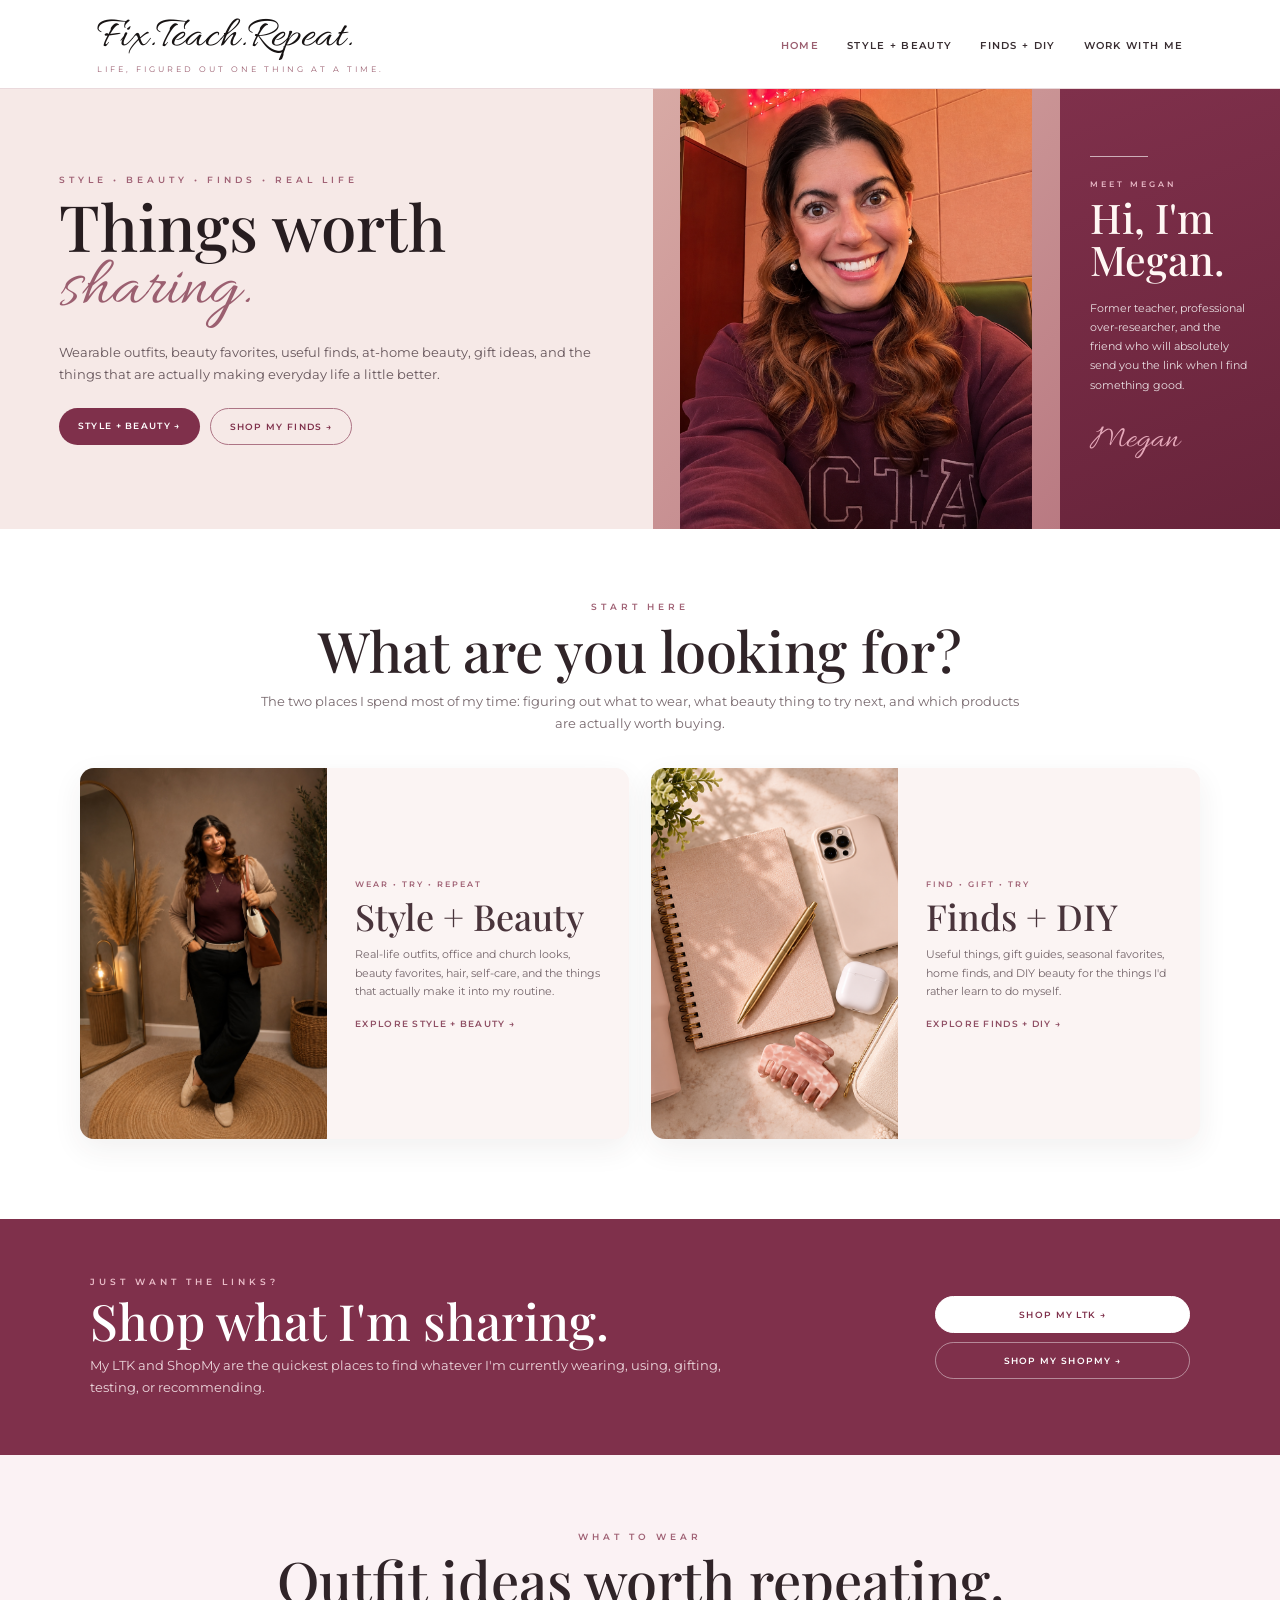
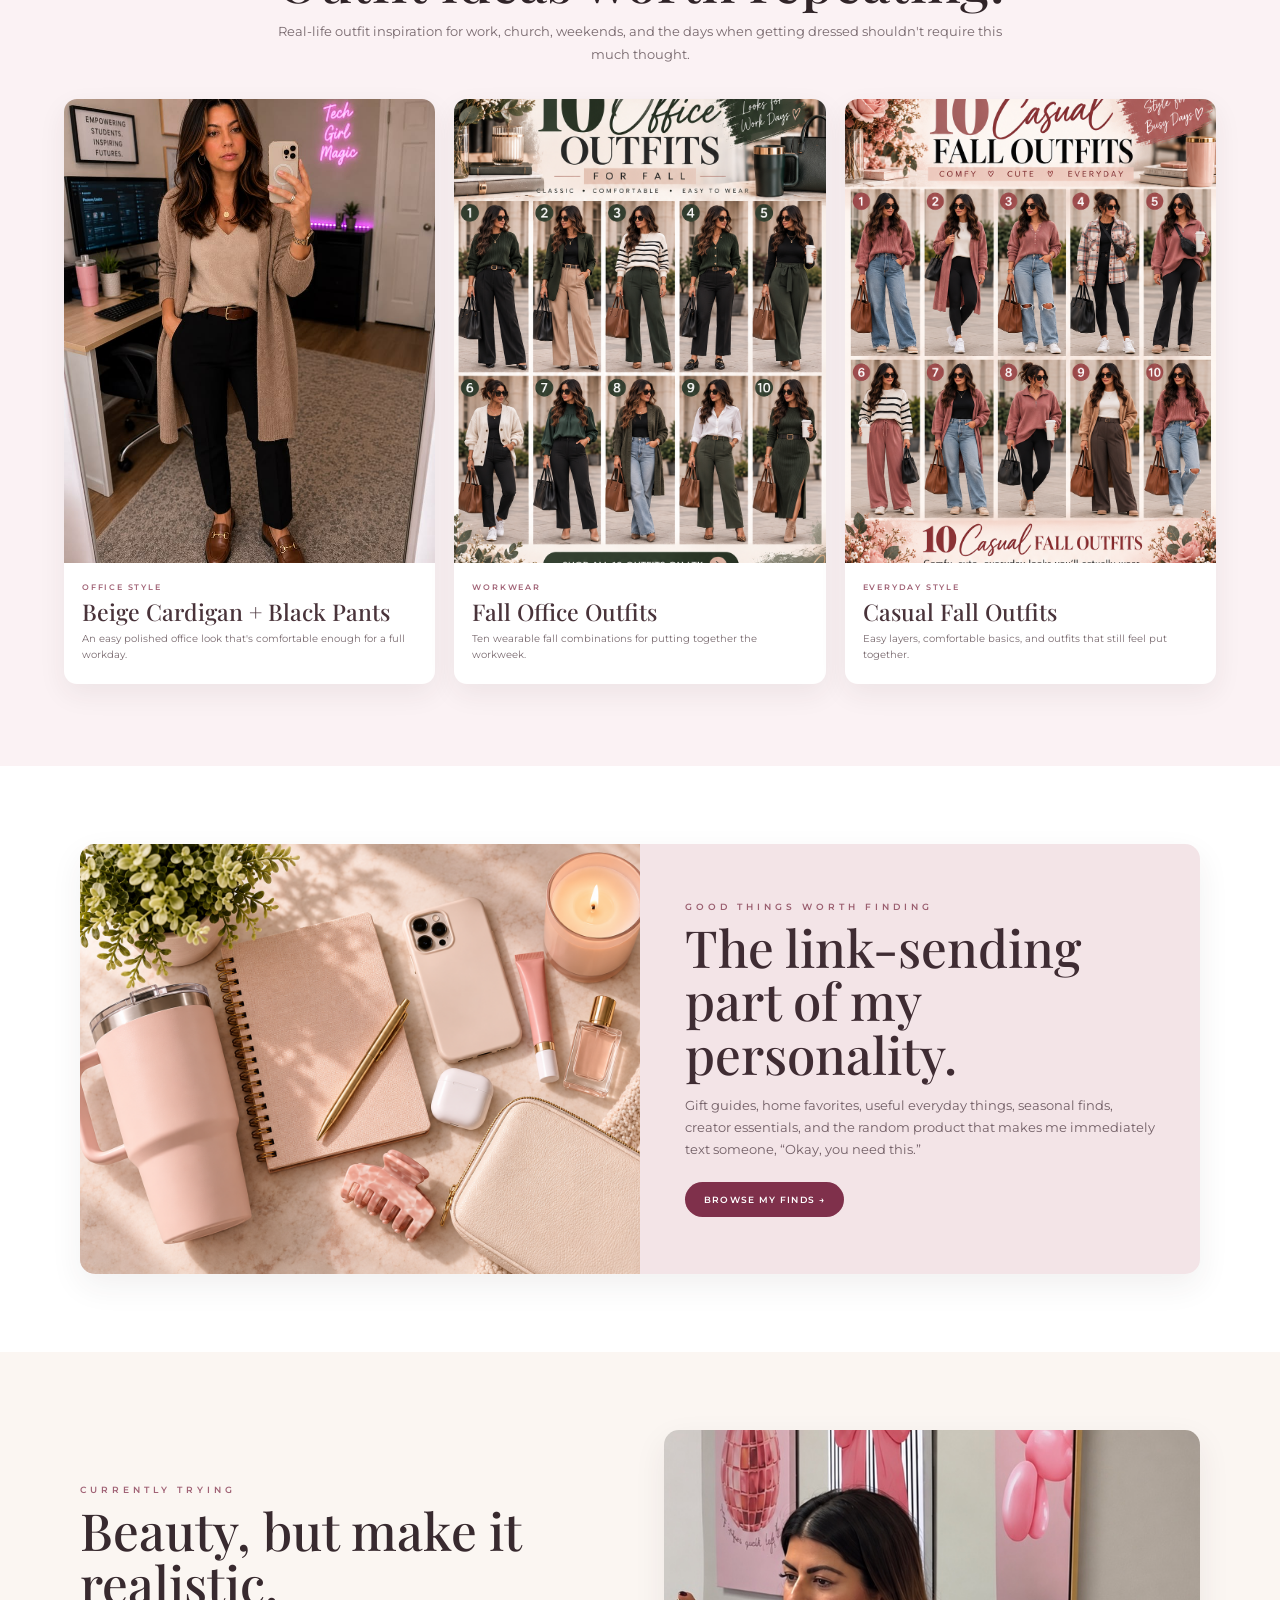
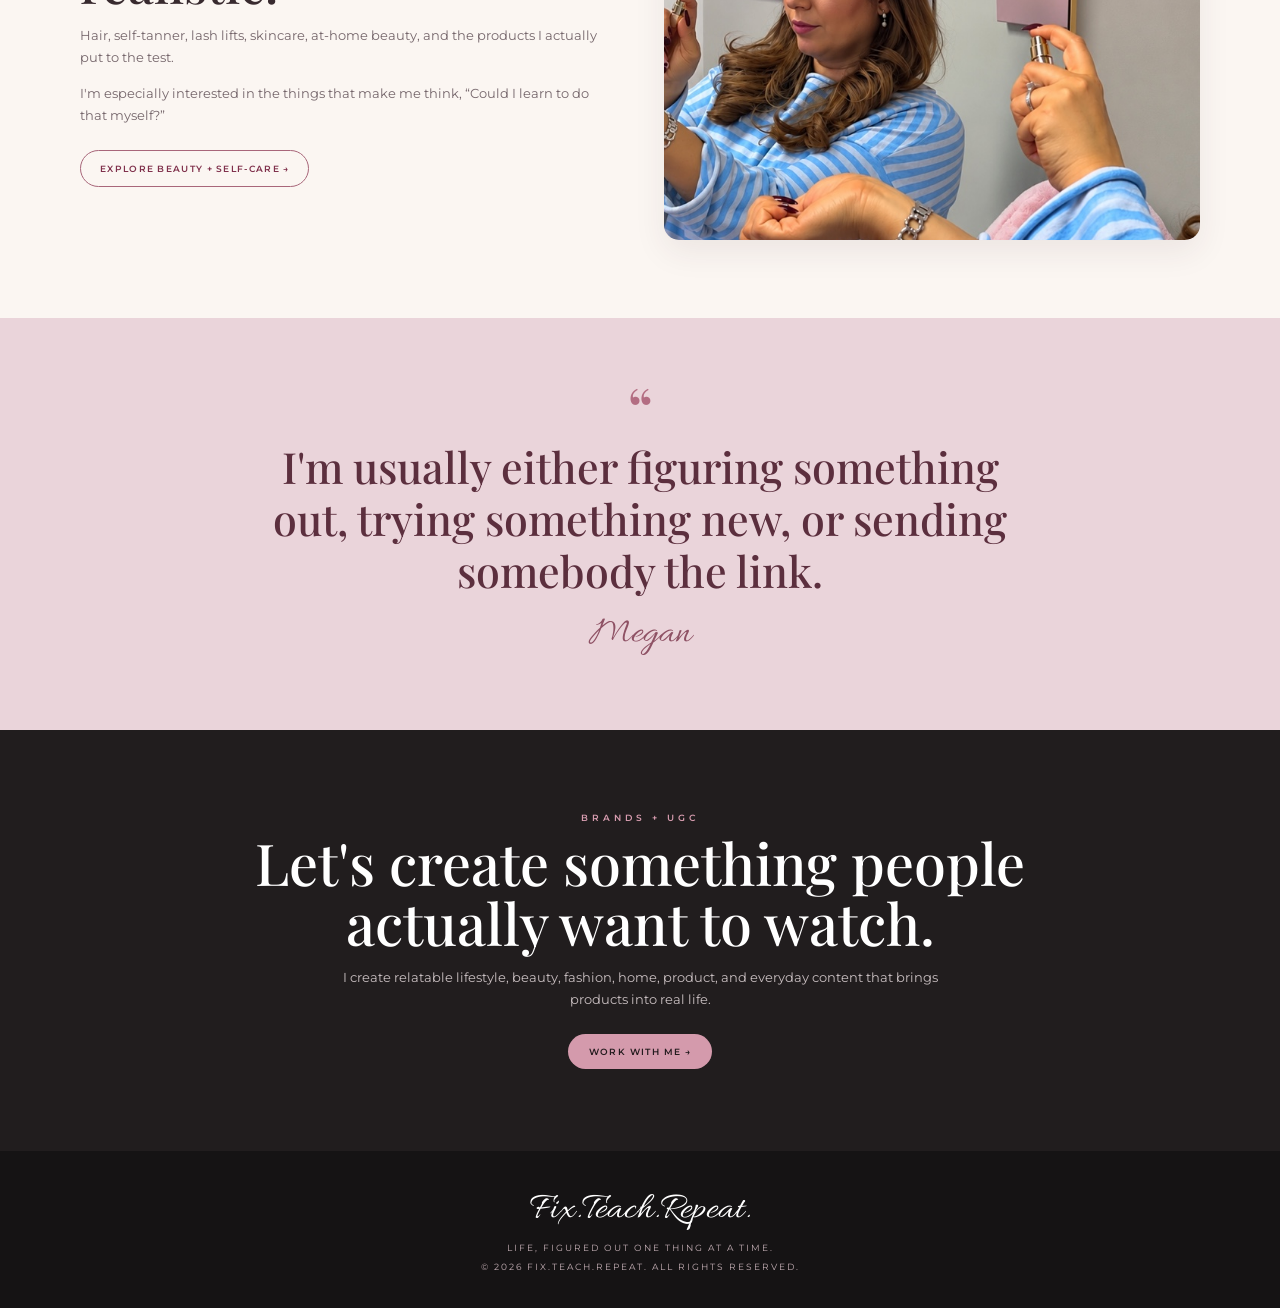
<file: index.html>
<!DOCTYPE html>
<html lang="en">

<head>

<meta charset="UTF-8">

<meta
    name="viewport"
    content="width=device-width, initial-scale=1.0"
>

<meta
    name="p:domain_verify"
    content="dd984bf563d1933077137a45abf7b188"
>

<title>Fix.Teach.Repeat. | Style, Beauty, Finds + Real Life</title>

<meta
    name="description"
    content="Fix.Teach.Repeat. shares wearable style, beauty favorites, gift guides, useful finds, at-home beauty, and everyday things worth sharing."
>

<meta
    name="robots"
    content="index, follow"
>

<link
    rel="canonical"
    href="https://fixteachrepeat.com/"
>


<!-- SOCIAL SHARE -->

<meta
    property="og:title"
    content="Fix.Teach.Repeat. | Life, Figured Out One Thing at a Time"
>

<meta
    property="og:description"
    content="Wearable style, beauty favorites, useful finds, gift guides, at-home beauty, and everyday things worth sharing."
>

<meta
    property="og:type"
    content="website"
>

<meta
    property="og:url"
    content="https://fixteachrepeat.com/"
>

<meta
    property="og:image"
    content="https://fixteachrepeat.com/images/homepage-hero-megan.png"
>


<meta
    name="twitter:card"
    content="summary_large_image"
>

<meta
    name="twitter:title"
    content="Fix.Teach.Repeat. | Life, Figured Out One Thing at a Time"
>

<meta
    name="twitter:description"
    content="Wearable style, beauty favorites, useful finds, gift guides, at-home beauty, and everyday things worth sharing."
>

<meta
    name="twitter:image"
    content="https://fixteachrepeat.com/images/homepage-hero-megan.png"
>


<link
    rel="icon"
    type="image/png"
    href="favicon.png"
>


<link rel="preconnect" href="https://fonts.googleapis.com">

<link rel="preconnect" href="https://fonts.gstatic.com" crossorigin>

<link
    href="https://fonts.googleapis.com/css2?family=Allura&family=Montserrat:wght@400;500;600&family=Playfair+Display:wght@400;500;600&display=swap"
    rel="stylesheet"
>


<style>


* {
    box-sizing: border-box;
}


html {
    scroll-behavior: smooth;
}


body {
    margin: 0;

    background: #fbf6f2;

    color: #292326;

    font-family:
        'Montserrat',
        Arial,
        sans-serif;
}


img {
    max-width: 100%;
}


a {
    -webkit-tap-highlight-color:
        rgba(127,48,75,.12);
}



/* =========================
   HEADER
========================= */

header {
    background:
        rgba(255,255,255,.97);

    border-bottom:
        1px solid #ead9dc;
}


.header-main {
    max-width: 1240px;

    margin: 0 auto;

    padding:
        18px 6% 14px;

    display: flex;

    justify-content:
        space-between;

    align-items: center;

    gap: 30px;
}


.brand {
    color: #171313;

    text-decoration: none;
}


.logo {
    font-family:
        'Allura',
        cursive;

    font-size: 44px;

    line-height: .9;
}


.tagline {
    margin-top: 6px;

    color: #9b5f70;

    font-size: 8px;

    letter-spacing: 3px;

    text-transform: uppercase;
}


nav {
    display: flex;

    align-items: center;

    justify-content: flex-end;

    flex-wrap: wrap;

    gap: 28px;
}


nav a {
    color: #392e32;

    text-decoration: none;

    font-size: 10px;

    font-weight: 600;

    letter-spacing: 1.3px;

    text-transform: uppercase;
}


nav a:hover,
nav a.active {
    color: #9b5f70;
}



/* =========================
   HERO
========================= */

.hero {
    min-height: 440px;

    display: grid;

    grid-template-columns:
        1.02fr .98fr;

    overflow: hidden;

    background: #f6e9e7;
}


.hero-copy {
    min-height: 440px;

    padding:
        38px 7% 36px 9%;

    display: flex;

    flex-direction: column;

    justify-content: center;
}


.hero-kicker {
    margin-bottom: 10px;

    color: #a06275;

    font-size: 9px;

    font-weight: 600;

    letter-spacing: 4px;

    text-transform: uppercase;
}


.hero h1 {
    margin: 0;

    color: #271d20;

    font-family:
        'Playfair Display',
        serif;

    font-size:
        clamp(48px,5vw,70px);

    font-weight: 500;

    line-height: .97;
}


.hero-script {
    display: block;

    margin-top: 2px;

    color: #9b5f70;

    font-family:
        'Allura',
        cursive;

    font-size:
        clamp(56px,5.5vw,80px);

    font-weight: 400;

    line-height: .88;
}


.hero-description {
    max-width: 560px;

    margin:
        19px 0 0;

    color: #67575c;

    font-size: 13px;

    line-height: 1.7;
}


.hero-buttons {
    display: flex;

    flex-wrap: wrap;

    gap: 10px;

    margin-top: 23px;
}


.button {
    display: inline-block;

    padding:
        12px 19px;

    border-radius: 999px;

    text-decoration: none;

    font-size: 9px;

    font-weight: 600;

    letter-spacing: 1.3px;

    text-transform: uppercase;
}


.button.primary {
    background: #7f304b;

    color: white;
}


.button.secondary {
    border:
        1px solid #ad7485;

    color: #7f304b;
}



/* =========================
   HERO RIGHT SIDE
========================= */

.hero-right {
    min-height: 440px;

    display: grid;

    grid-template-columns:
        minmax(0,1.55fr)
        minmax(220px,.75fr);

    background: #b97882;
}


.hero-photo {
    min-height: 440px;

    display: flex;

    align-items: center;

    justify-content: center;

    overflow: hidden;

    background:
        linear-gradient(
            135deg,
            #d8aaa5,
            #b97a82
        );
}


.hero-photo img {
    width: 100%;

    height: 440px;

    display: block;

    object-fit: contain;

    object-position: center;
}


.hero-intro {
    min-height: 440px;

    padding:
        42px 30px;

    display: flex;

    flex-direction: column;

    justify-content: center;

    background:
        linear-gradient(
            160deg,
            #7f304b 0%,
            #68243b 100%
        );

    color: white;
}


.hero-intro-rule {
    width: 58px;

    height: 1px;

    margin-bottom: 22px;

    background:
        rgba(255,255,255,.62);
}


.hero-intro-label {
    margin-bottom: 8px;

    color: #e8b9c6;

    font-size: 8px;

    font-weight: 600;

    letter-spacing: 3px;

    text-transform: uppercase;
}


.hero-intro h2 {
    margin:
        0 0 18px;

    color: #fff7f4;

    font-family:
        'Playfair Display',
        serif;

    font-size:
        clamp(31px,3.2vw,48px);

    font-weight: 500;

    line-height: 1.02;
}


.hero-intro p {
    margin: 0;

    color:
        rgba(255,255,255,.84);

    font-size: 11px;

    line-height: 1.75;
}


.hero-signature {
    margin-top: 25px;

    color: #e5a9ba;

    font-family:
        'Allura',
        cursive;

    font-size: 33px;
}



/* =========================
   SECTION HEADING
========================= */

.section-heading {
    max-width: 760px;

    margin:
        0 auto 34px;

    text-align: center;
}


.section-kicker {
    color: #a06275;

    font-size: 9px;

    font-weight: 600;

    letter-spacing: 4px;

    text-transform: uppercase;
}


.section-heading h2 {
    margin:
        9px 0 11px;

    color: #302428;

    font-family:
        'Playfair Display',
        serif;

    font-size:
        clamp(38px,4.5vw,56px);

    font-weight: 500;

    line-height: 1.04;
}


.section-heading p {
    margin: 0;

    color: #78696e;

    font-size: 13px;

    line-height: 1.7;
}



/* =========================
   START HERE
========================= */

.start-section {
    padding:
        72px 5% 80px;

    background: white;
}


.start-grid {
    max-width: 1120px;

    margin: auto;

    display: grid;

    grid-template-columns:
        repeat(2,1fr);

    gap: 22px;
}


.start-card {
    display: grid;

    grid-template-columns:
        .9fr 1.1fr;

    min-height: 340px;

    overflow: hidden;

    border-radius: 14px;

    color: inherit;

    text-decoration: none;

    background: #fbf4f3;

    box-shadow:
        0 10px 30px
        rgba(60,40,46,.07);

    transition:
        transform .2s ease;
}


.start-card:hover {
    transform:
        translateY(-4px);
}


.start-card img {
    width: 100%;

    height: 100%;

    display: block;

    object-fit: cover;
}


.start-card.style-card img {
    object-position:
        center 22%;
}


.start-card.find-card img {
    object-position:
        center;
}


.start-copy {
    padding:
        30px 28px;

    display: flex;

    flex-direction: column;

    justify-content: center;
}


.start-label {
    color: #a06275;

    font-size: 8px;

    font-weight: 600;

    letter-spacing: 2px;

    text-transform: uppercase;
}


.start-copy h3 {
    margin:
        8px 0 10px;

    color: #49343b;

    font-family:
        'Playfair Display',
        serif;

    font-size:
        clamp(27px,3vw,36px);

    font-weight: 500;

    line-height: 1.08;
}


.start-copy p {
    margin: 0;

    color: #75666b;

    font-size: 11px;

    line-height: 1.65;
}


.start-action {
    margin-top: 18px;

    color: #8f4f64;

    font-size: 9px;

    font-weight: 600;

    letter-spacing: 1.3px;

    text-transform: uppercase;
}



/* =========================
   QUICK SHOP
========================= */

.quick-shop {
    padding:
        57px 7%;

    background: #7f304b;

    color: white;
}


.quick-shop-inner {
    max-width: 1100px;

    margin: auto;

    display: grid;

    grid-template-columns:
        1fr auto;

    gap: 45px;

    align-items: center;
}


.quick-shop-label {
    color: #e9bbc7;

    font-size: 9px;

    font-weight: 600;

    letter-spacing: 4px;

    text-transform: uppercase;
}


.quick-shop h2 {
    margin:
        8px 0 9px;

    font-family:
        'Playfair Display',
        serif;

    font-size:
        clamp(36px,4vw,50px);

    font-weight: 500;

    line-height: 1.02;
}


.quick-shop p {
    max-width: 650px;

    margin: 0;

    color: #ecd6dc;

    font-size: 13px;

    line-height: 1.65;
}


.quick-actions {
    min-width: 255px;

    display: flex;

    flex-direction: column;

    gap: 9px;
}


.quick-button {
    display: block;

    padding:
        12px 19px;

    border:
        1px solid rgba(255,255,255,.43);

    border-radius: 999px;

    color: white;

    text-align: center;

    text-decoration: none;

    font-size: 9px;

    font-weight: 600;

    letter-spacing: 1.3px;

    text-transform: uppercase;
}


.quick-button.primary {
    background: white;

    border-color: white;

    color: #7f304b;
}



/* =========================
   OUTFIT GUIDES
========================= */

.outfits-section {
    padding:
        76px 5% 82px;

    background: #fbf2f4;
}


.outfit-grid {
    max-width: 1160px;

    margin: auto;

    display: grid;

    grid-template-columns:
        repeat(3,1fr);

    gap: 19px;
}


.outfit-card {
    overflow: hidden;

    border-radius: 13px;

    background: white;

    color: inherit;

    text-decoration: none;

    box-shadow:
        0 10px 28px
        rgba(60,40,46,.07);

    transition:
        transform .2s ease;
}


.outfit-card:hover {
    transform:
        translateY(-4px);
}


.outfit-card img {
    width: 100%;

    aspect-ratio:
        4 / 5;

    display: block;

    object-fit: cover;
}


.outfit-copy {
    padding:
        19px 18px 22px;
}


.outfit-label {
    color: #a06275;

    font-size: 8px;

    font-weight: 600;

    letter-spacing: 1.8px;

    text-transform: uppercase;
}


.outfit-copy h3 {
    margin:
        7px 0 7px;

    color: #49333a;

    font-family:
        'Playfair Display',
        serif;

    font-size: 23px;

    font-weight: 500;

    line-height: 1.1;
}


.outfit-copy p {
    margin: 0;

    color: #7a6b70;

    font-size: 10px;

    line-height: 1.55;
}



/* =========================
   FINDS
========================= */

.finds-section {
    padding:
        78px 5%;

    background: white;
}


.finds-layout {
    max-width: 1120px;

    margin: auto;

    display: grid;

    grid-template-columns:
        1fr 1fr;

    overflow: hidden;

    border-radius: 15px;

    background: #f3e4e7;

    box-shadow:
        0 12px 32px
        rgba(60,40,46,.07);
}


.finds-visual {
    min-height: 430px;
}


.finds-visual img {
    width: 100%;

    height: 100%;

    display: block;

    object-fit: cover;
}


.finds-copy {
    padding:
        54px 8%;

    display: flex;

    flex-direction: column;

    justify-content: center;
}


.finds-label {
    color: #9b5f70;

    font-size: 9px;

    font-weight: 600;

    letter-spacing: 4px;

    text-transform: uppercase;
}


.finds-copy h2 {
    margin:
        9px 0 13px;

    color: #3f2c33;

    font-family:
        'Playfair Display',
        serif;

    font-size:
        clamp(38px,4vw,53px);

    font-weight: 500;

    line-height: 1.04;
}


.finds-copy p {
    margin: 0;

    color: #725f66;

    font-size: 13px;

    line-height: 1.7;
}


.finds-button {
    display: inline-block;

    width: fit-content;

    margin-top: 22px;

    padding:
        12px 19px;

    border-radius: 999px;

    background: #7f304b;

    color: white;

    text-decoration: none;

    font-size: 9px;

    font-weight: 600;

    letter-spacing: 1.3px;

    text-transform: uppercase;
}



/* =========================
   BEAUTY
========================= */

.beauty-section {
    padding:
        78px 5%;

    background: #fbf6f2;
}


.beauty-layout {
    max-width: 1120px;

    margin: auto;

    display: grid;

    grid-template-columns:
        1fr 1fr;

    gap: 48px;

    align-items: center;
}


.beauty-copy {
    padding:
        20px 0;
}


.beauty-label {
    color: #a06275;

    font-size: 9px;

    font-weight: 600;

    letter-spacing: 4px;

    text-transform: uppercase;
}


.beauty-copy h2 {
    margin:
        9px 0 14px;

    color: #382a2f;

    font-family:
        'Playfair Display',
        serif;

    font-size:
        clamp(39px,4vw,54px);

    font-weight: 500;

    line-height: 1.04;
}


.beauty-copy p {
    margin:
        0 0 14px;

    color: #75666b;

    font-size: 13px;

    line-height: 1.7;
}


.beauty-button {
    display: inline-block;

    margin-top: 9px;

    padding:
        12px 19px;

    border-radius: 999px;

    border:
        1px solid #a8667a;

    color: #7f304b;

    text-decoration: none;

    font-size: 9px;

    font-weight: 600;

    letter-spacing: 1.3px;

    text-transform: uppercase;
}


.beauty-photo {
    min-height: 410px;

    overflow: hidden;

    border-radius: 15px;

    box-shadow:
        0 12px 32px
        rgba(60,40,46,.08);
}


.beauty-photo img {
    width: 100%;

    height: 410px;

    display: block;

    object-fit: cover;

    object-position:
        center 20%;
}



/* =========================
   QUOTE
========================= */

.quote-section {
    padding:
        72px 20px;

    background: #ead4da;

    text-align: center;
}


.quote-inner {
    max-width: 760px;

    margin: auto;
}


.quote-mark {
    color: #b36d82;

    font-family:
        'Playfair Display',
        serif;

    font-size: 64px;

    line-height: .6;
}


.quote-section blockquote {
    margin:
        13px auto 11px;

    color: #5c2f3e;

    font-family:
        'Playfair Display',
        serif;

    font-size:
        clamp(29px,3.5vw,43px);

    font-weight: 500;

    line-height: 1.2;
}


.quote-name {
    margin-top: 15px;

    color: #8e5164;

    font-family:
        'Allura',
        cursive;

    font-size: 38px;
}



/* =========================
   WORK WITH ME
========================= */

.work-section {
    position: relative;

    overflow: hidden;

    padding:
        82px 7%;

    background: #211d1e;

    color: white;
}


.work-inner {
    position: relative;

    z-index: 2;

    max-width: 820px;

    margin: auto;

    text-align: center;
}


.work-label {
    color: #d79caf;

    font-size: 9px;

    font-weight: 600;

    letter-spacing: 4px;

    text-transform: uppercase;
}


.work-section h2 {
    margin:
        10px 0 14px;

    font-family:
        'Playfair Display',
        serif;

    font-size:
        clamp(40px,4.5vw,61px);

    font-weight: 500;

    line-height: 1.03;
}


.work-section p {
    max-width: 650px;

    margin: auto;

    color: #c9bfc1;

    font-size: 13px;

    line-height: 1.7;
}


.work-button {
    display: inline-block;

    margin-top: 24px;

    padding:
        12px 21px;

    border-radius: 999px;

    background: #d49aac;

    color: #241b1e;

    text-decoration: none;

    font-size: 9px;

    font-weight: 600;

    letter-spacing: 1.4px;

    text-transform: uppercase;
}



/* =========================
   FOOTER
========================= */

footer {
    padding:
        36px 20px;

    background: #151314;

    color: #c4afb5;

    text-align: center;
}


.footer-logo {
    color: white;

    font-family:
        'Allura',
        cursive;

    font-size: 38px;
}


footer p {
    margin:
        8px 0 0;

    font-size: 9px;

    letter-spacing: 2px;

    text-transform: uppercase;
}



/* =========================
   TABLET
========================= */

@media (max-width: 1050px) {


    .hero {
        grid-template-columns:
            .95fr 1.05fr;
    }


    .hero-right {
        grid-template-columns:
            1.4fr .8fr;
    }


    .hero-intro {
        padding:
            36px 22px;
    }


    .hero-intro h2 {
        font-size: 34px;
    }

}



@media (max-width: 900px) {


    .header-main {
        flex-direction: column;

        padding:
            14px 14px 11px;

        gap: 10px;

        text-align: center;
    }


    .logo {
        font-size: 38px;
    }


    nav {
        justify-content: center;

        gap:
            7px 15px;
    }


    nav a {
        font-size: 9px;
    }


    .hero {
        grid-template-columns: 1fr;
    }


    .hero-copy {
        min-height: 0;

        padding:
            38px 7% 34px;

        text-align: center;

        align-items: center;
    }


    .hero-buttons {
        justify-content: center;
    }


    .hero-right {
        min-height: 500px;

        grid-template-columns:
            1.25fr .75fr;
    }


    .hero-photo {
        min-height: 500px;
    }


    .hero-photo img {
        height: 500px;
    }


    .hero-intro {
        min-height: 500px;
    }


    .start-grid {
        grid-template-columns: 1fr;
    }


    .quick-shop-inner {
        grid-template-columns: 1fr;

        gap: 24px;

        text-align: center;
    }


    .quick-shop p {
        margin: auto;
    }


    .quick-actions {
        width:
            min(100%,350px);

        min-width: 0;

        margin: auto;
    }


    .outfit-grid {
        grid-template-columns:
            repeat(2,1fr);
    }


    .finds-layout,
    .beauty-layout {
        grid-template-columns: 1fr;
    }


    .finds-copy {
        order: -1;
    }

}



/* =========================
   MOBILE
========================= */

@media (max-width: 600px) {


    .tagline {
        letter-spacing: 2px;
    }


    nav {
        gap:
            6px 10px;
    }


    nav a {
        font-size: 8px;
    }


    .hero-copy {
        padding:
            30px 20px 27px;
    }


    .hero h1 {
        font-size: 40px;
    }


    .hero-script {
        font-size: 49px;
    }


    .hero-description {
        font-size: 12px;
    }


    .hero-buttons {
        width: 100%;

        max-width: 330px;
    }


    .button {
        width: 100%;

        text-align: center;
    }


    .hero-right {
        min-height: 0;

        grid-template-columns: 1fr;
    }


    .hero-photo {
        min-height: 0;

        padding: 0;

        background:
            #c99094;
    }


    .hero-photo img {
        width: 100%;

        height: auto;

        max-height: none;

        object-fit: contain;
    }


    .hero-intro {
        min-height: 0;

        padding:
            30px 23px 32px;

        text-align: center;

        align-items: center;
    }


    .hero-intro-rule {
        margin-bottom: 17px;
    }


    .hero-intro h2 {
        font-size: 34px;
    }


    .hero-intro p {
        max-width: 390px;
    }


    .hero-signature {
        margin-top: 18px;
    }


    .start-section,
    .outfits-section,
    .finds-section,
    .beauty-section {
        padding:
            55px 17px;
    }


    .section-heading h2 {
        font-size: 34px;
    }


    .start-card {
        grid-template-columns:
            1fr;

        min-height: 0;
    }


    .start-card img {
        height: 235px;
    }


    .start-copy {
        padding:
            22px 20px 25px;
    }


    .quick-shop {
        padding:
            48px 20px;
    }


    .outfit-grid {
        grid-template-columns: 1fr;
    }


    .finds-visual {
        min-height: 300px;
    }


    .finds-visual img {
        min-height: 300px;
    }


    .finds-copy {
        padding:
            38px 22px;
    }


    .beauty-layout {
        gap: 28px;
    }


    .beauty-photo {
        min-height: 320px;
    }


    .beauty-photo img {
        height: 320px;
    }


    .quote-section {
        padding:
            55px 20px;
    }


    .work-section {
        padding:
            60px 20px;
    }

}

</style>



<!-- Pinterest Tag -->

<script>

!function(e){if(!window.pintrk){window.pintrk=function(){
window.pintrk.queue.push(Array.prototype.slice.call(arguments))};
var n=window.pintrk;n.queue=[],n.version="3.0";
var t=document.createElement("script");t.async=!0;t.src=e;
var r=document.getElementsByTagName("script")[0];
r.parentNode.insertBefore(t,r)}}("https://s.pinimg.com/ct/core.js");

pintrk('load', '2613752332182');
pintrk('page');

</script>


<noscript>

<img
    height="1"
    width="1"
    style="display:none;"
    alt=""
    src="https://ct.pinterest.com/v3/?event=init&tid=2613752332182&noscript=1"
/>

</noscript>


</head>



<body>



<header>


<div class="header-main">


<a
    href="/"
    class="brand"
>


<div class="logo">
    Fix.Teach.Repeat.
</div>


<div class="tagline">
    Life, figured out one thing at a time.
</div>


</a>



<nav>


<a
    href="/"
    class="active"
>
    Home
</a>


<a href="/beauty/beauty">
    Style + Beauty
</a>


<a href="/diy/diy">
    Finds + DIY
</a>


<a href="/work-with-me">
    Work With Me
</a>


</nav>


</div>


</header>



<main>



<!-- =========================
     HERO
========================= -->

<section class="hero">



<div class="hero-copy">


<div class="hero-kicker">
    Style • Beauty • Finds • Real Life
</div>


<h1>

    Things worth

    <span class="hero-script">
        sharing.
    </span>

</h1>


<p class="hero-description">

    Wearable outfits, beauty favorites,
    useful finds, at-home beauty,
    gift ideas, and the things that are
    actually making everyday life a little better.

</p>


<div class="hero-buttons">


<a
    href="/beauty/beauty"
    class="button primary"
>
    Style + Beauty →
</a>


<a
    href="/diy/diy"
    class="button secondary"
>
    Shop My Finds →
</a>


</div>


</div>



<div class="hero-right">



<div class="hero-photo">


<img
    src="images/homepage-hero-megan.png"
    alt="Megan from Fix.Teach.Repeat."
>


</div>



<div class="hero-intro">


<div class="hero-intro-rule"></div>


<div class="hero-intro-label">
    Meet Megan
</div>


<h2>
    Hi, I'm Megan.
</h2>


<p>

    Former teacher,
    professional over-researcher,
    and the friend who will absolutely
    send you the link when I find
    something good.

</p>


<div class="hero-signature">
    Megan
</div>


</div>


</div>


</section>



<!-- =========================
     START HERE
========================= -->

<section class="start-section">


<div class="section-heading">


<div class="section-kicker">
    Start Here
</div>


<h2>
    What are you looking for?
</h2>


<p>

    The two places I spend most of my time:
    figuring out what to wear,
    what beauty thing to try next,
    and which products are actually worth buying.

</p>


</div>



<div class="start-grid">



<a
    href="/beauty/beauty"
    class="start-card style-card"
>


<img
    src="images/style-photo.jpeg"
    alt="Style and beauty inspiration from Fix.Teach.Repeat."
>


<div class="start-copy">


<div class="start-label">
    Wear • Try • Repeat
</div>


<h3>
    Style + Beauty
</h3>


<p>

    Real-life outfits, office and church looks,
    beauty favorites, hair,
    self-care, and the things that actually
    make it into my routine.

</p>


<div class="start-action">
    Explore Style + Beauty →
</div>


</div>


</a>



<a
    href="/diy/diy"
    class="start-card find-card"
>


<img
    src="images/diy-finds-photo.png"
    alt="Useful finds, gift ideas, and beauty DIY favorites"
>


<div class="start-copy">


<div class="start-label">
    Find • Gift • Try
</div>


<h3>
    Finds + DIY
</h3>


<p>

    Useful things, gift guides,
    seasonal favorites, home finds,
    and DIY beauty for the things
    I'd rather learn to do myself.

</p>


<div class="start-action">
    Explore Finds + DIY →
</div>


</div>


</a>


</div>


</section>



<!-- =========================
     QUICK SHOP
========================= -->

<section class="quick-shop">


<div class="quick-shop-inner">


<div>


<div class="quick-shop-label">
    Just Want the Links?
</div>


<h2>
    Shop what I'm sharing.
</h2>


<p>

    My LTK and ShopMy are the quickest places
    to find whatever I'm currently wearing,
    using, gifting, testing, or recommending.

</p>


</div>



<div class="quick-actions">


<a
    href="https://www.shopltk.com/explore/Fix.Teach.Repeat?utm_campaign=shop_share_1&utm_source=ioscreatorapp"
    target="_blank"
    rel="noopener noreferrer sponsored"
    class="quick-button primary"
>
    Shop My LTK →
</a>


<a
    href="https://shopmy.us/shop/fixteachrepeat?tab=latest"
    target="_blank"
    rel="noopener noreferrer sponsored"
    class="quick-button"
>
    Shop My ShopMy →
</a>


</div>


</div>


</section>



<!-- =========================
     OUTFITS
========================= -->

<section class="outfits-section">


<div class="section-heading">


<div class="section-kicker">
    What to Wear
</div>


<h2>
    Outfit ideas worth repeating.
</h2>


<p>

    Real-life outfit inspiration
    for work, church, weekends,
    and the days when getting dressed
    shouldn't require this much thought.

</p>


</div>



<div class="outfit-grid">



<a
    href="/beauty/beige-cardigan-office-outfit"
    class="outfit-card"
>


<img
    src="images/beige-cardigan-office-outfit.png"
    alt="Beige cardigan office outfit"
>


<div class="outfit-copy">


<div class="outfit-label">
    Office Style
</div>


<h3>
    Beige Cardigan + Black Pants
</h3>


<p>

    An easy polished office look
    that's comfortable enough for a full workday.

</p>


</div>


</a>



<a
    href="/beauty/fall-office-outfits"
    class="outfit-card"
>


<img
    src="images/fall-office-outfits.png"
    alt="Fall office outfit ideas"
>


<div class="outfit-copy">


<div class="outfit-label">
    Workwear
</div>


<h3>
    Fall Office Outfits
</h3>


<p>

    Ten wearable fall combinations
    for putting together the workweek.

</p>


</div>


</a>



<a
    href="/beauty/casual-fall-outfits"
    class="outfit-card"
>


<img
    src="images/casual-fall-outfits.png"
    alt="Casual fall outfit ideas"
>


<div class="outfit-copy">


<div class="outfit-label">
    Everyday Style
</div>


<h3>
    Casual Fall Outfits
</h3>


<p>

    Easy layers, comfortable basics,
    and outfits that still feel put together.

</p>


</div>


</a>


</div>


</section>



<!-- =========================
     FINDS
========================= -->

<section class="finds-section">


<div class="finds-layout">



<div class="finds-visual">


<img
    src="images/diy-finds-photo.png"
    alt="Everyday finds, gift ideas, beauty items, and lifestyle favorites"
>


</div>



<div class="finds-copy">


<div class="finds-label">
    Good Things Worth Finding
</div>


<h2>
    The link-sending part of my personality.
</h2>


<p>

    Gift guides, home favorites,
    useful everyday things,
    seasonal finds, creator essentials,
    and the random product that makes me
    immediately text someone,
    “Okay, you need this.”

</p>


<a
    href="/diy/diy"
    class="finds-button"
>
    Browse My Finds →
</a>


</div>


</div>


</section>



<!-- =========================
     BEAUTY
========================= -->

<section class="beauty-section">


<div class="beauty-layout">



<div class="beauty-copy">


<div class="beauty-label">
    Currently Trying
</div>


<h2>
    Beauty, but make it realistic.
</h2>


<p>

    Hair, self-tanner, lash lifts,
    skincare, at-home beauty,
    and the products I actually put to the test.

</p>


<p>

    I'm especially interested in the things
    that make me think,
    “Could I learn to do that myself?”

</p>


<a
    href="/beauty/beauty-self-care"
    class="beauty-button"
>
    Explore Beauty + Self-Care →
</a>


</div>



<div class="beauty-photo">


<img
    src="images/beauty-portrait.jpeg"
    alt="Beauty and self-care from Fix.Teach.Repeat."
>


</div>


</div>


</section>



<!-- =========================
     QUOTE
========================= -->

<section class="quote-section">


<div class="quote-inner">


<div class="quote-mark">
    “
</div>


<blockquote>

    I'm usually either figuring something out,
    trying something new,
    or sending somebody the link.

</blockquote>


<div class="quote-name">
    Megan
</div>


</div>


</section>



<!-- =========================
     WORK WITH ME
========================= -->

<section class="work-section">


<div class="work-inner">


<div class="work-label">
    Brands + UGC
</div>


<h2>
    Let's create something people actually want to watch.
</h2>


<p>

    I create relatable lifestyle,
    beauty, fashion, home,
    product, and everyday content
    that brings products into real life.

</p>


<a
    href="/work-with-me"
    class="work-button"
>
    Work With Me →
</a>


</div>


</section>


</main>



<footer>


<div class="footer-logo">
    Fix.Teach.Repeat.
</div>


<p>
    Life, figured out one thing at a time.
</p>


<p>
    © 2026 Fix.Teach.Repeat. All rights reserved.
</p>


</footer>



<script>

/* =========================================
   LOCAL FILE TESTING
========================================= */

if (window.location.protocol === "file:") {

    const localLinks = {

        "/":
            "index.html",

        "/beauty/beauty":
            "beauty/beauty.html",

        "/beauty/style":
            "beauty/style.html",

        "/beauty/beauty-self-care":
            "beauty/beauty-self-care.html",

        "/beauty/beige-cardigan-office-outfit":
            "beauty/beige-cardigan-office-outfit.html",

        "/beauty/fall-office-outfits":
            "beauty/fall-office-outfits.html",

        "/beauty/casual-fall-outfits":
            "beauty/casual-fall-outfits.html",

        "/diy/diy":
            "diy/diy.html",

        "/work-with-me":
            "work-with-me.html"

    };


    document
        .querySelectorAll("a[href]")
        .forEach(function(link) {

            const href =
                link.getAttribute("href");


            if (localLinks[href]) {

                link.setAttribute(
                    "href",
                    localLinks[href]
                );

            }

        });

}

</script>


</body>

</html>
</file>
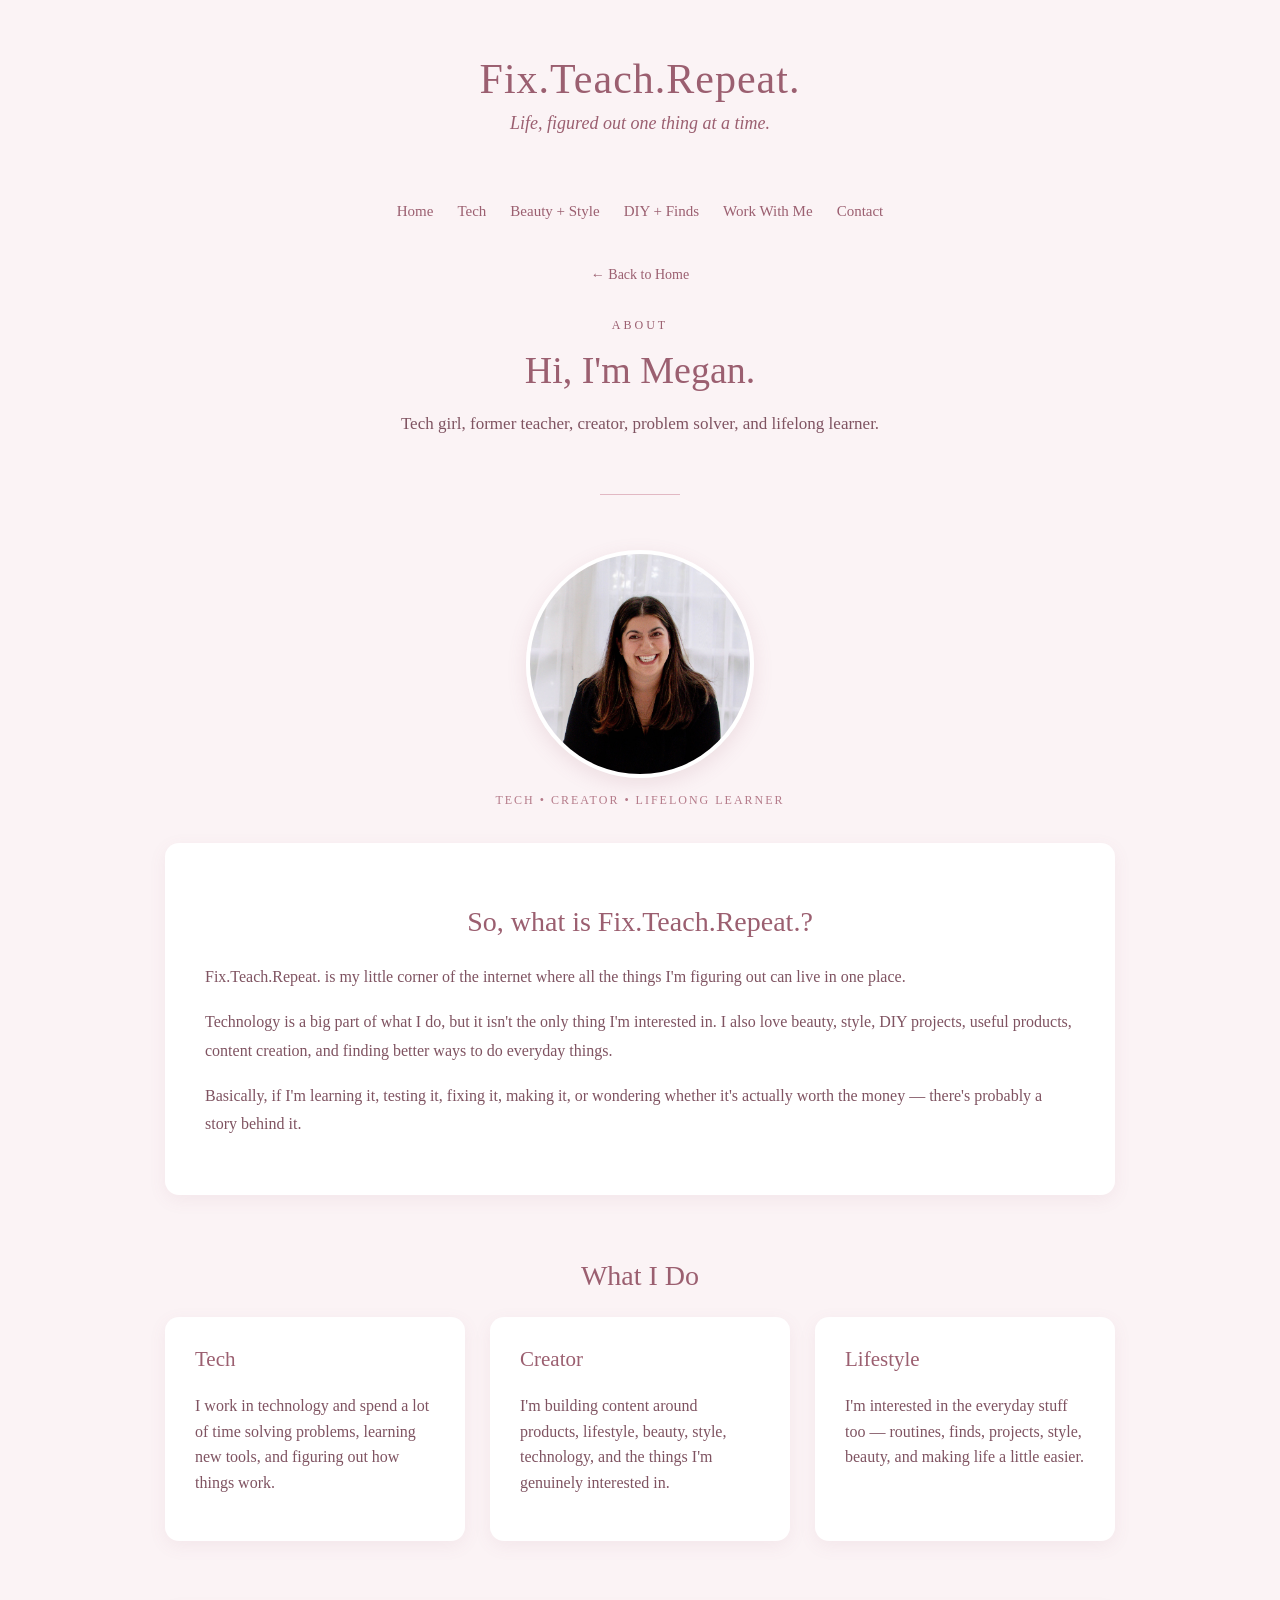
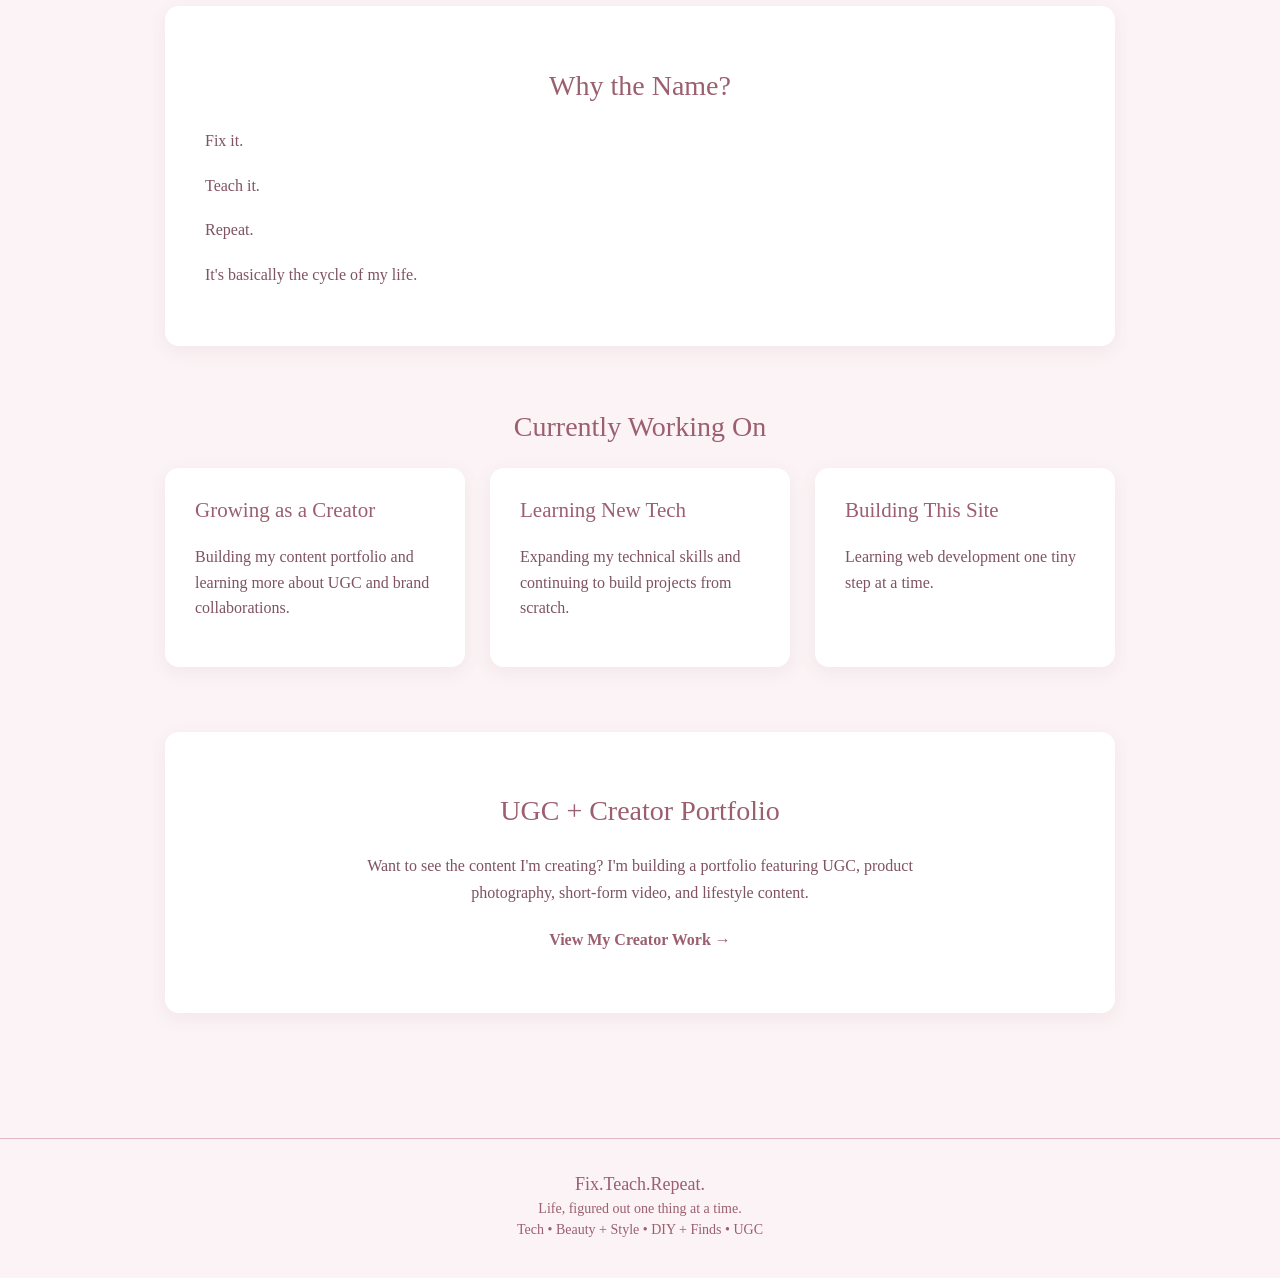
<file: about.html>
<!DOCTYPE html>
<html lang="en">
<head>

    <meta charset="UTF-8">

    <meta name="viewport" content="width=device-width, initial-scale=1.0">

    <title>About | Fix.Teach.Repeat.</title>


    <style>

        body {
            margin: 0;
            background: #fbf3f5;
            color: #9b5f70;
            font-family: Georgia, "Times New Roman", serif;
        }


        header {
            text-align: center;
            padding: 55px 20px 25px;
        }


        header h1 {
            font-size: 42px;
            margin: 0;
            font-weight: normal;
            letter-spacing: 1px;
        }


        header h1 a {
            color: #9b5f70;
            text-decoration: none;
        }


        header p {
            margin-top: 10px;
            font-size: 18px;
            font-style: italic;
        }


        nav {
            text-align: center;
            margin: 25px 0 45px;
        }


        nav a {
            color: #9b5f70;
            text-decoration: none;
            margin: 0 10px;
            font-size: 15px;
        }


        nav a:hover {
            text-decoration: underline;
        }


        main {
            max-width: 950px;
            margin: auto;
            padding: 0 25px 60px;
        }


        .back {
            text-align: center;
            margin-bottom: 35px;
        }


        .back a {
            color: #9b5f70;
            text-decoration: none;
            font-size: 14px;
        }


        .back a:hover {
            text-decoration: underline;
        }


        .intro {
            text-align: center;
            max-width: 720px;
            margin: auto;
        }


        .intro-label {
            font-size: 12px;
            letter-spacing: 3px;
            text-transform: uppercase;
            margin-bottom: 15px;
        }


        .intro h2 {
            font-size: 38px;
            font-weight: normal;
            margin: 0 0 18px;
        }


        .intro p {
            font-size: 17px;
            line-height: 1.7;
            color: #7f5361;
        }


        .divider {
            width: 80px;
            height: 1px;
            background: #e2b8c3;
            margin: 55px auto;
        }


        section {
            margin-bottom: 65px;
        }


        section h2 {
            text-align: center;
            font-size: 28px;
            font-weight: normal;
            margin-bottom: 25px;
        }


        .about-box {
            background: white;
            padding: 40px;
            border-radius: 14px;
            box-shadow: 0 5px 18px rgba(155, 95, 112, 0.08);
        }


        .about-box p {
            line-height: 1.8;
            color: #7f5361;
        }


        .photo-area {
            text-align: center;
            margin-bottom: 35px;
        }


        .about-photo {
            width: 220px;
            height: 220px;
            margin: 0 auto 15px;
            border-radius: 50%;
            object-fit: cover;
            display: block;
            border: 4px solid white;
            box-shadow: 0 6px 20px rgba(155, 95, 112, 0.14);
        }


        .photo-caption {
            margin: 0;
            font-size: 12px;
            letter-spacing: 2px;
            text-transform: uppercase;
            color: #b57b8a;
        }


        .cards {
            display: grid;
            grid-template-columns: repeat(3, 1fr);
            gap: 25px;
        }


        .card {
            background: white;
            padding: 30px;
            border-radius: 14px;
            box-shadow: 0 5px 18px rgba(155, 95, 112, 0.08);
        }


        .card h3 {
            margin-top: 0;
            font-size: 21px;
            font-weight: normal;
        }


        .card p {
            line-height: 1.6;
            color: #7f5361;
        }


        .portfolio {
            background: white;
            padding: 40px;
            border-radius: 14px;
            text-align: center;
            box-shadow: 0 5px 18px rgba(155, 95, 112, 0.08);
        }


        .portfolio p {
            max-width: 600px;
            margin: 0 auto 20px;
            line-height: 1.7;
            color: #7f5361;
        }


        .portfolio a {
            color: #9b5f70;
            font-weight: bold;
            text-decoration: none;
        }


        .portfolio a:hover {
            text-decoration: underline;
        }


        footer {
            text-align: center;
            border-top: 1px solid #e2b8c3;
            padding: 35px 20px;
            color: #9b5f70;
        }


        footer strong {
            display: block;
            font-size: 18px;
            font-weight: normal;
            margin-bottom: 6px;
        }


        footer p {
            margin: 5px 0;
            font-size: 14px;
        }


        @media (max-width: 800px) {

            header h1 {
                font-size: 36px;
            }


            .intro h2 {
                font-size: 30px;
            }


            .cards {
                grid-template-columns: 1fr;
            }


            .about-photo {
                width: 190px;
                height: 190px;
            }


            nav a {
                display: inline-block;
                margin: 7px 8px;
            }

        }

    </style>



<!-- Pinterest Tag -->
<script>
!function(e){if(!window.pintrk){window.pintrk=function(){
window.pintrk.queue.push(Array.prototype.slice.call(arguments))};
var n=window.pintrk;n.queue=[],n.version="3.0";
var t=document.createElement("script");t.async=!0;t.src=e;
var r=document.getElementsByTagName("script")[0];
r.parentNode.insertBefore(t,r)}}("https://s.pinimg.com/ct/core.js");

pintrk('load', '2613752332182');
pintrk('page');
</script>

<noscript>
<img
    height="1"
    width="1"
    style="display:none;"
    alt=""
    src="https://ct.pinterest.com/v3/?event=init&tid=2613752332182&noscript=1"
/>
</noscript>
<!-- End Pinterest Tag -->

</head>


<body>


<header>

    <h1>
        <a href="index.html">Fix.Teach.Repeat.</a>
    </h1>

    <p>
        Life, figured out one thing at a time.
    </p>

</header>



<nav>

    <a href="index.html">Home</a>

    <a href="tech/tech.html">Tech</a>

    <a href="beauty/beauty.html">Beauty + Style</a>

    <a href="diy/diy.html">DIY + Finds</a>

    <a href="work-with-me.html">Work With Me</a>

    <a href="contact.html">Contact</a>

</nav>



<main>


    <div class="back">

        <a href="index.html">
            ← Back to Home
        </a>

    </div>



    <!-- INTRO -->


    <div class="intro">

        <div class="intro-label">
            About
        </div>


        <h2>
            Hi, I'm Megan.
        </h2>


        <p>
            Tech girl, former teacher, creator, problem solver,
            and lifelong learner.
        </p>

    </div>



    <div class="divider"></div>



    <!-- PHOTO + ABOUT -->


    <section>


        <div class="photo-area">

            <img
                src="images/aboutmephoto.jpeg"
                alt="Megan"
                class="about-photo"
            >


            <p class="photo-caption">
                Tech • Creator • Lifelong Learner
            </p>

        </div>


        <div class="about-box">

            <h2>
                So, what is Fix.Teach.Repeat.?
            </h2>


            <p>
                Fix.Teach.Repeat. is my little corner of the internet
                where all the things I'm figuring out can live in one place.
            </p>


            <p>
                Technology is a big part of what I do, but it isn't
                the only thing I'm interested in. I also love beauty,
                style, DIY projects, useful products, content creation,
                and finding better ways to do everyday things.
            </p>


            <p>
                Basically, if I'm learning it, testing it, fixing it,
                making it, or wondering whether it's actually worth
                the money — there's probably a story behind it.
            </p>

        </div>

    </section>



    <!-- WHAT I DO -->


    <section>

        <h2>
            What I Do
        </h2>


        <div class="cards">


            <div class="card">

                <h3>
                    Tech
                </h3>


                <p>
                    I work in technology and spend a lot of time
                    solving problems, learning new tools, and
                    figuring out how things work.
                </p>

            </div>



            <div class="card">

                <h3>
                    Creator
                </h3>


                <p>
                    I'm building content around products,
                    lifestyle, beauty, style, technology,
                    and the things I'm genuinely interested in.
                </p>

            </div>



            <div class="card">

                <h3>
                    Lifestyle
                </h3>


                <p>
                    I'm interested in the everyday stuff too —
                    routines, finds, projects, style, beauty,
                    and making life a little easier.
                </p>

            </div>


        </div>

    </section>



    <!-- WHY THE NAME -->


    <section>

        <div class="about-box">

            <h2>
                Why the Name?
            </h2>


            <p>
                Fix it.
            </p>


            <p>
                Teach it.
            </p>


            <p>
                Repeat.
            </p>


            <p>
                It's basically the cycle of my life.
            </p>

        </div>

    </section>



    <!-- CURRENTLY WORKING ON -->


    <section>

        <h2>
            Currently Working On
        </h2>


        <div class="cards">


            <div class="card">

                <h3>
                    Growing as a Creator
                </h3>


                <p>
                    Building my content portfolio and
                    learning more about UGC and brand
                    collaborations.
                </p>

            </div>



            <div class="card">

                <h3>
                    Learning New Tech
                </h3>


                <p>
                    Expanding my technical skills and
                    continuing to build projects from scratch.
                </p>

            </div>



            <div class="card">

                <h3>
                    Building This Site
                </h3>


                <p>
                    Learning web development one tiny
                    step at a time.
                </p>

            </div>


        </div>

    </section>



    <!-- CREATOR PORTFOLIO -->


    <section>

        <div class="portfolio">

            <h2>
                UGC + Creator Portfolio
            </h2>


            <p>
                Want to see the content I'm creating?
                I'm building a portfolio featuring UGC,
                product photography, short-form video,
                and lifestyle content.
            </p>


            <p>
                <a href="work-with-me.html">
                    View My Creator Work →
                </a>
            </p>

        </div>

    </section>


</main>



<footer>

    <strong>
        Fix.Teach.Repeat.
    </strong>


    <p>
        Life, figured out one thing at a time.
    </p>


    <p>
        Tech • Beauty + Style • DIY + Finds • UGC
    </p>

</footer>


</body>
</html>
</file>
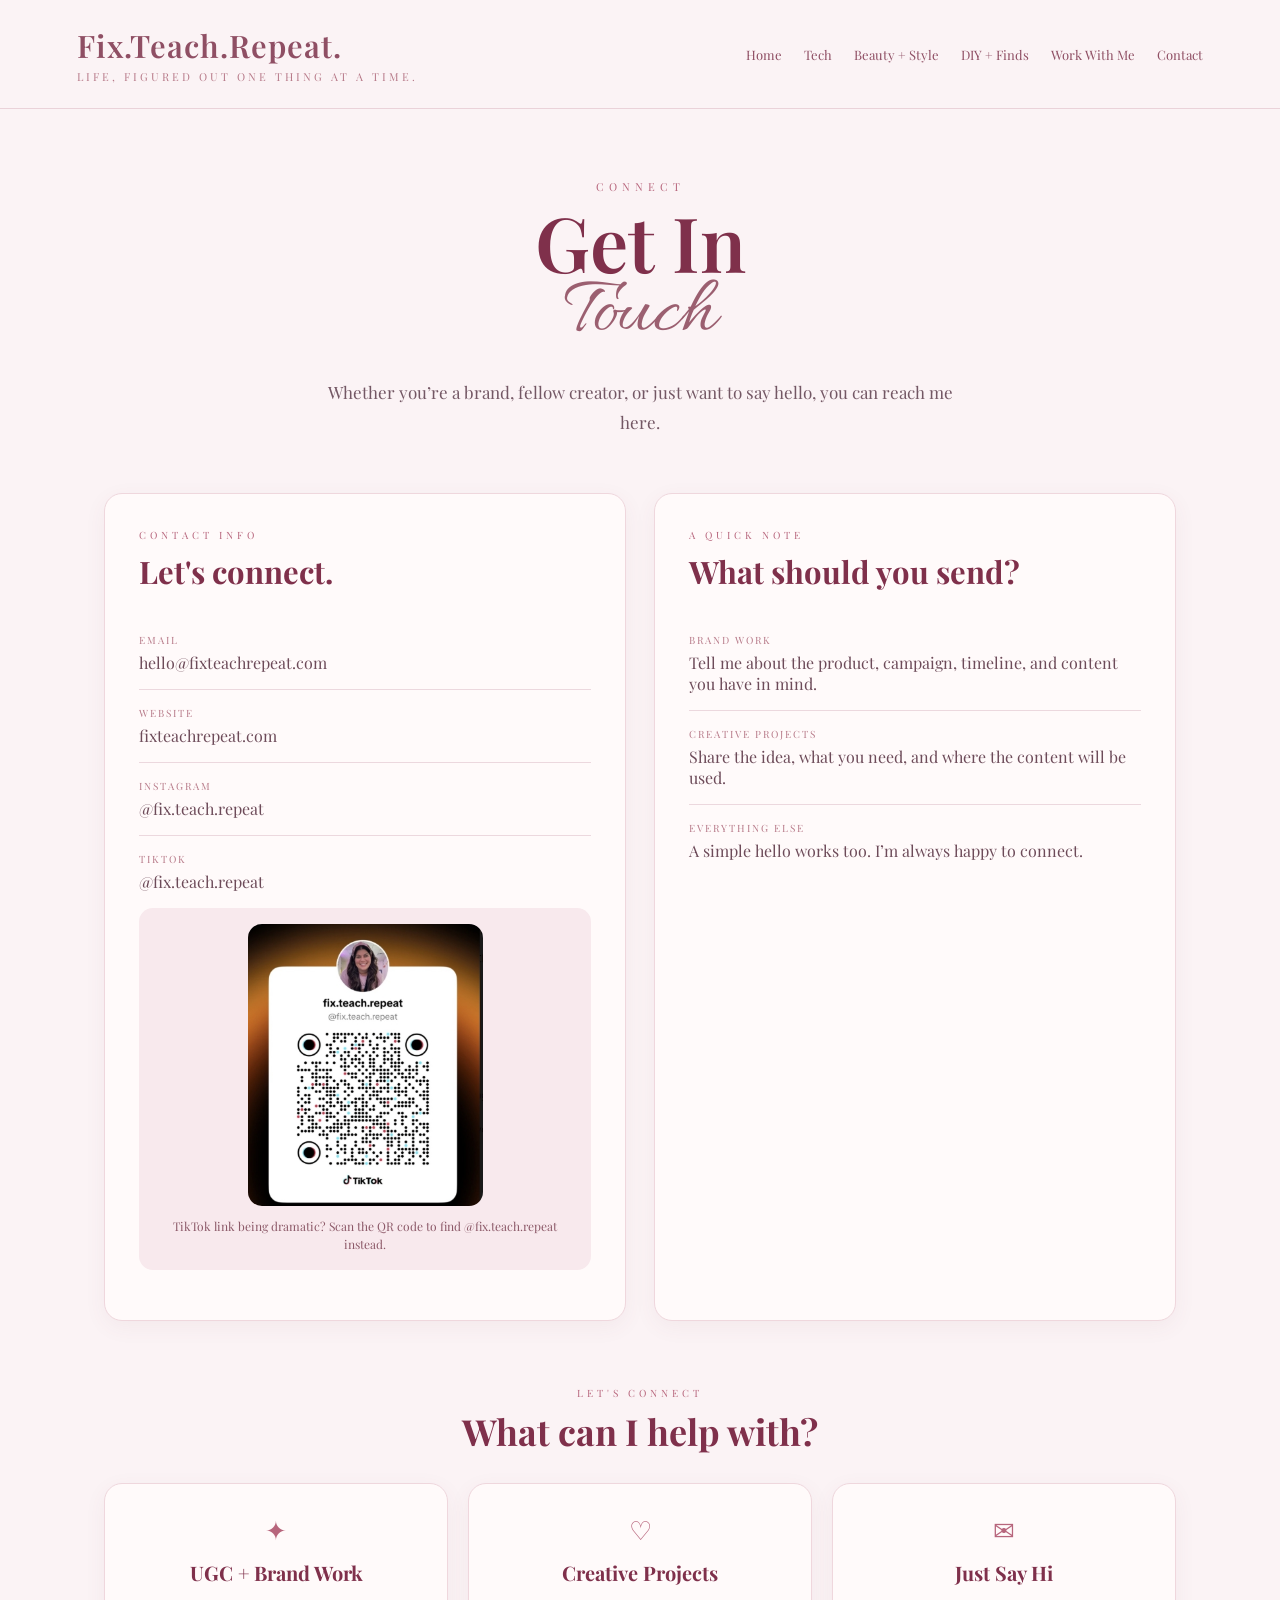
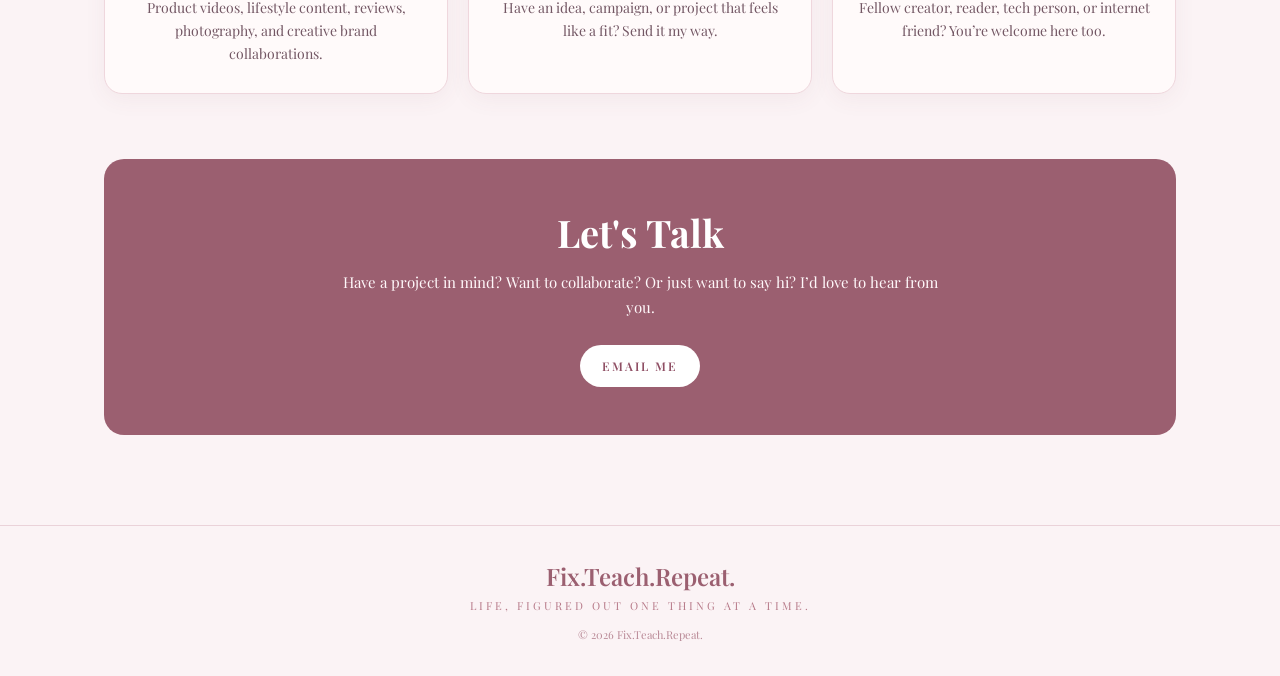
<file: contact.html>
<!DOCTYPE html>
<html lang="en">

<head>

<meta charset="UTF-8">

<meta
    name="viewport"
    content="width=device-width, initial-scale=1.0"
>

<title>Contact | Fix.Teach.Repeat.</title>

<meta
    name="description"
    content="Get in touch with Fix.Teach.Repeat. for UGC, brand collaborations, creative projects, or just to say hello."
>


<!-- SOCIAL SHARE PREVIEW -->

<meta
    property="og:title"
    content="Contact | Fix.Teach.Repeat."
>

<meta
    property="og:description"
    content="Get in touch for UGC, brand collaborations, creative projects, or just to say hello."
>

<meta
    property="og:type"
    content="website"
>

<meta
    property="og:url"
    content="https://fixteachrepeat.com/contact.html"
>

<meta
    property="og:image"
    content="https://fixteachrepeat.com/images/aboutmephoto.jpeg"
>


<meta
    name="twitter:card"
    content="summary_large_image"
>

<meta
    name="twitter:title"
    content="Contact | Fix.Teach.Repeat."
>

<meta
    name="twitter:description"
    content="Get in touch for UGC, brand collaborations, creative projects, or just to say hello."
>

<meta
    name="twitter:image"
    content="https://fixteachrepeat.com/images/aboutmephoto.jpeg"
>


<link
    rel="icon"
    type="image/png"
    href="favicon.png"
>

<link rel="preconnect" href="https://fonts.googleapis.com">

<link rel="preconnect" href="https://fonts.gstatic.com" crossorigin>

<link
    href="https://fonts.googleapis.com/css2?family=Allura&family=Playfair+Display:wght@400;500;600;700&display=swap"
    rel="stylesheet"
>

<style>


/* =========================================
   GLOBAL
========================================= */

* {
    box-sizing: border-box;
}


body {

    margin: 0;

    background: #fbf3f5;

    color: #5f4851;

    font-family:
        "Playfair Display",
        Georgia,
        serif;

}


a {

    color: inherit;

}



/* =========================================
   HEADER
========================================= */

header {

    padding: 24px 6%;

    border-bottom: 1px solid #ead2d9;

    display: flex;

    justify-content: space-between;

    align-items: center;

    gap: 30px;

}


.logo {

    text-decoration: none;

    color: #8f4f64;

}


.logo-main {

    display: block;

    font-size: 31px;

    font-weight: 600;

    letter-spacing: 1px;

}


.logo-tagline {

    display: block;

    margin-top: 3px;

    font-size: 11px;

    letter-spacing: 3px;

    text-transform: uppercase;

    color: #b77a89;

}


nav {

    display: flex;

    flex-wrap: wrap;

    justify-content: flex-end;

    gap: 10px 22px;

}


nav a {

    text-decoration: none;

    color: #8f4f64;

    font-size: 13px;

}


nav a:hover {

    text-decoration: underline;

}



/* =========================================
   MAIN
========================================= */

main {

    max-width: 1120px;

    margin: auto;

    padding: 70px 24px 90px;

}



/* =========================================
   HERO
========================================= */

.hero {

    text-align: center;

    max-width: 760px;

    margin: auto;

}


.eyebrow {

    color: #b7657c;

    text-transform: uppercase;

    letter-spacing: 5px;

    font-size: 11px;

    margin-bottom: 12px;

}


.hero h1 {

    margin: 0;

    color: #7f304b;

    font-size: clamp(48px, 7vw, 76px);

    font-weight: 600;

    line-height: 0.95;

}


.script {

    display: block;

    margin-top: -2px;

    font-family: "Allura", cursive;

    font-size: 1.08em;

    font-weight: 400;

    color: #9b5f70;

}


.hero p {

    max-width: 650px;

    margin: 24px auto 0;

    font-size: 17px;

    line-height: 1.75;

    color: #735764;

}



/* =========================================
   CONTACT GRID
========================================= */

.contact-grid {

    margin-top: 55px;

    display: grid;

    grid-template-columns: 1fr 1fr;

    gap: 28px;

}


.contact-card,
.help-card {

    background: #fffafa;

    border: 1px solid #efd7dd;

    border-radius: 18px;

    box-shadow:
        0 6px 22px
        rgba(120, 70, 85, 0.06);

}


.contact-card {

    padding: 34px;

}


.card-label,
.section-label {

    color: #b7657c;

    text-transform: uppercase;

    letter-spacing: 4px;

    font-size: 10px;

}


.contact-card h2 {

    color: #7f304b;

    font-size: 31px;

    margin: 8px 0 25px;

}


.contact-row {

    padding: 16px 0;

    border-bottom: 1px solid #ecd8de;

}


.contact-row:last-child {

    border-bottom: none;

}


.contact-row span {

    display: block;

    color: #b77a89;

    text-transform: uppercase;

    letter-spacing: 2px;

    font-size: 10px;

    margin-bottom: 5px;

}


.contact-row a,
.contact-row div {

    text-decoration: none;

    color: #6d4b59;

    font-size: 16px;

}


.contact-row a:hover {

    color: #9b5f70;

}



/* =========================================
   TIKTOK QR
========================================= */

.tiktok-qr-wrap {

    margin-top: 16px;

    padding: 16px;

    background: #f8e9ed;

    border-radius: 14px;

    text-align: center;

}


.tiktok-qr {

    display: block;

    width: 100%;

    max-width: 235px;

    height: auto;

    margin: 0 auto;

    border-radius: 14px;

}


.tiktok-qr-note {

    margin-top: 11px;

    font-size: 12px !important;

    line-height: 1.55;

    color: #8c5968 !important;

}



/* =========================================
   HELP SECTION
========================================= */

.help-wrap {

    margin-top: 65px;

}


.help-heading {

    text-align: center;

    margin-bottom: 28px;

}


.help-heading h2 {

    margin: 7px 0 0;

    color: #7f304b;

    font-size: 36px;

}


.help-grid {

    display: grid;

    grid-template-columns:
        repeat(3, 1fr);

    gap: 20px;

}


.help-card {

    padding: 28px 24px;

    text-align: center;

}


.help-icon {

    color: #b7657c;

    font-size: 26px;

    margin-bottom: 12px;

}


.help-card h3 {

    margin: 0 0 10px;

    color: #7f304b;

    font-size: 20px;

}


.help-card p {

    margin: 0;

    font-size: 14px;

    line-height: 1.65;

    color: #735764;

}



/* =========================================
   CTA
========================================= */

.cta {

    margin-top: 65px;

    background: #9b5f70;

    color: white;

    text-align: center;

    border-radius: 20px;

    padding: 48px 30px;

}


.cta h2 {

    font-size: 38px;

    margin: 0 0 12px;

}


.cta p {

    max-width: 600px;

    margin: auto;

    line-height: 1.7;

    font-size: 15px;

    color: #fff8fa;

}


.cta-button {

    display: inline-block;

    margin-top: 24px;

    padding: 13px 22px;

    border-radius: 999px;

    background: white;

    color: #8f4f64;

    text-decoration: none;

    font-size: 12px;

    letter-spacing: 2px;

    text-transform: uppercase;

    font-weight: 600;

}



/* =========================================
   FOOTER
========================================= */

footer {

    border-top: 1px solid #ead2d9;

    text-align: center;

    padding: 34px 20px;

    color: #9b5f70;

}


.footer-logo {

    font-size: 24px;

    font-weight: 600;

}


.footer-tagline {

    margin-top: 6px;

    font-size: 11px;

    letter-spacing: 3px;

    text-transform: uppercase;

    color: #b77a89;

}


.copyright {

    margin-top: 14px;

    font-size: 11px;

    color: #b98996;

}



/* =========================================
   MOBILE
========================================= */

@media (max-width: 800px) {


    header {

        display: block;

        text-align: center;

        padding: 16px 14px 11px;

    }


    .logo-main {

        font-size: 28px;

    }


    .logo-tagline {

        font-size: 10px;

        letter-spacing: 2.5px;

    }


    nav {

        justify-content: center;

        margin-top: 11px;

        gap: 6px 14px;

    }


    nav a {

        font-size: 12px;

    }


    main {

        padding: 42px 16px 55px;

    }


    .eyebrow {

        letter-spacing: 4px;

    }


    .hero h1 {

        font-size: 46px;

    }


    .hero p {

        font-size: 15px;

        line-height: 1.55;

        margin-top: 18px;

    }


    .contact-grid {

        grid-template-columns: 1fr;

        margin-top: 32px;

    }


    .contact-card {

        padding: 24px 20px;

    }


    .contact-card h2 {

        font-size: 27px;

        margin-bottom: 18px;

    }


    .contact-row {

        padding: 13px 0;

    }


    .tiktok-qr-wrap {

        padding: 14px;

    }


    .tiktok-qr {

        max-width: 220px;

    }


    .help-wrap {

        margin-top: 45px;

    }


    .help-heading h2 {

        font-size: 30px;

    }


    .help-grid {

        grid-template-columns: 1fr;

        gap: 14px;

    }


    .help-card {

        padding: 22px 18px;

    }


    .cta {

        margin-top: 45px;

        padding: 34px 22px;

    }


    .cta h2 {

        font-size: 31px;

    }


    .cta p {

        font-size: 14px;

        line-height: 1.55;

    }

}


</style>



<!-- Pinterest Tag -->
<script>
!function(e){if(!window.pintrk){window.pintrk=function(){
window.pintrk.queue.push(Array.prototype.slice.call(arguments))};
var n=window.pintrk;n.queue=[],n.version="3.0";
var t=document.createElement("script");t.async=!0;t.src=e;
var r=document.getElementsByTagName("script")[0];
r.parentNode.insertBefore(t,r)}}("https://s.pinimg.com/ct/core.js");

pintrk('load', '2613752332182');
pintrk('page');
</script>

<noscript>
<img
    height="1"
    width="1"
    style="display:none;"
    alt=""
    src="https://ct.pinterest.com/v3/?event=init&tid=2613752332182&noscript=1"
/>
</noscript>
<!-- End Pinterest Tag -->

</head>


<body>


<!-- =========================================
     HEADER
========================================= -->

<header>


    <a
        href="index.html"
        class="logo"
    >

        <span class="logo-main">

            Fix.Teach.Repeat.

        </span>

        <span class="logo-tagline">

            Life, figured out one thing at a time.

        </span>

    </a>


    <nav>


        <a href="index.html">
            Home
        </a>


        <a href="tech/tech.html">
            Tech
        </a>


        <a href="beauty/beauty.html">
            Beauty + Style
        </a>


        <a href="diy/diy.html">
            DIY + Finds
        </a>


        <a href="work-with-me.html">
            Work With Me
        </a>


        <a href="contact.html">
            Contact
        </a>


    </nav>


</header>



<main>


<!-- =========================================
     HERO
========================================= -->

<section class="hero">


    <div class="eyebrow">

        Connect

    </div>


    <h1>

        Get In

        <span class="script">

            Touch

        </span>

    </h1>


    <p>

        Whether you’re a brand, fellow creator,
        or just want to say hello,
        you can reach me here.

    </p>


</section>



<!-- =========================================
     CONTACT
========================================= -->

<section class="contact-grid">


    <div class="contact-card">


        <div class="card-label">

            Contact Info

        </div>


        <h2>

            Let's connect.

        </h2>


        <div class="contact-row">


            <span>

                Email

            </span>


            <a href="mailto:hello@fixteachrepeat.com">

                hello@fixteachrepeat.com

            </a>


        </div>


        <div class="contact-row">


            <span>

                Website

            </span>


            <a href="https://fixteachrepeat.com">

                fixteachrepeat.com

            </a>


        </div>


        <div class="contact-row">


            <span>

                Instagram

            </span>


            <a
                href="https://www.instagram.com/fix.teach.repeat/"
                target="_blank"
                rel="noopener noreferrer"
            >

                @fix.teach.repeat

            </a>


        </div>


        <div class="contact-row">


            <span>

                TikTok

            </span>


            <a
                href="https://www.tiktok.com/@fix.teach.repeat"
                target="_blank"
                rel="noopener noreferrer"
            >

                @fix.teach.repeat

            </a>


            <div class="tiktok-qr-wrap">

                <img
                    src="images/tiktok-qr.jpeg"
                    alt="TikTok QR code for @fix.teach.repeat"
                    class="tiktok-qr"
                >

                <div class="tiktok-qr-note">

                    TikTok link being dramatic?
                    Scan the QR code to find
                    @fix.teach.repeat instead.

                </div>

            </div>


        </div>


    </div>



    <div class="contact-card">


        <div class="card-label">

            A Quick Note

        </div>


        <h2>

            What should you send?

        </h2>


        <div class="contact-row">


            <span>

                Brand Work

            </span>


            <div>

                Tell me about the product,
                campaign, timeline, and content
                you have in mind.

            </div>


        </div>


        <div class="contact-row">


            <span>

                Creative Projects

            </span>


            <div>

                Share the idea, what you need,
                and where the content will be used.

            </div>


        </div>


        <div class="contact-row">


            <span>

                Everything Else

            </span>


            <div>

                A simple hello works too.
                I’m always happy to connect.

            </div>


        </div>


    </div>


</section>



<!-- =========================================
     HELP
========================================= -->

<section class="help-wrap">


    <div class="help-heading">


        <div class="section-label">

            Let's Connect

        </div>


        <h2>

            What can I help with?

        </h2>


    </div>



    <div class="help-grid">


        <div class="help-card">


            <div class="help-icon">

                ✦

            </div>


            <h3>

                UGC + Brand Work

            </h3>


            <p>

                Product videos, lifestyle content,
                reviews, photography, and creative
                brand collaborations.

            </p>


        </div>



        <div class="help-card">


            <div class="help-icon">

                ♡

            </div>


            <h3>

                Creative Projects

            </h3>


            <p>

                Have an idea, campaign,
                or project that feels like a fit?

                Send it my way.

            </p>


        </div>



        <div class="help-card">


            <div class="help-icon">

                ✉

            </div>


            <h3>

                Just Say Hi

            </h3>


            <p>

                Fellow creator, reader,
                tech person, or internet friend?

                You’re welcome here too.

            </p>


        </div>


    </div>


</section>



<!-- =========================================
     CTA
========================================= -->

<section class="cta">


    <h2>

        Let's Talk

    </h2>


    <p>

        Have a project in mind?

        Want to collaborate?

        Or just want to say hi?

        I’d love to hear from you.

    </p>


    <a
        href="mailto:hello@fixteachrepeat.com"
        class="cta-button"
    >

        Email Me

    </a>


</section>


</main>



<!-- =========================================
     FOOTER
========================================= -->

<footer>


    <div class="footer-logo">

        Fix.Teach.Repeat.

    </div>


    <div class="footer-tagline">

        Life, figured out one thing at a time.

    </div>


    <div class="copyright">

        © 2026 Fix.Teach.Repeat.

    </div>


</footer>


</body>

</html>
</file>
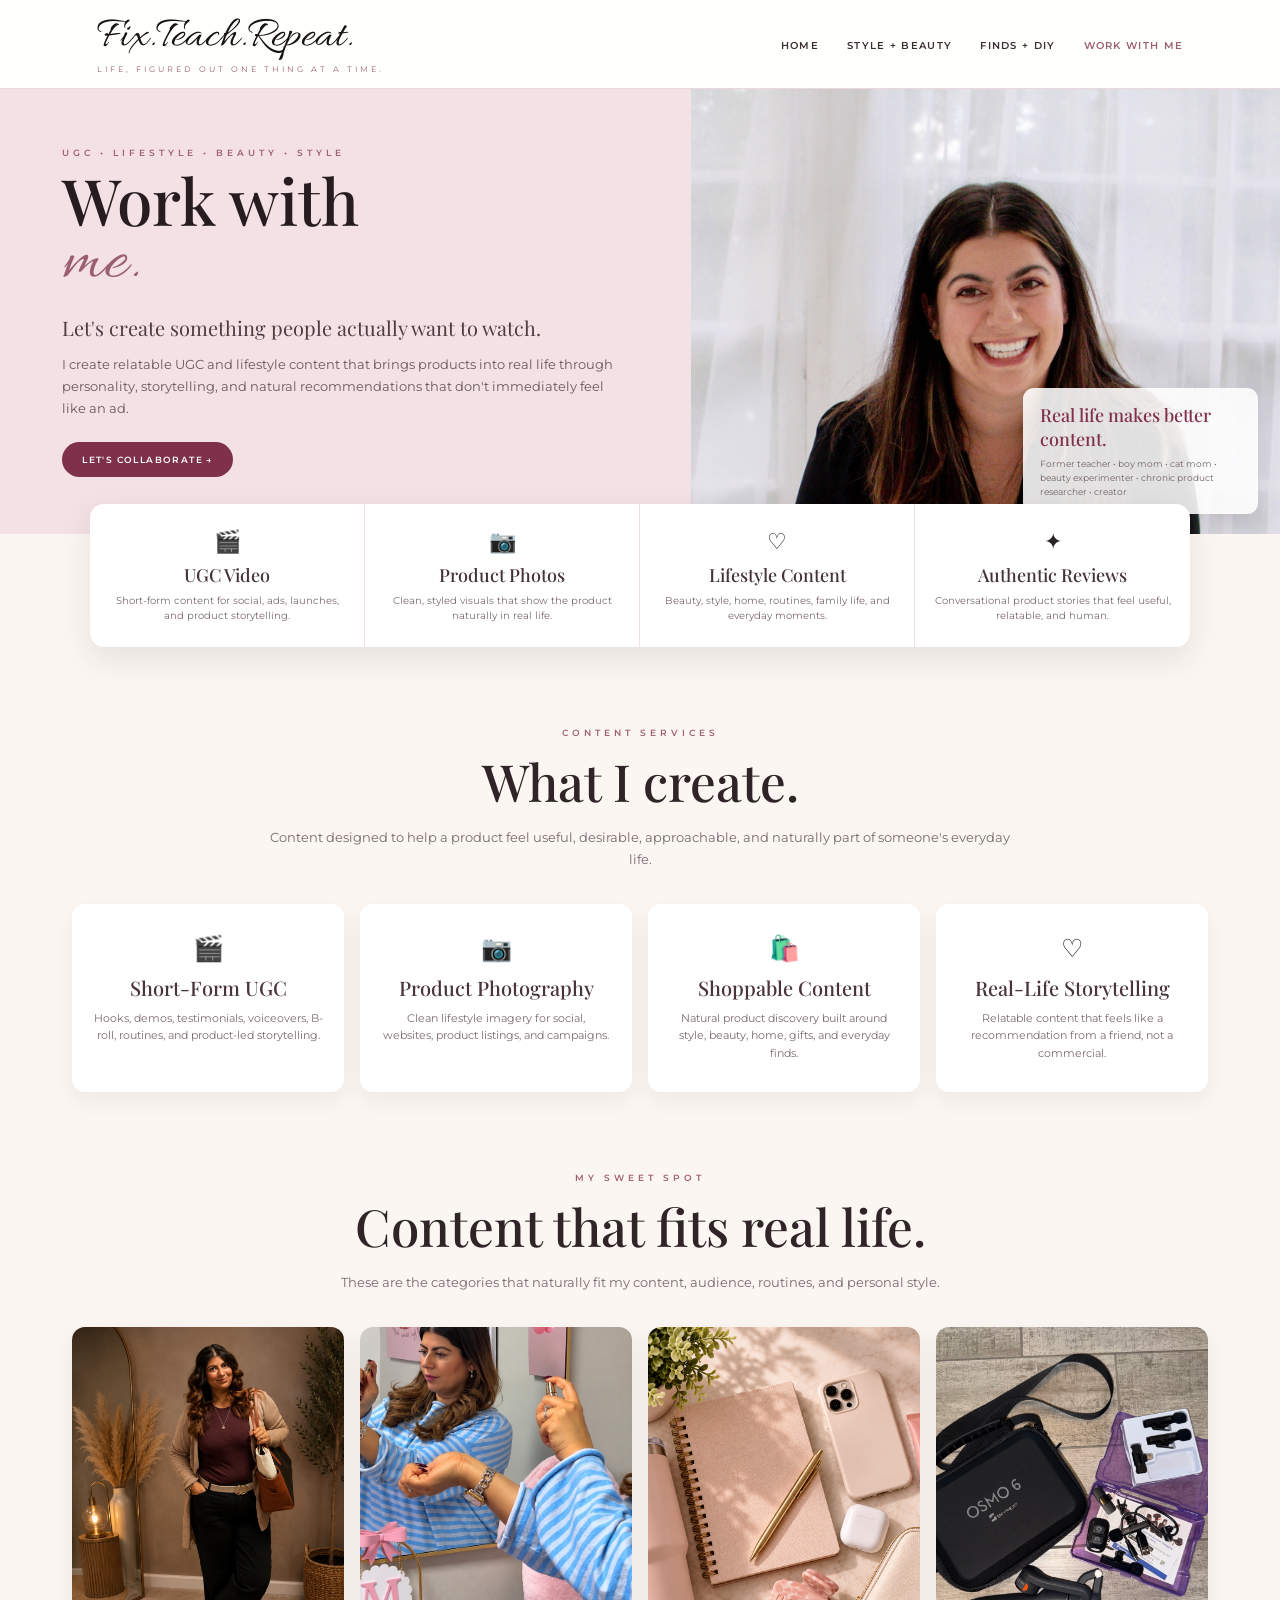
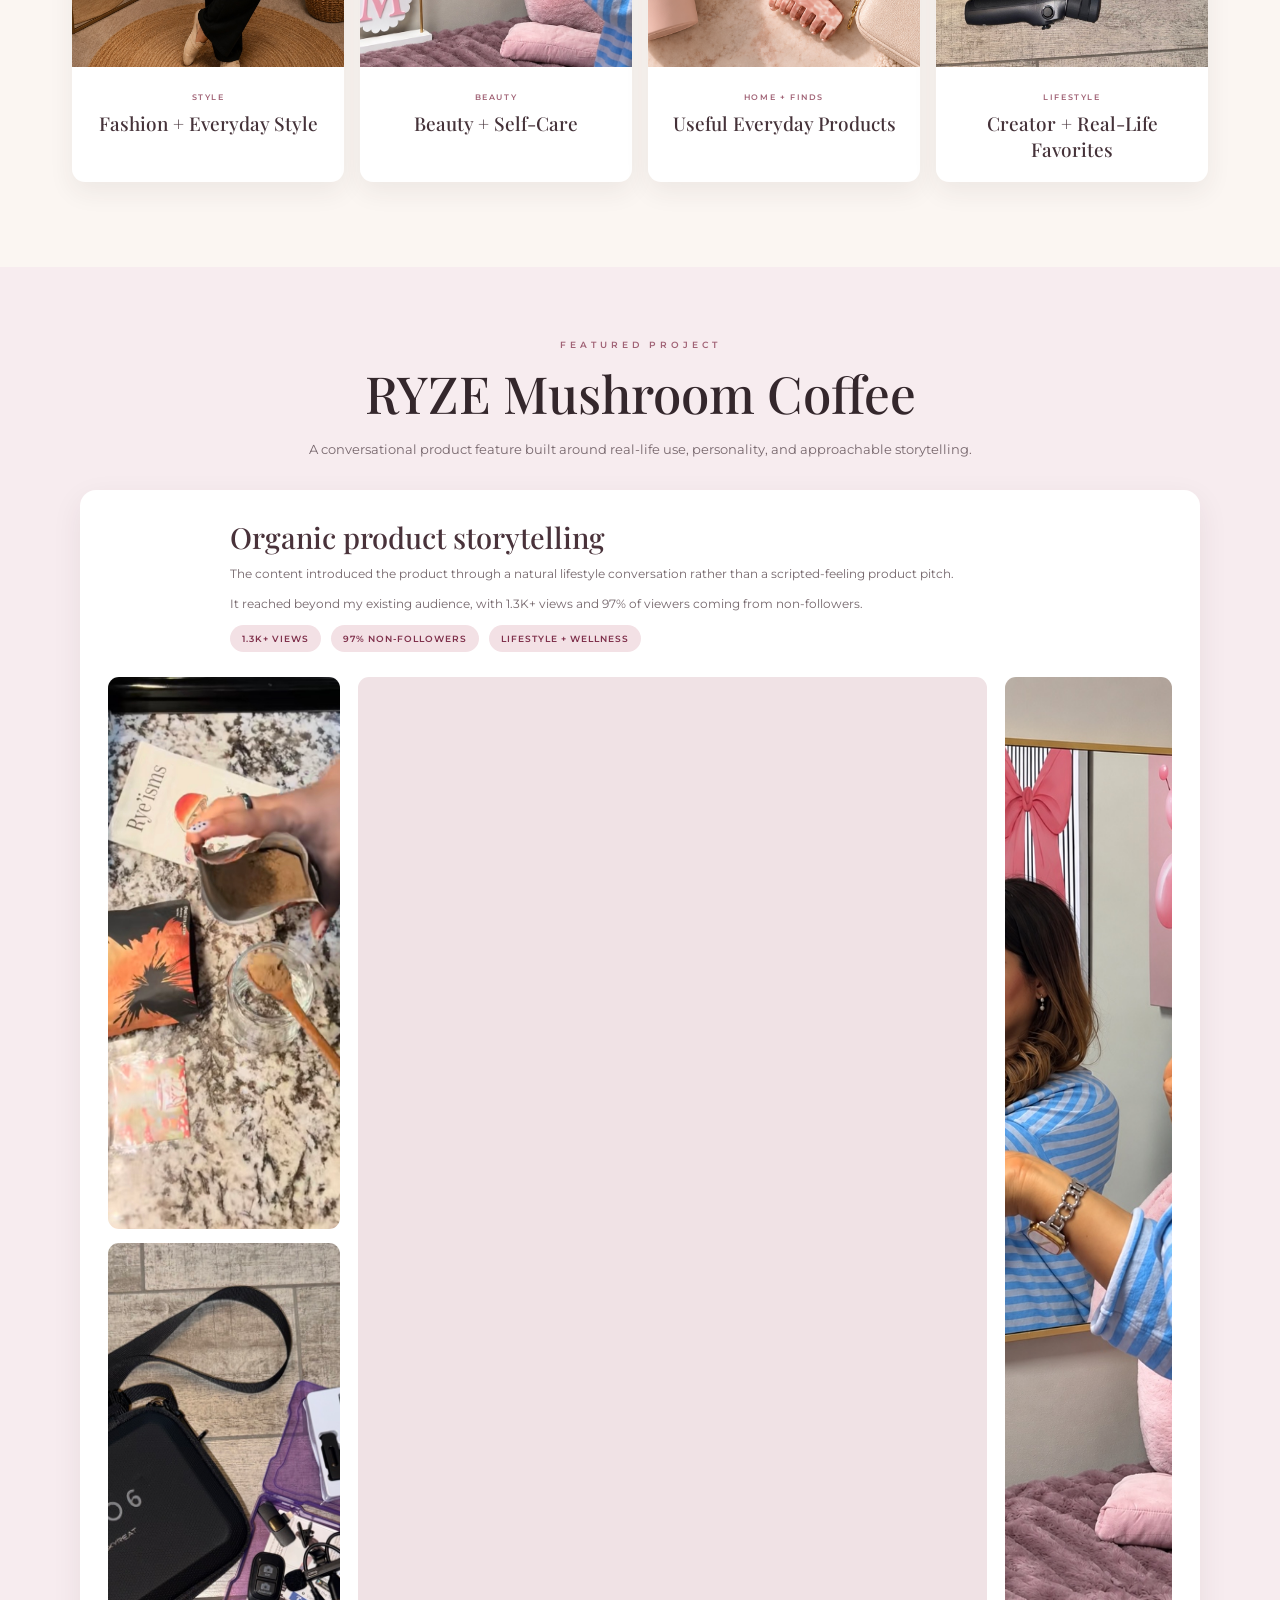
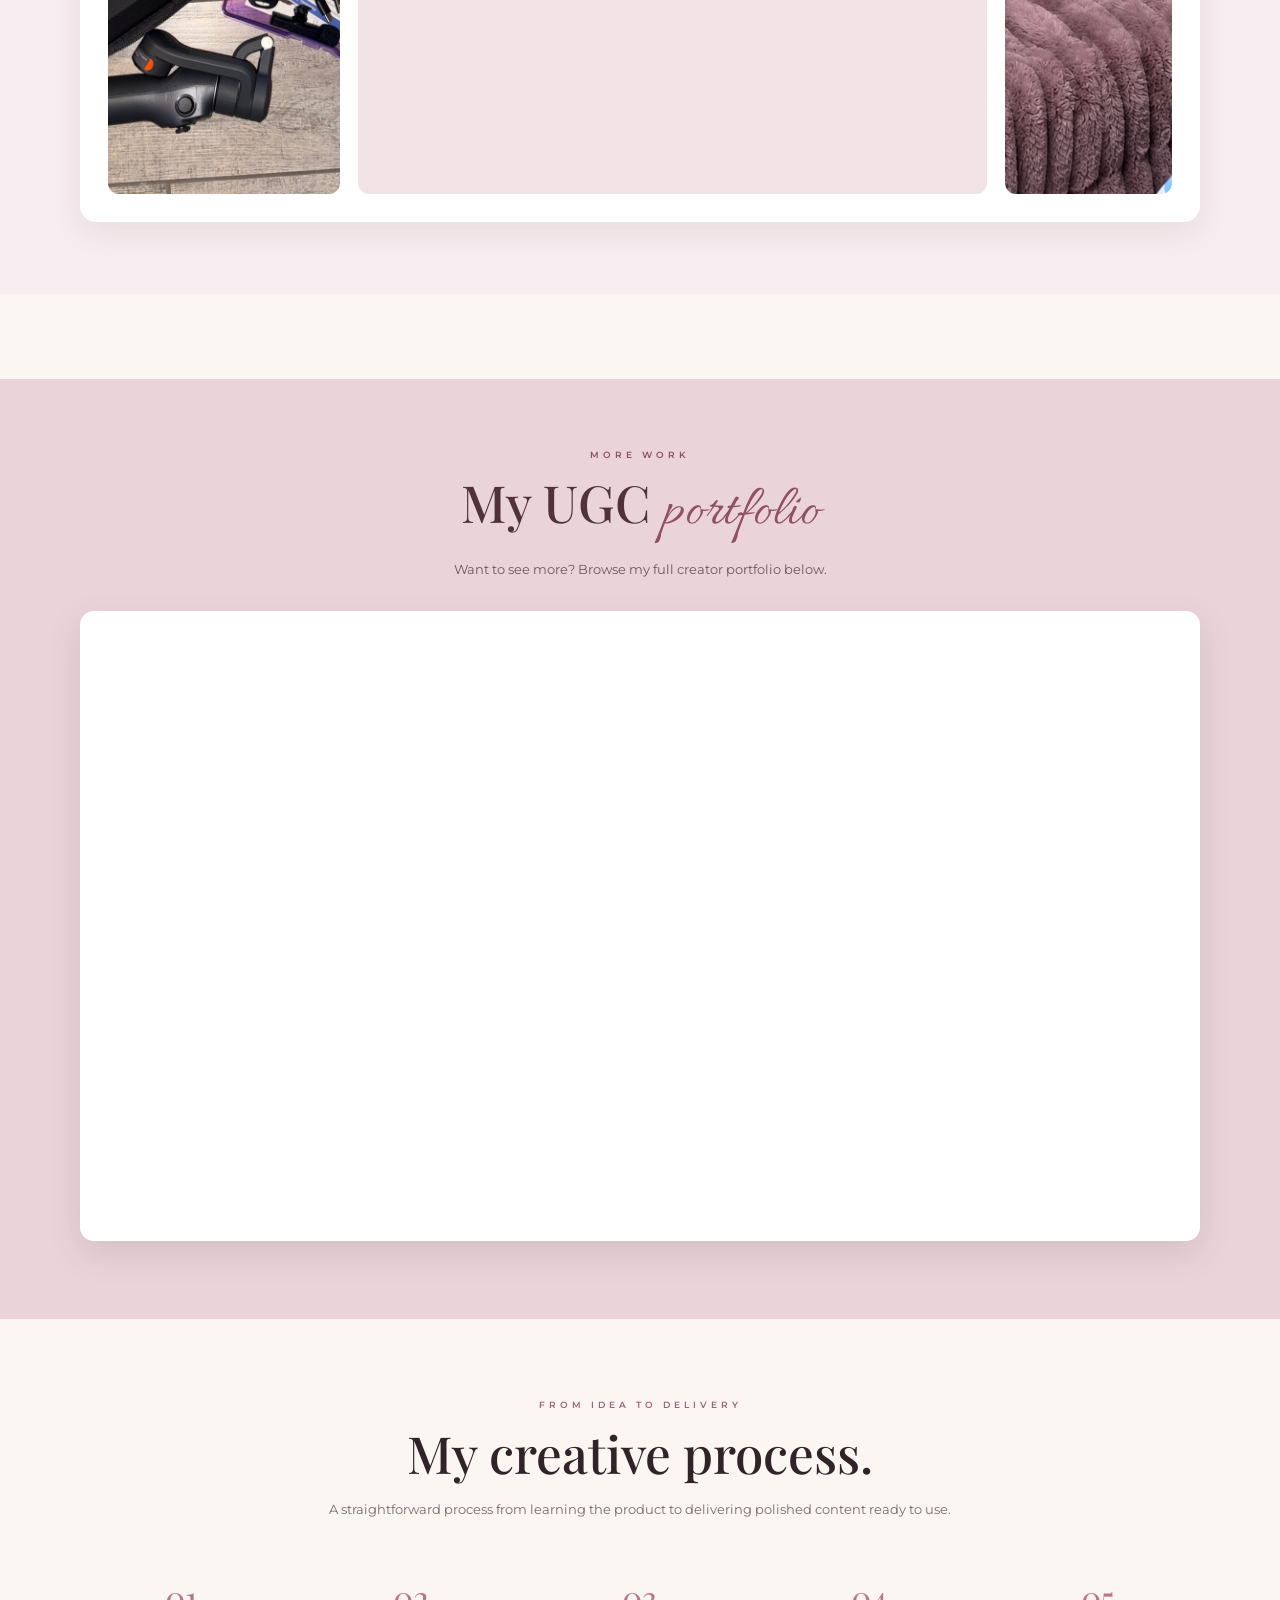
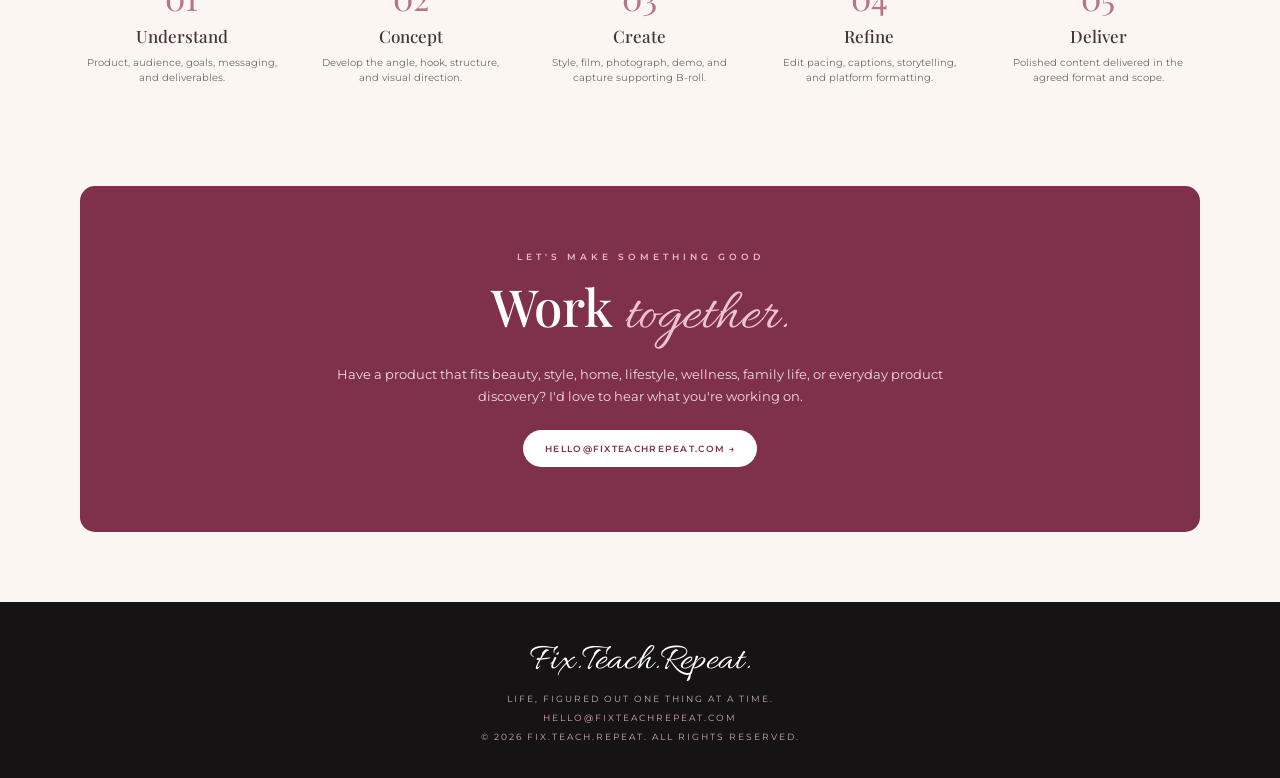
<file: work-with-me.html>
<!DOCTYPE html>
<html lang="en">

<head>

<meta charset="UTF-8">

<meta
    name="viewport"
    content="width=device-width, initial-scale=1.0"
>

<title>Work With Me | Fix.Teach.Repeat.</title>

<meta
    name="description"
    content="Work with Fix.Teach.Repeat. for authentic UGC, product photography, beauty, style, home, lifestyle content, reviews, and creative brand collaborations."
>

<meta
    name="robots"
    content="index, follow"
>

<link
    rel="canonical"
    href="https://fixteachrepeat.com/work-with-me"
>


<!-- SOCIAL SHARE -->

<meta
    property="og:title"
    content="Work With Me | Fix.Teach.Repeat."
>

<meta
    property="og:description"
    content="Authentic UGC, product photography, beauty, style, home, lifestyle content, reviews, and relatable brand storytelling."
>

<meta
    property="og:type"
    content="website"
>

<meta
    property="og:url"
    content="https://fixteachrepeat.com/work-with-me"
>

<meta
    property="og:image"
    content="https://fixteachrepeat.com/images/aboutmephoto.jpeg"
>


<meta
    name="twitter:card"
    content="summary_large_image"
>

<meta
    name="twitter:title"
    content="Work With Me | Fix.Teach.Repeat."
>

<meta
    name="twitter:description"
    content="Authentic UGC, product photography, beauty, style, home, lifestyle content, and relatable brand storytelling."
>

<meta
    name="twitter:image"
    content="https://fixteachrepeat.com/images/aboutmephoto.jpeg"
>


<link
    rel="icon"
    type="image/png"
    href="favicon.png"
>


<link rel="preconnect" href="https://fonts.googleapis.com">

<link rel="preconnect" href="https://fonts.gstatic.com" crossorigin>

<link
    href="https://fonts.googleapis.com/css2?family=Allura&family=Montserrat:wght@400;500;600&family=Playfair+Display:wght@400;500;600&display=swap"
    rel="stylesheet"
>


<style>


* {
    box-sizing: border-box;
}


html {
    scroll-behavior: smooth;
}


body {
    margin: 0;

    background: #fbf6f2;

    color: #292326;

    font-family:
        'Montserrat',
        Arial,
        sans-serif;
}


img {
    max-width: 100%;
}


a {
    -webkit-tap-highlight-color:
        rgba(127,48,75,.12);
}



/* =========================
   HEADER
========================= */

header {
    background:
        rgba(255,255,255,.96);

    border-bottom:
        1px solid #ead9dc;
}


.header-main {
    max-width: 1240px;

    margin: 0 auto;

    padding:
        18px 6% 14px;

    display: flex;

    justify-content:
        space-between;

    align-items: center;

    gap: 30px;
}


.brand {
    color: #171313;

    text-decoration: none;
}


.logo {
    font-family:
        'Allura',
        cursive;

    font-size: 44px;

    line-height: .9;
}


.tagline {
    margin-top: 6px;

    color: #9b5f70;

    font-size: 8px;

    letter-spacing: 3px;

    text-transform: uppercase;
}


nav {
    display: flex;

    align-items: center;

    justify-content: flex-end;

    flex-wrap: wrap;

    gap: 28px;
}


nav a {
    color: #392e32;

    text-decoration: none;

    font-size: 10px;

    font-weight: 600;

    letter-spacing: 1.3px;

    text-transform: uppercase;
}


nav a:hover,
nav a.active {
    color: #9b5f70;
}



/* =========================
   HERO
========================= */

.hero {
    height: 445px;

    display: grid;

    grid-template-columns:
        1.08fr .92fr;

    overflow: hidden;

    background: #f4e1e5;
}


.hero-copy {
    height: 445px;

    padding:
        38px 7% 36px 9%;

    display: flex;

    flex-direction: column;

    justify-content: center;
}


.hero-kicker {
    margin-bottom: 11px;

    color: #a06275;

    font-size: 9px;

    font-weight: 600;

    letter-spacing: 4px;

    text-transform: uppercase;
}


.hero h1 {
    margin: 0;

    color: #271d20;

    font-family:
        'Playfair Display',
        serif;

    font-size:
        clamp(48px,5vw,72px);

    font-weight: 500;

    line-height: .96;
}


.hero-script {
    display: block;

    margin-top: 2px;

    color: #9b5f70;

    font-family:
        'Allura',
        cursive;

    font-size:
        clamp(56px,5.6vw,82px);

    font-weight: 400;

    line-height: .88;
}


.hero-subhead {
    max-width: 560px;

    margin:
        19px 0 0;

    color: #4d3d42;

    font-family:
        'Playfair Display',
        serif;

    font-size: 20px;

    line-height: 1.35;
}


.hero-description {
    max-width: 560px;

    margin:
        12px 0 0;

    color: #69595e;

    font-size: 13px;

    line-height: 1.7;
}


.hero-button {
    display: inline-block;

    width: fit-content;

    margin-top: 23px;

    padding:
        12px 20px;

    border-radius: 999px;

    background: #7f304b;

    color: white;

    text-decoration: none;

    font-size: 9px;

    font-weight: 600;

    letter-spacing: 1.4px;

    text-transform: uppercase;
}


.hero-image-wrap {
    position: relative;

    height: 445px;

    overflow: hidden;
}


.hero-image {
    width: 100%;

    height: 100%;

    object-fit: cover;

    object-position:
        center 24%;

    display: block;
}


.hero-note {
    position: absolute;

    right: 22px;

    bottom: 20px;

    width: 235px;

    padding:
        15px 17px;

    border-radius: 11px;

    background:
        rgba(255,255,255,.88);

    box-shadow:
        0 10px 28px
        rgba(60,40,45,.12);
}


.hero-note strong {
    display: block;

    color: #7f304b;

    font-family:
        'Playfair Display',
        serif;

    font-size: 18px;

    font-weight: 500;
}


.hero-note span {
    display: block;

    margin-top: 6px;

    color: #74646a;

    font-size: 9px;

    line-height: 1.55;
}



/* =========================
   SERVICES
========================= */

.service-strip {
    max-width: 1100px;

    margin:
        -30px auto 0;

    position: relative;

    z-index: 3;

    display: grid;

    grid-template-columns:
        repeat(4,1fr);

    overflow: hidden;

    border-radius: 14px;

    background: white;

    box-shadow:
        0 12px 32px
        rgba(60,40,45,.10);
}


.service {
    padding:
        24px 17px;

    text-align: center;

    border-right:
        1px solid #eee1e5;
}


.service:last-child {
    border-right: none;
}


.service-icon {
    margin-bottom: 8px;

    font-size: 22px;
}


.service h3 {
    margin:
        0 0 6px;

    color: #433238;

    font-family:
        'Playfair Display',
        serif;

    font-size: 18px;

    font-weight: 500;
}


.service p {
    margin: 0;

    color: #7a6b70;

    font-size: 10px;

    line-height: 1.5;
}



/* =========================
   SHARED SECTIONS
========================= */

.section {
    max-width: 1180px;

    margin:
        80px auto 0;

    padding:
        0 22px;
}


.section-heading {
    max-width: 740px;

    margin:
        0 auto 34px;

    text-align: center;
}


.section-kicker {
    color: #a06275;

    font-size: 9px;

    font-weight: 600;

    letter-spacing: 4px;

    text-transform: uppercase;
}


.section-heading h2 {
    margin:
        9px 0 11px;

    color: #302428;

    font-family:
        'Playfair Display',
        serif;

    font-size:
        clamp(38px,4vw,54px);

    font-weight: 500;
}


.section-heading p {
    margin: 0;

    color: #78696e;

    font-size: 13px;

    line-height: 1.7;
}



/* =========================
   WHAT I CREATE
========================= */

.create-grid {
    display: grid;

    grid-template-columns:
        repeat(4,1fr);

    gap: 16px;
}


.create-card {
    padding:
        29px 21px;

    border-radius: 13px;

    background: white;

    text-align: center;

    box-shadow:
        0 9px 25px
        rgba(60,40,46,.06);
}


.create-icon {
    margin-bottom: 11px;

    font-size: 25px;
}


.create-card h3 {
    margin:
        0 0 9px;

    color: #49343c;

    font-family:
        'Playfair Display',
        serif;

    font-size: 20px;

    font-weight: 500;
}


.create-card p {
    margin: 0;

    color: #7c6b71;

    font-size: 11px;

    line-height: 1.6;
}



/* =========================
   CONTENT CATEGORIES
========================= */

.category-grid {
    display: grid;

    grid-template-columns:
        repeat(4,1fr);

    gap: 16px;
}


.category-card {
    overflow: hidden;

    border-radius: 13px;

    background: white;

    box-shadow:
        0 10px 26px
        rgba(60,40,46,.07);
}


.category-image {
    width: 100%;

    aspect-ratio:
        4 / 5;

    object-fit: cover;

    display: block;
}


.category-info {
    padding:
        18px 17px 20px;

    text-align: center;
}


.category-label {
    display: inline-block;

    margin-bottom: 8px;

    color: #a06275;

    font-size: 8px;

    font-weight: 600;

    letter-spacing: 1.6px;

    text-transform: uppercase;
}


.category-info h3 {
    margin: 0;

    color: #453239;

    font-family:
        'Playfair Display',
        serif;

    font-size: 19px;

    font-weight: 500;
}



/* =========================
   RYZE CASE STUDY
========================= */

.case-study {
    margin-top: 85px;

    padding:
        72px 5%;

    background: #f7ecef;
}


.case-inner {
    max-width: 1120px;

    margin: auto;
}


.case-heading {
    max-width: 760px;

    margin:
        0 auto 30px;

    text-align: center;
}


.case-label {
    color: #a06275;

    font-size: 9px;

    font-weight: 600;

    letter-spacing: 4px;

    text-transform: uppercase;
}


.case-heading h2 {
    margin:
        9px 0 11px;

    color: #34272c;

    font-family:
        'Playfair Display',
        serif;

    font-size:
        clamp(38px,4vw,54px);

    font-weight: 500;
}


.case-heading p {
    margin: 0;

    color: #77676d;

    font-size: 13px;

    line-height: 1.7;
}


.case-card {
    padding: 28px;

    border-radius: 16px;

    background: white;

    box-shadow:
        0 10px 30px
        rgba(60,40,46,.08);
}


.case-copy {
    max-width: 820px;

    margin:
        0 auto 25px;
}


.case-copy h3 {
    margin:
        0 0 8px;

    color: #49323a;

    font-family:
        'Playfair Display',
        serif;

    font-size: 29px;

    font-weight: 500;
}


.case-copy p {
    margin:
        0 0 10px;

    color: #74666b;

    font-size: 12px;

    line-height: 1.65;
}


.case-stats {
    margin-top: 12px;

    display: flex;

    flex-wrap: wrap;

    gap: 10px;
}


.stat {
    padding:
        8px 12px;

    border-radius: 999px;

    background: #f3e1e5;

    color: #7f304b;

    font-size: 9px;

    font-weight: 600;

    letter-spacing: 1px;

    text-transform: uppercase;
}


.case-media {
    display: grid;

    grid-template-columns:
        1fr .72fr .72fr;

    gap: 18px;

    align-items: stretch;
}


.case-left {
    display: grid;

    grid-template-rows:
        1fr 1fr;

    gap: 14px;
}


.case-landscape,
.case-portrait {
    width: 100%;

    height: 100%;

    display: block;

    object-fit: cover;

    border-radius: 11px;
}


.video-wrapper {
    position: relative;

    width: 100%;

    height: 100%;

    min-height: 430px;

    aspect-ratio:
        9 / 16;

    overflow: hidden;

    border-radius: 11px;

    background: #f0e2e5;
}


.video-wrapper iframe {
    position: absolute;

    inset: 0;

    width: 100%;

    height: 100%;

    border: 0;
}


.case-portrait {
    min-height: 430px;
}



/* =========================
   CANVA PORTFOLIO
========================= */

.portfolio-section {
    margin-top: 85px;

    padding:
        70px 5% 78px;

    background: #ead4da;
}


.portfolio-inner {
    max-width: 1120px;

    margin: auto;
}


.portfolio-heading {
    max-width: 720px;

    margin:
        0 auto 30px;

    text-align: center;
}


.portfolio-label {
    color: #8f4f64;

    font-size: 9px;

    font-weight: 600;

    letter-spacing: 4px;

    text-transform: uppercase;
}


.portfolio-heading h2 {
    margin:
        8px 0 10px;

    color: #50323c;

    font-family:
        'Playfair Display',
        serif;

    font-size:
        clamp(38px,4vw,54px);

    font-weight: 500;
}


.portfolio-script {
    color: #8f4f64;

    font-family:
        'Allura',
        cursive;

    font-size:
        1.15em;

    font-weight: 400;
}


.portfolio-heading p {
    margin: 0;

    color: #73555f;

    font-size: 13px;

    line-height: 1.65;
}


.canva-embed {
    position: relative;

    width: 100%;

    height: 0;

    padding-top: 56.25%;

    overflow: hidden;

    border-radius: 14px;

    background: white;

    box-shadow:
        0 12px 34px
        rgba(70,45,55,.13);
}


.canva-embed iframe {
    position: absolute;

    inset: 0;

    width: 100%;

    height: 100%;

    border: none;
}



/* =========================
   PROCESS
========================= */

.process-grid {
    display: grid;

    grid-template-columns:
        repeat(5,1fr);

    gap: 10px;
}


.process-card {
    padding:
        20px 12px;

    text-align: center;
}


.process-number {
    color: #b87589;

    font-family:
        'Playfair Display',
        serif;

    font-size: 34px;
}


.process-card h3 {
    margin:
        5px 0 8px;

    color: #46343a;

    font-family:
        'Playfair Display',
        serif;

    font-size: 17px;

    font-weight: 500;
}


.process-card p {
    margin: 0;

    color: #77686d;

    font-size: 10px;

    line-height: 1.55;
}



/* =========================
   FINAL CTA
========================= */

.cta {
    max-width: 1120px;

    margin:
        80px auto 0;

    padding:
        65px 25px;

    background: #7f304b;

    color: white;

    text-align: center;

    border-radius: 15px;
}


.cta-label {
    color: #e8bac6;

    font-size: 9px;

    font-weight: 600;

    letter-spacing: 4px;

    text-transform: uppercase;
}


.cta h2 {
    margin:
        10px 0 10px;

    font-family:
        'Playfair Display',
        serif;

    font-size:
        clamp(39px,4vw,55px);

    font-weight: 500;
}


.cta-script {
    color: #edc4cf;

    font-family:
        'Allura',
        cursive;

    font-size:
        1.15em;

    font-weight: 400;
}


.cta p {
    max-width: 650px;

    margin:
        0 auto;

    color: #f0dce2;

    font-size: 13px;

    line-height: 1.7;
}


.cta-button {
    display: inline-block;

    margin-top: 23px;

    padding:
        13px 22px;

    border-radius: 999px;

    background: white;

    color: #7f304b;

    text-decoration: none;

    font-size: 9px;

    font-weight: 600;

    letter-spacing: 1.3px;

    text-transform: uppercase;
}



/* =========================
   FOOTER
========================= */

footer {
    margin-top: 70px;

    padding:
        36px 20px;

    background: #151314;

    color: #c4afb5;

    text-align: center;
}


.footer-logo {
    color: white;

    font-family:
        'Allura',
        cursive;

    font-size: 38px;
}


footer p {
    margin:
        8px 0 0;

    font-size: 9px;

    letter-spacing: 2px;

    text-transform: uppercase;
}


footer a {
    color: #d9a6b5;

    text-decoration: none;
}



/* =========================
   TABLET
========================= */

@media (max-width: 900px) {


    .header-main {
        flex-direction: column;

        padding:
            14px 14px 11px;

        gap: 10px;

        text-align: center;
    }


    .logo {
        font-size: 38px;
    }


    nav {
        justify-content: center;

        gap:
            7px 15px;
    }


    nav a {
        font-size: 9px;
    }


    .hero {
        height: auto;

        grid-template-columns: 1fr;
    }


    .hero-copy {
        height: auto;

        padding:
            38px 7% 34px;

        text-align: center;

        align-items: center;
    }


    .hero-subhead,
    .hero-description {
        margin-left: auto;

        margin-right: auto;
    }


    .hero-image-wrap {
        height: 390px;
    }


    .service-strip {
        grid-template-columns:
            repeat(2,1fr);

        margin:
            -20px 18px 0;
    }


    .service:nth-child(2) {
        border-right: none;
    }


    .service:nth-child(-n+2) {
        border-bottom:
            1px solid #eee1e5;
    }


    .create-grid,
    .category-grid {
        grid-template-columns:
            repeat(2,1fr);
    }


    .case-media {
        grid-template-columns: 1fr;
    }


    .case-left {
        grid-template-columns:
            1fr 1fr;

        grid-template-rows: auto;
    }


    .video-wrapper,
    .case-portrait {
        width:
            min(100%,310px);

        margin: auto;

        min-height: 0;

        height: auto;

        aspect-ratio:
            9 / 16;
    }


    .case-portrait {
        aspect-ratio:
            4 / 5;
    }


    .process-grid {
        grid-template-columns:
            repeat(2,1fr);
    }


    .cta {
        margin:
            65px 18px 0;
    }

}



/* =========================
   MOBILE
========================= */

@media (max-width: 600px) {


    .tagline {
        font-size: 8px;

        letter-spacing: 2px;
    }


    nav {
        gap:
            6px 10px;
    }


    nav a {
        font-size: 8px;
    }


    .hero-copy {
        padding:
            30px 20px 27px;
    }


    .hero h1 {
        font-size: 40px;
    }


    .hero-script {
        font-size: 49px;
    }


    .hero-subhead {
        font-size: 18px;
    }


    .hero-description {
        font-size: 12px;
    }


    .hero-image-wrap {
        height: 330px;
    }


    .hero-note {
        left: 16px;

        right: 16px;

        bottom: 15px;

        width: auto;
    }


    .service-strip {
        margin:
            -15px 14px 0;
    }


    .service {
        padding:
            16px 10px;
    }


    .service h3 {
        font-size: 15px;
    }


    .service p {
        font-size: 9px;
    }


    .section {
        margin-top: 55px;

        padding:
            0 14px;
    }


    .section-heading h2 {
        font-size: 34px;
    }


    .create-grid,
    .category-grid {
        grid-template-columns:
            1fr 1fr;

        gap: 11px;
    }


    .create-card {
        padding:
            19px 12px;
    }


    .create-card h3 {
        font-size: 16px;
    }


    .create-card p {
        font-size: 10px;
    }


    .category-info {
        padding:
            12px 8px 14px;
    }


    .category-info h3 {
        font-size: 15px;
    }


    .case-study {
        margin-top: 60px;

        padding:
            52px 14px;
    }


    .case-card {
        padding:
            16px 13px;
    }


    .case-left {
        grid-template-columns: 1fr;
    }


    .portfolio-section {
        margin-top: 60px;

        padding:
            50px 14px 55px;
    }


    .process-grid {
        grid-template-columns: 1fr;
    }


    .process-card {
        padding:
            13px 10px;
    }


    .cta {
        margin:
            55px 14px 0;

        padding:
            48px 20px;
    }


    footer {
        margin-top: 55px;
    }

}

</style>



<!-- Pinterest Tag -->

<script>

!function(e){if(!window.pintrk){window.pintrk=function(){
window.pintrk.queue.push(Array.prototype.slice.call(arguments))};
var n=window.pintrk;n.queue=[],n.version="3.0";
var t=document.createElement("script");t.async=!0;t.src=e;
var r=document.getElementsByTagName("script")[0];
r.parentNode.insertBefore(t,r)}}("https://s.pinimg.com/ct/core.js");

pintrk('load', '2613752332182');
pintrk('page');

</script>


<noscript>

<img
    height="1"
    width="1"
    style="display:none;"
    alt=""
    src="https://ct.pinterest.com/v3/?event=init&tid=2613752332182&noscript=1"
/>

</noscript>

<!-- End Pinterest Tag -->


</head>



<body>



<header>


<div class="header-main">


<a
    href="/"
    class="brand"
>


<div class="logo">
    Fix.Teach.Repeat.
</div>


<div class="tagline">
    Life, figured out one thing at a time.
</div>


</a>



<nav>


<a href="/">
    Home
</a>


<a href="/beauty/beauty">
    Style + Beauty
</a>


<a href="/diy/diy">
    Finds + DIY
</a>


<a
    href="/work-with-me"
    class="active"
>
    Work With Me
</a>


</nav>


</div>


</header>



<main>



<!-- =========================
     HERO
========================= -->

<section class="hero">


<div class="hero-copy">


<div class="hero-kicker">
    UGC • Lifestyle • Beauty • Style
</div>


<h1>

    Work with

    <span class="hero-script">
        me.
    </span>

</h1>


<div class="hero-subhead">

    Let's create something people
    actually want to watch.

</div>


<p class="hero-description">

    I create relatable UGC and lifestyle content
    that brings products into real life through
    personality, storytelling, and natural recommendations
    that don't immediately feel like an ad.

</p>


<a
    href="mailto:hello@fixteachrepeat.com"
    class="hero-button"
>
    Let's Collaborate →
</a>


</div>



<div class="hero-image-wrap">


<img
    src="images/aboutmephoto.jpeg"
    alt="Megan from Fix.Teach.Repeat."
    class="hero-image"
>


<div class="hero-note">


<strong>
    Real life makes better content.
</strong>


<span>

    Former teacher • boy mom • cat mom •
    beauty experimenter • chronic product researcher • creator

</span>


</div>


</div>


</section>



<!-- =========================
     SERVICES
========================= -->

<div class="service-strip">


<div class="service">

<div class="service-icon">
🎬
</div>

<h3>
UGC Video
</h3>

<p>
Short-form content for social, ads, launches, and product storytelling.
</p>

</div>



<div class="service">

<div class="service-icon">
📷
</div>

<h3>
Product Photos
</h3>

<p>
Clean, styled visuals that show the product naturally in real life.
</p>

</div>



<div class="service">

<div class="service-icon">
♡
</div>

<h3>
Lifestyle Content
</h3>

<p>
Beauty, style, home, routines, family life, and everyday moments.
</p>

</div>



<div class="service">

<div class="service-icon">
✦
</div>

<h3>
Authentic Reviews
</h3>

<p>
Conversational product stories that feel useful, relatable, and human.
</p>

</div>


</div>



<!-- =========================
     WHAT I CREATE
========================= -->

<section class="section">


<div class="section-heading">


<div class="section-kicker">
    Content Services
</div>


<h2>
    What I create.
</h2>


<p>

    Content designed to help a product feel
    useful, desirable, approachable,
    and naturally part of someone's everyday life.

</p>


</div>



<div class="create-grid">



<div class="create-card">


<div class="create-icon">
🎬
</div>


<h3>
Short-Form UGC
</h3>


<p>

    Hooks, demos, testimonials,
    voiceovers, B-roll,
    routines, and product-led storytelling.

</p>


</div>



<div class="create-card">


<div class="create-icon">
📷
</div>


<h3>
Product Photography
</h3>


<p>

    Clean lifestyle imagery
    for social, websites,
    product listings, and campaigns.

</p>


</div>



<div class="create-card">


<div class="create-icon">
🛍️
</div>


<h3>
Shoppable Content
</h3>


<p>

    Natural product discovery
    built around style, beauty,
    home, gifts, and everyday finds.

</p>


</div>



<div class="create-card">


<div class="create-icon">
♡
</div>


<h3>
Real-Life Storytelling
</h3>


<p>

    Relatable content that feels
    like a recommendation from a friend,
    not a commercial.

</p>


</div>


</div>


</section>



<!-- =========================
     CONTENT CATEGORIES
========================= -->

<section class="section">


<div class="section-heading">


<div class="section-kicker">
    My Sweet Spot
</div>


<h2>
    Content that fits real life.
</h2>


<p>

    These are the categories
    that naturally fit my content,
    audience, routines, and personal style.

</p>


</div>



<div class="category-grid">



<div class="category-card">


<img
    src="images/style-photo.jpeg"
    alt="Fashion and outfit content"
    class="category-image"
>


<div class="category-info">


<div class="category-label">
Style
</div>


<h3>
Fashion + Everyday Style
</h3>


</div>


</div>



<div class="category-card">


<img
    src="images/beauty-portrait.jpeg"
    alt="Beauty and self care creator content"
    class="category-image"
>


<div class="category-info">


<div class="category-label">
Beauty
</div>


<h3>
Beauty + Self-Care
</h3>


</div>


</div>



<div class="category-card">


<img
    src="images/diy-finds-photo.png"
    alt="Home and lifestyle product finds"
    class="category-image"
>


<div class="category-info">


<div class="category-label">
Home + Finds
</div>


<h3>
Useful Everyday Products
</h3>


</div>


</div>



<div class="category-card">


<img
    src="images/creator-gear.jpeg"
    alt="Creator gear and lifestyle products"
    class="category-image"
>


<div class="category-info">


<div class="category-label">
Lifestyle
</div>


<h3>
Creator + Real-Life Favorites
</h3>


</div>


</div>


</div>


</section>



<!-- =========================
     RYZE CASE STUDY
========================= -->

<section class="case-study">


<div class="case-inner">


<div class="case-heading">


<div class="case-label">
Featured Project
</div>


<h2>
RYZE Mushroom Coffee
</h2>


<p>

A conversational product feature built around
real-life use, personality, and approachable storytelling.

</p>


</div>



<div class="case-card">


<div class="case-copy">


<h3>
Organic product storytelling
</h3>


<p>

The content introduced the product through
a natural lifestyle conversation rather than
a scripted-feeling product pitch.

</p>


<p>

It reached beyond my existing audience,
with 1.3K+ views and 97% of viewers coming from non-followers.

</p>


<div class="case-stats">


<div class="stat">
1.3K+ Views
</div>


<div class="stat">
97% Non-Followers
</div>


<div class="stat">
Lifestyle + Wellness
</div>


</div>


</div>



<div class="case-media">


<div class="case-left">


<img
    src="images/ryze-thumbnail.jpeg"
    alt="RYZE Mushroom Coffee product content"
    class="case-landscape"
>


<img
    src="images/creator-gear.jpeg"
    alt="Creator filming setup and accessories"
    class="case-landscape"
>


</div>



<div>


<div class="video-wrapper">


<iframe
    src="https://www.youtube-nocookie.com/embed/2wcpLJ9HevQ"
    title="RYZE Mushroom Coffee UGC Product Demo"
    allow="accelerometer; autoplay; clipboard-write; encrypted-media; gyroscope; picture-in-picture; web-share"
    referrerpolicy="strict-origin-when-cross-origin"
    allowfullscreen>
</iframe>


</div>


</div>



<div>


<img
    src="images/beauty-portrait.jpeg"
    alt="Lifestyle creator content"
    class="case-portrait"
>


</div>


</div>


</div>


</div>


</section>



<!-- =========================
     CANVA PORTFOLIO
========================= -->

<section class="portfolio-section">


<div class="portfolio-inner">


<div class="portfolio-heading">


<div class="portfolio-label">
More Work
</div>


<h2>

My UGC

<span class="portfolio-script">
portfolio
</span>

</h2>


<p>

Want to see more?
Browse my full creator portfolio below.

</p>


</div>



<div class="canva-embed">


<iframe
    loading="lazy"
    src="https://www.canva.com/design/DAHVMALoRb4/UH0YAtbVhv4-iJF8Fh-Vrg/view?embed"
    allowfullscreen
    allow="fullscreen">
</iframe>


</div>


</div>


</section>



<!-- =========================
     PROCESS
========================= -->

<section class="section">


<div class="section-heading">


<div class="section-kicker">
From Idea to Delivery
</div>


<h2>
My creative process.
</h2>


<p>

A straightforward process
from learning the product
to delivering polished content ready to use.

</p>


</div>



<div class="process-grid">



<div class="process-card">

<div class="process-number">
01
</div>

<h3>
Understand
</h3>

<p>
Product, audience, goals, messaging, and deliverables.
</p>

</div>



<div class="process-card">

<div class="process-number">
02
</div>

<h3>
Concept
</h3>

<p>
Develop the angle, hook, structure, and visual direction.
</p>

</div>



<div class="process-card">

<div class="process-number">
03
</div>

<h3>
Create
</h3>

<p>
Style, film, photograph, demo, and capture supporting B-roll.
</p>

</div>



<div class="process-card">

<div class="process-number">
04
</div>

<h3>
Refine
</h3>

<p>
Edit pacing, captions, storytelling, and platform formatting.
</p>

</div>



<div class="process-card">

<div class="process-number">
05
</div>

<h3>
Deliver
</h3>

<p>
Polished content delivered in the agreed format and scope.
</p>

</div>


</div>


</section>



<!-- =========================
     CTA
========================= -->

<section class="cta">


<div class="cta-label">
Let's Make Something Good
</div>


<h2>

Work

<span class="cta-script">
together.
</span>

</h2>


<p>

Have a product that fits beauty,
style, home, lifestyle, wellness,
family life, or everyday product discovery?
I'd love to hear what you're working on.

</p>


<a
    href="mailto:hello@fixteachrepeat.com"
    class="cta-button"
>
hello@fixteachrepeat.com →
</a>


</section>


</main>



<footer>


<div class="footer-logo">
Fix.Teach.Repeat.
</div>


<p>
Life, figured out one thing at a time.
</p>


<p>

<a href="mailto:hello@fixteachrepeat.com">
hello@fixteachrepeat.com
</a>

</p>


<p>
© 2026 Fix.Teach.Repeat. All rights reserved.
</p>


</footer>



<script>

/* =========================================
   LOCAL USB TESTING
========================================= */

if (window.location.protocol === "file:") {

    const localLinks = {

        "/":
            "index.html",

        "/beauty/beauty":
            "beauty/beauty.html",

        "/beauty/style":
            "beauty/style.html",

        "/beauty/beauty-self-care":
            "beauty/beauty-self-care.html",

        "/beauty/beige-cardigan-office-outfit":
            "beauty/beige-cardigan-office-outfit.html",

        "/beauty/fall-office-outfits":
            "beauty/fall-office-outfits.html",

        "/beauty/casual-fall-outfits":
            "beauty/casual-fall-outfits.html",

        "/diy/diy":
            "diy/diy.html",

        "/work-with-me":
            "work-with-me.html"

    };


    document
        .querySelectorAll("a[href]")
        .forEach(function(link) {

            const href =
                link.getAttribute("href");


            if (localLinks[href]) {

                link.setAttribute(
                    "href",
                    localLinks[href]
                );

            }

        });

}

</script>


</body>

</html>
</file>
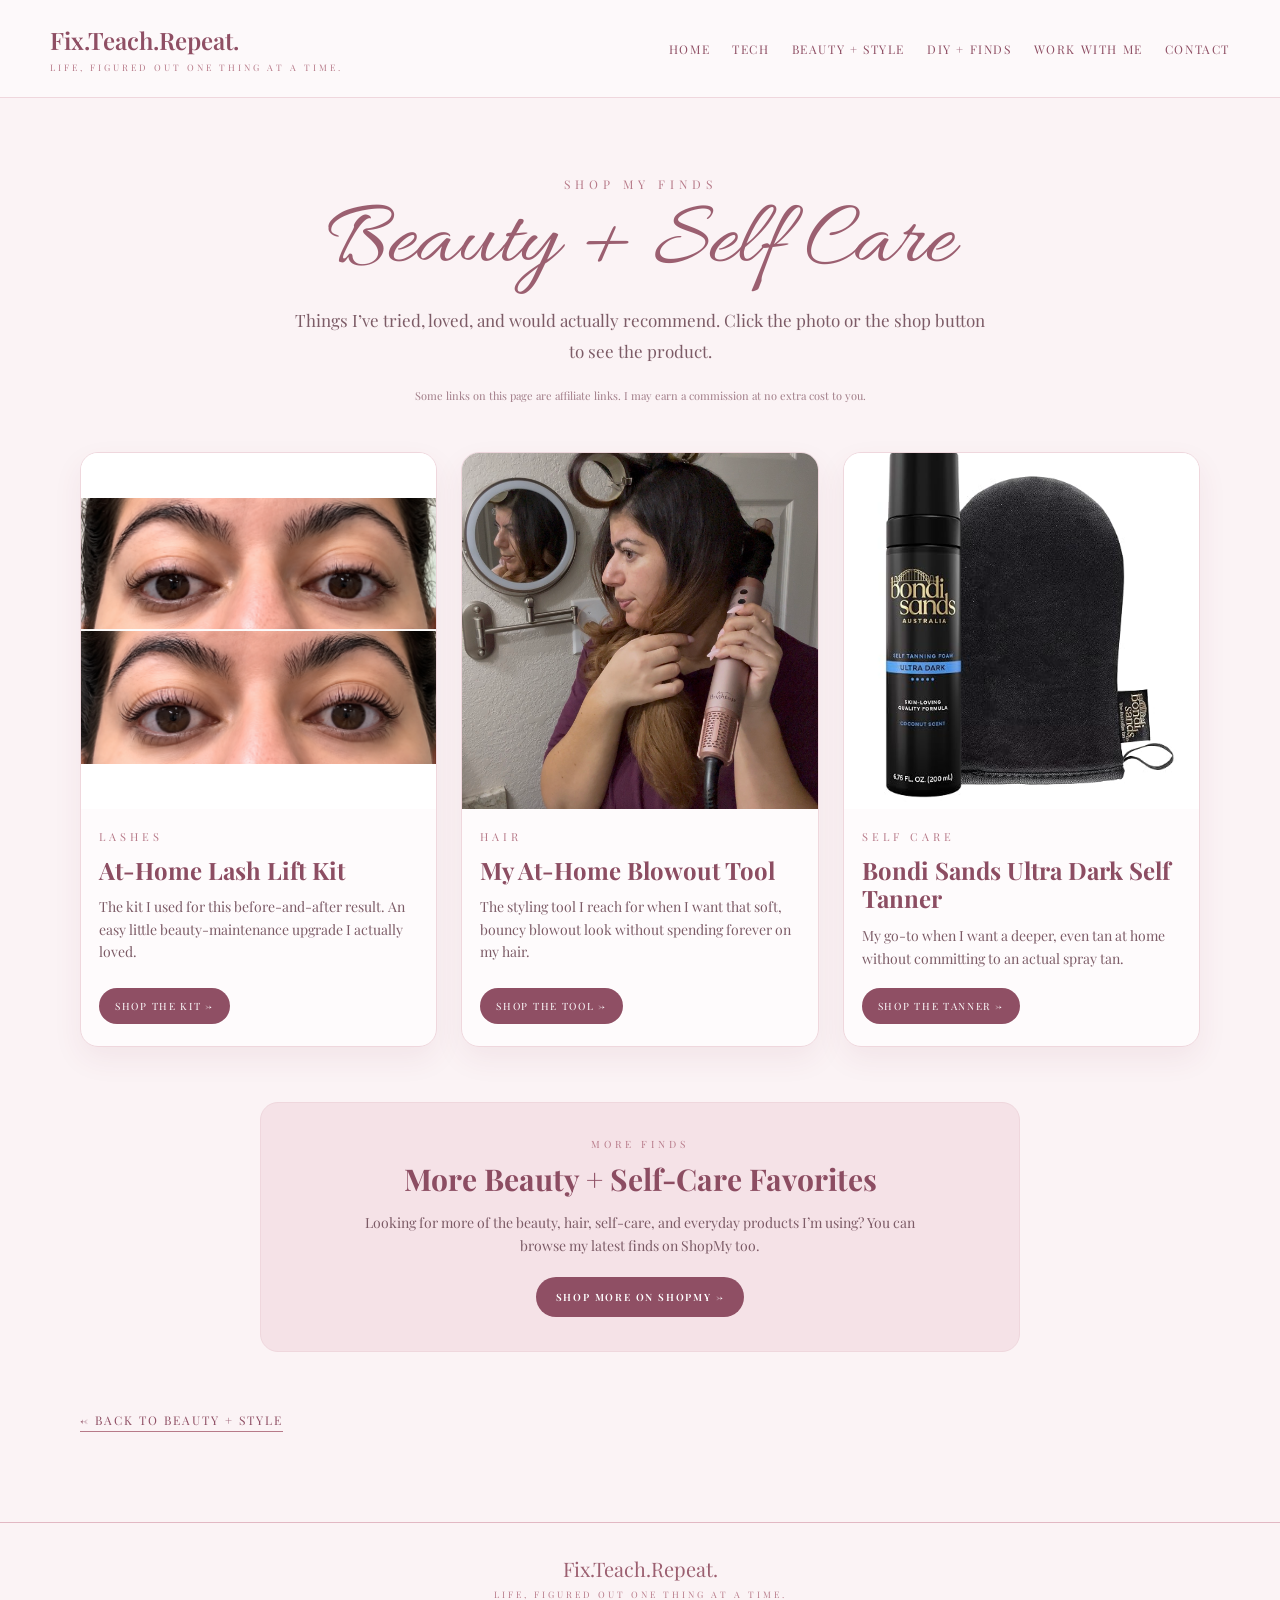
<file: beauty/beauty-self-care.html>
<!DOCTYPE html>
<html lang="en">

<head>

  <meta charset="UTF-8">

  <meta
    name="viewport"
    content="width=device-width, initial-scale=1.0"
  >

  <title>Beauty + Self Care | Fix.Teach.Repeat.</title>

  <meta
    name="description"
    content="Shop beauty and self-care finds from Fix.Teach.Repeat., including products I've tried, loved, and would actually recommend."
  >


  <!-- SOCIAL SHARE PREVIEW -->

  <meta
    property="og:title"
    content="Beauty + Self Care | Fix.Teach.Repeat."
  >

  <meta
    property="og:description"
    content="Beauty and self-care products I've actually tried, loved, and would recommend."
  >

  <meta
    property="og:type"
    content="website"
  >

  <meta
    property="og:url"
    content="https://fixteachrepeat.com/beauty/beauty-self-care.html"
  >

  <meta
    property="og:image"
    content="https://fixteachrepeat.com/images/beauty-photo.jpeg"
  >


  <meta
    name="twitter:card"
    content="summary_large_image"
  >

  <meta
    name="twitter:title"
    content="Beauty + Self Care | Fix.Teach.Repeat."
  >

  <meta
    name="twitter:description"
    content="Beauty and self-care products I've actually tried, loved, and would recommend."
  >

  <meta
    name="twitter:image"
    content="https://fixteachrepeat.com/images/beauty-photo.jpeg"
  >


  <link
    rel="icon"
    type="image/png"
    href="../favicon.png"
  >

  <link rel="preconnect" href="https://fonts.googleapis.com">

  <link rel="preconnect" href="https://fonts.gstatic.com" crossorigin>

  <link
    href="https://fonts.googleapis.com/css2?family=Allura&family=Playfair+Display:wght@400;500;600;700&display=swap"
    rel="stylesheet"
  >


  <style>

    * {
      box-sizing: border-box;
      margin: 0;
      padding: 0;
    }


    body {
      background: #fbf3f5;
      color: #7f304b;
      font-family: "Playfair Display", serif;
    }


    header {
      border-bottom: 1px solid #efd7dd;
      background: rgba(255,255,255,.55);
    }


    .header-inner {
      width: min(1180px, calc(100% - 40px));
      margin: 0 auto;
      padding: 24px 0;
      display: flex;
      align-items: center;
      justify-content: space-between;
      gap: 30px;
    }


    .brand {
      text-decoration: none;
      color: #8f4f64;
    }


    .brand-title {
      font-size: 24px;
      font-weight: 600;
    }


    .brand-tagline {
      margin-top: 5px;
      font-size: 9px;
      letter-spacing: 3px;
      text-transform: uppercase;
      color: #b77a89;
    }


    nav {
      display: flex;
      flex-wrap: wrap;
      justify-content: flex-end;
      gap: 22px;
    }


    nav a {
      color: #8f4f64;
      text-decoration: none;
      font-size: 12px;
      letter-spacing: 1.6px;
      text-transform: uppercase;
    }


    nav a:hover {
      text-decoration: underline;
    }


    main {
      width: min(1120px, calc(100% - 40px));
      margin: 0 auto;
      padding: 78px 0 90px;
    }


    .eyebrow {
      text-align: center;
      font-size: 12px;
      letter-spacing: 5px;
      text-transform: uppercase;
      color: #b77a89;
    }


    h1 {
      margin-top: 8px;
      text-align: center;
      font-family: "Allura", cursive;
      font-size: clamp(58px, 8vw, 92px);
      font-weight: 400;
      line-height: .95;
      color: #9b5f70;
    }


    .intro {
      max-width: 690px;
      margin: 18px auto 20px;
      text-align: center;
      color: #7c5b66;
      font-size: 17px;
      line-height: 1.8;
    }


    .affiliate-disclosure {
      max-width: 690px;
      margin: 0 auto 48px;
      text-align: center;
      color: #a17d88;
      font-size: 11px;
      line-height: 1.6;
    }


    .product-grid {
      display: grid;
      grid-template-columns: repeat(3, minmax(0, 1fr));
      gap: 24px;
      align-items: stretch;
    }


    .product-card {
      background: rgba(255,255,255,.72);
      border: 1px solid #efd7dd;
      border-radius: 18px;
      overflow: hidden;
      box-shadow: 0 12px 30px rgba(127,48,75,.07);
      display: flex;
      flex-direction: column;
    }


    .photo-link {
      display: block;
      overflow: hidden;
      text-decoration: none;
      background: #fff;
    }


    .photo-link img {
      display: block;
      width: 100%;
      aspect-ratio: 1 / 1;
      object-fit: cover;
    }


    .lash-photo {
      object-fit: contain !important;
      background: #fff;
    }


    .product-copy {
      padding: 20px 18px 22px;
      display: flex;
      flex-direction: column;
      flex: 1;
    }


    .product-label {
      font-size: 11px;
      letter-spacing: 4px;
      text-transform: uppercase;
      color: #b77a89;
      margin-bottom: 12px;
    }


    .product-copy h2 {
      font-size: 24px;
      line-height: 1.2;
      margin-bottom: 12px;
      color: #8c4d62;
    }


    .product-copy p {
      font-size: 14px;
      line-height: 1.6;
      color: #7c5b66;
      margin-bottom: 18px;
    }


    .shop-button {
      display: inline-block;
      align-self: flex-start;
      margin-top: auto;
      background: #8f4f64;
      color: #fff;
      text-decoration: none;
      padding: 11px 16px;
      border-radius: 999px;
      font-size: 10px;
      letter-spacing: 1.7px;
      text-transform: uppercase;
    }


    .shop-button:hover {
      background: #7f304b;
    }


    /* SHOPMY */

    .shop-more {
      max-width: 760px;
      margin: 55px auto 0;
      padding: 34px 28px;
      text-align: center;
      background: #f5e2e7;
      border: 1px solid #efd7dd;
      border-radius: 18px;
    }


    .shop-more-label {
      font-size: 10px;
      letter-spacing: 4px;
      text-transform: uppercase;
      color: #b77a89;
      margin-bottom: 8px;
    }


    .shop-more h2 {
      font-size: 30px;
      color: #8c4d62;
      margin: 0 0 12px;
    }


    .shop-more p {
      max-width: 570px;
      margin: 0 auto;
      color: #7c5b66;
      font-size: 14px;
      line-height: 1.65;
    }


    .shopmy-button {
      display: inline-block;
      margin-top: 20px;
      padding: 13px 20px;
      background: #8f4f64;
      color: white;
      text-decoration: none;
      border-radius: 999px;
      font-size: 10px;
      font-weight: 600;
      letter-spacing: 1.8px;
      text-transform: uppercase;
    }


    .shopmy-button:hover {
      background: #7f304b;
    }


    .back-link {
      display: inline-block;
      margin-top: 60px;
      color: #8f4f64;
      text-decoration: none;
      border-bottom: 1px solid #b77a89;
      padding-bottom: 3px;
      font-size: 12px;
      letter-spacing: 2px;
      text-transform: uppercase;
    }


    footer {
      border-top: 1px solid #e2b8c3;
      padding: 32px 20px;
      text-align: center;
      color: #9b5f70;
    }


    .footer-logo {
      font-size: 20px;
    }


    .footer-tagline {
      margin-top: 6px;
      font-size: 9px;
      letter-spacing: 3px;
      text-transform: uppercase;
      color: #b77a89;
    }



    @media (max-width: 760px) {

      .header-inner {
        flex-direction: column;
        align-items: flex-start;
      }


      nav {
        justify-content: flex-start;
        gap: 14px 18px;
      }


      main {
        padding-top: 52px;
      }


      .product-grid {
        grid-template-columns: repeat(2, minmax(0, 1fr));
        gap: 18px;
      }


      .intro {
        margin-bottom: 14px;
      }


      .affiliate-disclosure {
        margin-bottom: 34px;
      }


      .shop-more {
        margin-top: 40px;
        padding: 28px 20px;
      }


      .shop-more h2 {
        font-size: 26px;
      }

    }



    @media (max-width: 520px) {

      .product-grid {
        grid-template-columns: 1fr;
      }


      .product-copy h2 {
        font-size: 23px;
      }


      .shop-more {
        margin-top: 32px;
      }


      .shop-more h2 {
        font-size: 24px;
      }

    }

  </style>



<!-- Pinterest Tag -->
<script>
!function(e){if(!window.pintrk){window.pintrk=function(){
window.pintrk.queue.push(Array.prototype.slice.call(arguments))};
var n=window.pintrk;n.queue=[],n.version="3.0";
var t=document.createElement("script");t.async=!0;t.src=e;
var r=document.getElementsByTagName("script")[0];
r.parentNode.insertBefore(t,r)}}("https://s.pinimg.com/ct/core.js");

pintrk('load', '2613752332182');
pintrk('page');
</script>

<noscript>
<img
    height="1"
    width="1"
    style="display:none;"
    alt=""
    src="https://ct.pinterest.com/v3/?event=init&tid=2613752332182&noscript=1"
/>
</noscript>
<!-- End Pinterest Tag -->

</head>


<body>


<header>

  <div class="header-inner">

    <a
      href="../index.html"
      class="brand"
    >

      <div class="brand-title">
        Fix.Teach.Repeat.
      </div>

      <div class="brand-tagline">
        Life, figured out one thing at a time.
      </div>

    </a>


    <nav>

      <a href="../index.html">
        Home
      </a>

      <a href="../tech/tech.html">
        Tech
      </a>

      <a href="beauty.html">
        Beauty + Style
      </a>

      <a href="../diy/diy.html">
        DIY + Finds
      </a>

      <a href="../work-with-me.html">
        Work With Me
      </a>

      <a href="../contact.html">
        Contact
      </a>

    </nav>

  </div>

</header>



<main>


  <div class="eyebrow">
    Shop My Finds
  </div>


  <h1>
    Beauty + Self Care
  </h1>


  <p class="intro">

    Things I’ve tried, loved, and would actually recommend.
    Click the photo or the shop button to see the product.

  </p>


  <p class="affiliate-disclosure">

    Some links on this page are affiliate links.
    I may earn a commission at no extra cost to you.

  </p>



  <section class="product-grid">


    <!-- LASH LIFT -->

    <article class="product-card">

      <a
        class="photo-link"
        href="https://on.ltk.com/+-XMyf6uIF3w1QgeGoUFq0A"
        target="_blank"
        rel="noopener noreferrer sponsored"
        aria-label="Shop the lash lift kit through LTK"
      >

        <img
          src="../images/lash-lift-before-after.png"
          alt="Before and after results from an at-home lash lift kit"
          class="lash-photo"
        >

      </a>


      <div class="product-copy">

        <div class="product-label">
          Lashes
        </div>

        <h2>
          At-Home Lash Lift Kit
        </h2>

        <p>
          The kit I used for this before-and-after result.
          An easy little beauty-maintenance upgrade I actually loved.
        </p>

        <a
          class="shop-button"
          href="https://on.ltk.com/+-XMyf6uIF3w1QgeGoUFq0A"
          target="_blank"
          rel="noopener noreferrer sponsored"
        >
          Shop the Kit →
        </a>

      </div>

    </article>



    <!-- BLOWOUT TOOL -->

    <article class="product-card">

      <a
        class="photo-link"
        href="https://on.ltk.com/+v9mVaoK5JemdHqbusAiCHA"
        target="_blank"
        rel="noopener noreferrer sponsored"
        aria-label="Shop Megan's at-home blowout tool through LTK"
      >

        <img
          src="../images/blowout-tool.jpeg"
          alt="Megan using her at-home blowout styling tool"
        >

      </a>


      <div class="product-copy">

        <div class="product-label">
          Hair
        </div>

        <h2>
          My At-Home Blowout Tool
        </h2>

        <p>
          The styling tool I reach for when I want
          that soft, bouncy blowout look without
          spending forever on my hair.
        </p>

        <a
          class="shop-button"
          href="https://on.ltk.com/+v9mVaoK5JemdHqbusAiCHA"
          target="_blank"
          rel="noopener noreferrer sponsored"
        >
          Shop the Tool →
        </a>

      </div>

    </article>



    <!-- SELF TANNER -->

    <article class="product-card">

      <a
        class="photo-link"
        href="https://on.ltk.com/+WN_AO7Ltn2BLc_HMPyu4DA"
        target="_blank"
        rel="noopener noreferrer sponsored"
        aria-label="Shop Bondi Sands Ultra Dark Self Tanner through LTK"
      >

        <img
          src="../images/self-tanner.png"
          alt="Bondi Sands Aero Ultra Dark self tanning foam"
        >

      </a>


      <div class="product-copy">

        <div class="product-label">
          Self Care
        </div>

        <h2>
          Bondi Sands Ultra Dark Self Tanner
        </h2>

        <p>
          My go-to when I want a deeper, even tan
          at home without committing to an actual
          spray tan.
        </p>

        <a
          class="shop-button"
          href="https://on.ltk.com/+WN_AO7Ltn2BLc_HMPyu4DA"
          target="_blank"
          rel="noopener noreferrer sponsored"
        >
          Shop the Tanner →
        </a>

      </div>

    </article>


  </section>



  <!-- SHOPMY -->

  <section class="shop-more">

    <div class="shop-more-label">
      More Finds
    </div>

    <h2>
      More Beauty + Self-Care Favorites
    </h2>

    <p>
      Looking for more of the beauty, hair, self-care,
      and everyday products I’m using?
      You can browse my latest finds on ShopMy too.
    </p>

    <a
      href="https://shopmy.us/shop/fixteachrepeat?tab=latest"
      target="_blank"
      rel="noopener noreferrer sponsored"
      class="shopmy-button"
    >
      Shop More on ShopMy →
    </a>

  </section>



  <a
    href="beauty.html"
    class="back-link"
  >
    ← Back to Beauty + Style
  </a>


</main>



<footer>

  <div class="footer-logo">
    Fix.Teach.Repeat.
  </div>

  <div class="footer-tagline">
    Life, figured out one thing at a time.
  </div>

</footer>


</body>

</html>
</file>
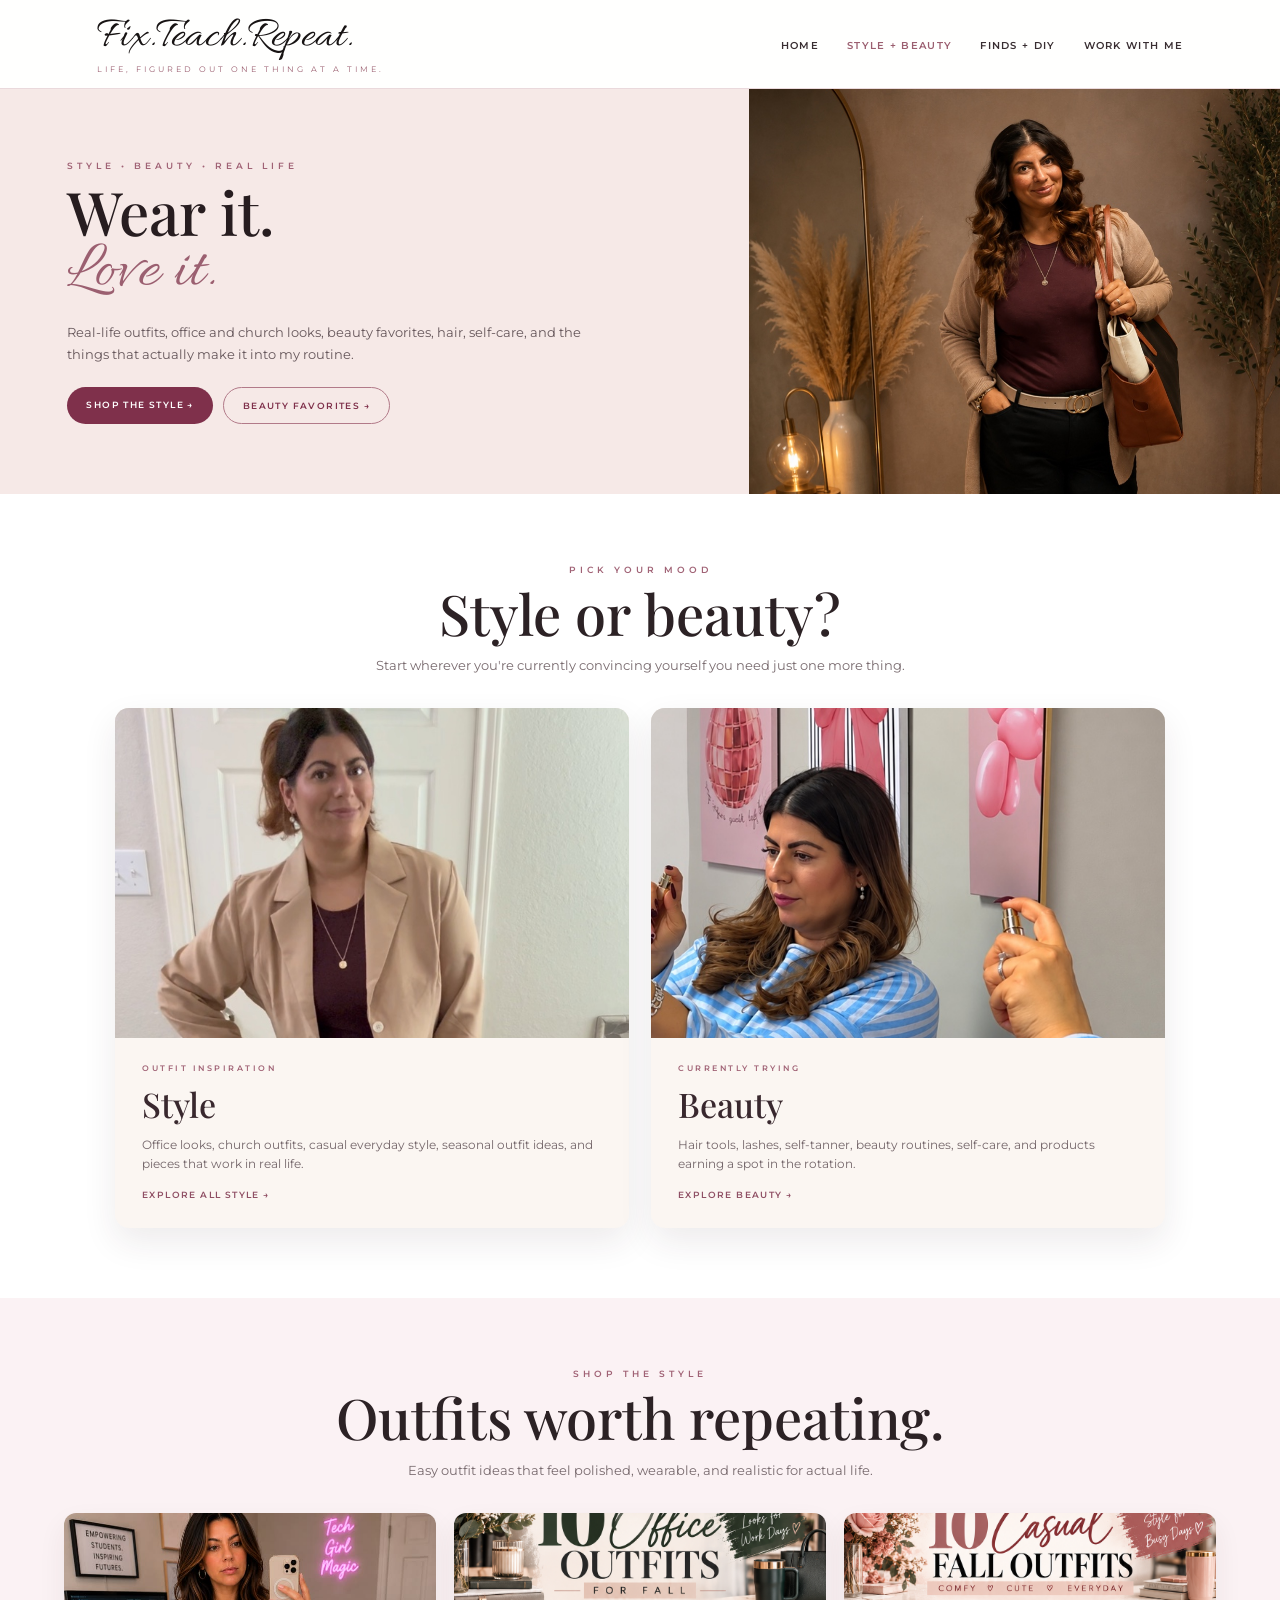
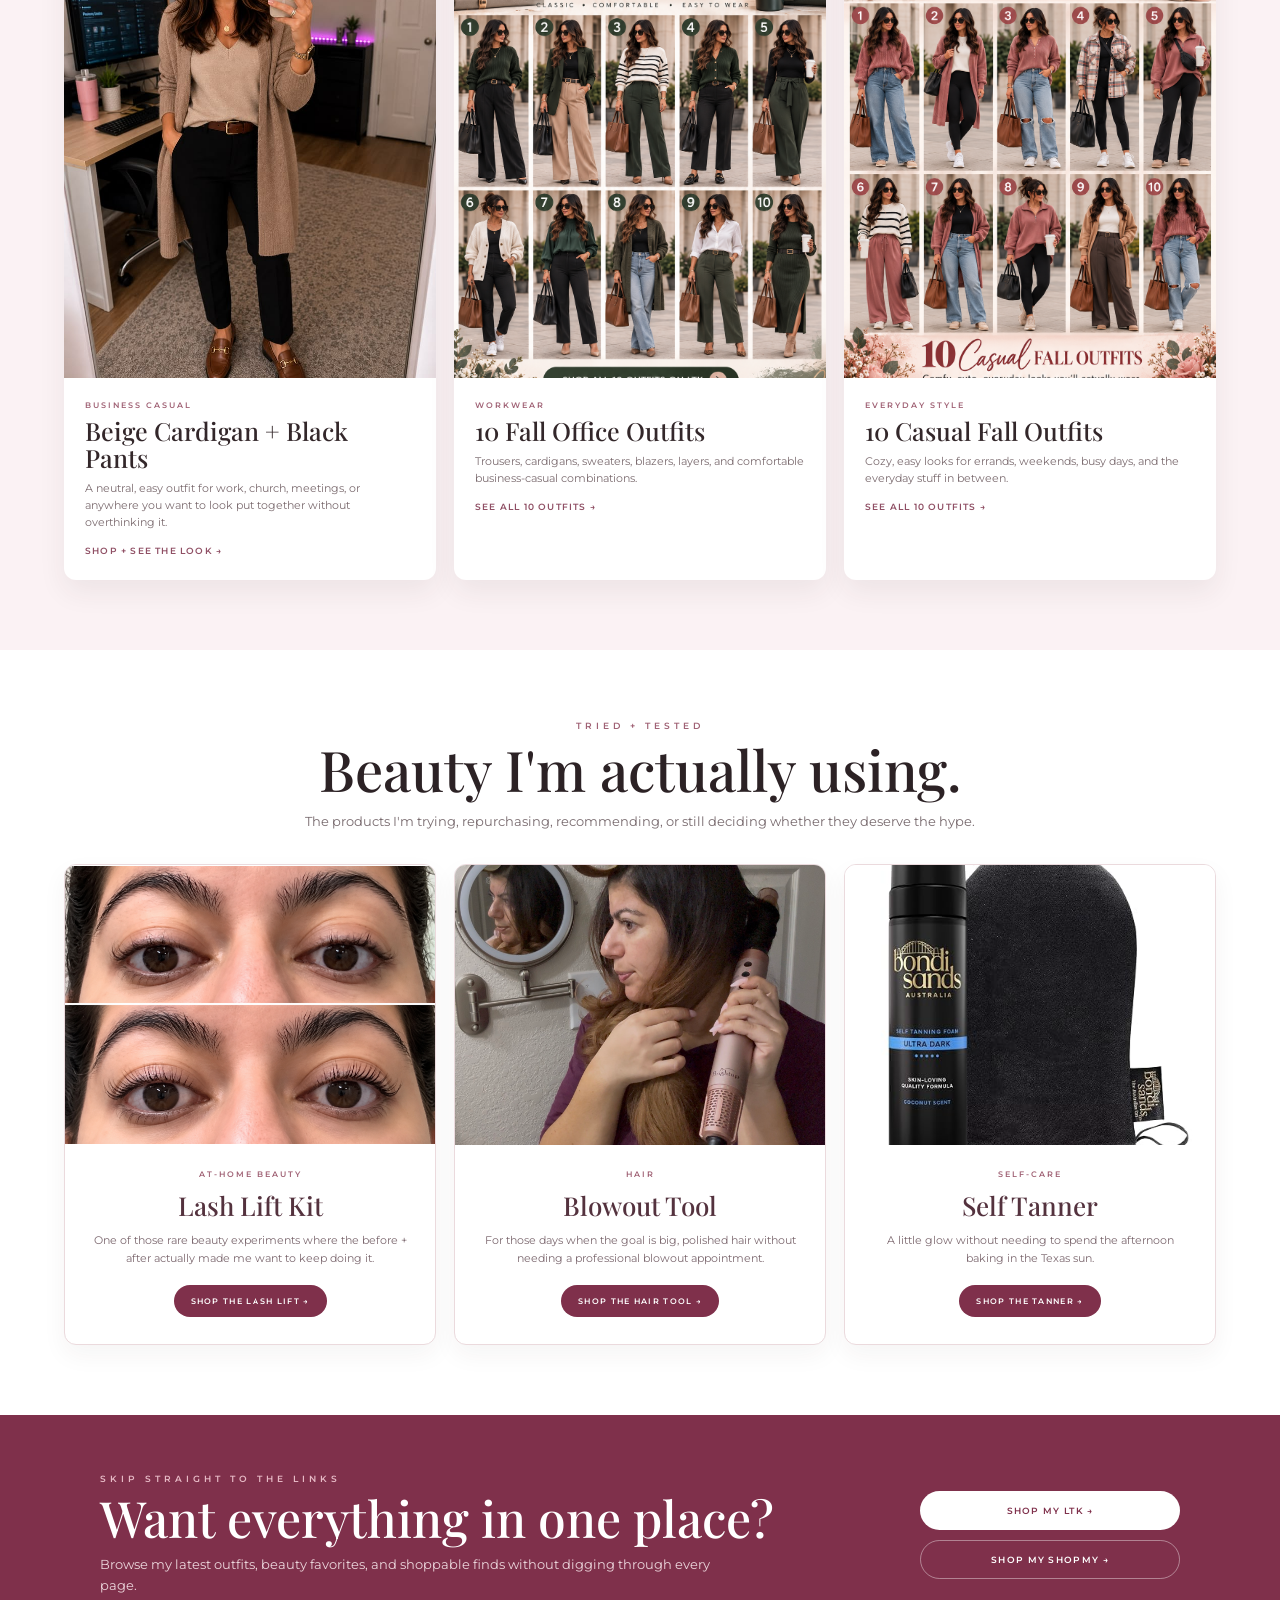
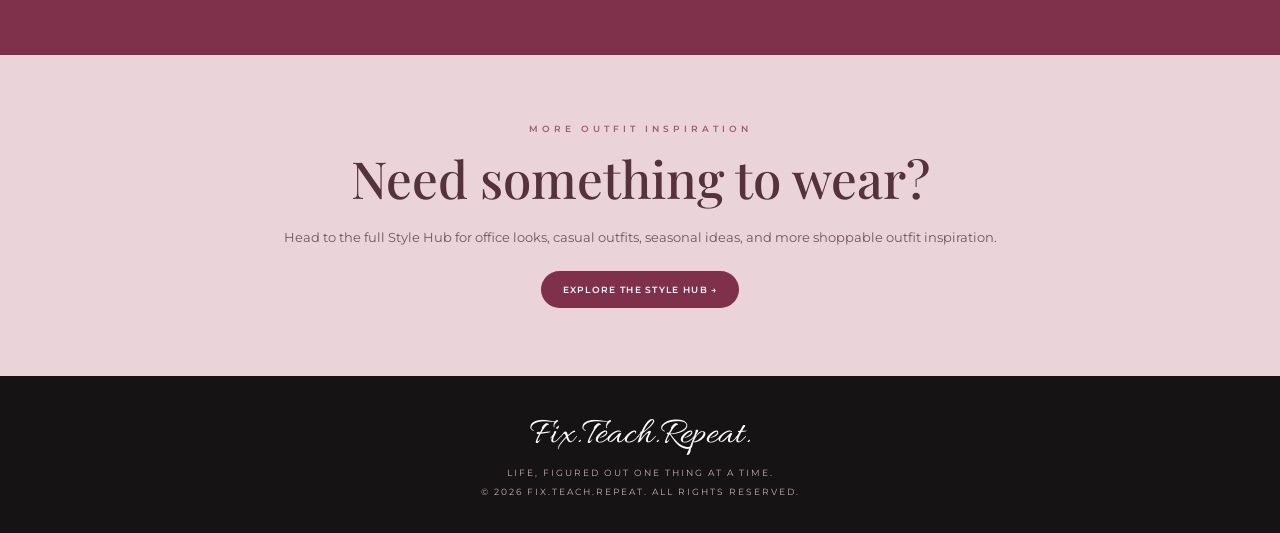
<file: beauty/beauty.html>
<!DOCTYPE html>
<html lang="en">

<head>

<meta charset="UTF-8">

<meta
    name="viewport"
    content="width=device-width, initial-scale=1.0"
>

<title>Style + Beauty | Fix.Teach.Repeat.</title>

<meta
    name="description"
    content="Shop wearable outfit ideas, beauty favorites, hair, self-care, everyday style, and products I'm actually using from Fix.Teach.Repeat."
>

<meta
    name="robots"
    content="index, follow"
>

<link
    rel="canonical"
    href="https://fixteachrepeat.com/beauty/beauty"
>


<meta
    property="og:title"
    content="Style + Beauty | Fix.Teach.Repeat."
>

<meta
    property="og:description"
    content="Wearable outfits, beauty favorites, hair, self-care, and products I'm actually using and recommending."
>

<meta
    property="og:type"
    content="website"
>

<meta
    property="og:url"
    content="https://fixteachrepeat.com/beauty/beauty"
>

<meta
    property="og:image"
    content="https://fixteachrepeat.com/images/style-photo.jpeg"
>


<meta
    name="twitter:card"
    content="summary_large_image"
>

<meta
    name="twitter:title"
    content="Style + Beauty | Fix.Teach.Repeat."
>

<meta
    name="twitter:description"
    content="Wearable outfits, beauty favorites, hair, self-care, and products I'm actually using."
>

<meta
    name="twitter:image"
    content="https://fixteachrepeat.com/images/style-photo.jpeg"
>


<link
    rel="icon"
    type="image/png"
    href="../favicon.png"
>


<link rel="preconnect" href="https://fonts.googleapis.com">

<link rel="preconnect" href="https://fonts.gstatic.com" crossorigin>

<link
    href="https://fonts.googleapis.com/css2?family=Allura&family=Montserrat:wght@400;500;600&family=Playfair+Display:wght@400;500;600&display=swap"
    rel="stylesheet"
>


<style>


* {
    box-sizing: border-box;
}


html {
    scroll-behavior: smooth;
}


body {
    margin: 0;
    background: #fbf6f2;
    color: #292326;

    font-family:
        'Montserrat',
        Arial,
        sans-serif;
}


img {
    max-width: 100%;
}


a {
    -webkit-tap-highlight-color:
        rgba(127,48,75,.12);
}



/* =========================
   HEADER
========================= */

header {
    background:
        rgba(255,255,255,.96);

    border-bottom:
        1px solid #ead9dc;
}


.header-main {
    max-width: 1240px;

    margin: 0 auto;

    padding:
        18px 6% 14px;

    display: flex;

    justify-content:
        space-between;

    align-items: center;

    gap: 30px;
}


.brand {
    color: #171313;

    text-decoration: none;
}


.logo {
    font-family:
        'Allura',
        cursive;

    font-size: 44px;

    line-height: .9;
}


.tagline {
    margin-top: 6px;

    color: #9b5f70;

    font-size: 8px;

    letter-spacing: 3px;

    text-transform: uppercase;
}


nav {
    display: flex;

    align-items: center;

    justify-content: flex-end;

    flex-wrap: wrap;

    gap: 28px;
}


nav a {
    color: #392e32;

    text-decoration: none;

    font-size: 10px;

    font-weight: 600;

    letter-spacing: 1.3px;

    text-transform: uppercase;
}


nav a:hover,
nav a.active {
    color: #9b5f70;
}



/* =========================
   HERO
========================= */

.hero {
    height: 405px;

    display: grid;

    grid-template-columns:
        1.17fr .83fr;

    overflow: hidden;

    background: #f6e9e7;
}


.hero-copy {
    height: 405px;

    padding:
        38px 7% 36px 9%;

    display: flex;

    flex-direction: column;

    justify-content: center;
}


.hero-kicker {
    margin-bottom: 11px;

    color: #a06275;

    font-size: 9px;

    font-weight: 600;

    letter-spacing: 4px;

    text-transform: uppercase;
}


.hero h1 {
    margin: 0;

    color: #271d20;

    font-family:
        'Playfair Display',
        serif;

    font-size:
        clamp(46px,4.7vw,68px);

    font-weight: 500;

    line-height: .97;
}


.hero-script {
    display: block;

    margin-top: 3px;

    color: #9b5f70;

    font-family:
        'Allura',
        cursive;

    font-size:
        clamp(52px,5.2vw,74px);

    font-weight: 400;

    line-height: .88;
}


.hero-description {
    max-width: 525px;

    margin:
        20px 0 0;

    color: #66575b;

    font-size: 13px;

    line-height: 1.65;
}


.hero-buttons {
    margin-top: 22px;

    display: flex;

    flex-wrap: wrap;

    gap: 10px;
}


.button {
    display: inline-block;

    padding:
        12px 19px;

    border-radius: 999px;

    text-decoration: none;

    font-size: 9px;

    font-weight: 600;

    letter-spacing: 1.4px;

    text-transform: uppercase;
}


.button.primary {
    background: #7f304b;

    color: white;
}


.button.secondary {
    border:
        1px solid #b27a89;

    color: #7f304b;
}


.hero-image {
    height: 405px;

    overflow: hidden;

    background: #d9c2b6;
}


.hero-image img {
    width: 100%;

    height: 100%;

    display: block;

    object-fit: cover;

    object-position:
        center 18%;
}



/* =========================
   GENERAL SECTIONS
========================= */

.section {
    padding:
        70px 5%;
}


.section.white {
    background: white;
}


.section.blush {
    background: #fbf2f4;
}


.section-heading {
    max-width: 760px;

    margin:
        0 auto 32px;

    text-align: center;
}


.section-kicker {
    color: #a06275;

    font-size: 9px;

    font-weight: 600;

    letter-spacing: 4px;

    text-transform: uppercase;
}


.section-heading h2 {
    margin:
        9px 0 12px;

    color: #2c2225;

    font-family:
        'Playfair Display',
        serif;

    font-size:
        clamp(38px,4.5vw,56px);

    font-weight: 500;

    line-height: 1.04;
}


.section-heading p {
    margin: 0;

    color: #786a6e;

    font-size: 13px;

    line-height: 1.7;
}



/* =========================
   STYLE / BEAUTY CARDS
========================= */

.path-grid {
    max-width: 1050px;

    margin: auto;

    display: grid;

    grid-template-columns:
        1fr 1fr;

    gap: 22px;
}


.path-card {
    overflow: hidden;

    border-radius: 14px;

    background: #fbf6f2;

    color: inherit;

    text-decoration: none;

    box-shadow:
        0 14px 34px
        rgba(55,35,41,.09);

    transition:
        transform .2s ease;
}


.path-card:hover {
    transform:
        translateY(-4px);
}


.path-image {
    height: 330px;

    overflow: hidden;

    background: #eee5e1;
}


.path-image img {
    width: 100%;

    height: 100%;

    display: block;

    object-fit: cover;
}


.style-card
.path-image img {
    object-position:
        center 22%;
}


.beauty-card
.path-image img {
    object-position:
        center 18%;
}


.path-copy {
    padding:
        25px 27px 28px;
}


.path-label {
    color: #a06275;

    font-size: 8px;

    font-weight: 600;

    letter-spacing: 2.5px;

    text-transform: uppercase;
}


.path-copy h3 {
    margin:
        8px 0;

    color: #39282e;

    font-family:
        'Playfair Display',
        serif;

    font-size: 34px;

    font-weight: 500;
}


.path-copy p {
    margin:
        0 0 16px;

    color: #74666a;

    font-size: 12px;

    line-height: 1.6;
}


.path-action {
    color: #8f4f64;

    font-size: 9px;

    font-weight: 600;

    letter-spacing: 1.4px;

    text-transform: uppercase;
}



/* =========================
   OUTFITS
========================= */

.outfit-grid {
    max-width: 1180px;

    margin: auto;

    display: grid;

    grid-template-columns:
        repeat(3,1fr);

    gap: 18px;
}


.outfit-card {
    overflow: hidden;

    background: white;

    border-radius: 12px;

    color: inherit;

    text-decoration: none;

    box-shadow:
        0 12px 28px
        rgba(60,40,46,.07);

    transition:
        transform .2s ease;
}


.outfit-card:hover {
    transform:
        translateY(-4px);
}


.outfit-image {
    aspect-ratio: 4 / 5;

    overflow: hidden;

    background: #eee5e1;
}


.outfit-image img {
    width: 100%;

    height: 100%;

    display: block;

    object-fit: cover;
}


.outfit-copy {
    padding:
        22px 21px 24px;
}


.outfit-label {
    margin-bottom: 7px;

    color: #a06275;

    font-size: 8px;

    font-weight: 600;

    letter-spacing: 2px;

    text-transform: uppercase;
}


.outfit-copy h3 {
    margin:
        0 0 9px;

    color: #33272a;

    font-family:
        'Playfair Display',
        serif;

    font-size: 25px;

    font-weight: 500;

    line-height: 1.08;
}


.outfit-copy p {
    margin:
        0 0 14px;

    color: #7c6c70;

    font-size: 11px;

    line-height: 1.55;
}


.outfit-link {
    color: #8f4f64;

    font-size: 9px;

    font-weight: 600;

    letter-spacing: 1.2px;

    text-transform: uppercase;
}



/* =========================
   BEAUTY PRODUCTS
========================= */

.beauty-grid {
    max-width: 1180px;

    margin: auto;

    display: grid;

    grid-template-columns:
        repeat(3,1fr);

    gap: 18px;
}


.product-card {
    overflow: hidden;

    background: white;

    border:
        1px solid #ebdadd;

    border-radius: 12px;

    text-align: center;

    box-shadow:
        0 10px 25px
        rgba(62,42,48,.05);
}


.product-image {
    height: 280px;

    overflow: hidden;

    background: #f7eeee;
}


.product-image img {
    width: 100%;

    height: 100%;

    object-fit: cover;

    display: block;
}


.product-image.lash img {
    object-fit: contain;

    background: white;
}


.product-copy {
    padding:
        24px 22px 27px;
}


.product-label {
    color: #a06275;

    font-size: 8px;

    font-weight: 600;

    letter-spacing: 2px;

    text-transform: uppercase;
}


.product-card h3 {
    margin:
        9px 0;

    color: #54323e;

    font-family:
        'Playfair Display',
        serif;

    font-size: 26px;

    font-weight: 500;
}


.product-card p {
    margin:
        0 auto 18px;

    color: #7d6970;

    font-size: 11px;

    line-height: 1.6;
}


.product-shop {
    display: inline-block;

    padding:
        11px 17px;

    border-radius: 999px;

    background: #7f304b;

    color: white;

    text-decoration: none;

    font-size: 8px;

    font-weight: 600;

    letter-spacing: 1.3px;

    text-transform: uppercase;
}



/* =========================
   SHOP STRIP
========================= */

.shop-strip {
    padding:
        58px 7%;

    background: #7f304b;

    color: white;
}


.shop-strip-inner {
    max-width: 1080px;

    margin: auto;

    display: grid;

    grid-template-columns:
        1fr auto;

    gap: 50px;

    align-items: center;
}


.shop-strip-label {
    color: #e6b9c5;

    font-size: 9px;

    font-weight: 600;

    letter-spacing: 4px;

    text-transform: uppercase;
}


.shop-strip h2 {
    margin:
        8px 0 10px;

    font-family:
        'Playfair Display',
        serif;

    font-size:
        clamp(36px,4vw,50px);

    font-weight: 500;

    line-height: 1.03;
}


.shop-strip p {
    max-width: 620px;

    margin: 0;

    color: #ecd6dc;

    font-size: 13px;

    line-height: 1.65;
}


.shop-actions {
    min-width: 260px;

    display: flex;

    flex-direction: column;

    gap: 10px;
}


.shop-action {
    display: block;

    padding:
        13px 20px;

    border:
        1px solid
        rgba(255,255,255,.4);

    border-radius: 999px;

    color: white;

    text-align: center;

    text-decoration: none;

    font-size: 9px;

    font-weight: 600;

    letter-spacing: 1.3px;

    text-transform: uppercase;
}


.shop-action.primary {
    background: white;

    color: #7f304b;
}



/* =========================
   STYLE CTA
========================= */

.cta {
    padding:
        68px 20px;

    background: #ead4da;

    text-align: center;
}


.cta-inner {
    max-width: 760px;

    margin: auto;
}


.cta-label {
    color: #9b5f70;

    font-size: 9px;

    font-weight: 600;

    letter-spacing: 4px;

    text-transform: uppercase;
}


.cta h2 {
    margin:
        10px 0 14px;

    color: #55323e;

    font-family:
        'Playfair Display',
        serif;

    font-size:
        clamp(37px,4vw,52px);

    font-weight: 500;
}


.cta p {
    margin:
        0 auto;

    color: #735460;

    font-size: 13px;

    line-height: 1.7;
}


.cta-button {
    display: inline-block;

    margin-top: 23px;

    padding:
        13px 22px;

    border-radius: 999px;

    background: #7f304b;

    color: white;

    text-decoration: none;

    font-size: 9px;

    font-weight: 600;

    letter-spacing: 1.3px;

    text-transform: uppercase;
}



/* =========================
   FOOTER
========================= */

footer {
    padding:
        36px 20px;

    background: #151314;

    color: #c4afb5;

    text-align: center;
}


.footer-logo {
    color: white;

    font-family:
        'Allura',
        cursive;

    font-size: 38px;
}


footer p {
    margin:
        8px 0 0;

    font-size: 9px;

    letter-spacing: 2px;

    text-transform: uppercase;
}



/* =========================
   TABLET
========================= */

@media (max-width: 900px) {


    .header-main {
        flex-direction: column;

        padding:
            14px 14px 11px;

        gap: 10px;

        text-align: center;
    }


    .logo {
        font-size: 38px;
    }


    nav {
        justify-content: center;

        gap:
            7px 15px;
    }


    nav a {
        font-size: 9px;
    }


    .hero {
        height: auto;

        grid-template-columns: 1fr;
    }


    .hero-copy {
        height: auto;

        padding:
            38px 7% 33px;

        text-align: center;

        align-items: center;
    }


    .hero-image {
        height: 390px;
    }


    .hero-image img {
        object-position:
            center 20%;
    }


    .hero-buttons {
        justify-content: center;
    }


    .path-grid,
    .outfit-grid,
    .beauty-grid {
        grid-template-columns: 1fr;
    }


    .path-card,
    .outfit-card,
    .product-card {
        max-width: 620px;

        width: 100%;

        margin: auto;
    }


    .path-image {
        height: 390px;
    }


    .shop-strip-inner {
        grid-template-columns: 1fr;

        gap: 25px;

        text-align: center;
    }


    .shop-strip p {
        margin:
            0 auto;
    }


    .shop-actions {
        width:
            min(100%,360px);

        min-width: 0;

        margin: auto;
    }

}



/* =========================
   MOBILE
========================= */

@media (max-width: 600px) {


    .tagline {
        font-size: 8px;

        letter-spacing: 2px;
    }


    nav {
        gap:
            6px 10px;
    }


    nav a {
        font-size: 8px;
    }


    .hero-copy {
        padding:
            30px 20px 27px;
    }


    .hero h1 {
        font-size: 39px;
    }


    .hero-script {
        font-size: 47px;
    }


    .hero-description {
        font-size: 12px;
    }


    .hero-buttons {
        width: 100%;

        max-width: 330px;
    }


    .button {
        width: 100%;

        text-align: center;
    }


    .hero-image {
        height: 330px;
    }


    .section {
        padding:
            54px 18px;
    }


    .section-heading h2 {
        font-size: 35px;
    }


    .path-image {
        height: 300px;
    }


    .path-copy {
        padding:
            22px 21px 25px;
    }


    .path-copy h3 {
        font-size: 31px;
    }


    .product-image {
        height: 240px;
    }


    .shop-strip {
        padding:
            48px 20px;
    }


    .cta {
        padding:
            54px 20px;
    }

}

</style>



<!-- Pinterest Tag -->

<script>

!function(e){if(!window.pintrk){window.pintrk=function(){
window.pintrk.queue.push(Array.prototype.slice.call(arguments))};
var n=window.pintrk;n.queue=[],n.version="3.0";
var t=document.createElement("script");t.async=!0;t.src=e;
var r=document.getElementsByTagName("script")[0];
r.parentNode.insertBefore(t,r)}}("https://s.pinimg.com/ct/core.js");

pintrk('load', '2613752332182');
pintrk('page');

</script>


<noscript>

<img
    height="1"
    width="1"
    style="display:none;"
    alt=""
    src="https://ct.pinterest.com/v3/?event=init&tid=2613752332182&noscript=1"
/>

</noscript>

<!-- End Pinterest Tag -->


</head>



<body>



<header>


<div class="header-main">


<a
    href="/"
    class="brand"
>


<div class="logo">
    Fix.Teach.Repeat.
</div>


<div class="tagline">
    Life, figured out one thing at a time.
</div>


</a>



<nav>


<a href="/">
    Home
</a>


<a
    href="/beauty/beauty"
    class="active"
>
    Style + Beauty
</a>


<a href="/diy/diy">
    Finds + DIY
</a>


<a href="/work-with-me">
    Work With Me
</a>


</nav>


</div>


</header>



<main>



<!-- =========================
     HERO
========================= -->

<section class="hero">


<div class="hero-copy">


<div class="hero-kicker">
    Style • Beauty • Real Life
</div>


<h1>

    Wear it.

    <span class="hero-script">
        Love it.
    </span>

</h1>


<p class="hero-description">

    Real-life outfits, office and church looks,
    beauty favorites, hair, self-care,
    and the things that actually make it into my routine.

</p>


<div class="hero-buttons">


<a
    href="#style"
    class="button primary"
>
    Shop the Style →
</a>


<a
    href="#beauty"
    class="button secondary"
>
    Beauty Favorites →
</a>


</div>


</div>



<div class="hero-image">


<img
    src="../images/style-photo.jpeg"
    alt="Megan wearing a styled everyday outfit"
>


</div>


</section>



<!-- =========================
     STYLE OR BEAUTY
========================= -->

<section class="section white">


<div class="section-heading">


<div class="section-kicker">
    Pick Your Mood
</div>


<h2>
    Style or beauty?
</h2>


<p>

    Start wherever you're currently
    convincing yourself you need just one more thing.

</p>


</div>



<div class="path-grid">



<a
    href="/beauty/style"
    class="path-card style-card"
>


<div class="path-image">


<img
    src="../images/style-bottom-photo.jpg"
    alt="Everyday style and outfit inspiration"
>


</div>


<div class="path-copy">


<div class="path-label">
    Outfit Inspiration
</div>


<h3>
    Style
</h3>


<p>

    Office looks, church outfits,
    casual everyday style,
    seasonal outfit ideas,
    and pieces that work in real life.

</p>


<div class="path-action">
    Explore All Style →
</div>


</div>


</a>



<a
    href="/beauty/beauty-self-care"
    class="path-card beauty-card"
>


<div class="path-image">


<img
    src="../images/beauty-portrait.jpeg"
    alt="Beauty and self care from Fix.Teach.Repeat."
>


</div>


<div class="path-copy">


<div class="path-label">
    Currently Trying
</div>


<h3>
    Beauty
</h3>


<p>

    Hair tools, lashes, self-tanner,
    beauty routines, self-care,
    and products earning a spot in the rotation.

</p>


<div class="path-action">
    Explore Beauty →
</div>


</div>


</a>


</div>


</section>



<!-- =========================
     OUTFITS
========================= -->

<section
    class="section blush"
    id="style"
>


<div class="section-heading">


<div class="section-kicker">
    Shop the Style
</div>


<h2>
    Outfits worth repeating.
</h2>


<p>

    Easy outfit ideas that feel polished,
    wearable, and realistic for actual life.

</p>


</div>



<div class="outfit-grid">



<a
    href="/beauty/beige-cardigan-office-outfit"
    class="outfit-card"
>


<div class="outfit-image">


<img
    src="../images/beige-cardigan-office-outfit.png"
    alt="Beige cardigan and black pants outfit"
>


</div>


<div class="outfit-copy">


<div class="outfit-label">
    Business Casual
</div>


<h3>
    Beige Cardigan + Black Pants
</h3>


<p>

    A neutral, easy outfit for work,
    church, meetings, or anywhere you want
    to look put together without overthinking it.

</p>


<div class="outfit-link">
    Shop + See the Look →
</div>


</div>


</a>



<a
    href="/beauty/fall-office-outfits"
    class="outfit-card"
>


<div class="outfit-image">


<img
    src="../images/fall-office-outfits.png"
    alt="Ten fall office outfit ideas"
>


</div>


<div class="outfit-copy">


<div class="outfit-label">
    Workwear
</div>


<h3>
    10 Fall Office Outfits
</h3>


<p>

    Trousers, cardigans, sweaters,
    blazers, layers, and comfortable
    business-casual combinations.

</p>


<div class="outfit-link">
    See All 10 Outfits →
</div>


</div>


</a>



<a
    href="/beauty/casual-fall-outfits"
    class="outfit-card"
>


<div class="outfit-image">


<img
    src="../images/casual-fall-outfits.png"
    alt="Ten casual fall outfit ideas"
>


</div>


<div class="outfit-copy">


<div class="outfit-label">
    Everyday Style
</div>


<h3>
    10 Casual Fall Outfits
</h3>


<p>

    Cozy, easy looks for errands,
    weekends, busy days,
    and the everyday stuff in between.

</p>


<div class="outfit-link">
    See All 10 Outfits →
</div>


</div>


</a>


</div>


</section>



<!-- =========================
     BEAUTY
========================= -->

<section
    class="section white"
    id="beauty"
>


<div class="section-heading">


<div class="section-kicker">
    Tried + Tested
</div>


<h2>
    Beauty I'm actually using.
</h2>


<p>

    The products I'm trying,
    repurchasing, recommending,
    or still deciding whether they deserve the hype.

</p>


</div>



<div class="beauty-grid">



<div class="product-card">


<div class="product-image lash">


<img
    src="../images/lash-lift-before-after.png"
    alt="Before and after at home lash lift"
>


</div>


<div class="product-copy">


<div class="product-label">
    At-Home Beauty
</div>


<h3>
    Lash Lift Kit
</h3>


<p>

    One of those rare beauty experiments
    where the before + after actually made me
    want to keep doing it.

</p>


<a
    href="https://on.ltk.com/+-XMyf6uIF3w1QgeGoUFq0A"
    target="_blank"
    rel="noopener noreferrer sponsored"
    class="product-shop"
>
    Shop the Lash Lift →
</a>


</div>


</div>



<div class="product-card">


<div class="product-image">


<img
    src="../images/blowout-tool.jpeg"
    alt="Hair blowout styling tool"
>


</div>


<div class="product-copy">


<div class="product-label">
    Hair
</div>


<h3>
    Blowout Tool
</h3>


<p>

    For those days when the goal is
    big, polished hair without needing
    a professional blowout appointment.

</p>


<a
    href="https://on.ltk.com/+v9mVaoK5JemdHqbusAiCHA"
    target="_blank"
    rel="noopener noreferrer sponsored"
    class="product-shop"
>
    Shop the Hair Tool →
</a>


</div>


</div>



<div class="product-card">


<div class="product-image">


<img
    src="../images/self-tanner.png"
    alt="Self tanning product"
>


</div>


<div class="product-copy">


<div class="product-label">
    Self-Care
</div>


<h3>
    Self Tanner
</h3>


<p>

    A little glow without needing
    to spend the afternoon baking
    in the Texas sun.

</p>


<a
    href="https://on.ltk.com/+WN_AO7Ltn2BLc_HMPyu4DA"
    target="_blank"
    rel="noopener noreferrer sponsored"
    class="product-shop"
>
    Shop the Tanner →
</a>


</div>


</div>


</div>


</section>



<!-- =========================
     SHOP LINKS
========================= -->

<section class="shop-strip">


<div class="shop-strip-inner">


<div>


<div class="shop-strip-label">
    Skip Straight to the Links
</div>


<h2>
    Want everything in one place?
</h2>


<p>

    Browse my latest outfits,
    beauty favorites, and shoppable finds
    without digging through every page.

</p>


</div>



<div class="shop-actions">


<a
    href="https://www.shopltk.com/explore/Fix.Teach.Repeat?utm_campaign=shop_share_1&utm_source=ioscreatorapp"
    target="_blank"
    rel="noopener noreferrer sponsored"
    class="shop-action primary"
>
    Shop My LTK →
</a>


<a
    href="https://shopmy.us/shop/fixteachrepeat?tab=latest"
    target="_blank"
    rel="noopener noreferrer sponsored"
    class="shop-action"
>
    Shop My ShopMy →
</a>


</div>


</div>


</section>



<!-- =========================
     STYLE CTA
========================= -->

<section class="cta">


<div class="cta-inner">


<div class="cta-label">
    More Outfit Inspiration
</div>


<h2>
    Need something to wear?
</h2>


<p>

    Head to the full Style Hub for
    office looks, casual outfits,
    seasonal ideas, and more shoppable outfit inspiration.

</p>


<a
    href="/beauty/style"
    class="cta-button"
>
    Explore the Style Hub →
</a>


</div>


</section>


</main>



<footer>


<div class="footer-logo">
    Fix.Teach.Repeat.
</div>


<p>
    Life, figured out one thing at a time.
</p>


<p>
    © 2026 Fix.Teach.Repeat. All rights reserved.
</p>


</footer>



<script>

/* =========================================
   LOCAL USB TESTING

   Live website keeps clean URLs.
   Local file testing converts them to the
   actual .html files on Megan's USB drive.
========================================= */

if (window.location.protocol === "file:") {

    const localLinks = {

        "/":
            "../index.html",

        "/beauty/beauty":
            "beauty.html",

        "/beauty/style":
            "style.html",

        "/beauty/beauty-self-care":
            "beauty-self-care.html",

        "/beauty/beige-cardigan-office-outfit":
            "beige-cardigan-office-outfit.html",

        "/beauty/fall-office-outfits":
            "fall-office-outfits.html",

        "/beauty/casual-fall-outfits":
            "casual-fall-outfits.html",

        "/diy/diy":
            "../diy/diy.html",

        "/work-with-me":
            "../work-with-me.html"

    };


    document
        .querySelectorAll("a[href]")
        .forEach(function(link) {

            const href =
                link.getAttribute("href");


            if (localLinks[href]) {

                link.setAttribute(
                    "href",
                    localLinks[href]
                );

            }

        });

}

</script>


</body>

</html>
</file>
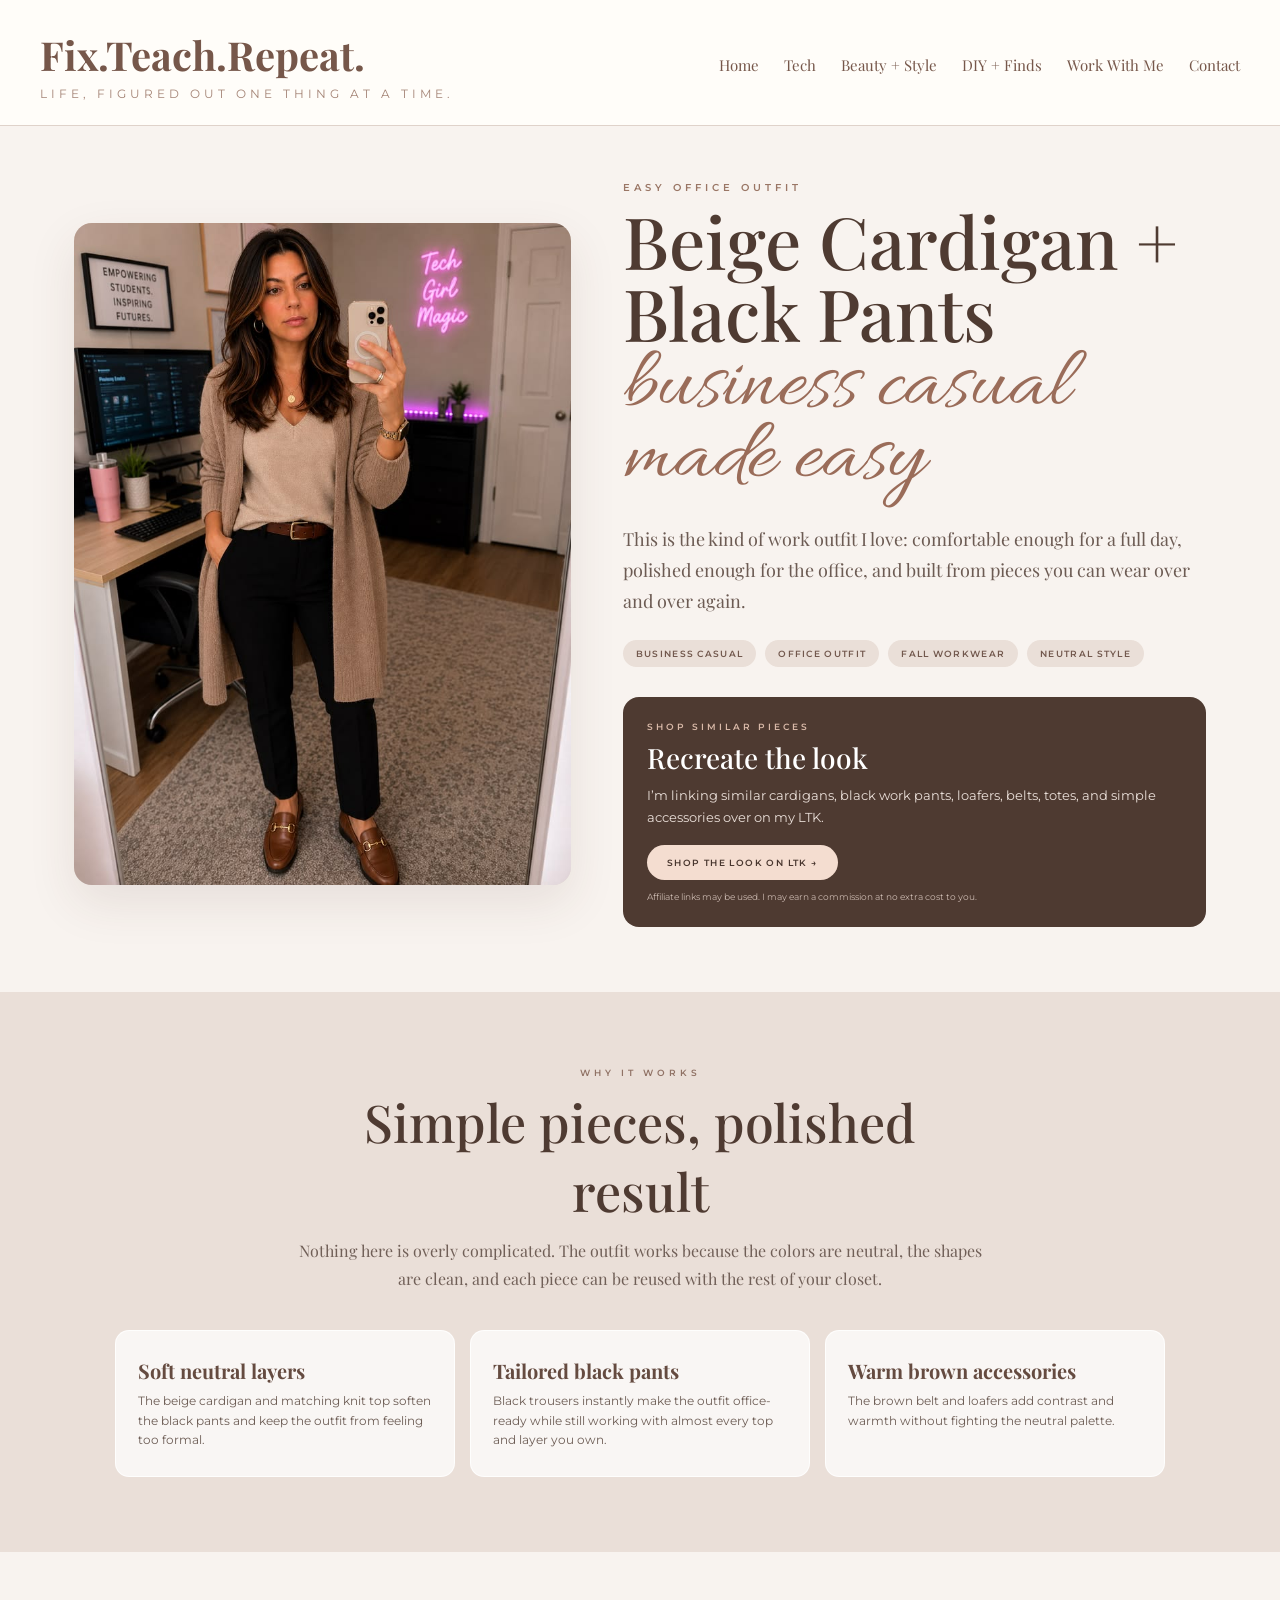
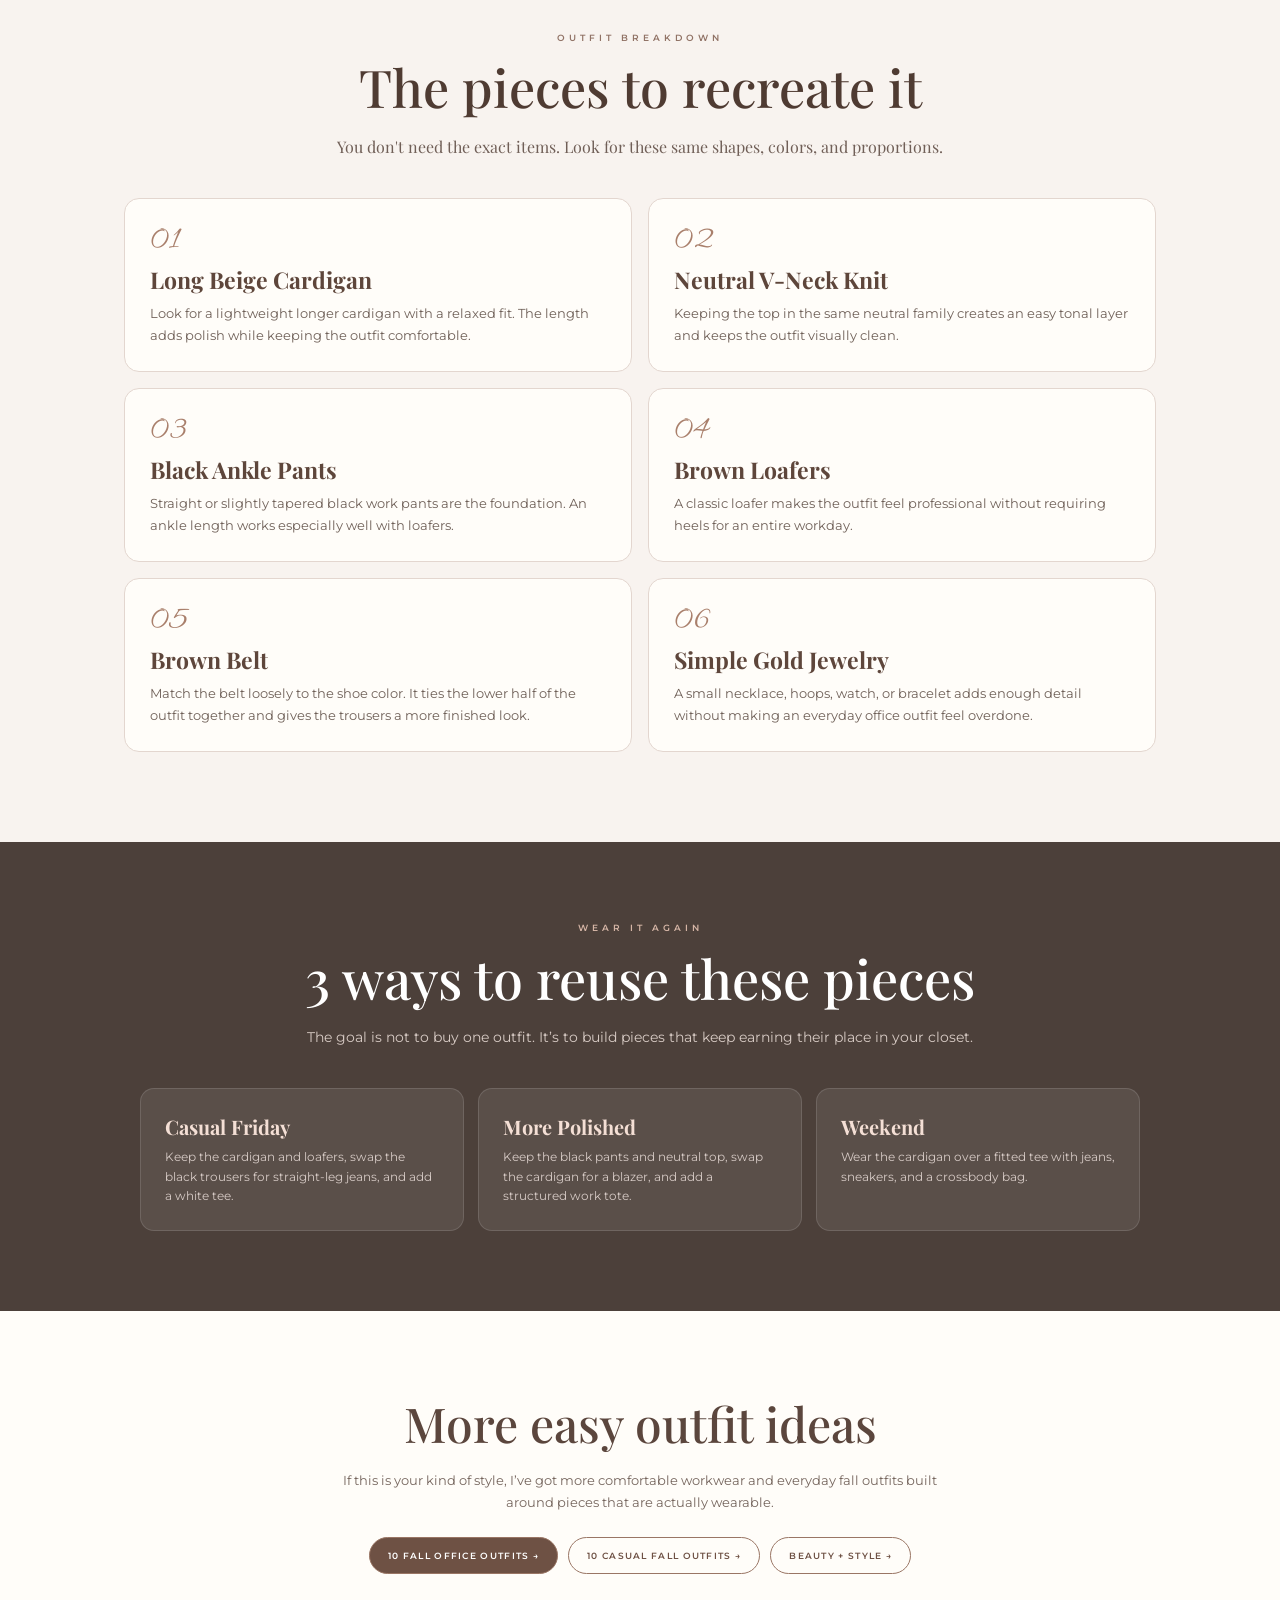
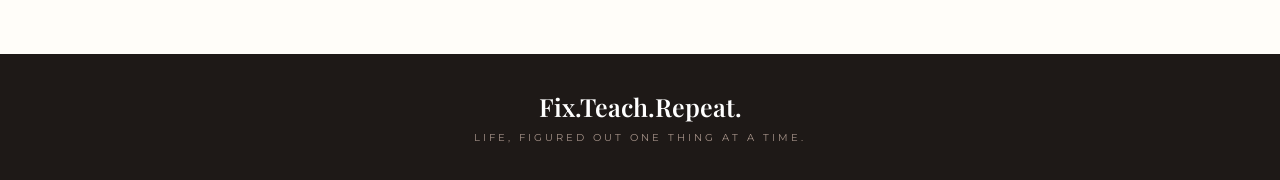
<file: beauty/beige-cardigan-office-outfit.html>
<!DOCTYPE html>
<html lang="en">

<head>

<meta charset="UTF-8">

<meta
    name="viewport"
    content="width=device-width, initial-scale=1.0"
>

<title>Easy Business Casual Office Outfit | Fix.Teach.Repeat.</title>

<meta
    name="description"
    content="An easy business casual office outfit with a beige cardigan, black pants, brown loafers, and simple accessories. Comfortable, polished, and easy to recreate."
>

<meta
    name="robots"
    content="index, follow"
>

<link
    rel="canonical"
    href="https://fixteachrepeat.com/beauty/beige-cardigan-office-outfit"
>


<!-- SOCIAL SHARE PREVIEW -->

<meta
    property="og:title"
    content="Easy Business Casual Office Outfit"
>

<meta
    property="og:description"
    content="Beige cardigan, black pants, brown loafers, and simple accessories for an easy polished work outfit."
>

<meta
    property="og:type"
    content="article"
>

<meta
    property="og:url"
    content="https://fixteachrepeat.com/beauty/beige-cardigan-office-outfit"
>

<meta
    property="og:image"
    content="https://fixteachrepeat.com/images/beige-cardigan-office-outfit.png"
>


<meta
    name="twitter:card"
    content="summary_large_image"
>

<meta
    name="twitter:title"
    content="Easy Business Casual Office Outfit"
>

<meta
    name="twitter:description"
    content="A comfortable business casual work outfit built from easy wardrobe basics."
>

<meta
    name="twitter:image"
    content="https://fixteachrepeat.com/images/beige-cardigan-office-outfit.png"
>


<link
    rel="icon"
    type="image/png"
    href="../favicon.png"
>


<link rel="preconnect" href="https://fonts.googleapis.com">

<link rel="preconnect" href="https://fonts.gstatic.com" crossorigin>

<link
    href="https://fonts.googleapis.com/css2?family=Allura&family=Montserrat:wght@400;500;600&family=Playfair+Display:wght@400;500;600;700&display=swap"
    rel="stylesheet"
>


<style>


* {
    box-sizing: border-box;
}


body {
    margin: 0;
    background: #f8f3ef;
    color: #463b36;
    font-family: "Montserrat", Arial, sans-serif;
}


img {
    max-width: 100%;
}


a {
    -webkit-tap-highlight-color: rgba(90,63,49,.12);
}


/* HEADER */

header {
    padding: 28px 40px 24px;
    display: flex;
    justify-content: space-between;
    align-items: center;
    border-bottom: 1px solid #dfd2ca;
    background: #fffdf9;
}


.logo {
    color: #76574a;
    text-decoration: none;
    font-family: "Playfair Display", serif;
    font-size: 40px;
    font-weight: 700;
}


.tagline {
    margin-top: 5px;
    color: #a58577;
    font-size: 12px;
    letter-spacing: 4px;
    text-transform: uppercase;
}


nav {
    display: flex;
    gap: 25px;
    align-items: center;
    flex-wrap: wrap;
    justify-content: flex-end;
}


nav a {
    color: #76574a;
    text-decoration: none;
    font-family: "Playfair Display", serif;
    font-size: 15px;
}


nav a:hover {
    text-decoration: underline;
}


/* HERO */

.hero {
    max-width: 1180px;
    margin: 0 auto;
    padding: 55px 24px 65px;
    display: grid;
    grid-template-columns: .92fr 1.08fr;
    gap: 52px;
    align-items: center;
}


.hero-image-wrap {
    overflow: hidden;
    border-radius: 18px;
    background: #e8ddd6;
    box-shadow: 0 18px 48px rgba(75,52,42,.10);
}


.hero-image {
    width: 100%;
    display: block;
}


.hero-kicker {
    color: #9a7665;
    font-size: 10px;
    font-weight: 600;
    letter-spacing: 4px;
    text-transform: uppercase;
}


.hero h1 {
    margin: 10px 0 0;
    color: #4f3b32;
    font-family: "Playfair Display", serif;
    font-size: clamp(46px, 6vw, 72px);
    font-weight: 500;
    line-height: 1;
}


.hero-script {
    display: block;
    margin-top: 4px;
    color: #9a6c59;
    font-family: "Allura", cursive;
    font-size: clamp(58px, 7vw, 88px);
    font-weight: 400;
    line-height: .82;
}


.hero-description {
    margin-top: 28px;
    max-width: 570px;
    color: #6c5b53;
    font-family: "Playfair Display", serif;
    font-size: 18px;
    line-height: 1.7;
}


.hero-tags {
    margin-top: 24px;
    display: flex;
    flex-wrap: wrap;
    gap: 9px;
}


.hero-tag {
    padding: 8px 13px;
    border-radius: 999px;
    background: #eadfd8;
    color: #72584d;
    font-size: 9px;
    font-weight: 600;
    letter-spacing: 1.3px;
    text-transform: uppercase;
}


/* SHOP */

.shop-box {
    margin-top: 30px;
    padding: 24px;
    border-radius: 16px;
    background: #4e3a31;
    color: white;
}


.shop-box-label {
    color: #d9b9a8;
    font-size: 9px;
    font-weight: 600;
    letter-spacing: 3px;
    text-transform: uppercase;
}


.shop-box h2 {
    margin: 7px 0 9px;
    font-family: "Playfair Display", serif;
    font-size: 28px;
    font-weight: 500;
}


.shop-box p {
    margin: 0;
    color: #eadfd9;
    font-size: 13px;
    line-height: 1.65;
}


.shop-button {
    display: inline-block;
    margin-top: 17px;
    padding: 12px 20px;
    border-radius: 999px;
    background: #f4ddd0;
    color: #48362e;
    text-decoration: none;
    font-size: 9px;
    font-weight: 600;
    letter-spacing: 1.4px;
    text-transform: uppercase;
}


.shop-button:hover {
    background: white;
}


.disclosure {
    margin-top: 10px;
    color: #cbb9b0;
    font-size: 9px;
    line-height: 1.5;
}


/* WHY IT WORKS */

.why-section {
    padding: 75px 24px;
    background: #eadfd8;
}


.why-inner {
    max-width: 1050px;
    margin: 0 auto;
}


.section-heading {
    text-align: center;
    max-width: 690px;
    margin: 0 auto 38px;
}


.section-label {
    color: #907265;
    font-size: 9px;
    font-weight: 600;
    letter-spacing: 4px;
    text-transform: uppercase;
}


.section-heading h2 {
    margin: 9px 0 12px;
    color: #4f3b32;
    font-family: "Playfair Display", serif;
    font-size: clamp(36px, 5vw, 52px);
    font-weight: 500;
}


.section-heading p {
    margin: 0;
    color: #705f57;
    font-family: "Playfair Display", serif;
    font-size: 16px;
    line-height: 1.7;
}


.why-grid {
    display: grid;
    grid-template-columns: repeat(3, 1fr);
    gap: 15px;
}


.why-card {
    padding: 26px 22px;
    border-radius: 14px;
    background: rgba(255,255,255,.72);
    border: 1px solid rgba(255,255,255,.8);
}


.why-card strong {
    display: block;
    margin-bottom: 7px;
    color: #654b40;
    font-family: "Playfair Display", serif;
    font-size: 20px;
}


.why-card p {
    margin: 0;
    color: #6d5d55;
    font-size: 12px;
    line-height: 1.65;
}


/* OUTFIT BREAKDOWN */

.breakdown-section {
    max-width: 1080px;
    margin: 0 auto;
    padding: 80px 24px 90px;
}


.breakdown-grid {
    display: grid;
    grid-template-columns: repeat(2, 1fr);
    gap: 16px;
}


.piece-card {
    padding: 25px;
    border-radius: 15px;
    background: #fffdf9;
    border: 1px solid #e3d6cf;
}


.piece-number {
    color: #a97f6b;
    font-family: "Allura", cursive;
    font-size: 34px;
    line-height: 1;
}


.piece-card h3 {
    margin: 6px 0 8px;
    color: #5e463b;
    font-family: "Playfair Display", serif;
    font-size: 23px;
}


.piece-card p {
    margin: 0;
    color: #6f6058;
    font-size: 13px;
    line-height: 1.65;
}


/* RESTYLE */

.restyle-section {
    padding: 80px 24px;
    background: #4c403a;
    color: white;
}


.restyle-inner {
    max-width: 1000px;
    margin: 0 auto;
}


.restyle-heading {
    text-align: center;
    max-width: 700px;
    margin: 0 auto 38px;
}


.restyle-label {
    color: #d5b5a6;
    font-size: 9px;
    font-weight: 600;
    letter-spacing: 4px;
    text-transform: uppercase;
}


.restyle-heading h2 {
    margin: 9px 0 12px;
    font-family: "Playfair Display", serif;
    font-size: clamp(38px, 5vw, 54px);
    font-weight: 500;
}


.restyle-heading p {
    margin: 0;
    color: #d8cbc5;
    font-size: 14px;
    line-height: 1.7;
}


.restyle-grid {
    display: grid;
    grid-template-columns: repeat(3, 1fr);
    gap: 14px;
}


.restyle-card {
    padding: 24px;
    border-radius: 14px;
    background: rgba(255,255,255,.08);
    border: 1px solid rgba(255,255,255,.13);
}


.restyle-card strong {
    display: block;
    margin-bottom: 7px;
    color: #f4dfd5;
    font-family: "Playfair Display", serif;
    font-size: 20px;
}


.restyle-card p {
    margin: 0;
    color: #d7cbc6;
    font-size: 12px;
    line-height: 1.65;
}


/* MORE STYLE */

.more-style {
    padding: 80px 24px;
    text-align: center;
    background: #fffdf9;
}


.more-style h2 {
    margin: 0 0 14px;
    color: #5b463d;
    font-family: "Playfair Display", serif;
    font-size: clamp(34px, 5vw, 48px);
    font-weight: 500;
}


.more-style p {
    max-width: 620px;
    margin: 0 auto;
    color: #75655d;
    font-size: 13px;
    line-height: 1.7;
}


.more-actions {
    display: flex;
    justify-content: center;
    flex-wrap: wrap;
    gap: 10px;
    margin-top: 24px;
}


.more-button {
    display: inline-block;
    padding: 12px 18px;
    border-radius: 999px;
    border: 1px solid #9a7665;
    color: #6e5144;
    text-decoration: none;
    font-size: 9px;
    font-weight: 600;
    letter-spacing: 1.3px;
    text-transform: uppercase;
}


.more-button.primary {
    background: #6e5144;
    color: white;
}


.more-button:hover {
    background: #efe0d8;
    color: #523d33;
}


/* FOOTER */

footer {
    padding: 36px 20px;
    background: #1e1917;
    color: #b9aaa2;
    text-align: center;
}


.footer-logo {
    color: white;
    font-family: "Playfair Display", serif;
    font-size: 25px;
    font-weight: 600;
}


.footer-tagline {
    margin-top: 8px;
    color: #a69389;
    font-size: 10px;
    letter-spacing: 3px;
    text-transform: uppercase;
}


/* MOBILE */

@media (max-width: 850px) {

    header {
        display: block;
        padding: 16px 14px 11px;
        text-align: center;
    }


    .logo {
        font-size: 34px;
    }


    .tagline {
        margin-top: 4px;
        font-size: 10px;
        letter-spacing: 2.8px;
    }


    nav {
        justify-content: center;
        gap: 7px 14px;
        margin-top: 11px;
    }


    nav a {
        font-size: 13px;
    }


    .hero {
        grid-template-columns: 1fr;
        gap: 30px;
        padding: 35px 18px 50px;
    }


    .hero-copy {
        text-align: center;
    }


    .hero-description {
        margin-left: auto;
        margin-right: auto;
        font-size: 16px;
    }


    .hero-tags {
        justify-content: center;
    }


    .why-grid,
    .restyle-grid {
        grid-template-columns: 1fr;
    }


    .breakdown-grid {
        grid-template-columns: 1fr;
    }


    .shop-box {
        text-align: center;
    }

}

</style>



<!-- Pinterest Tag -->

<script>

!function(e){if(!window.pintrk){window.pintrk=function(){
window.pintrk.queue.push(Array.prototype.slice.call(arguments))};
var n=window.pintrk;n.queue=[],n.version="3.0";
var t=document.createElement("script");t.async=!0;t.src=e;
var r=document.getElementsByTagName("script")[0];
r.parentNode.insertBefore(t,r)}}("https://s.pinimg.com/ct/core.js");

pintrk('load', '2613752332182');
pintrk('page');

</script>


<noscript>

<img
    height="1"
    width="1"
    style="display:none;"
    alt=""
    src="https://ct.pinterest.com/v3/?event=init&tid=2613752332182&noscript=1"
/>

</noscript>

<!-- End Pinterest Tag -->


</head>



<body>



<header>

<div>

<a
    href="../index.html"
    class="logo"
>
    Fix.Teach.Repeat.
</a>

<div class="tagline">
    Life, figured out one thing at a time.
</div>

</div>


<nav>

<a href="../index.html">
    Home
</a>

<a href="../tech/tech.html">
    Tech
</a>

<a href="beauty.html">
    Beauty + Style
</a>

<a href="../diy/diy.html">
    DIY + Finds
</a>

<a href="../work-with-me.html">
    Work With Me
</a>

<a href="../contact.html">
    Contact
</a>

</nav>

</header>



<main>



<section class="hero">


<div class="hero-image-wrap">

<img
    src="../images/beige-cardigan-office-outfit.png"
    alt="Business casual office outfit with beige cardigan, black pants, brown loafers and simple gold accessories"
    class="hero-image"
>

</div>



<div class="hero-copy">


<div class="hero-kicker">
    Easy Office Outfit
</div>


<h1>

    Beige Cardigan + Black Pants

    <span class="hero-script">
        business casual made easy
    </span>

</h1>


<p class="hero-description">

    This is the kind of work outfit I love:
    comfortable enough for a full day,
    polished enough for the office,
    and built from pieces you can wear over and over again.

</p>


<div class="hero-tags">

<span class="hero-tag">
    Business Casual
</span>

<span class="hero-tag">
    Office Outfit
</span>

<span class="hero-tag">
    Fall Workwear
</span>

<span class="hero-tag">
    Neutral Style
</span>

</div>



<div class="shop-box">

<div class="shop-box-label">
    Shop Similar Pieces
</div>

<h2>
    Recreate the look
</h2>

<p>

    I’m linking similar cardigans, black work pants,
    loafers, belts, totes, and simple accessories
    over on my LTK.

</p>

<a
    href="https://liketk.it/6swgf"
    target="_blank"
    rel="noopener noreferrer sponsored"
    class="shop-button"
>
    Shop the Look on LTK →
</a>

<div class="disclosure">

    Affiliate links may be used.
    I may earn a commission at no extra cost to you.

</div>

</div>


</div>


</section>



<section class="why-section">


<div class="why-inner">


<div class="section-heading">

<div class="section-label">
    Why It Works
</div>

<h2>
    Simple pieces, polished result
</h2>

<p>

    Nothing here is overly complicated.
    The outfit works because the colors are neutral,
    the shapes are clean, and each piece can be reused
    with the rest of your closet.

</p>

</div>



<div class="why-grid">


<div class="why-card">

<strong>
    Soft neutral layers
</strong>

<p>

    The beige cardigan and matching knit top soften the black pants
    and keep the outfit from feeling too formal.

</p>

</div>


<div class="why-card">

<strong>
    Tailored black pants
</strong>

<p>

    Black trousers instantly make the outfit office-ready
    while still working with almost every top and layer you own.

</p>

</div>


<div class="why-card">

<strong>
    Warm brown accessories
</strong>

<p>

    The brown belt and loafers add contrast and warmth
    without fighting the neutral palette.

</p>

</div>


</div>


</div>


</section>



<section class="breakdown-section">


<div class="section-heading">

<div class="section-label">
    Outfit Breakdown
</div>

<h2>
    The pieces to recreate it
</h2>

<p>

    You don't need the exact items.
    Look for these same shapes, colors, and proportions.

</p>

</div>



<div class="breakdown-grid">


<div class="piece-card">

<div class="piece-number">
    01
</div>

<h3>
    Long Beige Cardigan
</h3>

<p>

    Look for a lightweight longer cardigan with a relaxed fit.
    The length adds polish while keeping the outfit comfortable.

</p>

</div>


<div class="piece-card">

<div class="piece-number">
    02
</div>

<h3>
    Neutral V-Neck Knit
</h3>

<p>

    Keeping the top in the same neutral family creates an easy
    tonal layer and keeps the outfit visually clean.

</p>

</div>


<div class="piece-card">

<div class="piece-number">
    03
</div>

<h3>
    Black Ankle Pants
</h3>

<p>

    Straight or slightly tapered black work pants are the foundation.
    An ankle length works especially well with loafers.

</p>

</div>


<div class="piece-card">

<div class="piece-number">
    04
</div>

<h3>
    Brown Loafers
</h3>

<p>

    A classic loafer makes the outfit feel professional
    without requiring heels for an entire workday.

</p>

</div>


<div class="piece-card">

<div class="piece-number">
    05
</div>

<h3>
    Brown Belt
</h3>

<p>

    Match the belt loosely to the shoe color.
    It ties the lower half of the outfit together
    and gives the trousers a more finished look.

</p>

</div>


<div class="piece-card">

<div class="piece-number">
    06
</div>

<h3>
    Simple Gold Jewelry
</h3>

<p>

    A small necklace, hoops, watch, or bracelet adds enough detail
    without making an everyday office outfit feel overdone.

</p>

</div>


</div>


</section>



<section class="restyle-section">


<div class="restyle-inner">


<div class="restyle-heading">

<div class="restyle-label">
    Wear It Again
</div>

<h2>
    3 ways to reuse these pieces
</h2>

<p>

    The goal is not to buy one outfit.
    It’s to build pieces that keep earning their place in your closet.

</p>

</div>



<div class="restyle-grid">


<div class="restyle-card">

<strong>
    Casual Friday
</strong>

<p>

    Keep the cardigan and loafers,
    swap the black trousers for straight-leg jeans,
    and add a white tee.

</p>

</div>


<div class="restyle-card">

<strong>
    More Polished
</strong>

<p>

    Keep the black pants and neutral top,
    swap the cardigan for a blazer,
    and add a structured work tote.

</p>

</div>


<div class="restyle-card">

<strong>
    Weekend
</strong>

<p>

    Wear the cardigan over a fitted tee with jeans,
    sneakers, and a crossbody bag.

</p>

</div>


</div>


</div>


</section>



<section class="more-style">


<h2>
    More easy outfit ideas
</h2>

<p>

    If this is your kind of style,
    I’ve got more comfortable workwear and everyday fall outfits
    built around pieces that are actually wearable.

</p>


<div class="more-actions">

<a
    href="fall-office-outfits.html"
    class="more-button primary"
>
    10 Fall Office Outfits →
</a>

<a
    href="casual-fall-outfits.html"
    class="more-button"
>
    10 Casual Fall Outfits →
</a>

<a
    href="beauty.html"
    class="more-button"
>
    Beauty + Style →
</a>

</div>


</section>



</main>



<footer>

<div class="footer-logo">
    Fix.Teach.Repeat.
</div>

<div class="footer-tagline">
    Life, figured out one thing at a time.
</div>

</footer>



</body>

</html>
</file>
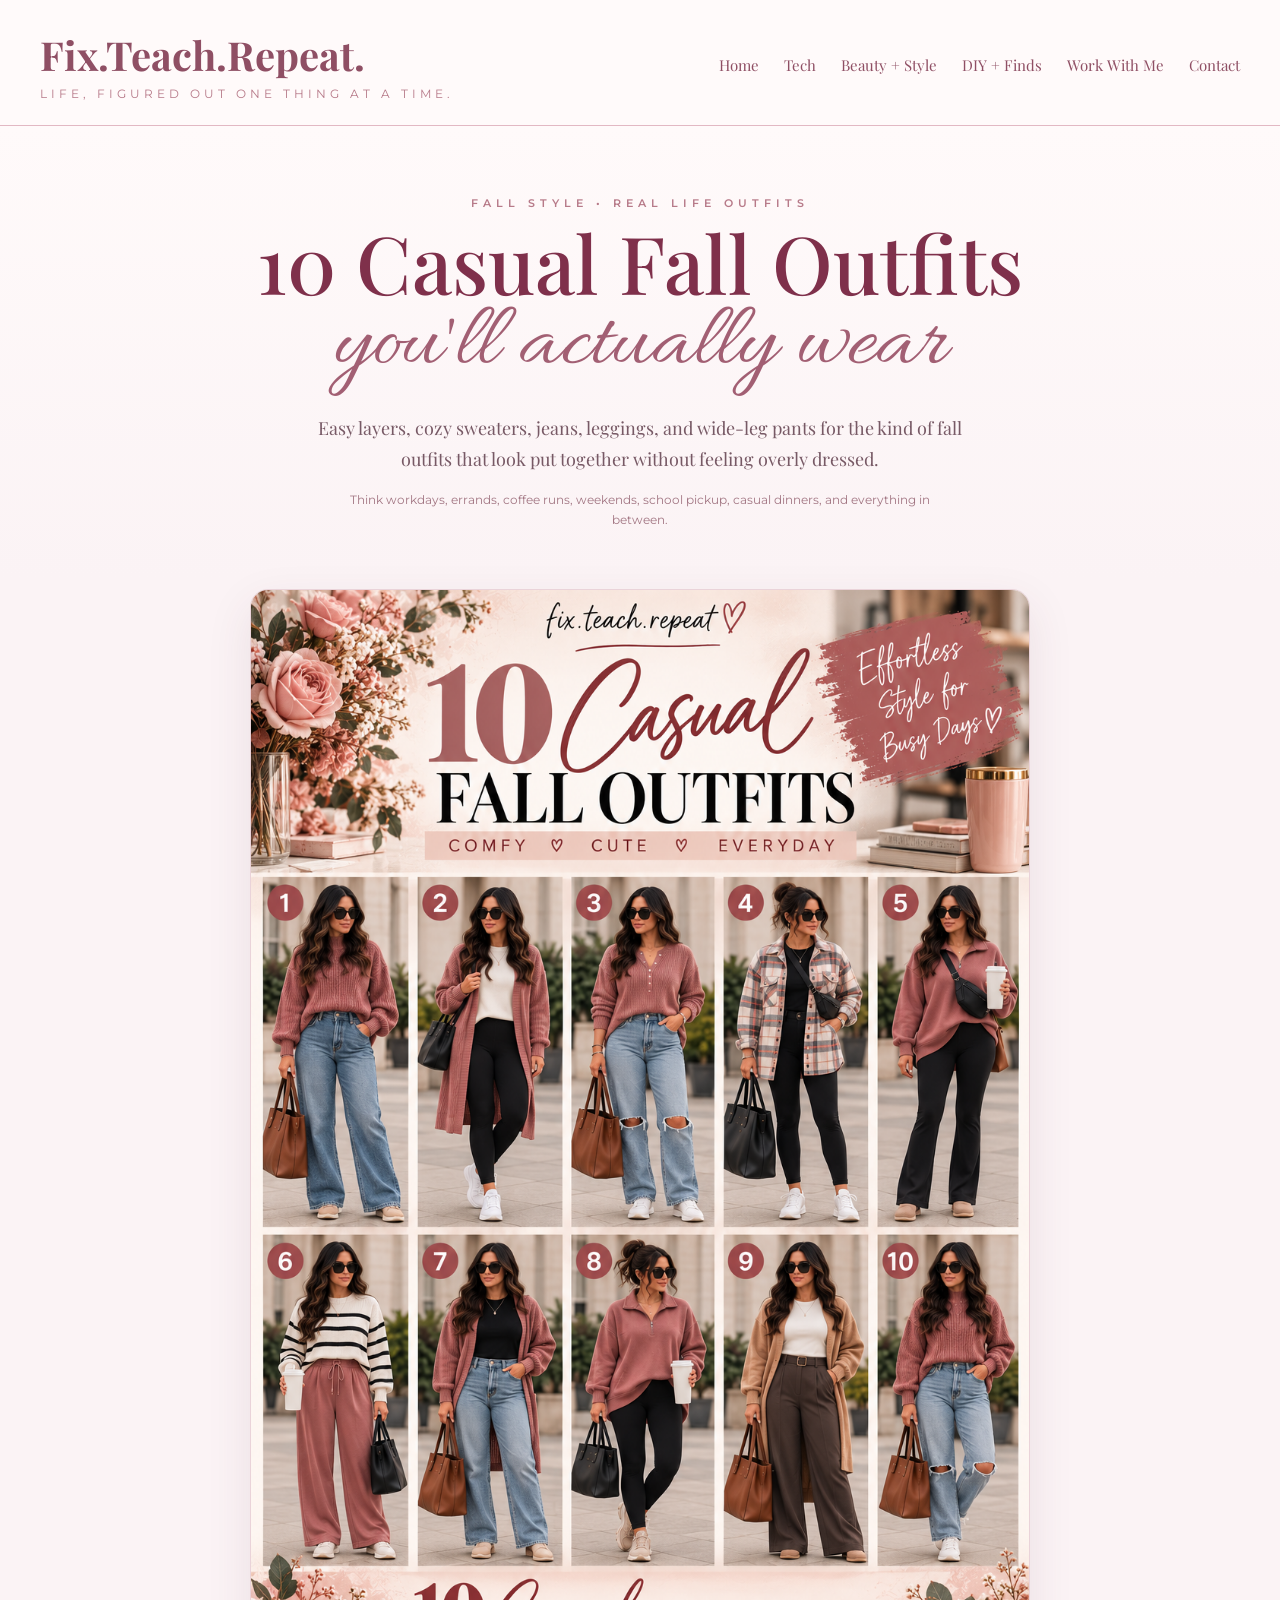
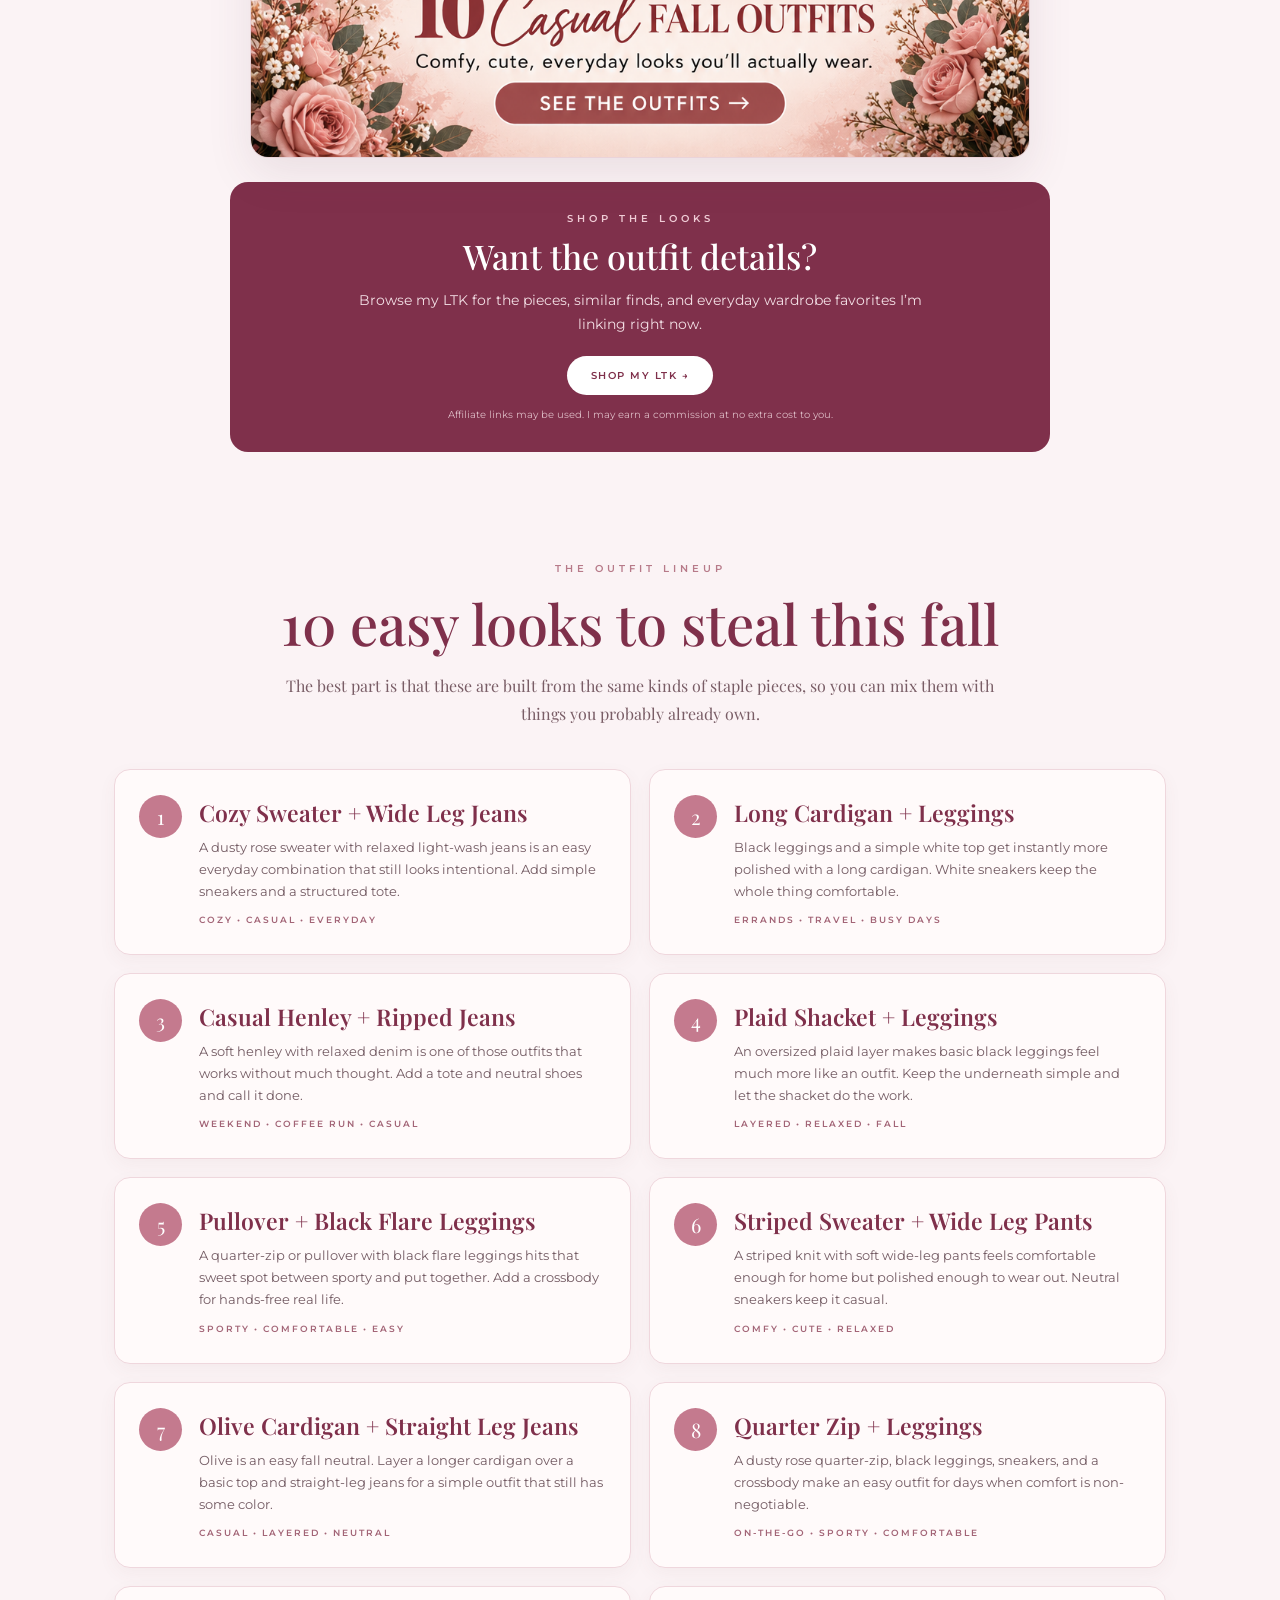
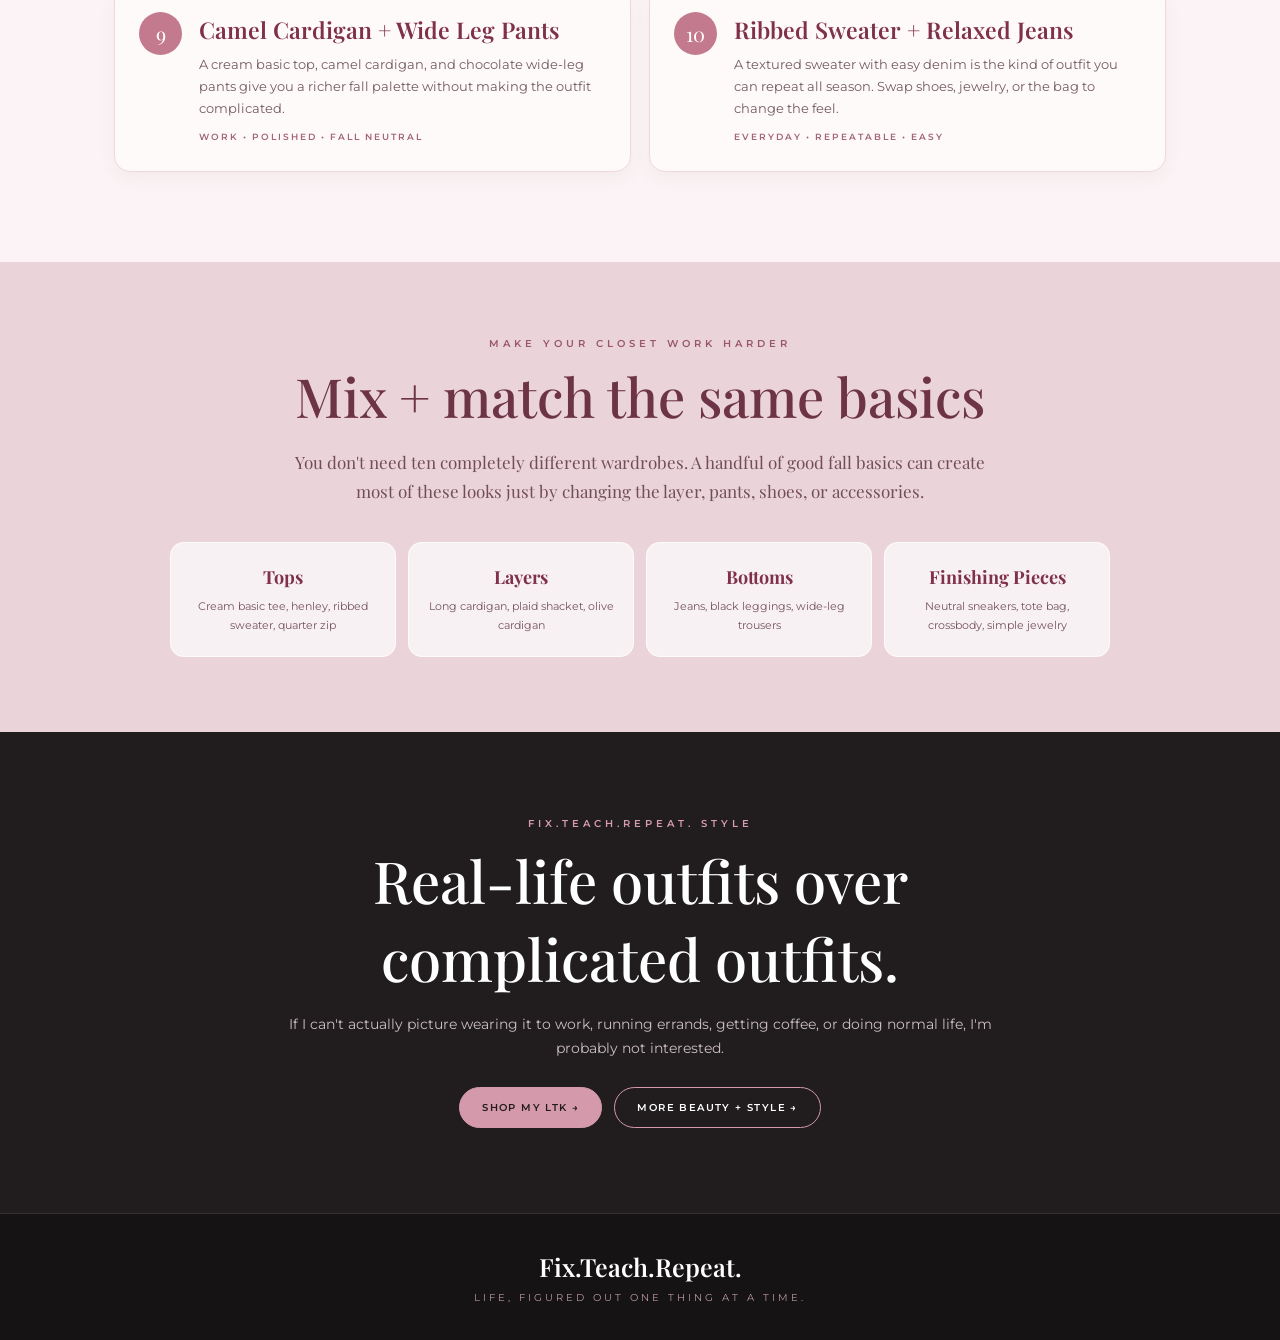
<file: beauty/casual-fall-outfits.html>
<!DOCTYPE html>
<html lang="en">

<head>

<meta charset="UTF-8">

<meta
    name="viewport"
    content="width=device-width, initial-scale=1.0"
>

<title>10 Casual Fall Outfits for Everyday Wear | Fix.Teach.Repeat.</title>

<meta
    name="description"
    content="10 casual fall outfit ideas for women featuring cozy sweaters, cardigans, jeans, leggings, and wide-leg pants for work, weekends, errands, and everyday life."
>

<meta
    name="robots"
    content="index, follow"
>

<link
    rel="canonical"
    href="https://fixteachrepeat.com/beauty/casual-fall-outfits"
>


<!-- SOCIAL SHARE PREVIEW -->

<meta
    property="og:title"
    content="10 Casual Fall Outfits for Everyday Wear"
>

<meta
    property="og:description"
    content="Comfy, cute fall outfit ideas with sweaters, cardigans, jeans, leggings, and wide-leg pants you'll actually wear."
>

<meta
    property="og:type"
    content="article"
>

<meta
    property="og:url"
    content="https://fixteachrepeat.com/beauty/casual-fall-outfits"
>

<meta
    property="og:image"
    content="https://fixteachrepeat.com/images/casual-fall-outfits.png"
>


<meta
    name="twitter:card"
    content="summary_large_image"
>

<meta
    name="twitter:title"
    content="10 Casual Fall Outfits for Everyday Wear"
>

<meta
    name="twitter:description"
    content="Comfy, cute fall outfit ideas you'll actually wear in real life."
>

<meta
    name="twitter:image"
    content="https://fixteachrepeat.com/images/casual-fall-outfits.png"
>


<link
    rel="icon"
    type="image/png"
    href="../favicon.png"
>


<link rel="preconnect" href="https://fonts.googleapis.com">

<link rel="preconnect" href="https://fonts.gstatic.com" crossorigin>

<link
    href="https://fonts.googleapis.com/css2?family=Allura&family=Montserrat:wght@400;500;600&family=Playfair+Display:wght@400;500;600;700&display=swap"
    rel="stylesheet"
>


<script type="application/ld+json">
{
    "@context": "https://schema.org",
    "@type": "ItemList",
    "name": "10 Casual Fall Outfits for Everyday Wear",
    "description": "Ten casual fall outfit ideas featuring sweaters, cardigans, jeans, leggings, and wide-leg pants.",
    "url": "https://fixteachrepeat.com/beauty/casual-fall-outfits",
    "numberOfItems": 10,
    "itemListElement": [
        {
            "@type": "ListItem",
            "position": 1,
            "name": "Cozy Sweater + Wide Leg Jeans"
        },
        {
            "@type": "ListItem",
            "position": 2,
            "name": "Long Cardigan + Leggings"
        },
        {
            "@type": "ListItem",
            "position": 3,
            "name": "Casual Henley + Ripped Jeans"
        },
        {
            "@type": "ListItem",
            "position": 4,
            "name": "Plaid Shacket + Leggings"
        },
        {
            "@type": "ListItem",
            "position": 5,
            "name": "Pullover + Black Flare Leggings"
        },
        {
            "@type": "ListItem",
            "position": 6,
            "name": "Striped Sweater + Wide Leg Lounge Pants"
        },
        {
            "@type": "ListItem",
            "position": 7,
            "name": "Olive Cardigan + Straight Leg Jeans"
        },
        {
            "@type": "ListItem",
            "position": 8,
            "name": "Quarter Zip + Leggings"
        },
        {
            "@type": "ListItem",
            "position": 9,
            "name": "Camel Cardigan + Wide Leg Pants"
        },
        {
            "@type": "ListItem",
            "position": 10,
            "name": "Ribbed Sweater + Relaxed Jeans"
        }
    ]
}
</script>


<style>


* {
    box-sizing: border-box;
}


html {
    scroll-behavior: smooth;
}


body {
    margin: 0;
    background: #fbf3f5;
    color: #4e353d;
    font-family: "Montserrat", Arial, sans-serif;
}


img {
    max-width: 100%;
}


a {
    -webkit-tap-highlight-color: rgba(127,48,75,.12);
}



/* =========================
   HEADER
========================= */

header {
    padding: 28px 40px 24px;
    display: flex;
    justify-content: space-between;
    align-items: center;
    border-bottom: 1px solid #e2b8c3;
    background: #fffafa;
}


.logo {
    color: #8f4f64;
    text-decoration: none;
    font-family: "Playfair Display", serif;
    font-size: 40px;
    font-weight: 700;
}


.tagline {
    margin-top: 5px;
    color: #b77a89;
    font-size: 12px;
    letter-spacing: 4px;
    text-transform: uppercase;
}


nav {
    display: flex;
    gap: 25px;
    align-items: center;
    flex-wrap: wrap;
    justify-content: flex-end;
}


nav a {
    color: #8f4f64;
    text-decoration: none;
    font-family: "Playfair Display", serif;
    font-size: 15px;
}


nav a:hover {
    text-decoration: underline;
}



/* =========================
   HERO
========================= */

.hero {
    padding: 70px 24px 50px;
    text-align: center;
    background:
        linear-gradient(
            180deg,
            #fffafa 0%,
            #fbf3f5 100%
        );
}


.hero-kicker {
    color: #b77a89;
    font-size: 11px;
    font-weight: 600;
    letter-spacing: 5px;
    text-transform: uppercase;
}


.hero h1 {
    max-width: 850px;
    margin: 12px auto 0;
    color: #7f304b;
    font-family: "Playfair Display", serif;
    font-size: clamp(48px, 7vw, 80px);
    font-weight: 500;
    line-height: 1;
}


.hero-script {
    display: block;
    margin-top: 5px;
    color: #a25f73;
    font-family: "Allura", cursive;
    font-size: clamp(58px, 8vw, 92px);
    font-weight: 400;
    line-height: .85;
}


.hero-description {
    max-width: 680px;
    margin: 28px auto 0;
    color: #775965;
    font-family: "Playfair Display", serif;
    font-size: 18px;
    line-height: 1.7;
}


.hero-note {
    max-width: 620px;
    margin: 16px auto 0;
    color: #a27683;
    font-size: 12px;
    line-height: 1.6;
}



/* =========================
   MAIN IMAGE
========================= */

.pin-feature {
    max-width: 960px;
    margin: 0 auto;
    padding: 10px 24px 30px;
}


.pin-frame {
    position: relative;
    max-width: 780px;
    margin: 0 auto;
    overflow: hidden;
    border: 1px solid #ead3d9;
    border-radius: 18px;
    background: #fff;
    box-shadow: 0 16px 45px rgba(90,50,65,.10);
}


.pin-frame img {
    width: 100%;
    display: block;
}


/*
   INVISIBLE CLICKABLE AREA
   Sits directly over the "SEE THE OUTFITS" button
   baked into the Pinterest graphic.
*/

.pin-ltk-hotspot {
    position: absolute;
    z-index: 5;

    left: 18%;
    width: 64%;

    bottom: 4.5%;
    height: 5.7%;

    display: block;
    cursor: pointer;

    background: transparent;
    border-radius: 999px;
}


.pin-ltk-hotspot:focus-visible {
    outline: 3px solid #7f304b;
    outline-offset: 3px;
}



/* =========================
   SHOP CTA
========================= */

.shop-strip {
    max-width: 820px;
    margin: 24px auto 0;
    padding: 30px;
    background: #7f304b;
    border-radius: 18px;
    text-align: center;
    color: white;
}


.shop-label {
    color: #efcbd5;
    font-size: 10px;
    font-weight: 600;
    letter-spacing: 4px;
    text-transform: uppercase;
}


.shop-strip h2 {
    margin: 8px 0 10px;
    font-family: "Playfair Display", serif;
    font-size: 34px;
    font-weight: 500;
}


.shop-strip p {
    max-width: 610px;
    margin: 0 auto;
    color: #f3dfe5;
    font-size: 14px;
    line-height: 1.7;
}


.shop-button {
    display: inline-block;
    margin-top: 20px;
    padding: 13px 24px;
    border-radius: 999px;
    background: white;
    color: #7f304b;
    text-decoration: none;
    font-size: 10px;
    font-weight: 600;
    letter-spacing: 1.5px;
    text-transform: uppercase;
}


.shop-button:hover {
    opacity: .88;
}


.disclosure {
    margin-top: 12px;
    color: #dcbac4;
    font-size: 10px;
    line-height: 1.5;
}



/* =========================
   OUTFITS
========================= */

.outfits-section {
    max-width: 1100px;
    margin: 0 auto;
    padding: 80px 24px 90px;
}


.section-heading {
    max-width: 720px;
    margin: 0 auto 42px;
    text-align: center;
}


.section-kicker {
    color: #b77a89;
    font-size: 10px;
    font-weight: 600;
    letter-spacing: 4px;
    text-transform: uppercase;
}


.section-heading h2 {
    margin: 10px 0 12px;
    color: #7f304b;
    font-family: "Playfair Display", serif;
    font-size: clamp(38px, 5vw, 56px);
    font-weight: 500;
}


.section-heading p {
    margin: 0;
    color: #795d66;
    font-family: "Playfair Display", serif;
    font-size: 16px;
    line-height: 1.7;
}


.outfit-grid {
    display: grid;
    grid-template-columns: repeat(2, 1fr);
    gap: 18px;
}


.outfit-card {
    position: relative;
    padding: 27px 27px 27px 84px;
    background: #fffafa;
    border: 1px solid #efd7dd;
    border-radius: 16px;
    box-shadow: 0 6px 18px rgba(120,70,85,.05);
}


.outfit-number {
    position: absolute;
    top: 25px;
    left: 24px;
    width: 43px;
    height: 43px;
    display: flex;
    align-items: center;
    justify-content: center;
    border-radius: 50%;
    background: #c47a8e;
    color: white;
    font-family: "Playfair Display", serif;
    font-size: 20px;
}


.outfit-card h3 {
    margin: 0 0 8px;
    color: #7f304b;
    font-family: "Playfair Display", serif;
    font-size: 23px;
    font-weight: 600;
}


.outfit-card p {
    margin: 0;
    color: #735b63;
    font-size: 13px;
    line-height: 1.7;
}


.outfit-vibe {
    display: inline-block;
    margin-top: 12px;
    color: #a26476;
    font-size: 9px;
    font-weight: 600;
    letter-spacing: 2px;
    text-transform: uppercase;
}



/* =========================
   MIX AND MATCH
========================= */

.mix-section {
    padding: 75px 24px;
    background: #ead4da;
}


.mix-inner {
    max-width: 940px;
    margin: 0 auto;
    text-align: center;
}


.mix-label {
    color: #98576a;
    font-size: 10px;
    font-weight: 600;
    letter-spacing: 4px;
    text-transform: uppercase;
}


.mix-inner h2 {
    margin: 10px 0 16px;
    color: #6d3347;
    font-family: "Playfair Display", serif;
    font-size: clamp(38px, 5vw, 54px);
    font-weight: 500;
}


.mix-inner > p {
    max-width: 690px;
    margin: 0 auto;
    color: #724d59;
    font-family: "Playfair Display", serif;
    font-size: 17px;
    line-height: 1.7;
}


.mix-grid {
    margin-top: 36px;
    display: grid;
    grid-template-columns: repeat(4, 1fr);
    gap: 12px;
}


.mix-card {
    padding: 22px 16px;
    background: rgba(255,255,255,.68);
    border: 1px solid rgba(255,255,255,.7);
    border-radius: 14px;
}


.mix-card strong {
    display: block;
    margin-bottom: 6px;
    color: #7f304b;
    font-family: "Playfair Display", serif;
    font-size: 18px;
}


.mix-card span {
    color: #76545e;
    font-size: 11px;
    line-height: 1.5;
}



/* =========================
   FINAL CTA
========================= */

.final-cta {
    padding: 85px 24px;
    background: #211d1e;
    color: white;
    text-align: center;
}


.final-inner {
    max-width: 760px;
    margin: 0 auto;
}


.final-label {
    color: #d79caf;
    font-size: 10px;
    font-weight: 600;
    letter-spacing: 4px;
    text-transform: uppercase;
}


.final-cta h2 {
    margin: 11px 0 16px;
    font-family: "Playfair Display", serif;
    font-size: clamp(40px, 5vw, 58px);
    font-weight: 500;
}


.final-cta p {
    margin: 0;
    color: #cbbec2;
    font-size: 14px;
    line-height: 1.7;
}


.final-actions {
    margin-top: 26px;
    display: flex;
    gap: 12px;
    flex-wrap: wrap;
    justify-content: center;
}


.final-button {
    display: inline-block;
    padding: 13px 22px;
    border-radius: 999px;
    border: 1px solid #d49aac;
    color: white;
    text-decoration: none;
    font-size: 10px;
    font-weight: 600;
    letter-spacing: 1.4px;
    text-transform: uppercase;
}


.final-button.primary {
    background: #d49aac;
    color: #241b1e;
}


.final-button:hover {
    background: white;
    border-color: white;
    color: #241b1e;
}



/* =========================
   FOOTER
========================= */

footer {
    padding: 36px 20px;
    border-top: 1px solid #352f31;
    background: #151314;
    color: #c4afb5;
    text-align: center;
}


.footer-logo {
    color: white;
    font-family: "Playfair Display", serif;
    font-size: 25px;
    font-weight: 600;
}


.footer-tagline {
    margin-top: 8px;
    color: #b997a1;
    font-size: 10px;
    letter-spacing: 3px;
    text-transform: uppercase;
}



/* =========================
   MOBILE
========================= */

@media (max-width: 850px) {

    header {
        display: block;
        padding: 16px 14px 11px;
        text-align: center;
    }


    .logo {
        font-size: 34px;
    }


    .tagline {
        margin-top: 4px;
        font-size: 10px;
        letter-spacing: 2.8px;
    }


    nav {
        justify-content: center;
        gap: 7px 14px;
        margin-top: 11px;
    }


    nav a {
        font-size: 13px;
    }


    .hero {
        padding: 48px 20px 35px;
    }


    .hero h1 {
        font-size: 46px;
    }


    .hero-script {
        font-size: 58px;
    }


    .hero-description {
        font-size: 16px;
        line-height: 1.6;
    }


    .pin-feature {
        padding: 5px 16px 20px;
    }


    .shop-strip {
        padding: 24px 18px;
    }


    .shop-strip h2 {
        font-size: 28px;
    }


    .outfits-section {
        padding: 55px 18px 65px;
    }


    .outfit-grid {
        grid-template-columns: 1fr;
        gap: 12px;
    }


    .mix-section {
        padding: 55px 18px;
    }


    .mix-grid {
        grid-template-columns: repeat(2, 1fr);
    }


    .final-cta {
        padding: 65px 20px;
    }

}



@media (max-width: 520px) {

    .hero h1 {
        font-size: 39px;
    }


    .hero-script {
        font-size: 51px;
    }


    .outfit-card {
        padding: 22px 18px 22px 70px;
    }


    .outfit-number {
        top: 20px;
        left: 18px;
        width: 38px;
        height: 38px;
        font-size: 18px;
    }


    .outfit-card h3 {
        font-size: 20px;
    }


    .mix-grid {
        grid-template-columns: 1fr;
    }


    .final-actions {
        flex-direction: column;
        align-items: center;
    }


    .final-button {
        width: min(100%, 310px);
    }

}

</style>



<!-- Pinterest Tag -->

<script>

!function(e){if(!window.pintrk){window.pintrk=function(){
window.pintrk.queue.push(Array.prototype.slice.call(arguments))};
var n=window.pintrk;n.queue=[],n.version="3.0";
var t=document.createElement("script");t.async=!0;t.src=e;
var r=document.getElementsByTagName("script")[0];
r.parentNode.insertBefore(t,r)}}("https://s.pinimg.com/ct/core.js");

pintrk('load', '2613752332182');
pintrk('page');

</script>


<noscript>

<img
    height="1"
    width="1"
    style="display:none;"
    alt=""
    src="https://ct.pinterest.com/v3/?event=init&tid=2613752332182&noscript=1"
/>

</noscript>

<!-- End Pinterest Tag -->


</head>



<body>



<header>


<div>

<a
    href="../index.html"
    class="logo"
>
    Fix.Teach.Repeat.
</a>

<div class="tagline">
    Life, figured out one thing at a time.
</div>

</div>


<nav>

<a href="../index.html">
    Home
</a>

<a href="../tech/tech.html">
    Tech
</a>

<a href="beauty.html">
    Beauty + Style
</a>

<a href="../diy/diy.html">
    DIY + Finds
</a>

<a href="../work-with-me.html">
    Work With Me
</a>

<a href="../contact.html">
    Contact
</a>

</nav>


</header>



<main>



<section class="hero">


<div class="hero-kicker">
    Fall Style • Real Life Outfits
</div>


<h1>

    10 Casual Fall Outfits

    <span class="hero-script">
        you'll actually wear
    </span>

</h1>


<p class="hero-description">

    Easy layers, cozy sweaters, jeans, leggings,
    and wide-leg pants for the kind of fall outfits
    that look put together without feeling overly dressed.

</p>


<p class="hero-note">

    Think workdays, errands, coffee runs, weekends,
    school pickup, casual dinners, and everything in between.

</p>


</section>



<section class="pin-feature">


<div class="pin-frame">


<img
    src="../images/casual-fall-outfits.png"
    alt="10 casual fall outfit ideas featuring sweaters, cardigans, jeans, leggings and wide-leg pants"
>


<a
    href="https://www.shopltk.com/explore/Fix.Teach.Repeat?utm_campaign=shop_share_1&utm_source=ioscreatorapp"
    target="_blank"
    rel="noopener noreferrer sponsored"
    class="pin-ltk-hotspot"
    aria-label="Shop all 10 casual fall outfits on LTK"
    title="Shop all 10 outfits on LTK"
></a>


</div>



<div class="shop-strip">


<div class="shop-label">
    Shop the Looks
</div>


<h2>
    Want the outfit details?
</h2>


<p>

    Browse my LTK for the pieces, similar finds,
    and everyday wardrobe favorites I’m linking right now.

</p>


<a
    href="https://www.shopltk.com/explore/Fix.Teach.Repeat?utm_campaign=shop_share_1&utm_source=ioscreatorapp"
    target="_blank"
    rel="noopener noreferrer sponsored"
    class="shop-button"
>
    Shop My LTK →
</a>


<div class="disclosure">

    Affiliate links may be used.
    I may earn a commission at no extra cost to you.

</div>


</div>


</section>



<section class="outfits-section">


<div class="section-heading">


<div class="section-kicker">
    The Outfit Lineup
</div>


<h2>
    10 easy looks to steal this fall
</h2>


<p>

    The best part is that these are built from the same kinds
    of staple pieces, so you can mix them with things you
    probably already own.

</p>


</div>



<div class="outfit-grid">



<article class="outfit-card">

<div class="outfit-number">
    1
</div>

<h3>
    Cozy Sweater + Wide Leg Jeans
</h3>

<p>

    A dusty rose sweater with relaxed light-wash jeans
    is an easy everyday combination that still looks intentional.
    Add simple sneakers and a structured tote.

</p>

<span class="outfit-vibe">
    Cozy • Casual • Everyday
</span>

</article>



<article class="outfit-card">

<div class="outfit-number">
    2
</div>

<h3>
    Long Cardigan + Leggings
</h3>

<p>

    Black leggings and a simple white top get instantly
    more polished with a long cardigan.
    White sneakers keep the whole thing comfortable.

</p>

<span class="outfit-vibe">
    Errands • Travel • Busy Days
</span>

</article>



<article class="outfit-card">

<div class="outfit-number">
    3
</div>

<h3>
    Casual Henley + Ripped Jeans
</h3>

<p>

    A soft henley with relaxed denim is one of those
    outfits that works without much thought.
    Add a tote and neutral shoes and call it done.

</p>

<span class="outfit-vibe">
    Weekend • Coffee Run • Casual
</span>

</article>



<article class="outfit-card">

<div class="outfit-number">
    4
</div>

<h3>
    Plaid Shacket + Leggings
</h3>

<p>

    An oversized plaid layer makes basic black leggings
    feel much more like an outfit.
    Keep the underneath simple and let the shacket do the work.

</p>

<span class="outfit-vibe">
    Layered • Relaxed • Fall
</span>

</article>



<article class="outfit-card">

<div class="outfit-number">
    5
</div>

<h3>
    Pullover + Black Flare Leggings
</h3>

<p>

    A quarter-zip or pullover with black flare leggings
    hits that sweet spot between sporty and put together.
    Add a crossbody for hands-free real life.

</p>

<span class="outfit-vibe">
    Sporty • Comfortable • Easy
</span>

</article>



<article class="outfit-card">

<div class="outfit-number">
    6
</div>

<h3>
    Striped Sweater + Wide Leg Pants
</h3>

<p>

    A striped knit with soft wide-leg pants feels comfortable
    enough for home but polished enough to wear out.
    Neutral sneakers keep it casual.

</p>

<span class="outfit-vibe">
    Comfy • Cute • Relaxed
</span>

</article>



<article class="outfit-card">

<div class="outfit-number">
    7
</div>

<h3>
    Olive Cardigan + Straight Leg Jeans
</h3>

<p>

    Olive is an easy fall neutral.
    Layer a longer cardigan over a basic top and straight-leg jeans
    for a simple outfit that still has some color.

</p>

<span class="outfit-vibe">
    Casual • Layered • Neutral
</span>

</article>



<article class="outfit-card">

<div class="outfit-number">
    8
</div>

<h3>
    Quarter Zip + Leggings
</h3>

<p>

    A dusty rose quarter-zip, black leggings,
    sneakers, and a crossbody make an easy outfit
    for days when comfort is non-negotiable.

</p>

<span class="outfit-vibe">
    On-the-Go • Sporty • Comfortable
</span>

</article>



<article class="outfit-card">

<div class="outfit-number">
    9
</div>

<h3>
    Camel Cardigan + Wide Leg Pants
</h3>

<p>

    A cream basic top, camel cardigan,
    and chocolate wide-leg pants give you a richer
    fall palette without making the outfit complicated.

</p>

<span class="outfit-vibe">
    Work • Polished • Fall Neutral
</span>

</article>



<article class="outfit-card">

<div class="outfit-number">
    10
</div>

<h3>
    Ribbed Sweater + Relaxed Jeans
</h3>

<p>

    A textured sweater with easy denim is the kind of
    outfit you can repeat all season.
    Swap shoes, jewelry, or the bag to change the feel.

</p>

<span class="outfit-vibe">
    Everyday • Repeatable • Easy
</span>

</article>



</div>


</section>



<section class="mix-section">


<div class="mix-inner">


<div class="mix-label">
    Make Your Closet Work Harder
</div>


<h2>
    Mix + match the same basics
</h2>


<p>

    You don't need ten completely different wardrobes.
    A handful of good fall basics can create most of these looks
    just by changing the layer, pants, shoes, or accessories.

</p>



<div class="mix-grid">


<div class="mix-card">

<strong>
    Tops
</strong>

<span>
    Cream basic tee, henley, ribbed sweater, quarter zip
</span>

</div>


<div class="mix-card">

<strong>
    Layers
</strong>

<span>
    Long cardigan, plaid shacket, olive cardigan
</span>

</div>


<div class="mix-card">

<strong>
    Bottoms
</strong>

<span>
    Jeans, black leggings, wide-leg trousers
</span>

</div>


<div class="mix-card">

<strong>
    Finishing Pieces
</strong>

<span>
    Neutral sneakers, tote bag, crossbody, simple jewelry
</span>

</div>


</div>


</div>


</section>



<section class="final-cta">


<div class="final-inner">


<div class="final-label">
    Fix.Teach.Repeat. Style
</div>


<h2>
    Real-life outfits over complicated outfits.
</h2>


<p>

    If I can't actually picture wearing it to work,
    running errands, getting coffee, or doing normal life,
    I'm probably not interested.

</p>


<div class="final-actions">


<a
    href="https://www.shopltk.com/explore/Fix.Teach.Repeat?utm_campaign=shop_share_1&utm_source=ioscreatorapp"
    target="_blank"
    rel="noopener noreferrer sponsored"
    class="final-button primary"
>
    Shop My LTK →
</a>


<a
    href="beauty.html"
    class="final-button"
>
    More Beauty + Style →
</a>


</div>


</div>


</section>


</main>



<footer>


<div class="footer-logo">
    Fix.Teach.Repeat.
</div>


<div class="footer-tagline">
    Life, figured out one thing at a time.
</div>


</footer>



</body>

</html>
</file>
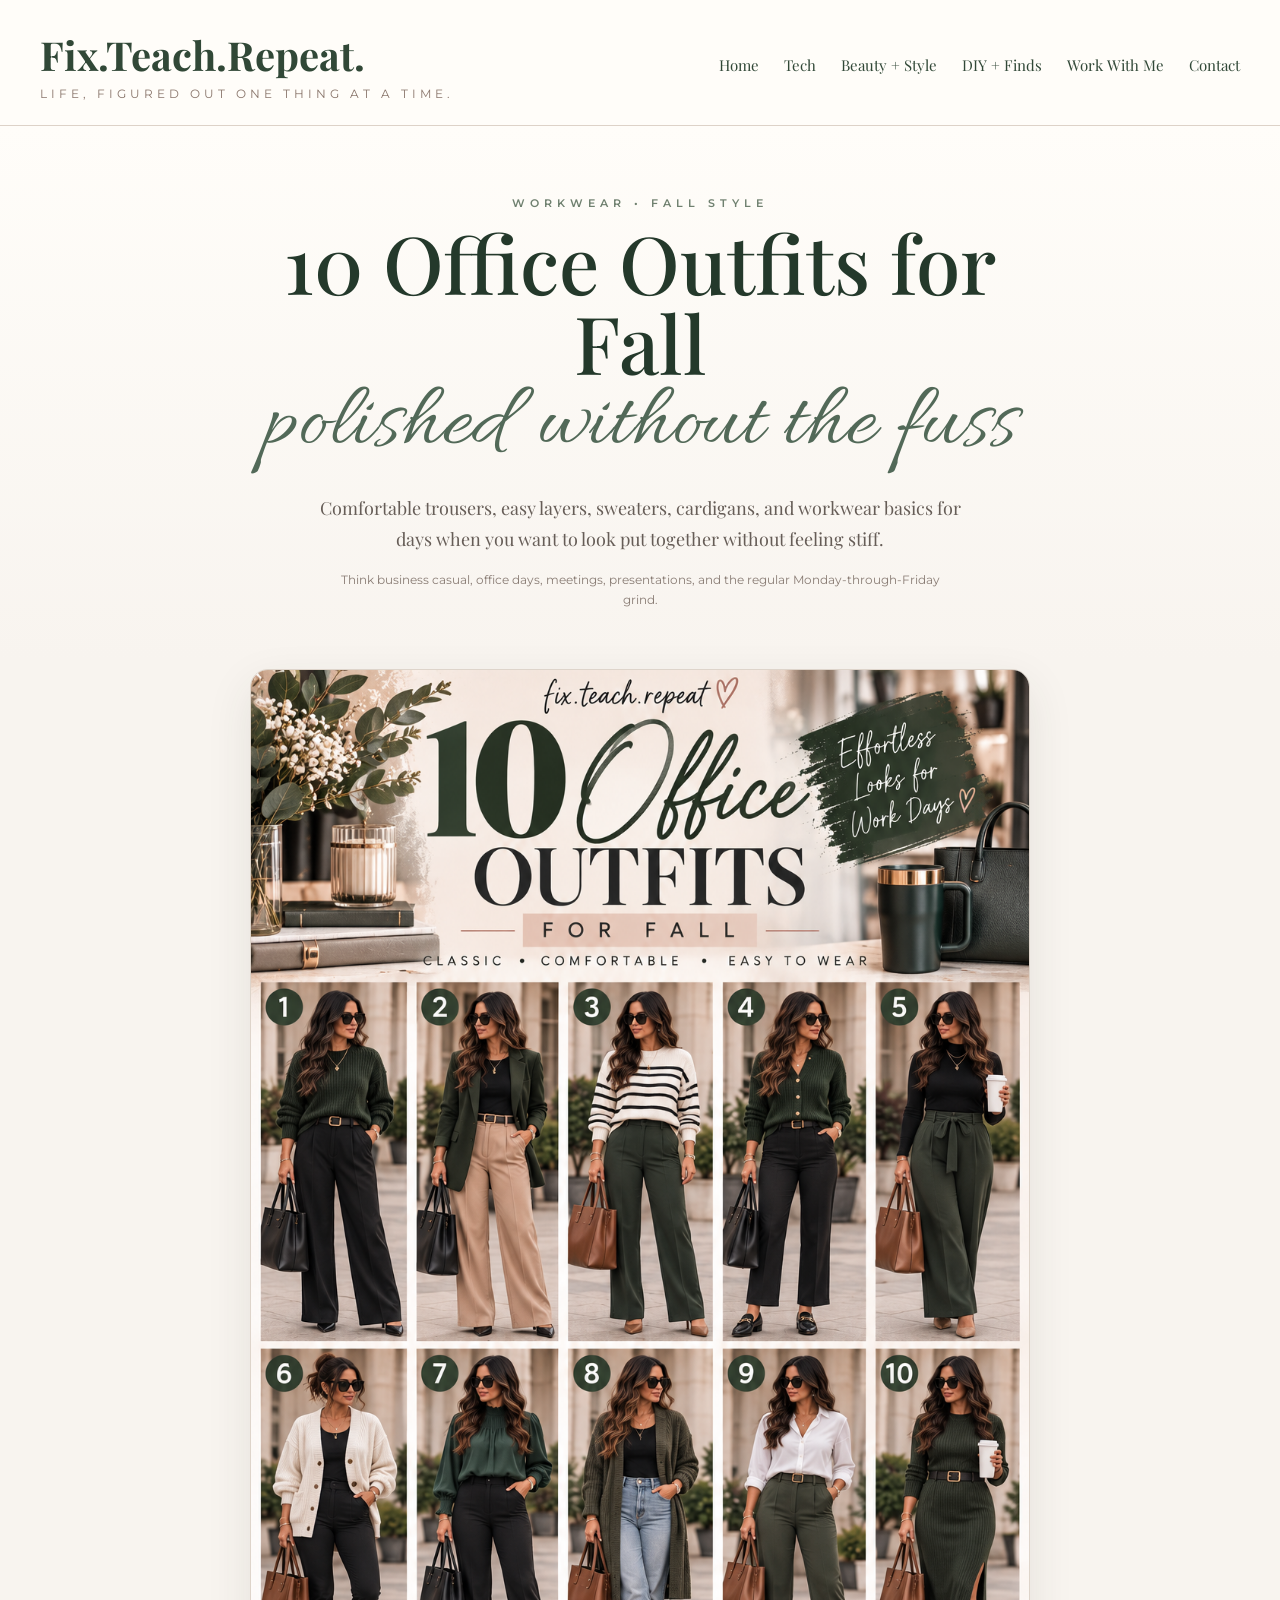
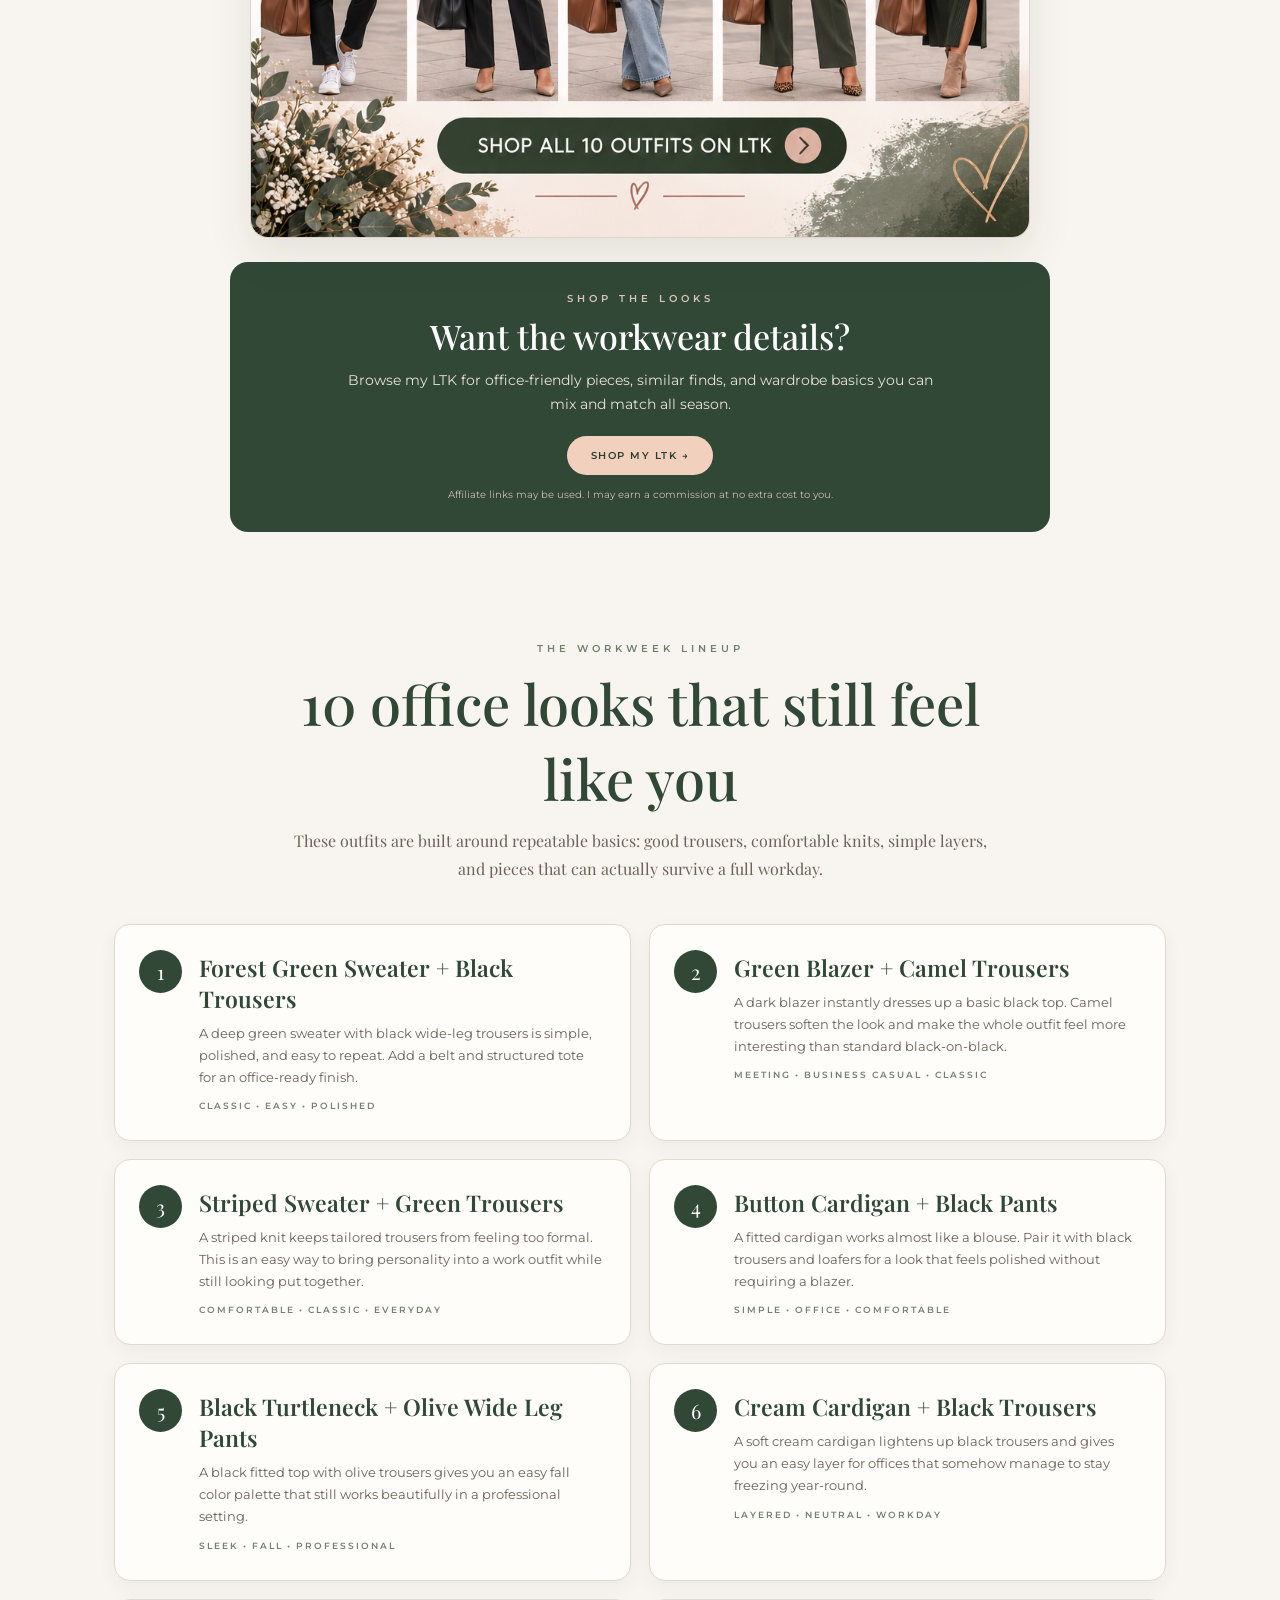
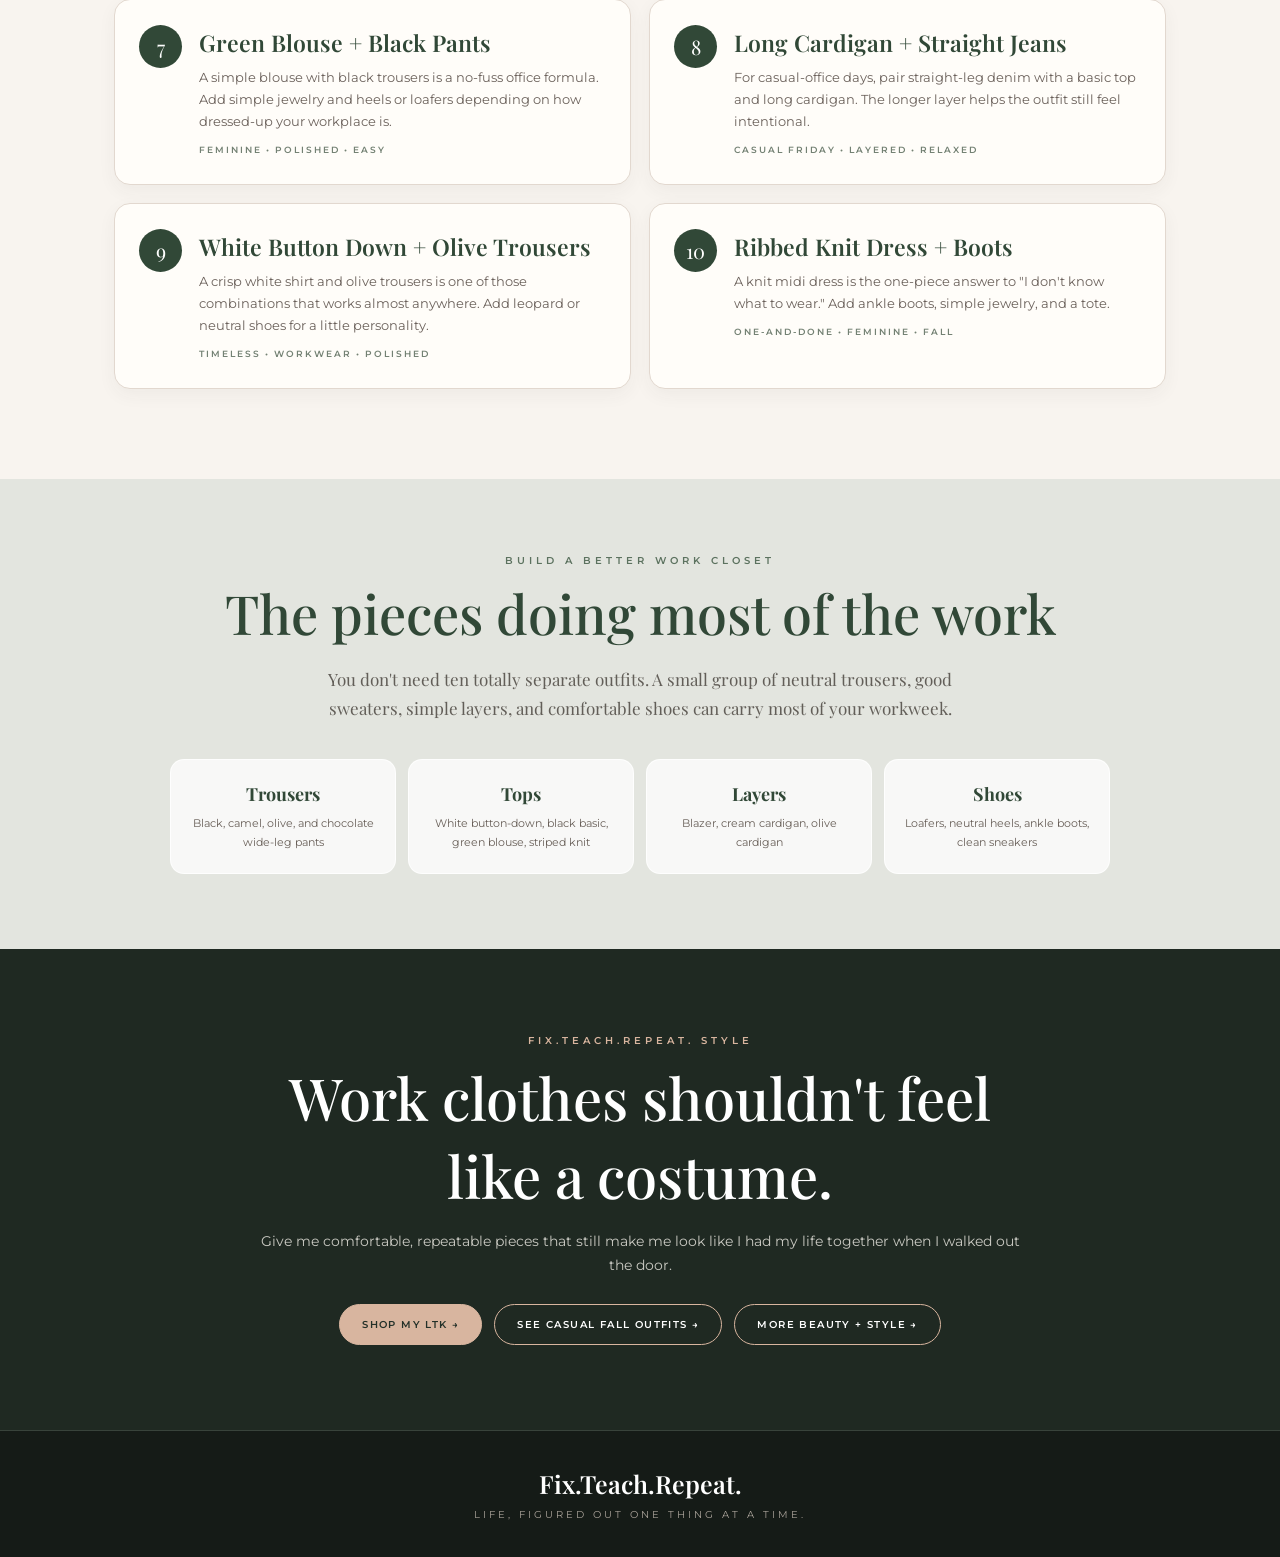
<file: beauty/fall-office-outfits.html>
<!DOCTYPE html>
<html lang="en">

<head>

<meta charset="UTF-8">

<meta
    name="viewport"
    content="width=device-width, initial-scale=1.0"
>

<title>10 Fall Office Outfits for Work | Fix.Teach.Repeat.</title>

<meta
    name="description"
    content="10 fall office outfit ideas for women featuring trousers, sweaters, cardigans, blazers, and comfortable business-casual layers for work."
>

<meta
    name="robots"
    content="index, follow"
>

<link
    rel="canonical"
    href="https://fixteachrepeat.com/beauty/fall-office-outfits"
>


<!-- SOCIAL SHARE PREVIEW -->

<meta
    property="og:title"
    content="10 Fall Office Outfits for Work"
>

<meta
    property="og:description"
    content="Classic, comfortable fall work outfits that look polished without feeling overly dressed."
>

<meta
    property="og:type"
    content="article"
>

<meta
    property="og:url"
    content="https://fixteachrepeat.com/beauty/fall-office-outfits"
>

<meta
    property="og:image"
    content="https://fixteachrepeat.com/images/fall-office-outfits.png"
>


<meta
    name="twitter:card"
    content="summary_large_image"
>

<meta
    name="twitter:title"
    content="10 Fall Office Outfits for Work"
>

<meta
    name="twitter:description"
    content="Classic, comfortable fall work outfits for business-casual offices."
>

<meta
    name="twitter:image"
    content="https://fixteachrepeat.com/images/fall-office-outfits.png"
>


<link
    rel="icon"
    type="image/png"
    href="../favicon.png"
>


<link rel="preconnect" href="https://fonts.googleapis.com">

<link rel="preconnect" href="https://fonts.gstatic.com" crossorigin>

<link
    href="https://fonts.googleapis.com/css2?family=Allura&family=Montserrat:wght@400;500;600&family=Playfair+Display:wght@400;500;600;700&display=swap"
    rel="stylesheet"
>


<script type="application/ld+json">
{
    "@context": "https://schema.org",
    "@type": "ItemList",
    "name": "10 Fall Office Outfits for Work",
    "description": "Ten comfortable and polished fall office outfit ideas for women.",
    "url": "https://fixteachrepeat.com/beauty/fall-office-outfits",
    "numberOfItems": 10
}
</script>


<style>


* {
    box-sizing: border-box;
}


html {
    scroll-behavior: smooth;
}


body {
    margin: 0;
    background: #f8f4ef;
    color: #34332e;
    font-family: "Montserrat", Arial, sans-serif;
}


img {
    max-width: 100%;
}


a {
    -webkit-tap-highlight-color: rgba(39,67,48,.12);
}



/* HEADER */

header {
    padding: 28px 40px 24px;
    display: flex;
    justify-content: space-between;
    align-items: center;
    border-bottom: 1px solid #ddd2c8;
    background: #fffdf9;
}


.logo {
    color: #314837;
    text-decoration: none;
    font-family: "Playfair Display", serif;
    font-size: 40px;
    font-weight: 700;
}


.tagline {
    margin-top: 5px;
    color: #8a766c;
    font-size: 12px;
    letter-spacing: 4px;
    text-transform: uppercase;
}


nav {
    display: flex;
    gap: 25px;
    align-items: center;
    flex-wrap: wrap;
    justify-content: flex-end;
}


nav a {
    color: #314837;
    text-decoration: none;
    font-family: "Playfair Display", serif;
    font-size: 15px;
}


nav a:hover {
    text-decoration: underline;
}



/* HERO */

.hero {
    padding: 70px 24px 50px;
    text-align: center;
    background:
        linear-gradient(
            180deg,
            #fffdf9 0%,
            #f8f4ef 100%
        );
}


.hero-kicker {
    color: #6f806f;
    font-size: 11px;
    font-weight: 600;
    letter-spacing: 5px;
    text-transform: uppercase;
}


.hero h1 {
    max-width: 850px;
    margin: 12px auto 0;
    color: #24392b;
    font-family: "Playfair Display", serif;
    font-size: clamp(48px, 7vw, 80px);
    font-weight: 500;
    line-height: 1;
}


.hero-script {
    display: block;
    margin-top: 5px;
    color: #526958;
    font-family: "Allura", cursive;
    font-size: clamp(58px, 8vw, 92px);
    font-weight: 400;
    line-height: .85;
}


.hero-description {
    max-width: 680px;
    margin: 28px auto 0;
    color: #665d57;
    font-family: "Playfair Display", serif;
    font-size: 18px;
    line-height: 1.7;
}


.hero-note {
    max-width: 620px;
    margin: 16px auto 0;
    color: #897c74;
    font-size: 12px;
    line-height: 1.6;
}



/* MAIN IMAGE */

.pin-feature {
    max-width: 960px;
    margin: 0 auto;
    padding: 10px 24px 30px;
}


.pin-frame {
    position: relative;
    max-width: 780px;
    margin: 0 auto;
    overflow: hidden;
    border: 1px solid #ded4ca;
    border-radius: 18px;
    background: #fff;
    box-shadow: 0 16px 45px rgba(50,55,45,.10);
}


.pin-frame img {
    width: 100%;
    display: block;
}


/* CLICKABLE LTK AREA OVER IMAGE BUTTON */

.pin-ltk-hotspot {
    position: absolute;
    z-index: 5;

    left: 23%;
    width: 54%;

    bottom: 4.2%;
    height: 5.2%;

    display: block;
    cursor: pointer;

    background: transparent;
    border-radius: 999px;
}


.pin-ltk-hotspot:focus-visible {
    outline: 3px solid #314837;
    outline-offset: 3px;
}



/* SHOP CTA */

.shop-strip {
    max-width: 820px;
    margin: 24px auto 0;
    padding: 30px;
    background: #314837;
    border-radius: 18px;
    text-align: center;
    color: white;
}


.shop-label {
    color: #d9c5b8;
    font-size: 10px;
    font-weight: 600;
    letter-spacing: 4px;
    text-transform: uppercase;
}


.shop-strip h2 {
    margin: 8px 0 10px;
    font-family: "Playfair Display", serif;
    font-size: 34px;
    font-weight: 500;
}


.shop-strip p {
    max-width: 610px;
    margin: 0 auto;
    color: #e9e1db;
    font-size: 14px;
    line-height: 1.7;
}


.shop-button {
    display: inline-block;
    margin-top: 20px;
    padding: 13px 24px;
    border-radius: 999px;
    background: #f1d1bd;
    color: #2d3e31;
    text-decoration: none;
    font-size: 10px;
    font-weight: 600;
    letter-spacing: 1.5px;
    text-transform: uppercase;
}


.shop-button:hover {
    background: white;
}


.disclosure {
    margin-top: 12px;
    color: #c9bdb6;
    font-size: 10px;
    line-height: 1.5;
}



/* OUTFITS */

.outfits-section {
    max-width: 1100px;
    margin: 0 auto;
    padding: 80px 24px 90px;
}


.section-heading {
    max-width: 720px;
    margin: 0 auto 42px;
    text-align: center;
}


.section-kicker {
    color: #6e816f;
    font-size: 10px;
    font-weight: 600;
    letter-spacing: 4px;
    text-transform: uppercase;
}


.section-heading h2 {
    margin: 10px 0 12px;
    color: #314837;
    font-family: "Playfair Display", serif;
    font-size: clamp(38px, 5vw, 56px);
    font-weight: 500;
}


.section-heading p {
    margin: 0;
    color: #6d625b;
    font-family: "Playfair Display", serif;
    font-size: 16px;
    line-height: 1.7;
}


.outfit-grid {
    display: grid;
    grid-template-columns: repeat(2, 1fr);
    gap: 18px;
}


.outfit-card {
    position: relative;
    padding: 27px 27px 27px 84px;
    background: #fffdf9;
    border: 1px solid #e2d8cf;
    border-radius: 16px;
    box-shadow: 0 6px 18px rgba(55,65,50,.05);
}


.outfit-number {
    position: absolute;
    top: 25px;
    left: 24px;
    width: 43px;
    height: 43px;
    display: flex;
    align-items: center;
    justify-content: center;
    border-radius: 50%;
    background: #314837;
    color: white;
    font-family: "Playfair Display", serif;
    font-size: 20px;
}


.outfit-card h3 {
    margin: 0 0 8px;
    color: #314837;
    font-family: "Playfair Display", serif;
    font-size: 23px;
    font-weight: 600;
}


.outfit-card p {
    margin: 0;
    color: #6b615b;
    font-size: 13px;
    line-height: 1.7;
}


.outfit-vibe {
    display: inline-block;
    margin-top: 12px;
    color: #738173;
    font-size: 9px;
    font-weight: 600;
    letter-spacing: 2px;
    text-transform: uppercase;
}



/* MIX + MATCH */

.mix-section {
    padding: 75px 24px;
    background: #e3e5df;
}


.mix-inner {
    max-width: 940px;
    margin: 0 auto;
    text-align: center;
}


.mix-label {
    color: #5c725f;
    font-size: 10px;
    font-weight: 600;
    letter-spacing: 4px;
    text-transform: uppercase;
}


.mix-inner h2 {
    margin: 10px 0 16px;
    color: #314837;
    font-family: "Playfair Display", serif;
    font-size: clamp(38px, 5vw, 54px);
    font-weight: 500;
}


.mix-inner > p {
    max-width: 690px;
    margin: 0 auto;
    color: #625e58;
    font-family: "Playfair Display", serif;
    font-size: 17px;
    line-height: 1.7;
}


.mix-grid {
    margin-top: 36px;
    display: grid;
    grid-template-columns: repeat(4, 1fr);
    gap: 12px;
}


.mix-card {
    padding: 22px 16px;
    background: rgba(255,255,255,.74);
    border: 1px solid rgba(255,255,255,.8);
    border-radius: 14px;
}


.mix-card strong {
    display: block;
    margin-bottom: 6px;
    color: #314837;
    font-family: "Playfair Display", serif;
    font-size: 18px;
}


.mix-card span {
    color: #685f58;
    font-size: 11px;
    line-height: 1.5;
}



/* FINAL CTA */

.final-cta {
    padding: 85px 24px;
    background: #1f2922;
    color: white;
    text-align: center;
}


.final-inner {
    max-width: 760px;
    margin: 0 auto;
}


.final-label {
    color: #d8b59f;
    font-size: 10px;
    font-weight: 600;
    letter-spacing: 4px;
    text-transform: uppercase;
}


.final-cta h2 {
    margin: 11px 0 16px;
    font-family: "Playfair Display", serif;
    font-size: clamp(40px, 5vw, 58px);
    font-weight: 500;
}


.final-cta p {
    margin: 0;
    color: #c9c9c2;
    font-size: 14px;
    line-height: 1.7;
}


.final-actions {
    margin-top: 26px;
    display: flex;
    gap: 12px;
    flex-wrap: wrap;
    justify-content: center;
}


.final-button {
    display: inline-block;
    padding: 13px 22px;
    border-radius: 999px;
    border: 1px solid #d8b59f;
    color: white;
    text-decoration: none;
    font-size: 10px;
    font-weight: 600;
    letter-spacing: 1.4px;
    text-transform: uppercase;
}


.final-button.primary {
    background: #d8b59f;
    color: #243129;
}


.final-button:hover {
    background: white;
    border-color: white;
    color: #243129;
}



/* FOOTER */

footer {
    padding: 36px 20px;
    border-top: 1px solid #38433b;
    background: #151b17;
    color: #c1b8b1;
    text-align: center;
}


.footer-logo {
    color: white;
    font-family: "Playfair Display", serif;
    font-size: 25px;
    font-weight: 600;
}


.footer-tagline {
    margin-top: 8px;
    color: #a9a299;
    font-size: 10px;
    letter-spacing: 3px;
    text-transform: uppercase;
}



/* MOBILE */

@media (max-width: 850px) {

    header {
        display: block;
        padding: 16px 14px 11px;
        text-align: center;
    }


    .logo {
        font-size: 34px;
    }


    .tagline {
        margin-top: 4px;
        font-size: 10px;
        letter-spacing: 2.8px;
    }


    nav {
        justify-content: center;
        gap: 7px 14px;
        margin-top: 11px;
    }


    nav a {
        font-size: 13px;
    }


    .hero {
        padding: 48px 20px 35px;
    }


    .hero h1 {
        font-size: 46px;
    }


    .hero-script {
        font-size: 58px;
    }


    .hero-description {
        font-size: 16px;
        line-height: 1.6;
    }


    .pin-feature {
        padding: 5px 16px 20px;
    }


    .shop-strip {
        padding: 24px 18px;
    }


    .shop-strip h2 {
        font-size: 28px;
    }


    .outfits-section {
        padding: 55px 18px 65px;
    }


    .outfit-grid {
        grid-template-columns: 1fr;
        gap: 12px;
    }


    .mix-section {
        padding: 55px 18px;
    }


    .mix-grid {
        grid-template-columns: repeat(2, 1fr);
    }


    .final-cta {
        padding: 65px 20px;
    }

}



@media (max-width: 520px) {

    .hero h1 {
        font-size: 39px;
    }


    .hero-script {
        font-size: 51px;
    }


    .outfit-card {
        padding: 22px 18px 22px 70px;
    }


    .outfit-number {
        top: 20px;
        left: 18px;
        width: 38px;
        height: 38px;
        font-size: 18px;
    }


    .outfit-card h3 {
        font-size: 20px;
    }


    .mix-grid {
        grid-template-columns: 1fr;
    }


    .final-actions {
        flex-direction: column;
        align-items: center;
    }


    .final-button {
        width: min(100%, 310px);
    }

}

</style>



<!-- Pinterest Tag -->

<script>

!function(e){if(!window.pintrk){window.pintrk=function(){
window.pintrk.queue.push(Array.prototype.slice.call(arguments))};
var n=window.pintrk;n.queue=[],n.version="3.0";
var t=document.createElement("script");t.async=!0;t.src=e;
var r=document.getElementsByTagName("script")[0];
r.parentNode.insertBefore(t,r)}}("https://s.pinimg.com/ct/core.js");

pintrk('load', '2613752332182');
pintrk('page');

</script>


<noscript>

<img
    height="1"
    width="1"
    style="display:none;"
    alt=""
    src="https://ct.pinterest.com/v3/?event=init&tid=2613752332182&noscript=1"
/>

</noscript>

<!-- End Pinterest Tag -->


</head>



<body>



<header>


<div>

<a
    href="../index.html"
    class="logo"
>
    Fix.Teach.Repeat.
</a>

<div class="tagline">
    Life, figured out one thing at a time.
</div>

</div>


<nav>

<a href="../index.html">
    Home
</a>

<a href="../tech/tech.html">
    Tech
</a>

<a href="beauty.html">
    Beauty + Style
</a>

<a href="../diy/diy.html">
    DIY + Finds
</a>

<a href="../work-with-me.html">
    Work With Me
</a>

<a href="../contact.html">
    Contact
</a>

</nav>


</header>



<main>



<section class="hero">


<div class="hero-kicker">
    Workwear • Fall Style
</div>


<h1>

    10 Office Outfits for Fall

    <span class="hero-script">
        polished without the fuss
    </span>

</h1>


<p class="hero-description">

    Comfortable trousers, easy layers, sweaters,
    cardigans, and workwear basics for days when
    you want to look put together without feeling stiff.

</p>


<p class="hero-note">

    Think business casual, office days, meetings,
    presentations, and the regular Monday-through-Friday grind.

</p>


</section>



<section class="pin-feature">


<div class="pin-frame">


<img
    src="../images/fall-office-outfits.png"
    alt="10 fall office outfit ideas for women featuring sweaters, trousers, cardigans and workwear basics"
>


<a
    href="https://www.shopltk.com/explore/Fix.Teach.Repeat?utm_campaign=shop_share_1&utm_source=ioscreatorapp"
    target="_blank"
    rel="noopener noreferrer sponsored"
    class="pin-ltk-hotspot"
    aria-label="Shop all 10 fall office outfits on LTK"
    title="Shop all 10 outfits on LTK"
></a>


</div>



<div class="shop-strip">


<div class="shop-label">
    Shop the Looks
</div>


<h2>
    Want the workwear details?
</h2>


<p>

    Browse my LTK for office-friendly pieces,
    similar finds, and wardrobe basics you can
    mix and match all season.

</p>


<a
    href="https://www.shopltk.com/explore/Fix.Teach.Repeat?utm_campaign=shop_share_1&utm_source=ioscreatorapp"
    target="_blank"
    rel="noopener noreferrer sponsored"
    class="shop-button"
>
    Shop My LTK →
</a>


<div class="disclosure">

    Affiliate links may be used.
    I may earn a commission at no extra cost to you.

</div>


</div>


</section>



<section class="outfits-section">


<div class="section-heading">


<div class="section-kicker">
    The Workweek Lineup
</div>


<h2>
    10 office looks that still feel like you
</h2>


<p>

    These outfits are built around repeatable basics:
    good trousers, comfortable knits, simple layers,
    and pieces that can actually survive a full workday.

</p>


</div>



<div class="outfit-grid">


<article class="outfit-card">

<div class="outfit-number">
    1
</div>

<h3>
    Forest Green Sweater + Black Trousers
</h3>

<p>

    A deep green sweater with black wide-leg trousers
    is simple, polished, and easy to repeat.
    Add a belt and structured tote for an office-ready finish.

</p>

<span class="outfit-vibe">
    Classic • Easy • Polished
</span>

</article>



<article class="outfit-card">

<div class="outfit-number">
    2
</div>

<h3>
    Green Blazer + Camel Trousers
</h3>

<p>

    A dark blazer instantly dresses up a basic black top.
    Camel trousers soften the look and make the whole outfit
    feel more interesting than standard black-on-black.

</p>

<span class="outfit-vibe">
    Meeting • Business Casual • Classic
</span>

</article>



<article class="outfit-card">

<div class="outfit-number">
    3
</div>

<h3>
    Striped Sweater + Green Trousers
</h3>

<p>

    A striped knit keeps tailored trousers from feeling
    too formal. This is an easy way to bring personality
    into a work outfit while still looking put together.

</p>

<span class="outfit-vibe">
    Comfortable • Classic • Everyday
</span>

</article>



<article class="outfit-card">

<div class="outfit-number">
    4
</div>

<h3>
    Button Cardigan + Black Pants
</h3>

<p>

    A fitted cardigan works almost like a blouse.
    Pair it with black trousers and loafers for a look
    that feels polished without requiring a blazer.

</p>

<span class="outfit-vibe">
    Simple • Office • Comfortable
</span>

</article>



<article class="outfit-card">

<div class="outfit-number">
    5
</div>

<h3>
    Black Turtleneck + Olive Wide Leg Pants
</h3>

<p>

    A black fitted top with olive trousers gives you
    an easy fall color palette that still works
    beautifully in a professional setting.

</p>

<span class="outfit-vibe">
    Sleek • Fall • Professional
</span>

</article>



<article class="outfit-card">

<div class="outfit-number">
    6
</div>

<h3>
    Cream Cardigan + Black Trousers
</h3>

<p>

    A soft cream cardigan lightens up black trousers
    and gives you an easy layer for offices that
    somehow manage to stay freezing year-round.

</p>

<span class="outfit-vibe">
    Layered • Neutral • Workday
</span>

</article>



<article class="outfit-card">

<div class="outfit-number">
    7
</div>

<h3>
    Green Blouse + Black Pants
</h3>

<p>

    A simple blouse with black trousers is a no-fuss
    office formula. Add simple jewelry and heels or loafers
    depending on how dressed-up your workplace is.

</p>

<span class="outfit-vibe">
    Feminine • Polished • Easy
</span>

</article>



<article class="outfit-card">

<div class="outfit-number">
    8
</div>

<h3>
    Long Cardigan + Straight Jeans
</h3>

<p>

    For casual-office days, pair straight-leg denim
    with a basic top and long cardigan.
    The longer layer helps the outfit still feel intentional.

</p>

<span class="outfit-vibe">
    Casual Friday • Layered • Relaxed
</span>

</article>



<article class="outfit-card">

<div class="outfit-number">
    9
</div>

<h3>
    White Button Down + Olive Trousers
</h3>

<p>

    A crisp white shirt and olive trousers is one of those
    combinations that works almost anywhere.
    Add leopard or neutral shoes for a little personality.

</p>

<span class="outfit-vibe">
    Timeless • Workwear • Polished
</span>

</article>



<article class="outfit-card">

<div class="outfit-number">
    10
</div>

<h3>
    Ribbed Knit Dress + Boots
</h3>

<p>

    A knit midi dress is the one-piece answer to
    "I don't know what to wear."
    Add ankle boots, simple jewelry, and a tote.

</p>

<span class="outfit-vibe">
    One-and-Done • Feminine • Fall
</span>

</article>


</div>


</section>



<section class="mix-section">


<div class="mix-inner">


<div class="mix-label">
    Build a Better Work Closet
</div>


<h2>
    The pieces doing most of the work
</h2>


<p>

    You don't need ten totally separate outfits.
    A small group of neutral trousers, good sweaters,
    simple layers, and comfortable shoes can carry
    most of your workweek.

</p>


<div class="mix-grid">


<div class="mix-card">

<strong>
    Trousers
</strong>

<span>
    Black, camel, olive, and chocolate wide-leg pants
</span>

</div>


<div class="mix-card">

<strong>
    Tops
</strong>

<span>
    White button-down, black basic, green blouse, striped knit
</span>

</div>


<div class="mix-card">

<strong>
    Layers
</strong>

<span>
    Blazer, cream cardigan, olive cardigan
</span>

</div>


<div class="mix-card">

<strong>
    Shoes
</strong>

<span>
    Loafers, neutral heels, ankle boots, clean sneakers
</span>

</div>


</div>


</div>


</section>



<section class="final-cta">


<div class="final-inner">


<div class="final-label">
    Fix.Teach.Repeat. Style
</div>


<h2>
    Work clothes shouldn't feel like a costume.
</h2>


<p>

    Give me comfortable, repeatable pieces that still
    make me look like I had my life together when
    I walked out the door.

</p>


<div class="final-actions">


<a
    href="https://www.shopltk.com/explore/Fix.Teach.Repeat?utm_campaign=shop_share_1&utm_source=ioscreatorapp"
    target="_blank"
    rel="noopener noreferrer sponsored"
    class="final-button primary"
>
    Shop My LTK →
</a>


<a
    href="casual-fall-outfits.html"
    class="final-button"
>
    See Casual Fall Outfits →
</a>


<a
    href="beauty.html"
    class="final-button"
>
    More Beauty + Style →
</a>


</div>


</div>


</section>


</main>



<footer>


<div class="footer-logo">
    Fix.Teach.Repeat.
</div>


<div class="footer-tagline">
    Life, figured out one thing at a time.
</div>


</footer>



</body>

</html>
</file>
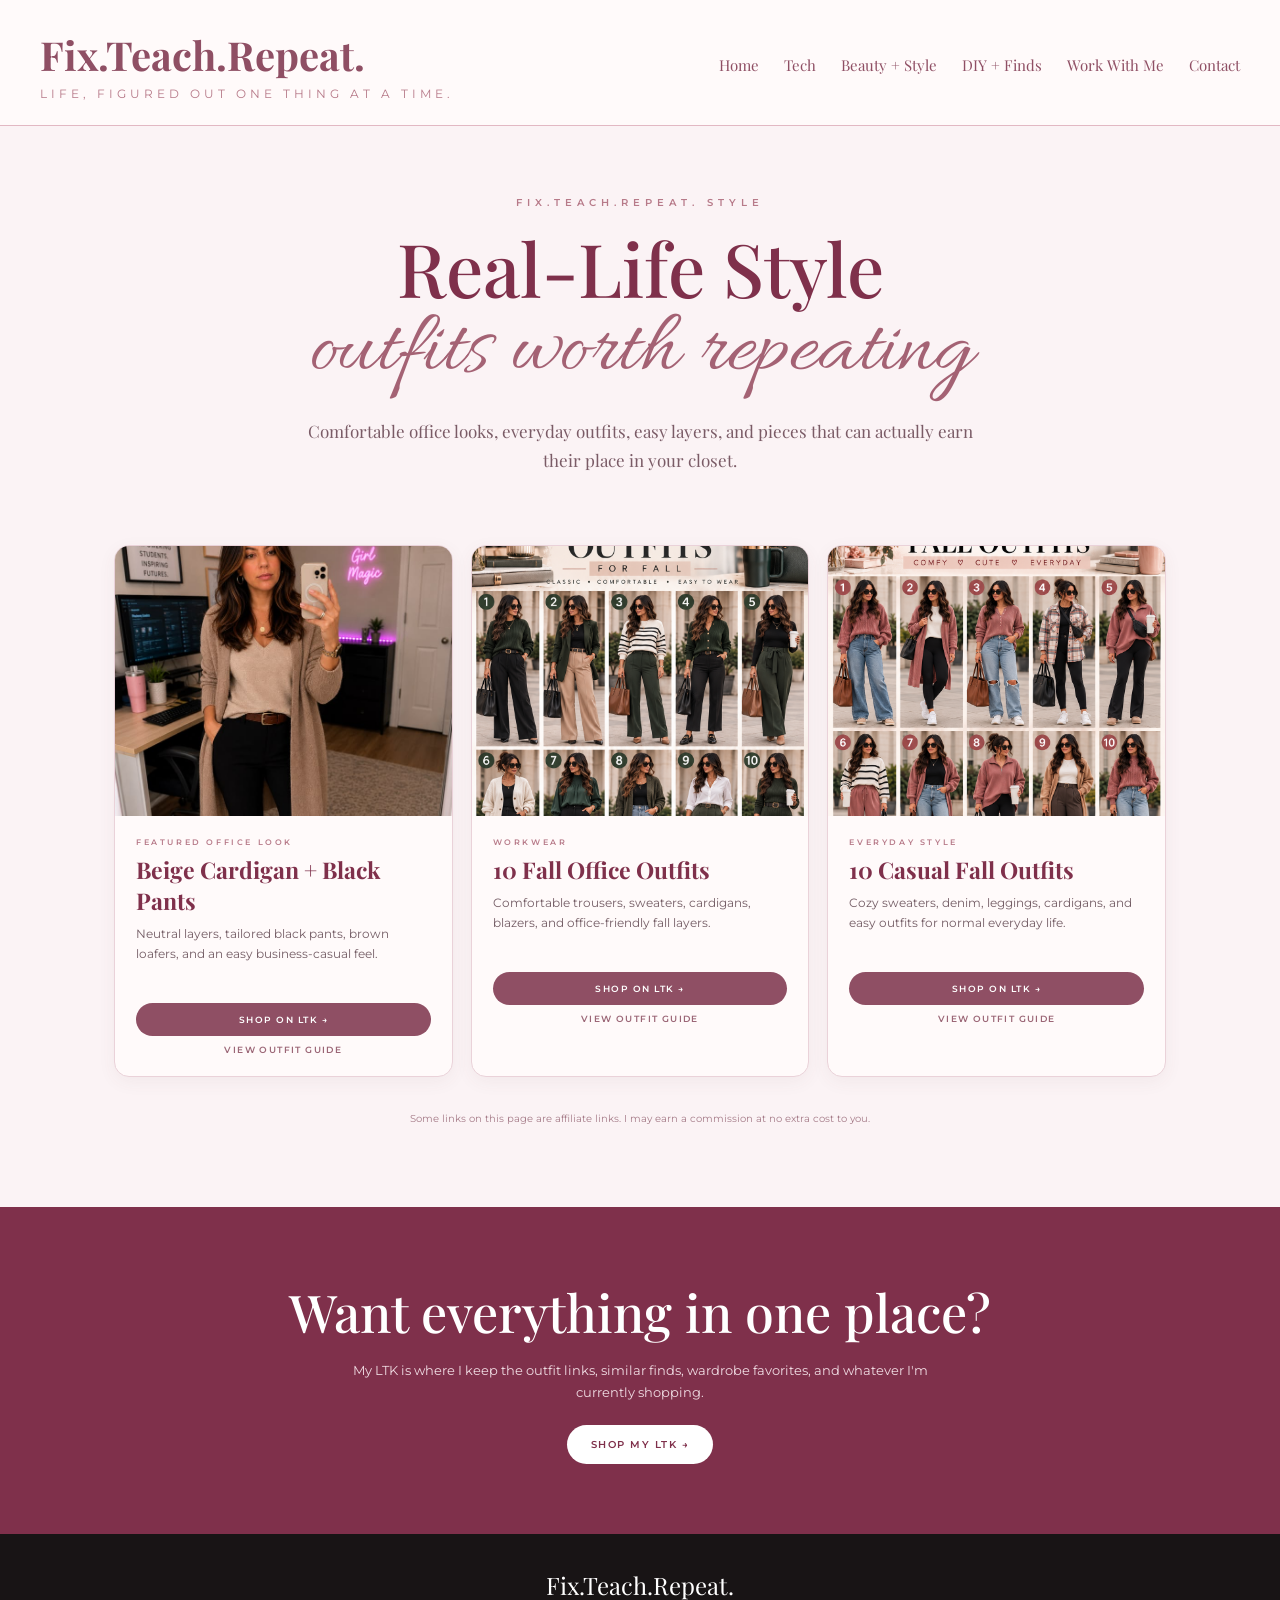
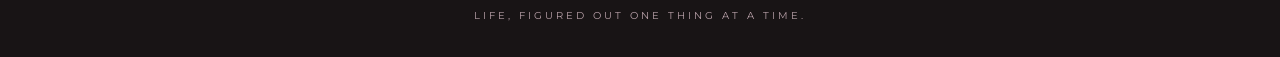
<file: beauty/style.html>
<!DOCTYPE html>
<html lang="en">

<head>

<meta charset="UTF-8">

<meta
    name="viewport"
    content="width=device-width, initial-scale=1.0"
>

<title>Style + Outfit Ideas | Fix.Teach.Repeat.</title>

<meta
    name="description"
    content="Browse real-life outfit ideas, office looks, casual style, fall outfits, and shoppable fashion finds from Fix.Teach.Repeat."
>

<meta
    name="robots"
    content="index, follow"
>

<link
    rel="canonical"
    href="https://fixteachrepeat.com/beauty/style"
>

<link
    rel="icon"
    type="image/png"
    href="../favicon.png"
>

<link rel="preconnect" href="https://fonts.googleapis.com">

<link rel="preconnect" href="https://fonts.gstatic.com" crossorigin>

<link
    href="https://fonts.googleapis.com/css2?family=Allura&family=Montserrat:wght@400;500;600&family=Playfair+Display:wght@400;500;600;700&display=swap"
    rel="stylesheet"
>


<style>

* {
    box-sizing: border-box;
}

body {
    margin: 0;
    background: #fbf3f5;
    color: #5b414a;
    font-family: "Montserrat", Arial, sans-serif;
}

a {
    -webkit-tap-highlight-color: rgba(127,48,75,.12);
}


/* HEADER */

header {
    padding: 28px 40px 24px;
    display: flex;
    justify-content: space-between;
    align-items: center;
    border-bottom: 1px solid #e2b8c3;
    background: #fffafa;
}

.logo {
    color: #8f4f64;
    text-decoration: none;
    font-family: "Playfair Display", serif;
    font-size: 40px;
    font-weight: 700;
}

.tagline {
    margin-top: 5px;
    color: #b77a89;
    font-size: 12px;
    letter-spacing: 4px;
    text-transform: uppercase;
}

nav {
    display: flex;
    gap: 25px;
    flex-wrap: wrap;
}

nav a {
    color: #8f4f64;
    text-decoration: none;
    font-family: "Playfair Display", serif;
    font-size: 15px;
}


/* HERO */

.hero {
    padding: 70px 20px 55px;
    text-align: center;
}

.hero-label {
    color: #b77a89;
    font-size: 10px;
    font-weight: 600;
    letter-spacing: 5px;
    text-transform: uppercase;
}

.hero h1 {
    margin: 9px 0 0;
    color: #7f304b;
    font-family: "Playfair Display", serif;
    font-size: clamp(48px, 7vw, 74px);
    font-weight: 500;
}

.hero-script {
    display: block;
    color: #a46274;
    font-family: "Allura", cursive;
    font-size: clamp(60px, 8vw, 90px);
    font-weight: 400;
    line-height: .8;
}

.hero p {
    max-width: 670px;
    margin: 28px auto 0;
    color: #7a5b66;
    font-family: "Playfair Display", serif;
    font-size: 17px;
    line-height: 1.7;
}


/* OUTFIT GRID */

.style-section {
    max-width: 1100px;
    margin: 0 auto;
    padding: 15px 24px 80px;
}

.style-grid {
    display: grid;
    grid-template-columns: repeat(3, 1fr);
    gap: 18px;
}

.outfit-card {
    overflow: hidden;
    border: 1px solid #ead2d9;
    border-radius: 15px;
    background: #fffafa;
    box-shadow: 0 5px 18px rgba(100,60,75,.06);
}

.outfit-image-link {
    display: block;
}

.outfit-image {
    width: 100%;
    height: 270px;
    object-fit: cover;
    display: block;
}

.casual-image {
    object-position: center 40%;
}

.office-image {
    object-position: center 38%;
}

.single-image {
    object-position: center 20%;
}

.outfit-copy {
    padding: 21px;
}

.outfit-label {
    color: #b77a89;
    font-size: 8px;
    font-weight: 600;
    letter-spacing: 2.6px;
    text-transform: uppercase;
}

.outfit-copy h2 {
    margin: 7px 0 8px;
    color: #7f304b;
    font-family: "Playfair Display", serif;
    font-size: 23px;
}

.outfit-copy p {
    margin: 0;
    min-height: 62px;
    color: #745d65;
    font-size: 12px;
    line-height: 1.65;
}


/* BUTTONS */

.outfit-actions {
    margin-top: 17px;
    display: grid;
    gap: 8px;
}

.shop-button {
    display: block;
    padding: 11px 14px;
    border-radius: 999px;
    background: #8f4f64;
    color: white;
    text-decoration: none;
    text-align: center;
    font-size: 9px;
    font-weight: 600;
    letter-spacing: 1.5px;
    text-transform: uppercase;
}

.shop-button:hover {
    background: #7f304b;
}

.guide-link {
    display: block;
    color: #9b6676;
    text-decoration: none;
    text-align: center;
    font-size: 9px;
    font-weight: 600;
    letter-spacing: 1.4px;
    text-transform: uppercase;
}

.guide-link:hover {
    text-decoration: underline;
}

.disclosure {
    max-width: 700px;
    margin: 34px auto 0;
    color: #a57b88;
    text-align: center;
    font-size: 10px;
    line-height: 1.6;
}


/* LTK CTA */

.ltk-section {
    padding: 70px 24px;
    background: #7f304b;
    text-align: center;
    color: white;
}

.ltk-section h2 {
    margin: 0;
    font-family: "Playfair Display", serif;
    font-size: clamp(36px, 5vw, 52px);
    font-weight: 500;
}

.ltk-section p {
    max-width: 600px;
    margin: 13px auto 0;
    color: #f0dce3;
    font-size: 13px;
    line-height: 1.7;
}

.ltk-button {
    display: inline-block;
    margin-top: 22px;
    padding: 13px 24px;
    border-radius: 999px;
    background: white;
    color: #7f304b;
    text-decoration: none;
    font-size: 10px;
    font-weight: 600;
    letter-spacing: 1.5px;
    text-transform: uppercase;
}


/* FOOTER */

footer {
    padding: 35px 20px;
    background: #181415;
    text-align: center;
    color: #b8a0a8;
}

.footer-logo {
    color: white;
    font-family: "Playfair Display", serif;
    font-size: 24px;
}

.footer-tagline {
    margin-top: 8px;
    font-size: 10px;
    letter-spacing: 3px;
    text-transform: uppercase;
}


/* MOBILE */

@media (max-width: 850px) {

    header {
        display: block;
        text-align: center;
        padding: 16px 14px 10px;
    }

    .logo {
        font-size: 34px;
    }

    nav {
        justify-content: center;
        gap: 7px 14px;
        margin-top: 10px;
    }

    nav a {
        font-size: 13px;
    }

    .hero {
        padding: 50px 18px 35px;
    }

    .style-grid {
        grid-template-columns: repeat(2, 1fr);
    }

}


@media (max-width: 600px) {

    .style-section {
        padding: 10px 16px 55px;
    }

    .style-grid {
        grid-template-columns: 1fr;
        gap: 14px;
    }

    .outfit-image {
        height: 220px;
    }

    .outfit-copy p {
        min-height: 0;
    }

}

</style>


<!-- Pinterest Tag -->

<script>

!function(e){if(!window.pintrk){window.pintrk=function(){
window.pintrk.queue.push(Array.prototype.slice.call(arguments))};
var n=window.pintrk;n.queue=[],n.version="3.0";
var t=document.createElement("script");t.async=!0;t.src=e;
var r=document.getElementsByTagName("script")[0];
r.parentNode.insertBefore(t,r)}}("https://s.pinimg.com/ct/core.js");

pintrk('load', '2613752332182');
pintrk('page');

</script>


</head>


<body>


<header>

<div>

<a
    href="../index.html"
    class="logo"
>
    Fix.Teach.Repeat.
</a>

<div class="tagline">
    Life, figured out one thing at a time.
</div>

</div>


<nav>

<a href="../index.html">Home</a>

<a href="../tech/tech.html">Tech</a>

<a href="beauty.html">Beauty + Style</a>

<a href="../diy/diy.html">DIY + Finds</a>

<a href="../work-with-me.html">Work With Me</a>

<a href="../contact.html">Contact</a>

</nav>

</header>



<main>


<section class="hero">

<div class="hero-label">
    Fix.Teach.Repeat. Style
</div>

<h1>

    Real-Life Style

    <span class="hero-script">
        outfits worth repeating
    </span>

</h1>

<p>

    Comfortable office looks, everyday outfits,
    easy layers, and pieces that can actually earn
    their place in your closet.

</p>

</section>



<section class="style-section">


<div class="style-grid">


<!-- BEIGE CARDIGAN -->

<article class="outfit-card">

<a
    href="beige-cardigan-office-outfit.html"
    class="outfit-image-link"
>

<img
    src="../images/beige-cardigan-office-outfit.png"
    alt="Beige cardigan with black pants and brown loafers"
    class="outfit-image single-image"
>

</a>

<div class="outfit-copy">

<div class="outfit-label">
    Featured Office Look
</div>

<h2>
    Beige Cardigan + Black Pants
</h2>

<p>
    Neutral layers, tailored black pants,
    brown loafers, and an easy business-casual feel.
</p>

<div class="outfit-actions">

<a
    href="https://liketk.it/6swgf"
    target="_blank"
    rel="noopener noreferrer sponsored"
    class="shop-button"
>
    Shop on LTK →
</a>

<a
    href="beige-cardigan-office-outfit.html"
    class="guide-link"
>
    View Outfit Guide
</a>

</div>

</div>

</article>



<!-- FALL OFFICE -->

<article class="outfit-card">

<a
    href="fall-office-outfits.html"
    class="outfit-image-link"
>

<img
    src="../images/fall-office-outfits.png"
    alt="10 fall office outfit ideas"
    class="outfit-image office-image"
>

</a>

<div class="outfit-copy">

<div class="outfit-label">
    Workwear
</div>

<h2>
    10 Fall Office Outfits
</h2>

<p>
    Comfortable trousers, sweaters,
    cardigans, blazers, and office-friendly fall layers.
</p>

<div class="outfit-actions">

<a
    href="https://www.shopltk.com/explore/Fix.Teach.Repeat?utm_campaign=shop_share_1&utm_source=ioscreatorapp"
    target="_blank"
    rel="noopener noreferrer sponsored"
    class="shop-button"
>
    Shop on LTK →
</a>

<a
    href="fall-office-outfits.html"
    class="guide-link"
>
    View Outfit Guide
</a>

</div>

</div>

</article>



<!-- CASUAL FALL -->

<article class="outfit-card">

<a
    href="casual-fall-outfits.html"
    class="outfit-image-link"
>

<img
    src="../images/casual-fall-outfits.png"
    alt="10 casual fall outfit ideas"
    class="outfit-image casual-image"
>

</a>

<div class="outfit-copy">

<div class="outfit-label">
    Everyday Style
</div>

<h2>
    10 Casual Fall Outfits
</h2>

<p>
    Cozy sweaters, denim, leggings,
    cardigans, and easy outfits for normal everyday life.
</p>

<div class="outfit-actions">

<a
    href="https://www.shopltk.com/explore/Fix.Teach.Repeat?utm_campaign=shop_share_1&utm_source=ioscreatorapp"
    target="_blank"
    rel="noopener noreferrer sponsored"
    class="shop-button"
>
    Shop on LTK →
</a>

<a
    href="casual-fall-outfits.html"
    class="guide-link"
>
    View Outfit Guide
</a>

</div>

</div>

</article>


</div>


<div class="disclosure">

    Some links on this page are affiliate links.
    I may earn a commission at no extra cost to you.

</div>


</section>



<section class="ltk-section">

<h2>
    Want everything in one place?
</h2>

<p>

    My LTK is where I keep the outfit links,
    similar finds, wardrobe favorites,
    and whatever I'm currently shopping.

</p>

<a
    href="https://www.shopltk.com/explore/Fix.Teach.Repeat?utm_campaign=shop_share_1&utm_source=ioscreatorapp"
    target="_blank"
    rel="noopener noreferrer sponsored"
    class="ltk-button"
>
    Shop My LTK →
</a>

</section>


</main>



<footer>

<div class="footer-logo">
    Fix.Teach.Repeat.
</div>

<div class="footer-tagline">
    Life, figured out one thing at a time.
</div>

</footer>


</body>

</html>
</file>
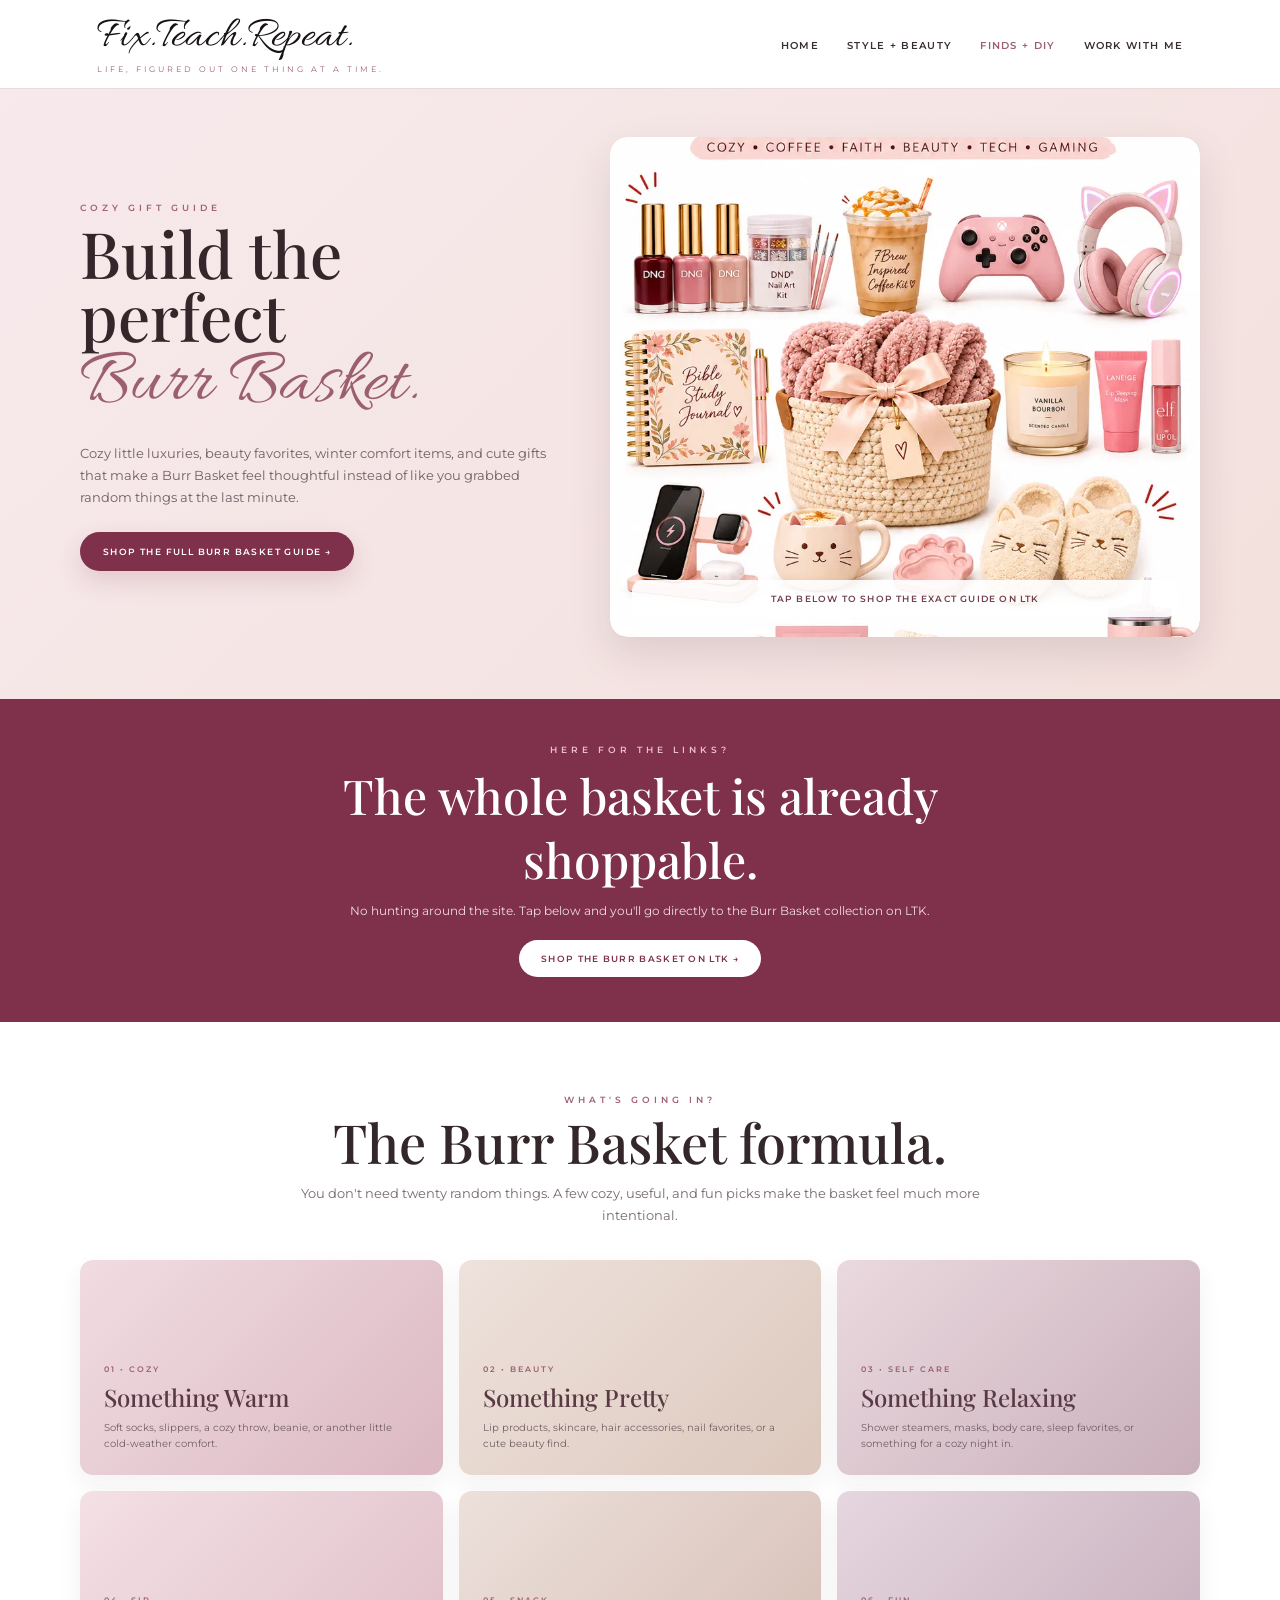
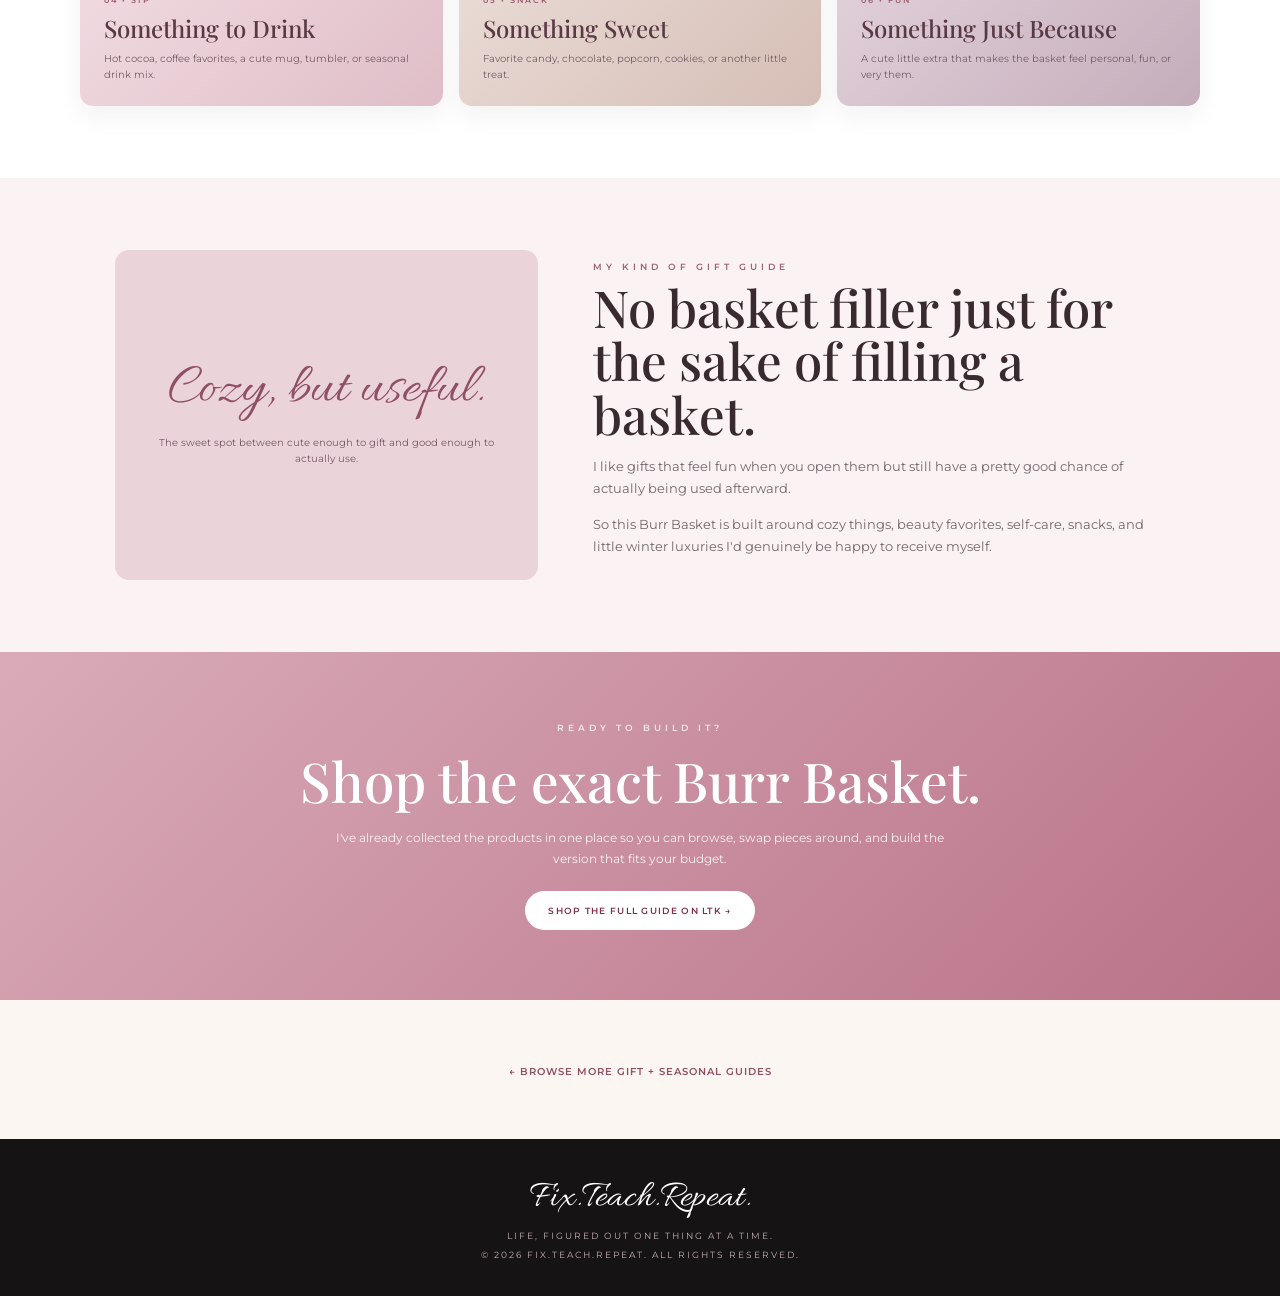
<file: diy/burr-basket-ideas.html>
<!DOCTYPE html>
<html lang="en">

<head>

<meta charset="UTF-8">

<meta
    name="viewport"
    content="width=device-width, initial-scale=1.0"
>

<title>Burr Basket Ideas | Cozy Gift Guide | Fix.Teach.Repeat.</title>

<meta
    name="description"
    content="Build the perfect cozy Burr Basket with cute winter favorites, beauty finds, self-care gifts, cozy accessories, and little luxuries worth gifting."
>

<meta
    name="robots"
    content="index, follow"
>

<link
    rel="canonical"
    href="https://fixteachrepeat.com/diy/burr-basket-ideas"
>


<!-- SOCIAL SHARE -->

<meta
    property="og:title"
    content="Burr Basket Ideas | Fix.Teach.Repeat."
>

<meta
    property="og:description"
    content="Cozy little luxuries, beauty favorites, winter comfort items, and cute gifts for building the perfect Burr Basket."
>

<meta
    property="og:type"
    content="article"
>

<meta
    property="og:url"
    content="https://fixteachrepeat.com/diy/burr-basket-ideas"
>

<meta
    property="og:image"
    content="https://fixteachrepeat.com/images/burr-basket-ideas.png"
>


<meta
    name="twitter:card"
    content="summary_large_image"
>

<meta
    name="twitter:title"
    content="Burr Basket Ideas | Fix.Teach.Repeat."
>

<meta
    name="twitter:description"
    content="Cute, cozy, giftable ideas for building a Burr Basket they'll actually want."
>

<meta
    name="twitter:image"
    content="https://fixteachrepeat.com/images/burr-basket-ideas.png"
>


<link
    rel="icon"
    type="image/png"
    href="../favicon.png"
>


<link rel="preconnect" href="https://fonts.googleapis.com">

<link rel="preconnect" href="https://fonts.gstatic.com" crossorigin>

<link
    href="https://fonts.googleapis.com/css2?family=Allura&family=Montserrat:wght@400;500;600&family=Playfair+Display:wght@400;500;600&display=swap"
    rel="stylesheet"
>


<style>


* {
    box-sizing: border-box;
}


html {
    scroll-behavior: smooth;
}


body {
    margin: 0;

    background: #fbf6f2;

    color: #292326;

    font-family:
        'Montserrat',
        Arial,
        sans-serif;
}


img {
    max-width: 100%;
}


a {
    -webkit-tap-highlight-color:
        rgba(127,48,75,.12);
}



/* =========================
   HEADER
========================= */

header {
    background:
        rgba(255,255,255,.97);

    border-bottom:
        1px solid #ead9dc;
}


.header-main {
    max-width: 1240px;

    margin: auto;

    padding:
        18px 6% 14px;

    display: flex;

    justify-content:
        space-between;

    align-items: center;

    gap: 30px;
}


.brand {
    color: #171313;

    text-decoration: none;
}


.logo {
    font-family:
        'Allura',
        cursive;

    font-size: 44px;

    line-height: .9;
}


.tagline {
    margin-top: 6px;

    color: #9b5f70;

    font-size: 8px;

    letter-spacing: 3px;

    text-transform: uppercase;
}


nav {
    display: flex;

    align-items: center;

    justify-content: flex-end;

    flex-wrap: wrap;

    gap: 28px;
}


nav a {
    color: #392e32;

    text-decoration: none;

    font-size: 10px;

    font-weight: 600;

    letter-spacing: 1.3px;

    text-transform: uppercase;
}


nav a:hover,
nav a.active {
    color: #9b5f70;
}



/* =========================
   HERO
========================= */

.hero {
    padding:
        48px 5% 62px;

    background:
        linear-gradient(
            135deg,
            #f7e9ec,
            #f3e1dd
        );
}


.hero-inner {
    max-width: 1120px;

    margin: auto;

    display: grid;

    grid-template-columns:
        .9fr 1.1fr;

    gap: 48px;

    align-items: center;
}


.hero-copy {
    padding:
        25px 0;
}


.hero-kicker {
    color: #a06275;

    font-size: 9px;

    font-weight: 600;

    letter-spacing: 4px;

    text-transform: uppercase;
}


.hero h1 {
    margin:
        9px 0 0;

    color: #34262b;

    font-family:
        'Playfair Display',
        serif;

    font-size:
        clamp(45px,5vw,68px);

    font-weight: 500;

    line-height: .98;
}


.hero-script {
    display: block;

    margin-top: 3px;

    color: #9b5f70;

    font-family:
        'Allura',
        cursive;

    font-size:
        clamp(58px,6vw,84px);

    font-weight: 400;

    line-height: .9;
}


.hero-description {
    max-width: 530px;

    margin:
        22px 0 0;

    color: #705f64;

    font-size: 13px;

    line-height: 1.7;
}


.hero-button {
    display: inline-block;

    margin-top: 24px;

    padding:
        14px 23px;

    border-radius: 999px;

    background: #7f304b;

    color: white;

    text-decoration: none;

    font-size: 9px;

    font-weight: 600;

    letter-spacing: 1.4px;

    text-transform: uppercase;

    box-shadow:
        0 10px 25px
        rgba(127,48,75,.16);

    transition:
        transform .2s ease;
}


.hero-button:hover {
    transform:
        translateY(-2px);
}



/* =========================
   HERO VISUAL
========================= */

.hero-visual {
    position: relative;

    min-height: 500px;

    overflow: hidden;

    border-radius: 17px;

    background:
        linear-gradient(
            135deg,
            #d8aeba,
            #af7586
        );

    box-shadow:
        0 18px 40px
        rgba(70,45,52,.13);
}


.hero-image {
    position: absolute;

    inset: 0;

    width: 100%;

    height: 100%;

    object-fit: cover;

    display: block;
}


.hero-fallback {
    position: absolute;

    inset: 0;

    display: flex;

    align-items: center;

    justify-content: center;

    flex-direction: column;

    padding: 35px;

    text-align: center;

    color: white;
}


.hero-fallback-small {
    margin-bottom: 5px;

    font-size: 9px;

    font-weight: 600;

    letter-spacing: 4px;

    text-transform: uppercase;

    opacity: .8;
}


.hero-fallback-title {
    font-family:
        'Allura',
        cursive;

    font-size:
        clamp(65px,8vw,100px);

    line-height: .9;
}


.hero-fallback-subtitle {
    max-width: 350px;

    margin-top: 15px;

    font-size: 12px;

    line-height: 1.6;

    opacity: .88;
}


.hero-shop-note {
    position: absolute;

    z-index: 5;

    left: 22px;

    right: 22px;

    bottom: 20px;

    padding:
        13px 16px;

    border-radius: 10px;

    background:
        rgba(255,255,255,.91);

    text-align: center;

    color: #713f50;

    font-size: 9px;

    font-weight: 600;

    letter-spacing: 1.2px;

    text-transform: uppercase;
}



/* =========================
   QUICK CTA
========================= */

.quick-shop {
    padding:
        45px 20px;

    background: #7f304b;

    text-align: center;

    color: white;
}


.quick-inner {
    max-width: 780px;

    margin: auto;
}


.quick-label {
    color: #eac0cb;

    font-size: 9px;

    font-weight: 600;

    letter-spacing: 4px;

    text-transform: uppercase;
}


.quick-shop h2 {
    margin:
        8px 0 10px;

    font-family:
        'Playfair Display',
        serif;

    font-size:
        clamp(34px,4vw,48px);

    font-weight: 500;
}


.quick-shop p {
    max-width: 620px;

    margin: auto;

    color: #efdce1;

    font-size: 12px;

    line-height: 1.65;
}


.quick-button {
    display: inline-block;

    margin-top: 20px;

    padding:
        13px 22px;

    border-radius: 999px;

    background: white;

    color: #7f304b;

    text-decoration: none;

    font-size: 9px;

    font-weight: 600;

    letter-spacing: 1.3px;

    text-transform: uppercase;
}



/* =========================
   WHAT TO INCLUDE
========================= */

.section {
    padding:
        72px 5%;
}


.section.white {
    background: white;
}


.section.blush {
    background: #fbf2f4;
}


.section-heading {
    max-width: 740px;

    margin:
        0 auto 34px;

    text-align: center;
}


.section-kicker {
    color: #a06275;

    font-size: 9px;

    font-weight: 600;

    letter-spacing: 4px;

    text-transform: uppercase;
}


.section-heading h2 {
    margin:
        9px 0 11px;

    color: #33272a;

    font-family:
        'Playfair Display',
        serif;

    font-size:
        clamp(37px,4.4vw,54px);

    font-weight: 500;

    line-height: 1.05;
}


.section-heading p {
    margin: 0;

    color: #77696d;

    font-size: 13px;

    line-height: 1.7;
}


.idea-grid {
    max-width: 1120px;

    margin: auto;

    display: grid;

    grid-template-columns:
        repeat(3,1fr);

    gap: 16px;
}


.idea-card {
    min-height: 215px;

    padding: 24px;

    display: flex;

    flex-direction: column;

    justify-content: flex-end;

    border-radius: 13px;

    background:
        linear-gradient(
            135deg,
            #f1dce2,
            #dbb8c2
        );

    box-shadow:
        0 10px 24px
        rgba(60,40,46,.06);
}


.idea-card:nth-child(2) {
    background:
        linear-gradient(
            135deg,
            #eee2dc,
            #dcc8bd
        );
}


.idea-card:nth-child(3) {
    background:
        linear-gradient(
            135deg,
            #ead9df,
            #c9afba
        );
}


.idea-card:nth-child(4) {
    background:
        linear-gradient(
            135deg,
            #f3e0e5,
            #dfbdc7
        );
}


.idea-card:nth-child(5) {
    background:
        linear-gradient(
            135deg,
            #ede0db,
            #d5beb5
        );
}


.idea-card:nth-child(6) {
    background:
        linear-gradient(
            135deg,
            #e6d6df,
            #c4adba
        );
}


.idea-number {
    color: #9b5f70;

    font-size: 8px;

    font-weight: 600;

    letter-spacing: 2px;

    text-transform: uppercase;
}


.idea-card h3 {
    margin:
        7px 0 7px;

    color: #593944;

    font-family:
        'Playfair Display',
        serif;

    font-size: 24px;

    font-weight: 500;
}


.idea-card p {
    margin: 0;

    color: #735f66;

    font-size: 10px;

    line-height: 1.55;
}



/* =========================
   WHY I LIKE IT
========================= */

.about-guide {
    max-width: 1050px;

    margin: auto;

    display: grid;

    grid-template-columns:
        .85fr 1.15fr;

    gap: 55px;

    align-items: center;
}


.about-card {
    min-height: 330px;

    padding: 35px;

    border-radius: 14px;

    background: #ead4da;

    display: flex;

    flex-direction: column;

    justify-content: center;

    text-align: center;
}


.about-script {
    color: #8f4f64;

    font-family:
        'Allura',
        cursive;

    font-size: 57px;

    line-height: .95;
}


.about-small {
    margin-top: 18px;

    color: #785865;

    font-size: 10px;

    line-height: 1.6;
}


.about-copy-label {
    color: #a06275;

    font-size: 9px;

    font-weight: 600;

    letter-spacing: 4px;

    text-transform: uppercase;
}


.about-copy h2 {
    margin:
        9px 0 14px;

    color: #382a2f;

    font-family:
        'Playfair Display',
        serif;

    font-size:
        clamp(36px,4vw,51px);

    font-weight: 500;

    line-height: 1.05;
}


.about-copy p {
    margin:
        0 0 13px;

    color: #75666b;

    font-size: 13px;

    line-height: 1.7;
}



/* =========================
   FINAL CTA
========================= */

.final-cta {
    padding:
        70px 20px;

    background:
        linear-gradient(
            135deg,
            #d9abb8,
            #b97388
        );

    color: white;

    text-align: center;
}


.final-inner {
    max-width: 760px;

    margin: auto;
}


.final-label {
    color:
        rgba(255,255,255,.76);

    font-size: 9px;

    font-weight: 600;

    letter-spacing: 4px;

    text-transform: uppercase;
}


.final-cta h2 {
    margin:
        10px 0 11px;

    font-family:
        'Playfair Display',
        serif;

    font-size:
        clamp(38px,4.5vw,55px);

    font-weight: 500;
}


.final-cta p {
    max-width: 620px;

    margin: auto;

    color:
        rgba(255,255,255,.88);

    font-size: 12px;

    line-height: 1.7;
}


.final-button {
    display: inline-block;

    margin-top: 22px;

    padding:
        14px 23px;

    border-radius: 999px;

    background: white;

    color: #7f304b;

    text-decoration: none;

    font-size: 9px;

    font-weight: 600;

    letter-spacing: 1.3px;

    text-transform: uppercase;
}



/* =========================
   RELATED
========================= */

.related {
    padding:
        60px 20px;

    background: #fbf6f2;

    text-align: center;
}


.related a {
    color: #8f4f64;

    text-decoration: none;

    font-size: 10px;

    font-weight: 600;

    letter-spacing: 1px;

    text-transform: uppercase;
}



/* =========================
   FOOTER
========================= */

footer {
    padding:
        36px 20px;

    background: #151314;

    color: #c4afb5;

    text-align: center;
}


.footer-logo {
    color: white;

    font-family:
        'Allura',
        cursive;

    font-size: 38px;
}


footer p {
    margin:
        8px 0 0;

    font-size: 9px;

    letter-spacing: 2px;

    text-transform: uppercase;
}



/* =========================
   TABLET
========================= */

@media (max-width: 900px) {


    .header-main {
        flex-direction: column;

        padding:
            14px 14px 11px;

        gap: 10px;

        text-align: center;
    }


    .logo {
        font-size: 38px;
    }


    nav {
        justify-content: center;

        gap:
            7px 15px;
    }


    nav a {
        font-size: 9px;
    }


    .hero-inner {
        grid-template-columns: 1fr;

        gap: 30px;
    }


    .hero-copy {
        text-align: center;
    }


    .hero-description {
        margin-left: auto;

        margin-right: auto;
    }


    .hero-visual {
        min-height: 440px;
    }


    .idea-grid {
        grid-template-columns:
            repeat(2,1fr);
    }


    .about-guide {
        grid-template-columns: 1fr;

        gap: 30px;
    }

}



/* =========================
   MOBILE
========================= */

@media (max-width: 600px) {


    .tagline {
        letter-spacing: 2px;
    }


    nav {
        gap:
            6px 10px;
    }


    nav a {
        font-size: 8px;
    }


    .hero {
        padding:
            38px 18px 45px;
    }


    .hero h1 {
        font-size: 40px;
    }


    .hero-script {
        font-size: 53px;
    }


    .hero-visual {
        min-height: 370px;
    }


    .hero-fallback-title {
        font-size: 65px;
    }


    .section {
        padding:
            55px 18px;
    }


    .section-heading h2 {
        font-size: 34px;
    }


    .idea-grid {
        grid-template-columns: 1fr;
    }


    .idea-card {
        min-height: 175px;
    }


    .about-card {
        min-height: 250px;
    }


    .about-script {
        font-size: 48px;
    }


    .final-cta {
        padding:
            55px 20px;
    }

}

</style>



<!-- Pinterest Tag -->

<script>

!function(e){if(!window.pintrk){window.pintrk=function(){
window.pintrk.queue.push(Array.prototype.slice.call(arguments))};
var n=window.pintrk;n.queue=[],n.version="3.0";
var t=document.createElement("script");t.async=!0;t.src=e;
var r=document.getElementsByTagName("script")[0];
r.parentNode.insertBefore(t,r)}}("https://s.pinimg.com/ct/core.js");

pintrk('load', '2613752332182');
pintrk('page');

</script>


<noscript>

<img
    height="1"
    width="1"
    style="display:none;"
    alt=""
    src="https://ct.pinterest.com/v3/?event=init&tid=2613752332182&noscript=1"
/>

</noscript>


</head>



<body>



<header>


<div class="header-main">


<a
    href="/"
    class="brand"
>


<div class="logo">
    Fix.Teach.Repeat.
</div>


<div class="tagline">
    Life, figured out one thing at a time.
</div>


</a>



<nav>


<a href="/">
    Home
</a>


<a href="/beauty/beauty">
    Style + Beauty
</a>


<a
    href="/diy/diy"
    class="active"
>
    Finds + DIY
</a>


<a href="/work-with-me">
    Work With Me
</a>


</nav>


</div>


</header>



<main>



<!-- =========================
     HERO
========================= -->

<section class="hero">


<div class="hero-inner">



<div class="hero-copy">


<div class="hero-kicker">
    Cozy Gift Guide
</div>


<h1>

    Build the perfect

    <span class="hero-script">
        Burr Basket.
    </span>

</h1>


<p class="hero-description">

    Cozy little luxuries,
    beauty favorites,
    winter comfort items,
    and cute gifts that make a Burr Basket
    feel thoughtful instead of like
    you grabbed random things at the last minute.

</p>


<a
    href="https://liketk.it/6skxA?utm_campaign=missing-template-id&amp;utm_source=ioscreatorapp"
    target="_blank"
    rel="noopener noreferrer sponsored"
    class="hero-button"
>
    Shop the Full Burr Basket Guide →
</a>


</div>



<div class="hero-visual">


<div class="hero-fallback">


<div class="hero-fallback-small">
    Fix.Teach.Repeat.
</div>


<div class="hero-fallback-title">
    Burr Basket
</div>


<div class="hero-fallback-subtitle">

    Cozy • Beauty • Self-Care • Winter Favorites

</div>


</div>


<img
    src="../images/burr-basket-ideas.png"
    alt="Burr Basket gift ideas including cozy, beauty, and winter favorites"
    class="hero-image"
    onerror="this.style.display='none';"
>


<div class="hero-shop-note">
    Tap below to shop the exact guide on LTK
</div>


</div>


</div>


</section>



<!-- =========================
     IMMEDIATE SHOP CTA
========================= -->

<section class="quick-shop">


<div class="quick-inner">


<div class="quick-label">
    Here for the Links?
</div>


<h2>
    The whole basket is already shoppable.
</h2>


<p>

    No hunting around the site.
    Tap below and you'll go directly
    to the Burr Basket collection on LTK.

</p>


<a
    href="https://liketk.it/6skxA?utm_campaign=missing-template-id&amp;utm_source=ioscreatorapp"
    target="_blank"
    rel="noopener noreferrer sponsored"
    class="quick-button"
>
    Shop the Burr Basket on LTK →
</a>


</div>


</section>



<!-- =========================
     WHAT TO PUT IN IT
========================= -->

<section class="section white">


<div class="section-heading">


<div class="section-kicker">
    What's Going In?
</div>


<h2>
    The Burr Basket formula.
</h2>


<p>

    You don't need twenty random things.
    A few cozy, useful, and fun picks
    make the basket feel much more intentional.

</p>


</div>



<div class="idea-grid">



<div class="idea-card">


<div class="idea-number">
    01 • COZY
</div>


<h3>
    Something Warm
</h3>


<p>

    Soft socks, slippers,
    a cozy throw, beanie,
    or another little cold-weather comfort.

</p>


</div>



<div class="idea-card">


<div class="idea-number">
    02 • BEAUTY
</div>


<h3>
    Something Pretty
</h3>


<p>

    Lip products,
    skincare, hair accessories,
    nail favorites,
    or a cute beauty find.

</p>


</div>



<div class="idea-card">


<div class="idea-number">
    03 • SELF CARE
</div>


<h3>
    Something Relaxing
</h3>


<p>

    Shower steamers,
    masks, body care,
    sleep favorites,
    or something for a cozy night in.

</p>


</div>



<div class="idea-card">


<div class="idea-number">
    04 • SIP
</div>


<h3>
    Something to Drink
</h3>


<p>

    Hot cocoa,
    coffee favorites,
    a cute mug,
    tumbler, or seasonal drink mix.

</p>


</div>



<div class="idea-card">


<div class="idea-number">
    05 • SNACK
</div>


<h3>
    Something Sweet
</h3>


<p>

    Favorite candy,
    chocolate, popcorn,
    cookies, or another little treat.

</p>


</div>



<div class="idea-card">


<div class="idea-number">
    06 • FUN
</div>


<h3>
    Something Just Because
</h3>


<p>

    A cute little extra
    that makes the basket feel personal,
    fun, or very them.

</p>


</div>


</div>


</section>



<!-- =========================
     WHY THIS GUIDE
========================= -->

<section class="section blush">


<div class="about-guide">



<div class="about-card">


<div class="about-script">
    Cozy, but useful.
</div>


<div class="about-small">

    The sweet spot between
    cute enough to gift
    and good enough to actually use.

</div>


</div>



<div class="about-copy">


<div class="about-copy-label">
    My Kind of Gift Guide
</div>


<h2>
    No basket filler just for the sake of filling a basket.
</h2>


<p>

    I like gifts that feel fun when you open them
    but still have a pretty good chance
    of actually being used afterward.

</p>


<p>

    So this Burr Basket is built around
    cozy things, beauty favorites,
    self-care, snacks,
    and little winter luxuries
    I'd genuinely be happy to receive myself.

</p>


</div>


</div>


</section>



<!-- =========================
     FINAL SHOP CTA
========================= -->

<section class="final-cta">


<div class="final-inner">


<div class="final-label">
    Ready to Build It?
</div>


<h2>
    Shop the exact Burr Basket.
</h2>


<p>

    I've already collected the products
    in one place so you can browse,
    swap pieces around,
    and build the version that fits your budget.

</p>


<a
    href="https://liketk.it/6skxA?utm_campaign=missing-template-id&amp;utm_source=ioscreatorapp"
    target="_blank"
    rel="noopener noreferrer sponsored"
    class="final-button"
>
    Shop the Full Guide on LTK →
</a>


</div>


</section>



<!-- =========================
     RELATED
========================= -->

<section class="related">


<a href="/diy/gifts-seasonal">
    ← Browse More Gift + Seasonal Guides
</a>


</section>


</main>



<footer>


<div class="footer-logo">
    Fix.Teach.Repeat.
</div>


<p>
    Life, figured out one thing at a time.
</p>


<p>
    © 2026 Fix.Teach.Repeat. All rights reserved.
</p>


</footer>



<script>

/* =========================================
   LOCAL USB TESTING
========================================= */

if (window.location.protocol === "file:") {

    const localLinks = {

        "/":
            "../index.html",

        "/beauty/beauty":
            "../beauty/beauty.html",

        "/beauty/style":
            "../beauty/style.html",

        "/diy/diy":
            "diy.html",

        "/diy/gifts-seasonal":
            "gifts-seasonal.html",

        "/diy/burr-basket-ideas":
            "burr-basket-ideas.html",

        "/diy/teen-gamer-stocking-stuffers":
            "teen-gamer-stocking-stuffers.html",

        "/work-with-me":
            "../work-with-me.html"

    };


    document
        .querySelectorAll("a[href]")
        .forEach(function(link) {

            const href =
                link.getAttribute("href");


            if (localLinks[href]) {

                link.setAttribute(
                    "href",
                    localLinks[href]
                );

            }

        });

}

</script>


</body>

</html>
</file>
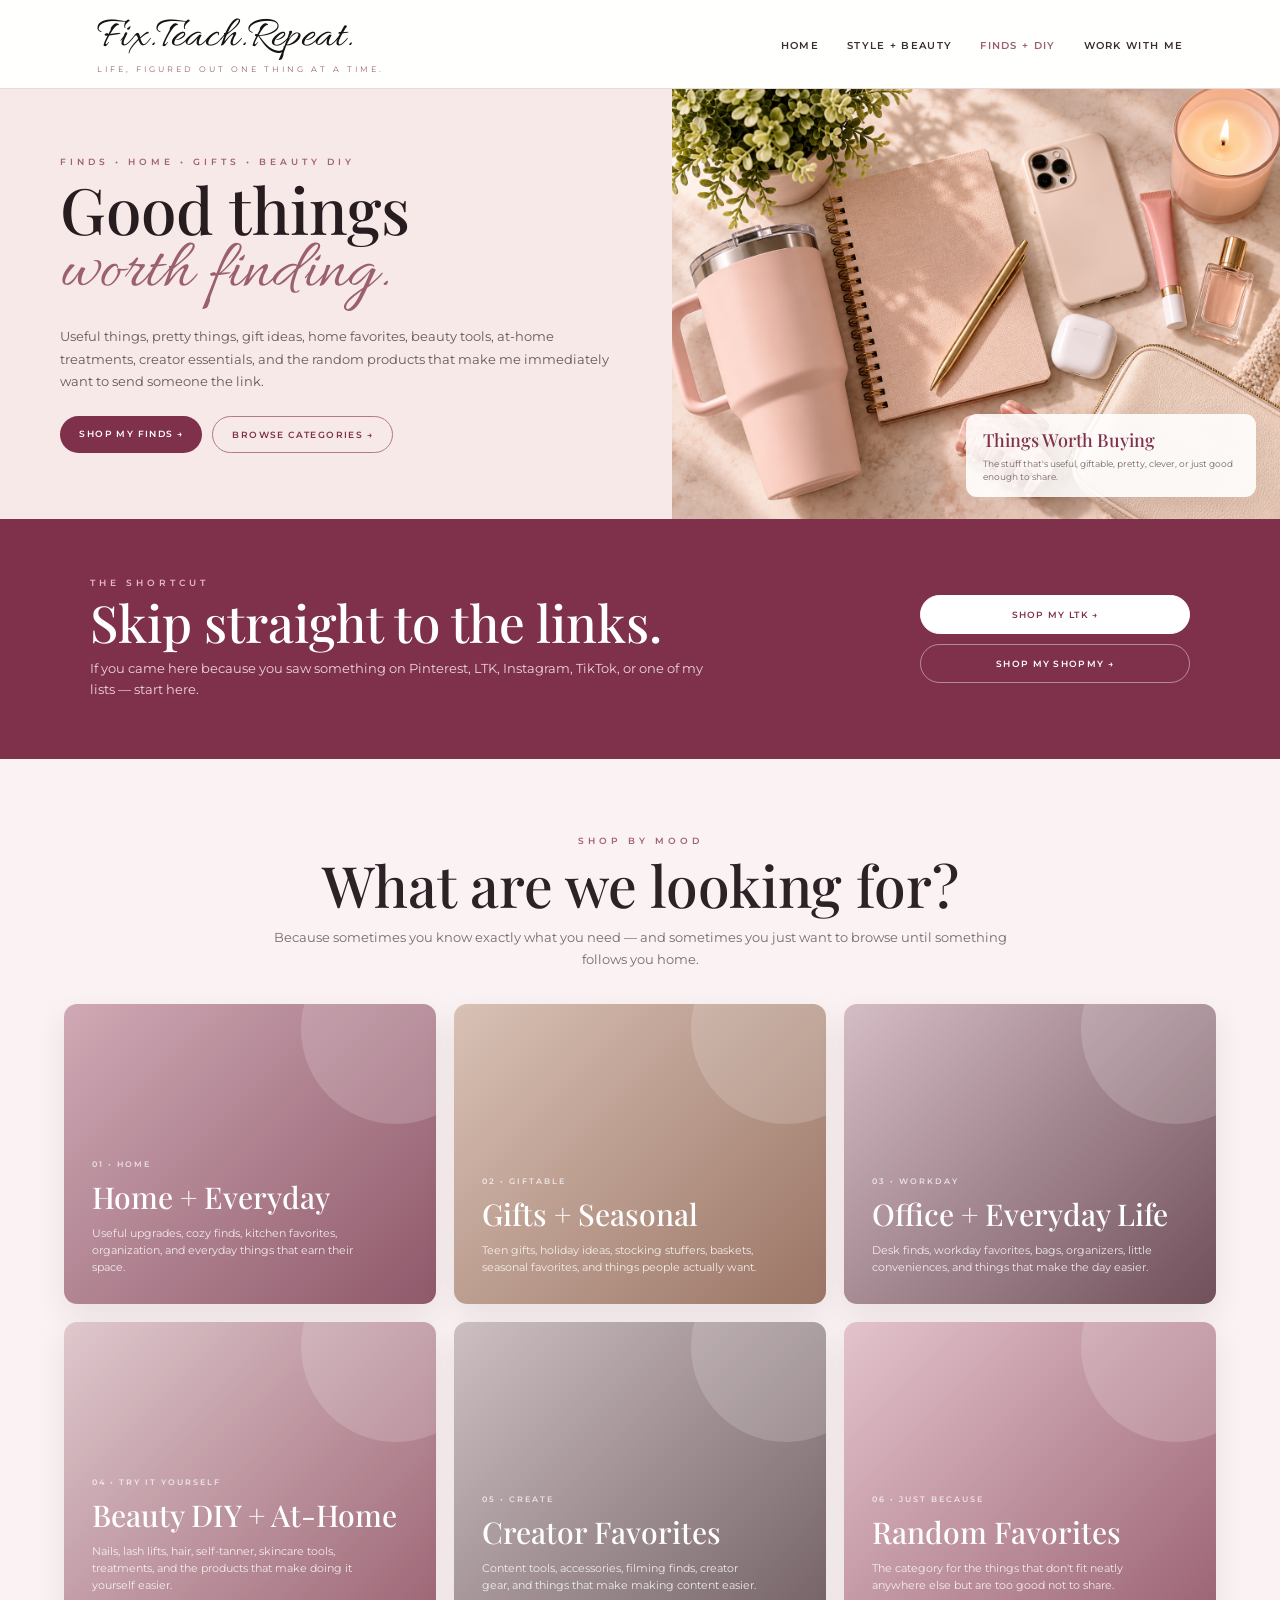
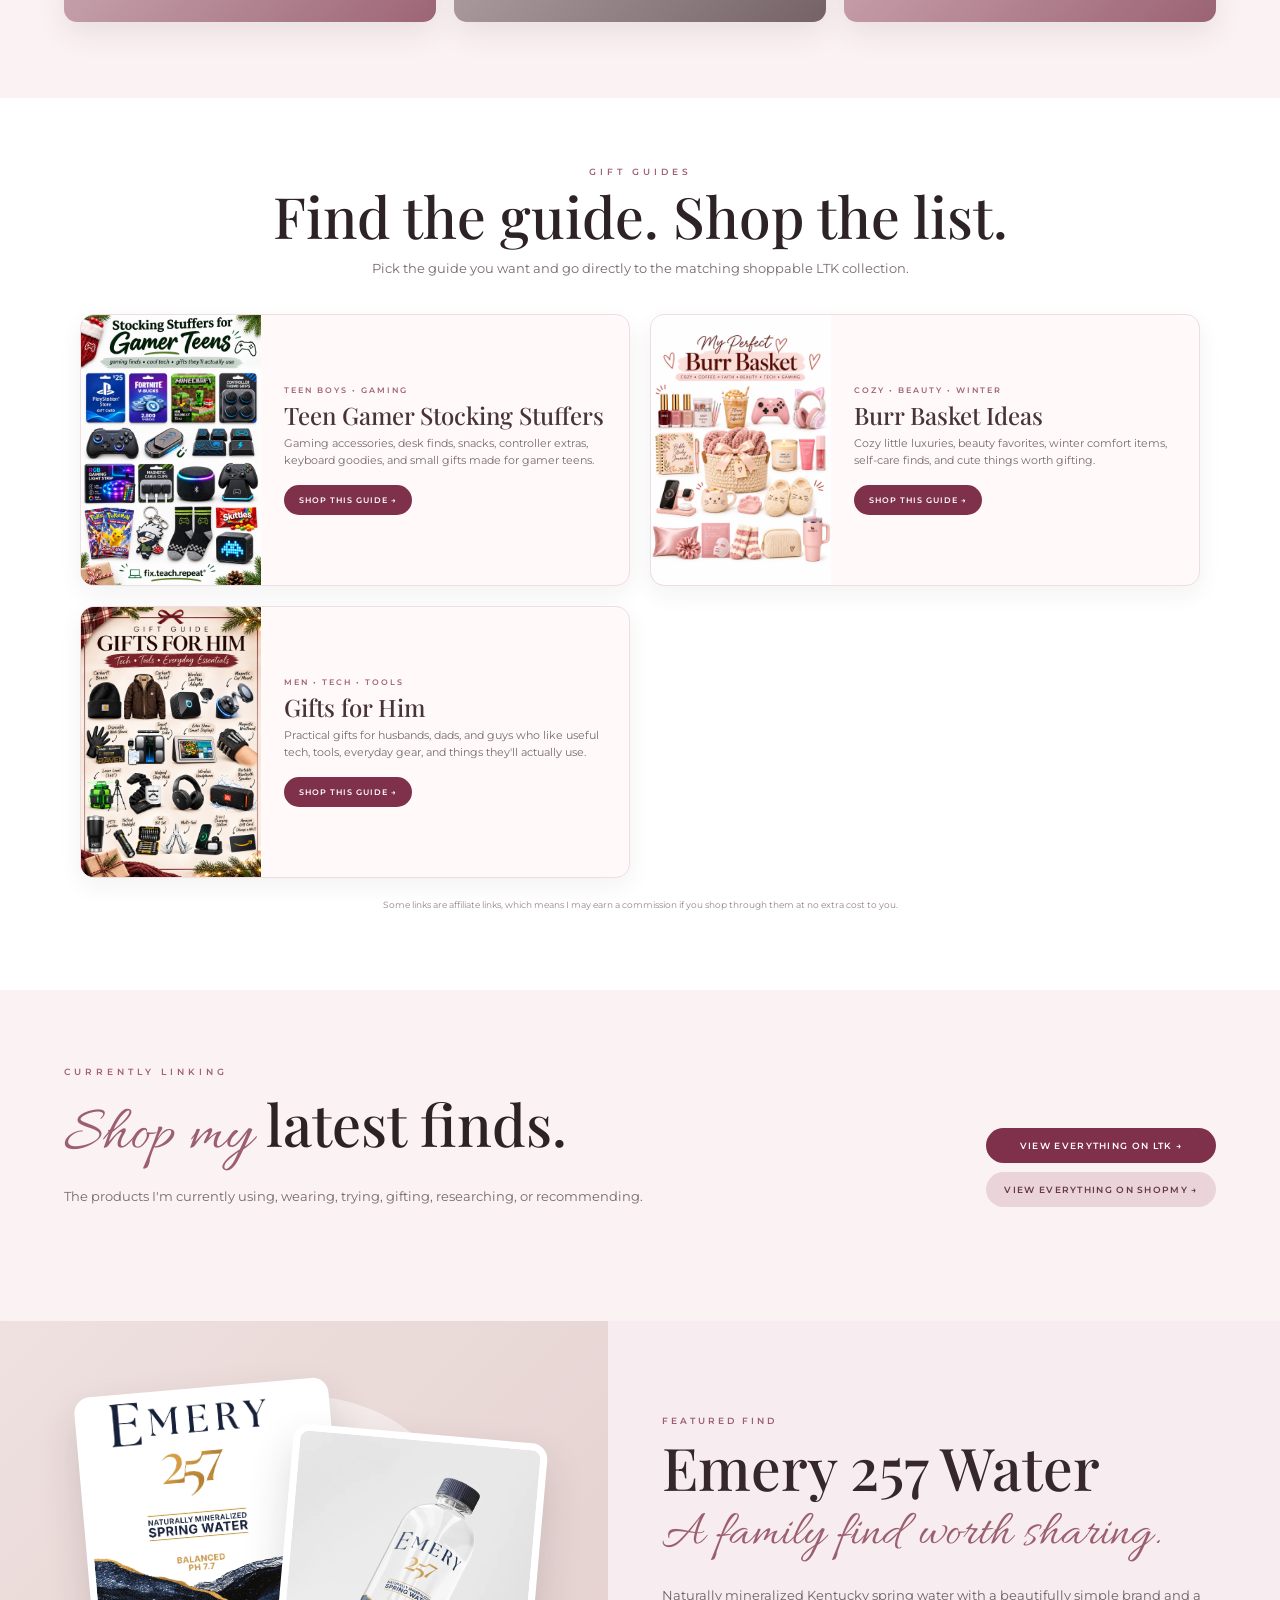
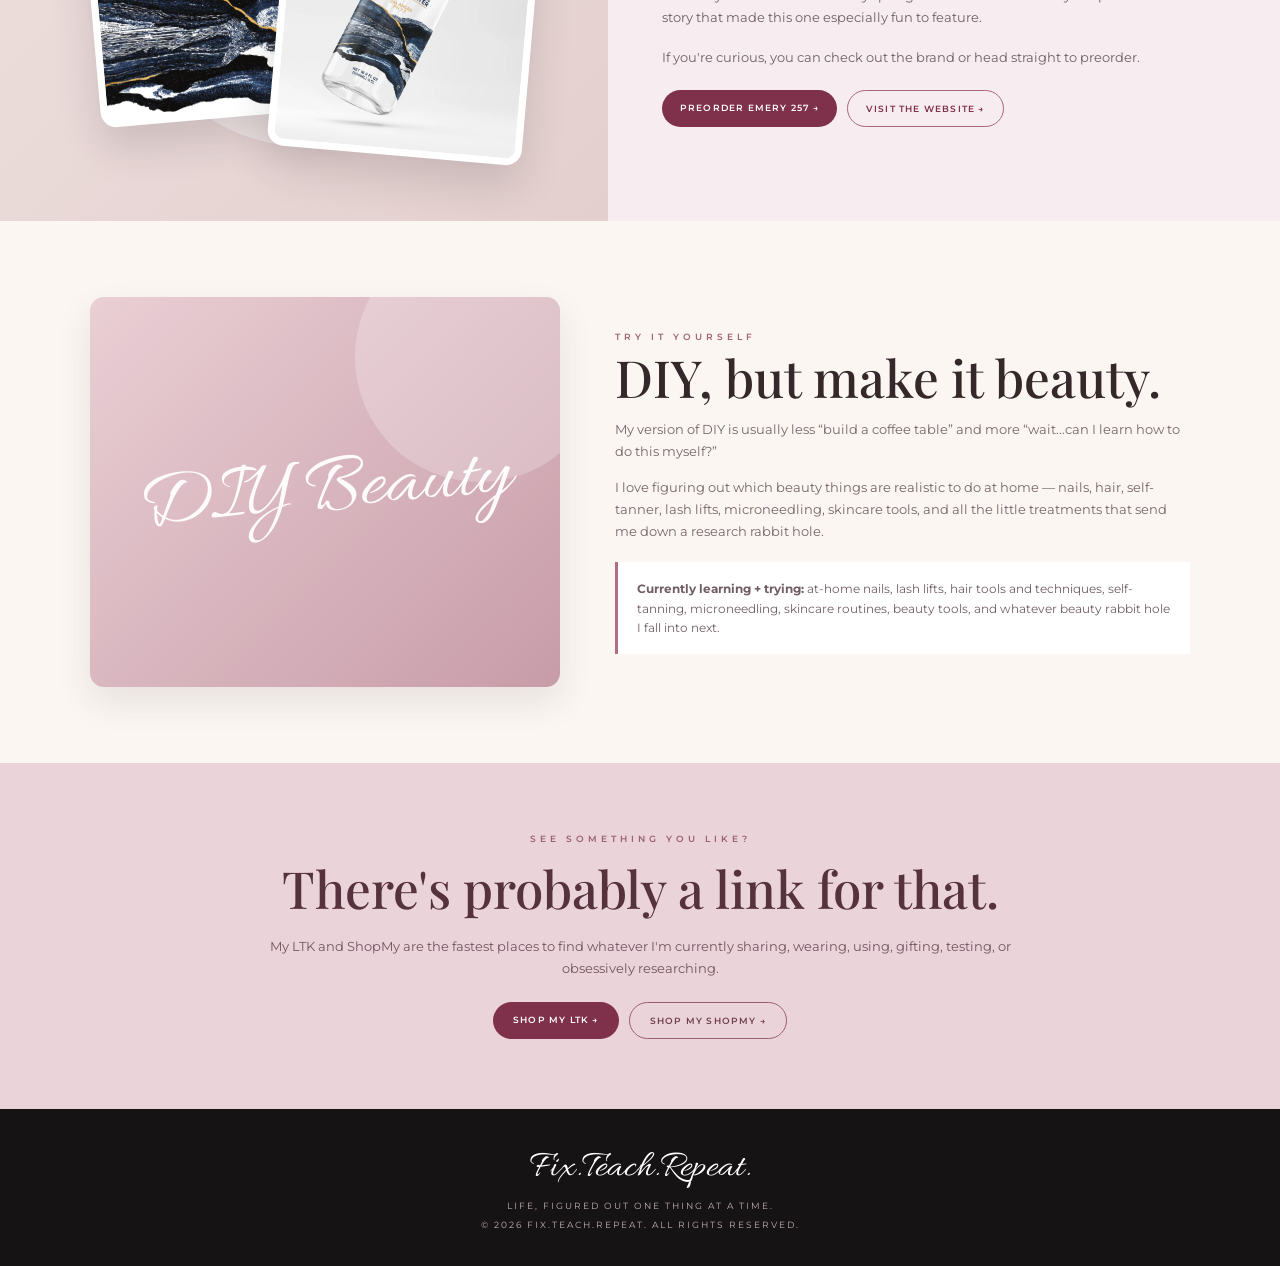
<file: diy/diy.html>
<!DOCTYPE html>
<html lang="en">

<head>

<meta charset="UTF-8">

<meta
    name="viewport"
    content="width=device-width, initial-scale=1.0"
>

<title>Finds + DIY | Fix.Teach.Repeat.</title>

<meta
    name="description"
    content="Shop useful home finds, gift guides, seasonal favorites, creator essentials, beauty DIY supplies, at-home beauty favorites, and everyday things worth buying from Fix.Teach.Repeat."
>

<meta
    name="robots"
    content="index, follow"
>

<link
    rel="canonical"
    href="https://fixteachrepeat.com/diy/diy"
>


<!-- SOCIAL SHARE -->

<meta
    property="og:title"
    content="Finds + DIY | Fix.Teach.Repeat."
>

<meta
    property="og:description"
    content="Useful finds, gift guides, home favorites, beauty DIY, at-home treatments, creator essentials, and everyday things worth buying."
>

<meta
    property="og:type"
    content="website"
>

<meta
    property="og:url"
    content="https://fixteachrepeat.com/diy/diy"
>

<meta
    property="og:image"
    content="https://fixteachrepeat.com/images/diy-finds-photo.png"
>


<meta
    name="twitter:card"
    content="summary_large_image"
>

<meta
    name="twitter:title"
    content="Finds + DIY | Fix.Teach.Repeat."
>

<meta
    name="twitter:description"
    content="Useful finds, gift guides, beauty DIY, at-home treatments, and everyday things worth sharing."
>

<meta
    name="twitter:image"
    content="https://fixteachrepeat.com/images/diy-finds-photo.png"
>


<link
    rel="icon"
    type="image/png"
    href="../favicon.png"
>


<link rel="preconnect" href="https://fonts.googleapis.com">

<link rel="preconnect" href="https://fonts.gstatic.com" crossorigin>

<link
    href="https://fonts.googleapis.com/css2?family=Allura&family=Montserrat:wght@400;500;600&family=Playfair+Display:wght@400;500;600&display=swap"
    rel="stylesheet"
>


<style>


* {
    box-sizing: border-box;
}


html {
    scroll-behavior: smooth;
}


body {
    margin: 0;

    background: #fbf6f2;

    color: #292326;

    font-family:
        'Montserrat',
        Arial,
        sans-serif;
}


img {
    max-width: 100%;
}


a {
    -webkit-tap-highlight-color:
        rgba(127,48,75,.12);
}



/* =========================
   HEADER
========================= */

header {
    background:
        rgba(255,255,255,.96);

    border-bottom:
        1px solid #ead9dc;
}


.header-main {
    max-width: 1240px;

    margin: 0 auto;

    padding:
        18px 6% 14px;

    display: flex;

    justify-content:
        space-between;

    align-items: center;

    gap: 30px;
}


.brand {
    color: #171313;

    text-decoration: none;
}


.logo {
    font-family:
        'Allura',
        cursive;

    font-size: 44px;

    line-height: .9;
}


.tagline {
    margin-top: 6px;

    color: #9b5f70;

    font-size: 8px;

    letter-spacing: 3px;

    text-transform: uppercase;
}


nav {
    display: flex;

    align-items: center;

    justify-content: flex-end;

    flex-wrap: wrap;

    gap: 28px;
}


nav a {
    color: #392e32;

    text-decoration: none;

    font-size: 10px;

    font-weight: 600;

    letter-spacing: 1.3px;

    text-transform: uppercase;
}


nav a:hover,
nav a.active {
    color: #9b5f70;
}



/* =========================
   HERO
========================= */

.hero {
    height: 430px;

    display: grid;

    grid-template-columns:
        1.05fr .95fr;

    background: #f6e9e7;

    overflow: hidden;
}


.hero-copy {
    height: 430px;

    padding:
        40px 7% 38px 9%;

    display: flex;

    flex-direction: column;

    justify-content: center;
}


.hero-kicker {
    margin-bottom: 11px;

    color: #a06275;

    font-size: 9px;

    font-weight: 600;

    letter-spacing: 4px;

    text-transform: uppercase;
}


.hero h1 {
    margin: 0;

    color: #271d20;

    font-family:
        'Playfair Display',
        serif;

    font-size:
        clamp(47px,5vw,70px);

    font-weight: 500;

    line-height: .97;
}


.hero-script {
    display: block;

    margin-top: 2px;

    color: #9b5f70;

    font-family:
        'Allura',
        cursive;

    font-size:
        clamp(54px,5.5vw,80px);

    font-weight: 400;

    line-height: .88;
}


.hero-description {
    max-width: 555px;

    margin:
        21px 0 0;

    color: #67575c;

    font-size: 13px;

    line-height: 1.7;
}


.hero-buttons {
    display: flex;

    flex-wrap: wrap;

    gap: 10px;

    margin-top: 24px;
}


.button {
    display: inline-block;

    padding:
        12px 19px;

    border-radius: 999px;

    text-decoration: none;

    font-size: 9px;

    font-weight: 600;

    letter-spacing: 1.4px;

    text-transform: uppercase;
}


.button.primary {
    background: #7f304b;

    color: white;
}


.button.secondary {
    border:
        1px solid #b27a89;

    color: #7f304b;
}


.hero-visual {
    position: relative;

    height: 430px;

    overflow: hidden;

    background: #eadbd7;
}


.hero-visual img {
    width: 100%;

    height: 100%;

    display: block;

    object-fit: cover;

    object-position:
        center;
}


.hero-badge {
    position: absolute;

    right: 24px;

    bottom: 22px;

    max-width: 290px;

    padding:
        14px 17px;

    border-radius: 11px;

    background:
        rgba(255,255,255,.88);

    box-shadow:
        0 10px 28px
        rgba(70,45,52,.12);
}


.hero-badge strong {
    display: block;

    color: #7f304b;

    font-family:
        'Playfair Display',
        serif;

    font-size: 18px;

    font-weight: 500;
}


.hero-badge span {
    display: block;

    margin-top: 5px;

    color: #78676b;

    font-size: 9px;

    line-height: 1.45;
}



/* =========================
   SHOP STRIP
========================= */

.shop-strip {
    padding:
        58px 7%;

    background: #7f304b;

    color: white;
}


.shop-strip-inner {
    max-width: 1100px;

    margin: auto;

    display: grid;

    grid-template-columns:
        1fr auto;

    gap: 50px;

    align-items: center;
}


.shop-strip-label {
    color: #e7bac6;

    font-size: 9px;

    font-weight: 600;

    letter-spacing: 4px;

    text-transform: uppercase;
}


.shop-strip h2 {
    margin:
        8px 0 10px;

    font-family:
        'Playfair Display',
        serif;

    font-size:
        clamp(37px,4vw,52px);

    font-weight: 500;

    line-height: 1.02;
}


.shop-strip p {
    max-width: 640px;

    margin: 0;

    color: #ecd6dc;

    font-size: 13px;

    line-height: 1.65;
}


.shop-actions {
    min-width: 270px;

    display: flex;

    flex-direction: column;

    gap: 10px;
}


.shop-action {
    display: block;

    padding:
        13px 20px;

    border:
        1px solid
        rgba(255,255,255,.43);

    border-radius: 999px;

    color: white;

    text-align: center;

    text-decoration: none;

    font-size: 9px;

    font-weight: 600;

    letter-spacing: 1.3px;

    text-transform: uppercase;
}


.shop-action.primary {
    background: white;

    color: #7f304b;

    border-color: white;
}



/* =========================
   GENERAL SECTIONS
========================= */

.section {
    padding:
        76px 5%;
}


.section.white {
    background: white;
}


.section.blush {
    background: #fbf2f4;
}


.section-heading {
    max-width: 760px;

    margin:
        0 auto 34px;

    text-align: center;
}


.section-kicker {
    color: #a06275;

    font-size: 9px;

    font-weight: 600;

    letter-spacing: 4px;

    text-transform: uppercase;
}


.section-heading h2 {
    margin:
        9px 0 12px;

    color: #2d2326;

    font-family:
        'Playfair Display',
        serif;

    font-size:
        clamp(38px,4.5vw,57px);

    font-weight: 500;

    line-height: 1.04;
}


.section-heading p {
    margin: 0;

    color: #78696d;

    font-size: 13px;

    line-height: 1.7;
}



/* =========================
   SHOP BY CATEGORY
========================= */

.category-grid {
    max-width: 1180px;

    margin: auto;

    display: grid;

    grid-template-columns:
        repeat(3,1fr);

    gap: 18px;
}


.category-card {
    position: relative;

    min-height: 300px;

    overflow: hidden;

    border-radius: 13px;

    text-decoration: none;

    color: white;

    box-shadow:
        0 12px 30px
        rgba(60,40,46,.09);

    transition:
        transform .2s ease;
}


.category-card:hover {
    transform:
        translateY(-4px);
}


.category-card::before {
    content: "";

    position: absolute;

    inset: 0;

    background:
        linear-gradient(
            135deg,
            #cfa9b5,
            #8f596a
        );
}


.category-card:nth-child(2)::before {
    background:
        linear-gradient(
            135deg,
            #d8c1b5,
            #9b7565
        );
}


.category-card:nth-child(3)::before {
    background:
        linear-gradient(
            135deg,
            #d5bdc5,
            #70505a
        );
}


.category-card:nth-child(4)::before {
    background:
        linear-gradient(
            135deg,
            #dfc8cd,
            #9d6575
        );
}


.category-card:nth-child(5)::before {
    background:
        linear-gradient(
            135deg,
            #cdbfc1,
            #746267
        );
}


.category-card:nth-child(6)::before {
    background:
        linear-gradient(
            135deg,
            #e3c3cc,
            #9b6374
        );
}


.category-card::after {
    content: "";

    position: absolute;

    width: 190px;

    height: 190px;

    top: -70px;

    right: -55px;

    border-radius: 50%;

    background:
        rgba(255,255,255,.16);
}


.category-copy {
    position: absolute;

    z-index: 2;

    left: 0;

    right: 0;

    bottom: 0;

    padding: 28px;
}


.category-number {
    color:
        rgba(255,255,255,.72);

    font-size: 8px;

    font-weight: 600;

    letter-spacing: 2px;

    text-transform: uppercase;
}


.category-copy h3 {
    margin:
        8px 0 8px;

    font-family:
        'Playfair Display',
        serif;

    font-size: 30px;

    font-weight: 500;
}


.category-copy p {
    margin: 0;

    max-width: 280px;

    color:
        rgba(255,255,255,.84);

    font-size: 11px;

    line-height: 1.55;
}



/* =========================
   GIFT GUIDE DIRECTORY
========================= */

.gift-guides {
    padding:
        68px 5% 78px;

    background: white;

    scroll-margin-top: 25px;
}


.gift-guide-grid {
    max-width: 1120px;

    margin: auto;

    display: grid;

    grid-template-columns:
        repeat(2,1fr);

    gap: 20px;
}


.gift-card {
    display: grid;

    grid-template-columns:
        180px 1fr;

    min-height: 230px;

    overflow: hidden;

    border:
        1px solid #eedde1;

    border-radius: 14px;

    background: #fffaf9;

    box-shadow:
        0 8px 25px
        rgba(60,40,46,.06);
}


.gift-card-image {
    position: relative;

    min-height: 230px;

    overflow: hidden;

    background:
        linear-gradient(
            135deg,
            #dfbdc6,
            #9a6172
        );
}


.gift-card:nth-child(2)
.gift-card-image {
    background:
        linear-gradient(
            135deg,
            #ead8ce,
            #ae8171
        );
}


.gift-card:nth-child(3)
.gift-card-image {
    background:
        linear-gradient(
            135deg,
            #d9c1b8,
            #8d6455
        );
}


.gift-card-image img {
    position: relative;

    z-index: 2;

    width: 100%;

    height: 100%;

    min-height: 230px;

    display: block;

    object-fit: cover;
}


.gift-image-fallback {
    position: absolute;

    inset: 0;

    z-index: 1;

    display: flex;

    align-items: center;

    justify-content: center;

    padding: 15px;

    color:
        rgba(255,255,255,.95);

    text-align: center;

    font-family:
        'Allura',
        cursive;

    font-size: 39px;

    line-height: .95;
}


.gift-card-copy {
    padding:
        23px 23px 22px;

    display: flex;

    flex-direction: column;

    justify-content: center;
}


.gift-card-label {
    color: #a06275;

    font-size: 8px;

    font-weight: 600;

    letter-spacing: 2px;

    text-transform: uppercase;
}


.gift-card h3 {
    margin:
        7px 0 8px;

    color: #48333a;

    font-family:
        'Playfair Display',
        serif;

    font-size: 24px;

    font-weight: 500;

    line-height: 1.1;
}


.gift-card p {
    margin: 0;

    color: #796a6f;

    font-size: 10.5px;

    line-height: 1.6;
}


.gift-shop-button {
    display: inline-block;

    width: fit-content;

    margin-top: 15px;

    padding:
        10px 15px;

    border-radius: 999px;

    background: #7f304b;

    color: white;

    text-decoration: none;

    font-size: 8px;

    font-weight: 600;

    letter-spacing: 1px;

    text-transform: uppercase;
}


.gift-disclosure {
    max-width: 1050px;

    margin:
        20px auto 0;

    color: #96858a;

    text-align: center;

    font-size: 9px;

    line-height: 1.6;
}



/* =========================
   LTK / SHOPMY
========================= */

.shop-latest {
    padding:
        76px 5% 84px;

    background: #fbf2f4;
}


.shop-latest-top {
    max-width: 1180px;

    margin:
        0 auto 30px;

    display: flex;

    justify-content: space-between;

    align-items: flex-end;

    gap: 35px;
}


.shop-latest-title {
    max-width: 650px;
}


.shop-latest-label {
    color: #a06275;

    font-size: 9px;

    font-weight: 600;

    letter-spacing: 4px;

    text-transform: uppercase;
}


.shop-latest h2 {
    margin:
        8px 0 10px;

    color: #2d2326;

    font-family:
        'Playfair Display',
        serif;

    font-size:
        clamp(39px,4.5vw,58px);

    font-weight: 500;
}


.shop-latest-script {
    color: #9b5f70;

    font-family:
        'Allura',
        cursive;

    font-size:
        1.1em;

    font-weight: 400;
}


.shop-latest p {
    margin: 0;

    color: #77686c;

    font-size: 13px;

    line-height: 1.65;
}


.platform-links {
    display: flex;

    flex-direction: column;

    gap: 9px;

    min-width: 230px;
}


.platform-button {
    display: block;

    padding:
        12px 18px;

    border-radius: 999px;

    background: #7f304b;

    color: white;

    text-align: center;

    text-decoration: none;

    font-size: 9px;

    font-weight: 600;

    letter-spacing: 1.3px;

    text-transform: uppercase;
}


.platform-button.light {
    background: #ead4da;

    color: #643848;
}


.ltk-widget-wrap {
    max-width: 1200px;

    margin: auto;

    overflow: hidden;
}



/* =========================
   FEATURED FIND
========================= */

.featured-section {
    background: #f7ecef;
}


.featured-grid {
    min-height: 500px;

    display: grid;

    grid-template-columns:
        .95fr 1.05fr;
}


.featured-visual {
    position: relative;

    overflow: hidden;

    display: flex;

    align-items: center;

    justify-content: center;

    padding: 48px;

    background:
        linear-gradient(
            135deg,
            #eee1df,
            #e3cfce
        );
}


.featured-visual::before {
    content: "";

    position: absolute;

    width: 350px;

    height: 350px;

    border-radius: 50%;

    background:
        rgba(255,255,255,.44);
}


.featured-product {
    position: relative;

    z-index: 2;

    width:
        min(560px,94%);

    height: 385px;
}


.featured-photo {
    position: absolute;

    display: block;

    object-fit: cover;

    background: white;

    border:
        7px solid
        rgba(255,255,255,.96);

    border-radius: 16px;

    box-shadow:
        0 20px 42px
        rgba(50,40,45,.16);
}


.featured-photo.label-photo {
    width: 53%;

    height: 86%;

    left: 5%;

    top: 2%;

    transform:
        rotate(-5deg);
}


.featured-photo.bottle-photo {
    width: 53%;

    height: 84%;

    right: 2%;

    bottom: 2%;

    transform:
        rotate(5deg);
}


.featured-copy {
    padding:
        66px 8%;

    display: flex;

    flex-direction: column;

    justify-content: center;
}


.featured-label {
    margin-bottom: 11px;

    color: #9b5f70;

    font-size: 9px;

    font-weight: 600;

    letter-spacing: 3px;

    text-transform: uppercase;
}


.featured-copy h2 {
    margin: 0;

    color: #35272c;

    font-family:
        'Playfair Display',
        serif;

    font-size:
        clamp(40px,4.6vw,60px);

    font-weight: 500;

    line-height: 1.02;
}


.featured-script {
    margin-top: 6px;

    color: #9b5f70;

    font-family:
        'Allura',
        cursive;

    font-size:
        clamp(38px,4vw,50px);
}


.featured-copy p {
    max-width: 600px;

    margin:
        18px 0 0;

    color: #6f6064;

    font-size: 13px;

    line-height: 1.7;
}


.featured-buttons {
    display: flex;

    flex-wrap: wrap;

    gap: 10px;

    margin-top: 22px;
}


.featured-button {
    display: inline-block;

    padding:
        12px 18px;

    border-radius: 999px;

    text-decoration: none;

    font-size: 9px;

    font-weight: 600;

    letter-spacing: 1.2px;

    text-transform: uppercase;
}


.featured-button.primary {
    background: #7f304b;

    color: white;
}


.featured-button.secondary {
    border:
        1px solid #a9677b;

    color: #7f304b;
}



/* =========================
   BEAUTY DIY
========================= */

.diy-section {
    padding:
        76px 5%;

    background: #fbf6f2;
}


.diy-layout {
    max-width: 1100px;

    margin: auto;

    display: grid;

    grid-template-columns:
        .9fr 1.1fr;

    gap: 55px;

    align-items: center;
}


.diy-art {
    min-height: 390px;

    position: relative;

    overflow: hidden;

    border-radius: 14px;

    background:
        linear-gradient(
            135deg,
            #eacfd5,
            #c79ca8
        );

    box-shadow:
        0 15px 34px
        rgba(70,45,52,.10);
}


.diy-art::before {
    content: "";

    position: absolute;

    width: 250px;

    height: 250px;

    top: -65px;

    right: -45px;

    border-radius: 50%;

    background:
        rgba(255,255,255,.23);
}


.diy-art::after {
    content: "DIY Beauty";

    position: absolute;

    left: 50%;

    top: 50%;

    transform:
        translate(-50%,-50%)
        rotate(-5deg);

    width: 100%;

    text-align: center;

    color:
        rgba(255,255,255,.94);

    font-family:
        'Allura',
        cursive;

    font-size: 82px;
}


.diy-label {
    color: #a06275;

    font-size: 9px;

    font-weight: 600;

    letter-spacing: 4px;

    text-transform: uppercase;
}


.diy-copy h2 {
    margin:
        9px 0 14px;

    color: #34282b;

    font-family:
        'Playfair Display',
        serif;

    font-size:
        clamp(39px,4vw,55px);

    font-weight: 500;

    line-height: 1.04;
}


.diy-copy p {
    margin:
        0 0 14px;

    color: #74666a;

    font-size: 13px;

    line-height: 1.7;
}


.diy-note {
    margin-top: 20px;

    padding:
        17px 19px;

    border-left:
        3px solid #b66d83;

    background: white;

    color: #715e64;

    font-size: 12px;

    line-height: 1.6;
}



/* =========================
   CTA
========================= */

.cta {
    padding:
        70px 20px;

    background: #ead4da;

    text-align: center;
}


.cta-inner {
    max-width: 760px;

    margin: auto;
}


.cta-label {
    color: #9b5f70;

    font-size: 9px;

    font-weight: 600;

    letter-spacing: 4px;

    text-transform: uppercase;
}


.cta h2 {
    margin:
        10px 0 13px;

    color: #55323e;

    font-family:
        'Playfair Display',
        serif;

    font-size:
        clamp(37px,4vw,52px);

    font-weight: 500;
}


.cta p {
    margin: 0;

    color: #735460;

    font-size: 13px;

    line-height: 1.7;
}


.cta-buttons {
    margin-top: 22px;

    display: flex;

    justify-content: center;

    flex-wrap: wrap;

    gap: 10px;
}


.cta-button {
    display: inline-block;

    padding:
        12px 20px;

    border-radius: 999px;

    background: #7f304b;

    color: white;

    text-decoration: none;

    font-size: 9px;

    font-weight: 600;

    letter-spacing: 1.2px;

    text-transform: uppercase;
}


.cta-button.secondary {
    background: transparent;

    border:
        1px solid #9b5f70;

    color: #713f50;
}



/* =========================
   FOOTER
========================= */

footer {
    padding:
        36px 20px;

    background: #151314;

    color: #c4afb5;

    text-align: center;
}


.footer-logo {
    color: white;

    font-family:
        'Allura',
        cursive;

    font-size: 38px;
}


footer p {
    margin:
        8px 0 0;

    font-size: 9px;

    letter-spacing: 2px;

    text-transform: uppercase;
}



/* =========================
   TABLET
========================= */

@media (max-width: 900px) {


    .header-main {
        flex-direction: column;

        padding:
            14px 14px 11px;

        gap: 10px;

        text-align: center;
    }


    .logo {
        font-size: 38px;
    }


    nav {
        justify-content: center;

        gap:
            7px 15px;
    }


    nav a {
        font-size: 9px;
    }


    .hero {
        height: auto;

        grid-template-columns:
            1fr;
    }


    .hero-copy {
        height: auto;

        padding:
            38px 7% 34px;

        text-align: center;

        align-items: center;
    }


    .hero-buttons {
        justify-content: center;
    }


    .hero-visual {
        height: 370px;
    }


    .shop-strip-inner {
        grid-template-columns: 1fr;

        gap: 24px;

        text-align: center;
    }


    .shop-strip p {
        margin: auto;
    }


    .shop-actions {
        width:
            min(100%,360px);

        min-width: 0;

        margin: auto;
    }


    .category-grid {
        grid-template-columns:
            repeat(2,1fr);
    }


    .gift-guide-grid {
        grid-template-columns: 1fr;
    }


    .shop-latest-top {
        flex-direction: column;

        align-items: flex-start;
    }


    .platform-links {
        width:
            min(100%,360px);
    }


    .featured-grid {
        grid-template-columns: 1fr;
    }


    .featured-visual {
        min-height: 420px;
    }


    .diy-layout {
        grid-template-columns: 1fr;

        gap: 30px;
    }


    .diy-art {
        min-height: 320px;
    }

}



/* =========================
   MOBILE
========================= */

@media (max-width: 600px) {


    .tagline {
        font-size: 8px;

        letter-spacing: 2px;
    }


    nav {
        gap:
            6px 10px;
    }


    nav a {
        font-size: 8px;
    }


    .hero-copy {
        padding:
            30px 20px 27px;
    }


    .hero h1 {
        font-size: 40px;
    }


    .hero-script {
        font-size: 49px;
    }


    .hero-description {
        font-size: 12px;
    }


    .hero-buttons {
        width: 100%;

        max-width: 330px;
    }


    .button {
        width: 100%;

        text-align: center;
    }


    .hero-visual {
        height: 310px;
    }


    .hero-badge {
        left: 16px;

        right: 16px;

        bottom: 15px;

        max-width: none;
    }


    .section {
        padding:
            55px 18px;
    }


    .section-heading h2 {
        font-size: 35px;
    }


    .category-grid {
        grid-template-columns: 1fr;
    }


    .category-card {
        min-height: 220px;
    }


    .shop-strip {
        padding:
            48px 20px;
    }


    .gift-guides {
        padding:
            55px 16px 60px;
    }


    .gift-card {
        grid-template-columns:
            115px 1fr;

        min-height: 185px;
    }


    .gift-card-image {
        min-height: 185px;
    }


    .gift-card-image img {
        min-height: 185px;
    }


    .gift-image-fallback {
        font-size: 28px;
    }


    .gift-card-copy {
        padding:
            17px 15px;
    }


    .gift-card h3 {
        font-size: 19px;
    }


    .gift-card p {
        font-size: 9.5px;
    }


    .gift-shop-button {
        padding:
            9px 12px;

        font-size: 7px;
    }


    .shop-latest {
        padding:
            55px 18px 60px;
    }


    .featured-visual {
        min-height: 330px;

        padding:
            25px 10px;
    }


    .featured-product {
        height: 275px;
    }


    .featured-copy {
        padding:
            45px 22px;
    }


    .diy-section {
        padding:
            55px 18px;
    }


    .diy-art {
        min-height: 250px;
    }


    .diy-art::after {
        font-size: 60px;
    }


    .cta {
        padding:
            55px 20px;
    }

}

</style>



<!-- Pinterest Tag -->

<script>

!function(e){if(!window.pintrk){window.pintrk=function(){
window.pintrk.queue.push(Array.prototype.slice.call(arguments))};
var n=window.pintrk;n.queue=[],n.version="3.0";
var t=document.createElement("script");t.async=!0;t.src=e;
var r=document.getElementsByTagName("script")[0];
r.parentNode.insertBefore(t,r)}}("https://s.pinimg.com/ct/core.js");

pintrk('load', '2613752332182');
pintrk('page');

</script>


<noscript>

<img
    height="1"
    width="1"
    style="display:none;"
    alt=""
    src="https://ct.pinterest.com/v3/?event=init&tid=2613752332182&noscript=1"
/>

</noscript>


</head>



<body>



<header>


<div class="header-main">


<a
    href="/"
    class="brand"
>


<div class="logo">
    Fix.Teach.Repeat.
</div>


<div class="tagline">
    Life, figured out one thing at a time.
</div>


</a>



<nav>


<a href="/">
    Home
</a>


<a href="/beauty/beauty">
    Style + Beauty
</a>


<a
    href="/diy/diy"
    class="active"
>
    Finds + DIY
</a>


<a href="/work-with-me">
    Work With Me
</a>


</nav>


</div>


</header>



<main>



<!-- =========================
     HERO
========================= -->

<section class="hero">


<div class="hero-copy">


<div class="hero-kicker">
    Finds • Home • Gifts • Beauty DIY
</div>


<h1>

    Good things

    <span class="hero-script">
        worth finding.
    </span>

</h1>


<p class="hero-description">

    Useful things, pretty things, gift ideas,
    home favorites, beauty tools,
    at-home treatments, creator essentials,
    and the random products that make me
    immediately want to send someone the link.

</p>


<div class="hero-buttons">


<a
    href="#shop"
    class="button primary"
>
    Shop My Finds →
</a>


<a
    href="#categories"
    class="button secondary"
>
    Browse Categories →
</a>


</div>


</div>



<div class="hero-visual">


<img
    src="../images/diy-finds-photo.png"
    alt="Lifestyle, beauty, home, gift, organization, and everyday product finds"
>


<div class="hero-badge">


<strong>
    Things Worth Buying
</strong>


<span>

    The stuff that's useful,
    giftable, pretty, clever,
    or just good enough to share.

</span>


</div>


</div>


</section>



<!-- =========================
     SHOP NOW
========================= -->

<section
    class="shop-strip"
    id="shop"
>


<div class="shop-strip-inner">


<div>


<div class="shop-strip-label">
    The Shortcut
</div>


<h2>
    Skip straight to the links.
</h2>


<p>

    If you came here because you saw something
    on Pinterest, LTK, Instagram, TikTok,
    or one of my lists — start here.

</p>


</div>



<div class="shop-actions">


<a
    href="https://www.shopltk.com/explore/Fix.Teach.Repeat?utm_campaign=shop_share_1&utm_source=ioscreatorapp"
    target="_blank"
    rel="noopener noreferrer sponsored"
    class="shop-action primary"
>
    Shop My LTK →
</a>


<a
    href="https://shopmy.us/shop/fixteachrepeat?tab=latest"
    target="_blank"
    rel="noopener noreferrer sponsored"
    class="shop-action"
>
    Shop My ShopMy →
</a>


</div>


</div>


</section>



<!-- =========================
     CATEGORIES
========================= -->

<section
    class="section blush"
    id="categories"
>


<div class="section-heading">


<div class="section-kicker">
    Shop by Mood
</div>


<h2>
    What are we looking for?
</h2>


<p>

    Because sometimes you know exactly
    what you need — and sometimes you just want
    to browse until something follows you home.

</p>


</div>



<div class="category-grid">



<a
    href="#shop"
    class="category-card"
>


<div class="category-copy">


<div class="category-number">
    01 • HOME
</div>


<h3>
    Home + Everyday
</h3>


<p>

    Useful upgrades, cozy finds,
    kitchen favorites, organization,
    and everyday things that earn their space.

</p>


</div>


</a>



<a
    href="#gift-guides"
    class="category-card"
>


<div class="category-copy">


<div class="category-number">
    02 • GIFTABLE
</div>


<h3>
    Gifts + Seasonal
</h3>


<p>

    Teen gifts, holiday ideas,
    stocking stuffers, baskets,
    seasonal favorites, and things people actually want.

</p>


</div>


</a>



<a
    href="#shop"
    class="category-card"
>


<div class="category-copy">


<div class="category-number">
    03 • WORKDAY
</div>


<h3>
    Office + Everyday Life
</h3>


<p>

    Desk finds, workday favorites,
    bags, organizers, little conveniences,
    and things that make the day easier.

</p>


</div>


</a>



<a
    href="#diy"
    class="category-card"
>


<div class="category-copy">


<div class="category-number">
    04 • TRY IT YOURSELF
</div>


<h3>
    Beauty DIY + At-Home
</h3>


<p>

    Nails, lash lifts, hair,
    self-tanner, skincare tools,
    treatments, and the products that make
    doing it yourself easier.

</p>


</div>


</a>



<a
    href="#shop"
    class="category-card"
>


<div class="category-copy">


<div class="category-number">
    05 • CREATE
</div>


<h3>
    Creator Favorites
</h3>


<p>

    Content tools, accessories,
    filming finds, creator gear,
    and things that make making content easier.

</p>


</div>


</a>



<a
    href="#shop"
    class="category-card"
>


<div class="category-copy">


<div class="category-number">
    06 • JUST BECAUSE
</div>


<h3>
    Random Favorites
</h3>


<p>

    The category for the things
    that don't fit neatly anywhere else
    but are too good not to share.

</p>


</div>


</a>


</div>


</section>



<!-- =========================
     GIFT GUIDES
========================= -->

<section
    class="gift-guides"
    id="gift-guides"
>


<div class="section-heading">


<div class="section-kicker">
    Gift Guides
</div>


<h2>
    Find the guide. Shop the list.
</h2>


<p>

    Pick the guide you want and go directly
    to the matching shoppable LTK collection.

</p>


</div>



<div class="gift-guide-grid">



<!-- TEEN GAMER STOCKING STUFFERS -->

<div class="gift-card">


<div class="gift-card-image">


<div class="gift-image-fallback">
    Gamer<br>Gifts
</div>


<img
    src="../images/teen-gamer-stocking-stuffers.png"
    alt="Teen gamer stocking stuffer gift guide"
    onerror="this.style.display='none';"
>


</div>



<div class="gift-card-copy">


<div class="gift-card-label">
    Teen Boys • Gaming
</div>


<h3>
    Teen Gamer Stocking Stuffers
</h3>


<p>

    Gaming accessories, desk finds,
    snacks, controller extras,
    keyboard goodies,
    and small gifts made for gamer teens.

</p>


<a
    href="https://liketk.it/6sjiC?utm_campaign=missing-template-id&amp;utm_source=ioscreatorapp"
    target="_blank"
    rel="noopener noreferrer sponsored"
    class="gift-shop-button"
>
    Shop This Guide →
</a>


</div>


</div>



<!-- BURR BASKET -->

<div class="gift-card">


<div class="gift-card-image">


<div class="gift-image-fallback">
    Burr<br>Basket
</div>


<img
    src="../images/burr-basket-ideas.png"
    alt="Burr Basket cozy gift guide"
    onerror="this.style.display='none';"
>


</div>



<div class="gift-card-copy">


<div class="gift-card-label">
    Cozy • Beauty • Winter
</div>


<h3>
    Burr Basket Ideas
</h3>


<p>

    Cozy little luxuries,
    beauty favorites,
    winter comfort items,
    self-care finds,
    and cute things worth gifting.

</p>


<a
    href="https://liketk.it/6skxA?utm_campaign=missing-template-id&amp;utm_source=ioscreatorapp"
    target="_blank"
    rel="noopener noreferrer sponsored"
    class="gift-shop-button"
>
    Shop This Guide →
</a>


</div>


</div>



<!-- GIFTS FOR HIM -->

<div class="gift-card">


<div class="gift-card-image">


<div class="gift-image-fallback">
    Gifts<br>For Him
</div>


<img
    src="../images/gifts-for-him.png"
    alt="Gifts for Him gift guide with tech, tools, and everyday essentials"
    onerror="this.style.display='none';"
>


</div>



<div class="gift-card-copy">


<div class="gift-card-label">
    Men • Tech • Tools
</div>


<h3>
    Gifts for Him
</h3>


<p>

    Practical gifts for husbands, dads,
    and guys who like useful tech,
    tools, everyday gear,
    and things they'll actually use.

</p>


<a
    href="https://liketk.it/6qz0Y?utm_campaign=missing-template-id&amp;utm_source=ioscreatorapp"
    target="_blank"
    rel="noopener noreferrer sponsored"
    class="gift-shop-button"
>
    Shop This Guide →
</a>


</div>


</div>


</div>



<div class="gift-disclosure">

    Some links are affiliate links,
    which means I may earn a commission
    if you shop through them at no extra cost to you.

</div>


</section>



<!-- =========================
     LATEST FINDS
========================= -->

<section class="shop-latest">


<div class="shop-latest-top">


<div class="shop-latest-title">


<div class="shop-latest-label">
    Currently Linking
</div>


<h2>

    <span class="shop-latest-script">
        Shop my
    </span>

    latest finds.

</h2>


<p>

    The products I'm currently using,
    wearing, trying, gifting,
    researching, or recommending.

</p>


</div>



<div class="platform-links">


<a
    href="https://www.shopltk.com/explore/Fix.Teach.Repeat?utm_campaign=shop_share_1&utm_source=ioscreatorapp"
    target="_blank"
    rel="noopener noreferrer sponsored"
    class="platform-button"
>
    View Everything on LTK →
</a>


<a
    href="https://shopmy.us/shop/fixteachrepeat?tab=latest"
    target="_blank"
    rel="noopener noreferrer sponsored"
    class="platform-button light"
>
    View Everything on ShopMy →
</a>


</div>


</div>



<div class="ltk-widget-wrap">


<div
    id="ltkwidget-version-two519015242"
    data-appid="519015242"
    class="ltkwidget-version-two"
>


<script>

var rsLTKLoadApp="0",
    rsLTKPassedAppID="519015242";

</script>


<script
    type="text/javascript"
    src="https://widgets-static.rewardstyle.com/widgets2_0/client/pub/ltkwidget/ltkwidget.js">
</script>


<div
    widget-dashboard-settings=""
    data-appid="519015242"
    data-userid="987936293"
    data-rows="2"
    data-cols="4"
    data-showframe="true"
    data-padding="4"
    data-profileid="4c01c34f-68b5-11f1-8fae-e48828a18ecd"
>


<div class="rs-ltkwidget-container">

<div ui-view=""></div>

</div>


</div>


<noscript>

This content requires JavaScript to be enabled.

</noscript>


</div>


</div>


</section>



<!-- =========================
     FEATURED FIND
========================= -->

<section class="featured-section">


<div class="featured-grid">



<div class="featured-visual">


<div class="featured-product">


<img
    src="../images/emery257-label.jpeg"
    alt="Emery 257 spring water label artwork"
    class="featured-photo label-photo"
>


<img
    src="../images/emery257-bottle.jpeg"
    alt="Emery 257 naturally mineralized spring water bottle"
    class="featured-photo bottle-photo"
>


</div>


</div>



<div class="featured-copy">


<div class="featured-label">
    Featured Find
</div>


<h2>
    Emery 257 Water
</h2>


<div class="featured-script">
    A family find worth sharing.
</div>


<p>

    Naturally mineralized Kentucky spring water
    with a beautifully simple brand and a story
    that made this one especially fun to feature.

</p>


<p>

    If you're curious,
    you can check out the brand
    or head straight to preorder.

</p>


<div class="featured-buttons">


<a
    href="https://emery257water.com/pages/preorder"
    target="_blank"
    rel="noopener"
    class="featured-button primary"
>
    Preorder Emery 257 →
</a>


<a
    href="https://emery257water.com"
    target="_blank"
    rel="noopener"
    class="featured-button secondary"
>
    Visit the Website →
</a>


</div>


</div>


</div>


</section>



<!-- =========================
     BEAUTY DIY
========================= -->

<section
    class="diy-section"
    id="diy"
>


<div class="diy-layout">



<div class="diy-art"></div>



<div class="diy-copy">


<div class="diy-label">
    Try It Yourself
</div>


<h2>
    DIY, but make it beauty.
</h2>


<p>

    My version of DIY is usually less
    “build a coffee table” and more
    “wait...can I learn how to do this myself?”

</p>


<p>

    I love figuring out which beauty things
    are realistic to do at home —
    nails, hair, self-tanner, lash lifts,
    microneedling, skincare tools,
    and all the little treatments
    that send me down a research rabbit hole.

</p>


<div class="diy-note">

    <strong>
        Currently learning + trying:
    </strong>

    at-home nails, lash lifts,
    hair tools and techniques,
    self-tanning, microneedling,
    skincare routines, beauty tools,
    and whatever beauty rabbit hole
    I fall into next.

</div>


</div>


</div>


</section>



<!-- =========================
     FINAL CTA
========================= -->

<section class="cta">


<div class="cta-inner">


<div class="cta-label">
    See Something You Like?
</div>


<h2>
    There's probably a link for that.
</h2>


<p>

    My LTK and ShopMy are the fastest places
    to find whatever I'm currently sharing,
    wearing, using, gifting,
    testing, or obsessively researching.

</p>


<div class="cta-buttons">


<a
    href="https://www.shopltk.com/explore/Fix.Teach.Repeat?utm_campaign=shop_share_1&utm_source=ioscreatorapp"
    target="_blank"
    rel="noopener noreferrer sponsored"
    class="cta-button"
>
    Shop My LTK →
</a>


<a
    href="https://shopmy.us/shop/fixteachrepeat?tab=latest"
    target="_blank"
    rel="noopener noreferrer sponsored"
    class="cta-button secondary"
>
    Shop My ShopMy →
</a>


</div>


</div>


</section>


</main>



<footer>


<div class="footer-logo">
    Fix.Teach.Repeat.
</div>


<p>
    Life, figured out one thing at a time.
</p>


<p>
    © 2026 Fix.Teach.Repeat. All rights reserved.
</p>


</footer>



<script>

/* =========================================
   LOCAL USB TESTING
========================================= */

if (window.location.protocol === "file:") {

    const localLinks = {

        "/":
            "../index.html",

        "/beauty/beauty":
            "../beauty/beauty.html",

        "/beauty/style":
            "../beauty/style.html",

        "/beauty/beauty-self-care":
            "../beauty/beauty-self-care.html",

        "/beauty/beige-cardigan-office-outfit":
            "../beauty/beige-cardigan-office-outfit.html",

        "/beauty/fall-office-outfits":
            "../beauty/fall-office-outfits.html",

        "/beauty/casual-fall-outfits":
            "../beauty/casual-fall-outfits.html",

        "/diy/diy":
            "diy.html",

        "/work-with-me":
            "../work-with-me.html"

    };


    document
        .querySelectorAll("a[href]")
        .forEach(function(link) {

            const href =
                link.getAttribute("href");


            if (localLinks[href]) {

                link.setAttribute(
                    "href",
                    localLinks[href]
                );

            }

        });

}

</script>


</body>

</html>
</file>
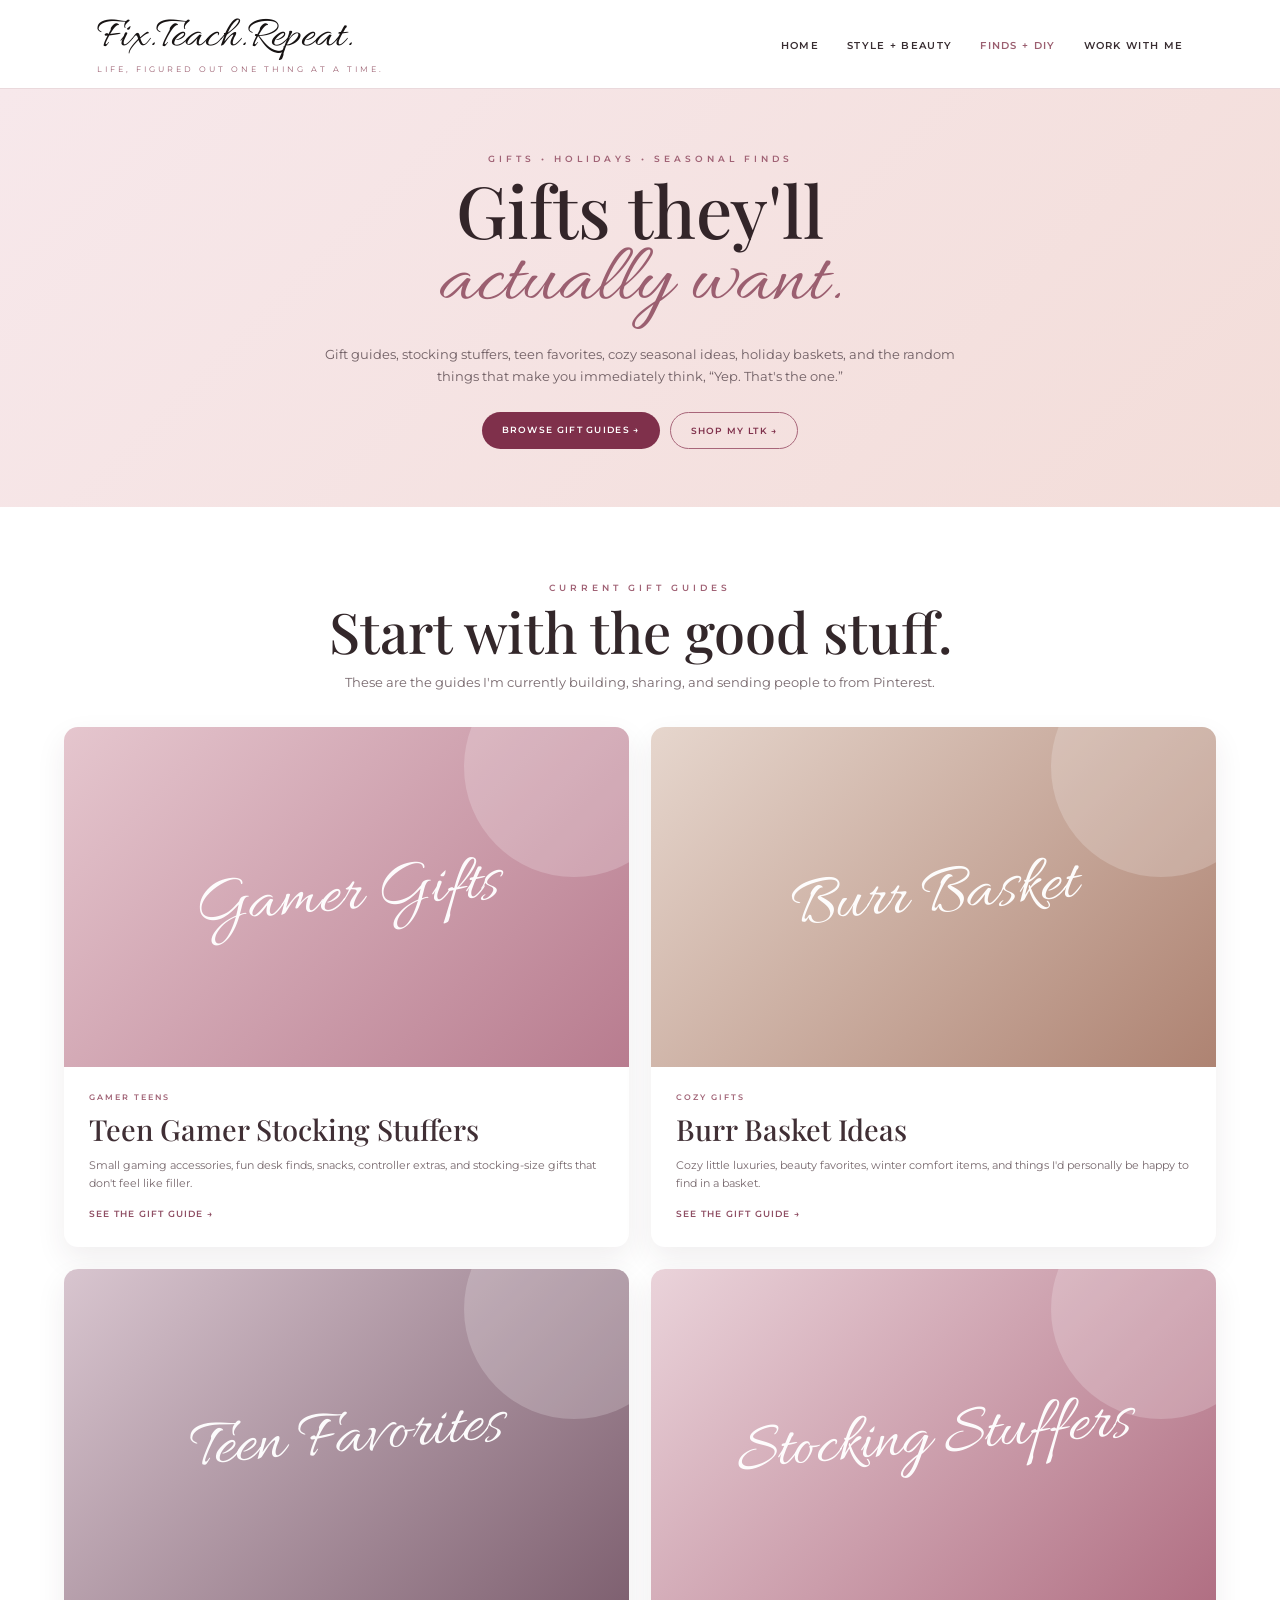
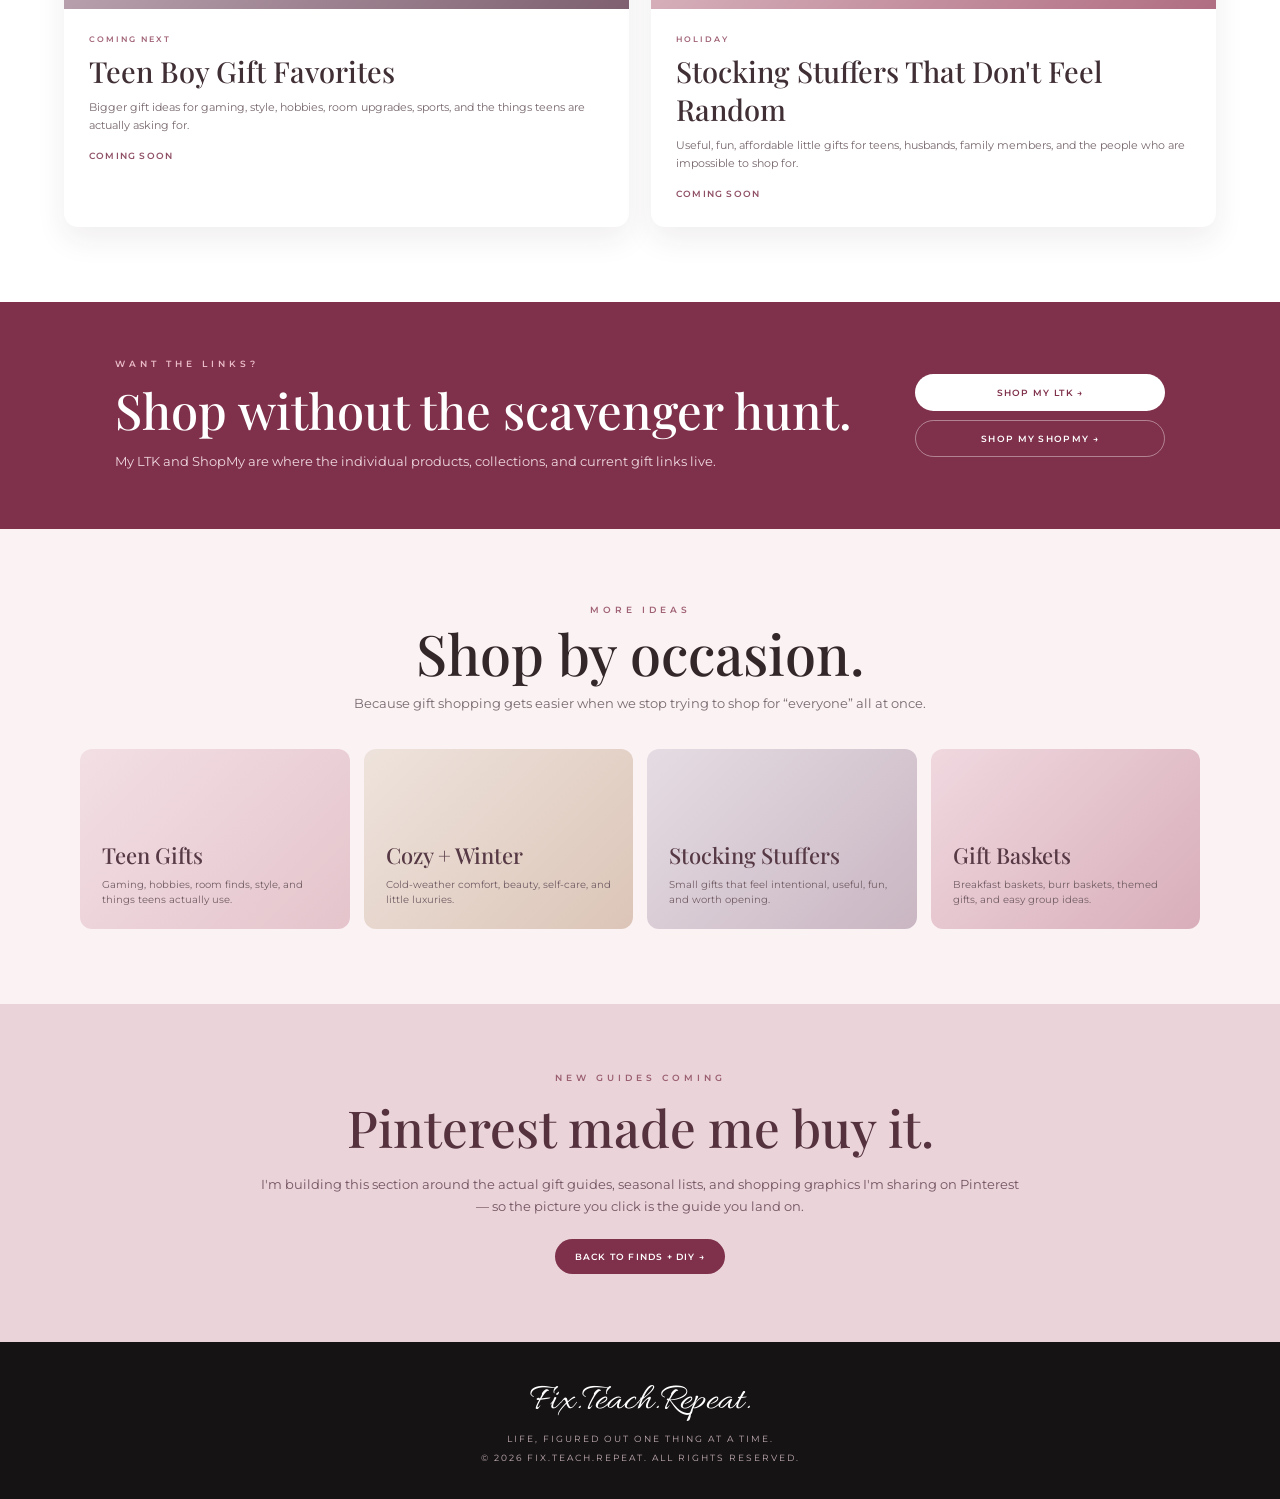
<file: diy/gifts-seasonal.html>
<!DOCTYPE html>
<html lang="en">

<head>

<meta charset="UTF-8">

<meta
    name="viewport"
    content="width=device-width, initial-scale=1.0"
>

<title>Gift Guides + Seasonal Finds | Fix.Teach.Repeat.</title>

<meta
    name="description"
    content="Shop gift guides, teen gifts, stocking stuffers, cozy seasonal finds, holiday baskets, and actually useful gift ideas from Fix.Teach.Repeat."
>

<meta
    name="robots"
    content="index, follow"
>

<link
    rel="canonical"
    href="https://fixteachrepeat.com/diy/gifts-seasonal"
>


<meta
    property="og:title"
    content="Gift Guides + Seasonal Finds | Fix.Teach.Repeat."
>

<meta
    property="og:description"
    content="Gift ideas people actually want — teen gifts, stocking stuffers, cozy finds, holiday baskets, and seasonal favorites."
>

<meta
    property="og:type"
    content="website"
>

<meta
    property="og:url"
    content="https://fixteachrepeat.com/diy/gifts-seasonal"
>

<meta
    property="og:image"
    content="https://fixteachrepeat.com/images/diy-finds-photo.png"
>


<link
    rel="icon"
    type="image/png"
    href="../favicon.png"
>


<link rel="preconnect" href="https://fonts.googleapis.com">

<link rel="preconnect" href="https://fonts.gstatic.com" crossorigin>

<link
    href="https://fonts.googleapis.com/css2?family=Allura&family=Montserrat:wght@400;500;600&family=Playfair+Display:wght@400;500;600&display=swap"
    rel="stylesheet"
>


<style>

* {
    box-sizing: border-box;
}


html {
    scroll-behavior: smooth;
}


body {
    margin: 0;

    background: #fbf6f2;

    color: #292326;

    font-family:
        'Montserrat',
        Arial,
        sans-serif;
}


img {
    max-width: 100%;
}


a {
    -webkit-tap-highlight-color:
        rgba(127,48,75,.12);
}



/* =========================
   HEADER
========================= */

header {
    background:
        rgba(255,255,255,.97);

    border-bottom:
        1px solid #ead9dc;
}


.header-main {
    max-width: 1240px;

    margin: auto;

    padding:
        18px 6% 14px;

    display: flex;

    justify-content:
        space-between;

    align-items: center;

    gap: 30px;
}


.brand {
    color: #171313;

    text-decoration: none;
}


.logo {
    font-family:
        'Allura',
        cursive;

    font-size: 44px;

    line-height: .9;
}


.tagline {
    margin-top: 6px;

    color: #9b5f70;

    font-size: 8px;

    letter-spacing: 3px;

    text-transform: uppercase;
}


nav {
    display: flex;

    align-items: center;

    justify-content: flex-end;

    flex-wrap: wrap;

    gap: 28px;
}


nav a {
    color: #392e32;

    text-decoration: none;

    font-size: 10px;

    font-weight: 600;

    letter-spacing: 1.3px;

    text-transform: uppercase;
}


nav a:hover,
nav a.active {
    color: #9b5f70;
}



/* =========================
   HERO
========================= */

.hero {
    padding:
        64px 20px 58px;

    background:
        linear-gradient(
            135deg,
            #f7e8eb,
            #f3ddd9
        );

    text-align: center;
}


.hero-inner {
    max-width: 800px;

    margin: auto;
}


.hero-kicker {
    color: #a06275;

    font-size: 9px;

    font-weight: 600;

    letter-spacing: 4px;

    text-transform: uppercase;
}


.hero h1 {
    margin:
        10px 0 0;

    color: #332529;

    font-family:
        'Playfair Display',
        serif;

    font-size:
        clamp(45px,6vw,72px);

    font-weight: 500;

    line-height: .98;
}


.hero-script {
    display: block;

    margin-top: 3px;

    color: #9b5f70;

    font-family:
        'Allura',
        cursive;

    font-size:
        clamp(55px,7vw,84px);

    font-weight: 400;

    line-height: .88;
}


.hero p {
    max-width: 650px;

    margin:
        22px auto 0;

    color: #705f64;

    font-size: 13px;

    line-height: 1.7;
}


.hero-buttons {
    margin-top: 25px;

    display: flex;

    justify-content: center;

    flex-wrap: wrap;

    gap: 10px;
}


.hero-button {
    display: inline-block;

    padding:
        12px 20px;

    border-radius: 999px;

    background: #7f304b;

    color: white;

    text-decoration: none;

    font-size: 9px;

    font-weight: 600;

    letter-spacing: 1.3px;

    text-transform: uppercase;
}


.hero-button.secondary {
    background: transparent;

    border:
        1px solid #a8667a;

    color: #7f304b;
}



/* =========================
   SECTIONS
========================= */

.section {
    padding:
        75px 5%;
}


.section.white {
    background: white;
}


.section.blush {
    background: #fbf2f4;
}


.section-heading {
    max-width: 760px;

    margin:
        0 auto 34px;

    text-align: center;
}


.section-kicker {
    color: #a06275;

    font-size: 9px;

    font-weight: 600;

    letter-spacing: 4px;

    text-transform: uppercase;
}


.section-heading h2 {
    margin:
        9px 0 11px;

    color: #33272a;

    font-family:
        'Playfair Display',
        serif;

    font-size:
        clamp(38px,4.5vw,56px);

    font-weight: 500;

    line-height: 1.03;
}


.section-heading p {
    margin: 0;

    color: #78696e;

    font-size: 13px;

    line-height: 1.7;
}



/* =========================
   FEATURED GUIDES
========================= */

.guide-grid {
    max-width: 1180px;

    margin: auto;

    display: grid;

    grid-template-columns:
        repeat(2,1fr);

    gap: 22px;
}


.guide-card {
    overflow: hidden;

    border-radius: 14px;

    background: white;

    color: inherit;

    text-decoration: none;

    box-shadow:
        0 12px 30px
        rgba(60,40,46,.08);

    transition:
        transform .2s ease;
}


.guide-card:hover {
    transform:
        translateY(-4px);
}


.guide-image {
    height: 340px;

    position: relative;

    overflow: hidden;

    background:
        linear-gradient(
            135deg,
            #e5c6ce,
            #b87c8f
        );
}


.guide-card:nth-child(2)
.guide-image {
    background:
        linear-gradient(
            135deg,
            #e6d6cd,
            #ae8372
        );
}


.guide-card:nth-child(3)
.guide-image {
    background:
        linear-gradient(
            135deg,
            #d8c5cf,
            #7e6070
        );
}


.guide-card:nth-child(4)
.guide-image {
    background:
        linear-gradient(
            135deg,
            #ead3da,
            #b06e82
        );
}


.guide-image::before {
    content: "";

    position: absolute;

    width: 220px;

    height: 220px;

    right: -55px;

    top: -70px;

    border-radius: 50%;

    background:
        rgba(255,255,255,.20);
}


.guide-image::after {
    position: absolute;

    left: 50%;

    top: 50%;

    transform:
        translate(-50%,-50%)
        rotate(-5deg);

    width: 90%;

    text-align: center;

    color:
        rgba(255,255,255,.96);

    font-family:
        'Allura',
        cursive;

    font-size: 68px;
}


.gamer-image::after {
    content:
        "Gamer Gifts";
}


.burr-image::after {
    content:
        "Burr Basket";
}


.teen-image::after {
    content:
        "Teen Favorites";
}


.stocking-image::after {
    content:
        "Stocking Stuffers";
}


.guide-copy {
    padding:
        25px 25px 28px;
}


.guide-label {
    color: #a06275;

    font-size: 8px;

    font-weight: 600;

    letter-spacing: 2px;

    text-transform: uppercase;
}


.guide-copy h3 {
    margin:
        8px 0 9px;

    color: #402f35;

    font-family:
        'Playfair Display',
        serif;

    font-size: 29px;

    font-weight: 500;
}


.guide-copy p {
    margin:
        0 0 16px;

    color: #77686d;

    font-size: 11px;

    line-height: 1.6;
}


.guide-link {
    color: #8f4f64;

    font-size: 9px;

    font-weight: 600;

    letter-spacing: 1.2px;

    text-transform: uppercase;
}



/* =========================
   QUICK SHOP
========================= */

.quick-shop {
    padding:
        56px 7%;

    background: #7f304b;

    color: white;
}


.quick-inner {
    max-width: 1050px;

    margin: auto;

    display: grid;

    grid-template-columns:
        1fr auto;

    gap: 45px;

    align-items: center;
}


.quick-label {
    color: #e9bbc7;

    font-size: 9px;

    font-weight: 600;

    letter-spacing: 4px;

    text-transform: uppercase;
}


.quick-shop h2 {
    margin:
        8px 0 9px;

    font-family:
        'Playfair Display',
        serif;

    font-size:
        clamp(35px,4vw,49px);

    font-weight: 500;
}


.quick-shop p {
    max-width: 620px;

    margin: 0;

    color: #efd9df;

    font-size: 13px;

    line-height: 1.65;
}


.quick-buttons {
    min-width: 250px;

    display: flex;

    flex-direction: column;

    gap: 9px;
}


.quick-button {
    display: block;

    padding:
        12px 19px;

    border-radius: 999px;

    border:
        1px solid
        rgba(255,255,255,.4);

    color: white;

    text-align: center;

    text-decoration: none;

    font-size: 9px;

    font-weight: 600;

    letter-spacing: 1.3px;

    text-transform: uppercase;
}


.quick-button.primary {
    background: white;

    color: #7f304b;
}



/* =========================
   OCCASIONS
========================= */

.occasion-grid {
    max-width: 1120px;

    margin: auto;

    display: grid;

    grid-template-columns:
        repeat(4,1fr);

    gap: 14px;
}


.occasion-card {
    min-height: 180px;

    padding: 22px;

    display: flex;

    flex-direction: column;

    justify-content: flex-end;

    border-radius: 12px;

    background:
        linear-gradient(
            135deg,
            #f2dfe4,
            #e5c4cc
        );
}


.occasion-card:nth-child(2) {
    background:
        linear-gradient(
            135deg,
            #eee3dc,
            #dcc5b8
        );
}


.occasion-card:nth-child(3) {
    background:
        linear-gradient(
            135deg,
            #e5dce3,
            #c9b6c2
        );
}


.occasion-card:nth-child(4) {
    background:
        linear-gradient(
            135deg,
            #f0d8df,
            #d8aeba
        );
}


.occasion-card h3 {
    margin: 0;

    color: #563944;

    font-family:
        'Playfair Display',
        serif;

    font-size: 22px;

    font-weight: 500;
}


.occasion-card p {
    margin:
        7px 0 0;

    color: #735e65;

    font-size: 10px;

    line-height: 1.5;
}



/* =========================
   CTA
========================= */

.cta {
    padding:
        68px 20px;

    background: #ead4da;

    text-align: center;
}


.cta-inner {
    max-width: 760px;

    margin: auto;
}


.cta-label {
    color: #9b5f70;

    font-size: 9px;

    font-weight: 600;

    letter-spacing: 4px;

    text-transform: uppercase;
}


.cta h2 {
    margin:
        10px 0 12px;

    color: #55323e;

    font-family:
        'Playfair Display',
        serif;

    font-size:
        clamp(36px,4vw,51px);

    font-weight: 500;
}


.cta p {
    margin: 0;

    color: #735460;

    font-size: 13px;

    line-height: 1.7;
}


.cta-button {
    display: inline-block;

    margin-top: 22px;

    padding:
        12px 20px;

    border-radius: 999px;

    background: #7f304b;

    color: white;

    text-decoration: none;

    font-size: 9px;

    font-weight: 600;

    letter-spacing: 1.2px;

    text-transform: uppercase;
}



/* =========================
   FOOTER
========================= */

footer {
    padding:
        36px 20px;

    background: #151314;

    color: #c4afb5;

    text-align: center;
}


.footer-logo {
    color: white;

    font-family:
        'Allura',
        cursive;

    font-size: 38px;
}


footer p {
    margin:
        8px 0 0;

    font-size: 9px;

    letter-spacing: 2px;

    text-transform: uppercase;
}



/* =========================
   TABLET
========================= */

@media (max-width: 900px) {


    .header-main {
        flex-direction: column;

        padding:
            14px 14px 11px;

        gap: 10px;

        text-align: center;
    }


    .logo {
        font-size: 38px;
    }


    nav {
        justify-content: center;

        gap:
            7px 15px;
    }


    nav a {
        font-size: 9px;
    }


    .guide-grid {
        grid-template-columns: 1fr;
    }


    .quick-inner {
        grid-template-columns: 1fr;

        text-align: center;

        gap: 24px;
    }


    .quick-shop p {
        margin: auto;
    }


    .quick-buttons {
        width:
            min(100%,350px);

        min-width: 0;

        margin: auto;
    }


    .occasion-grid {
        grid-template-columns:
            repeat(2,1fr);
    }

}



/* =========================
   MOBILE
========================= */

@media (max-width: 600px) {


    .tagline {
        letter-spacing: 2px;
    }


    nav {
        gap:
            6px 10px;
    }


    nav a {
        font-size: 8px;
    }


    .hero {
        padding:
            48px 18px 44px;
    }


    .hero h1 {
        font-size: 40px;
    }


    .hero-script {
        font-size: 52px;
    }


    .section {
        padding:
            55px 18px;
    }


    .section-heading h2 {
        font-size: 35px;
    }


    .guide-image {
        height: 260px;
    }


    .guide-image::after {
        font-size: 53px;
    }


    .quick-shop {
        padding:
            48px 20px;
    }


    .occasion-grid {
        grid-template-columns: 1fr;
    }


    .occasion-card {
        min-height: 150px;
    }


    .cta {
        padding:
            55px 20px;
    }

}

</style>



<!-- Pinterest Tag -->

<script>

!function(e){if(!window.pintrk){window.pintrk=function(){
window.pintrk.queue.push(Array.prototype.slice.call(arguments))};
var n=window.pintrk;n.queue=[],n.version="3.0";
var t=document.createElement("script");t.async=!0;t.src=e;
var r=document.getElementsByTagName("script")[0];
r.parentNode.insertBefore(t,r)}}("https://s.pinimg.com/ct/core.js");

pintrk('load', '2613752332182');
pintrk('page');

</script>


<noscript>

<img
    height="1"
    width="1"
    style="display:none;"
    alt=""
    src="https://ct.pinterest.com/v3/?event=init&tid=2613752332182&noscript=1"
/>

</noscript>

</head>



<body>



<header>


<div class="header-main">


<a
    href="/"
    class="brand"
>


<div class="logo">
    Fix.Teach.Repeat.
</div>


<div class="tagline">
    Life, figured out one thing at a time.
</div>


</a>



<nav>


<a href="/">
    Home
</a>


<a href="/beauty/beauty">
    Style + Beauty
</a>


<a
    href="/diy/diy"
    class="active"
>
    Finds + DIY
</a>


<a href="/work-with-me">
    Work With Me
</a>


</nav>


</div>


</header>



<main>



<!-- HERO -->

<section class="hero">


<div class="hero-inner">


<div class="hero-kicker">
    Gifts • Holidays • Seasonal Finds
</div>


<h1>

    Gifts they'll

    <span class="hero-script">
        actually want.
    </span>

</h1>


<p>

    Gift guides, stocking stuffers,
    teen favorites, cozy seasonal ideas,
    holiday baskets, and the random things
    that make you immediately think,
    “Yep. That's the one.”

</p>


<div class="hero-buttons">


<a
    href="#guides"
    class="hero-button"
>
    Browse Gift Guides →
</a>


<a
    href="https://www.shopltk.com/explore/Fix.Teach.Repeat?utm_campaign=shop_share_1&utm_source=ioscreatorapp"
    target="_blank"
    rel="noopener noreferrer sponsored"
    class="hero-button secondary"
>
    Shop My LTK →
</a>


</div>


</div>


</section>



<!-- FEATURED GUIDES -->

<section
    class="section white"
    id="guides"
>


<div class="section-heading">


<div class="section-kicker">
    Current Gift Guides
</div>


<h2>
    Start with the good stuff.
</h2>


<p>

    These are the guides I'm currently
    building, sharing, and sending people to
    from Pinterest.

</p>


</div>



<div class="guide-grid">



<a
    href="/diy/teen-gamer-stocking-stuffers"
    class="guide-card"
>


<div class="guide-image gamer-image"></div>


<div class="guide-copy">


<div class="guide-label">
    Gamer Teens
</div>


<h3>
    Teen Gamer Stocking Stuffers
</h3>


<p>

    Small gaming accessories,
    fun desk finds, snacks,
    controller extras,
    and stocking-size gifts
    that don't feel like filler.

</p>


<div class="guide-link">
    See the Gift Guide →
</div>


</div>


</a>



<a
    href="/diy/burr-basket-ideas"
    class="guide-card"
>


<div class="guide-image burr-image"></div>


<div class="guide-copy">


<div class="guide-label">
    Cozy Gifts
</div>


<h3>
    Burr Basket Ideas
</h3>


<p>

    Cozy little luxuries,
    beauty favorites,
    winter comfort items,
    and things I'd personally be happy
    to find in a basket.

</p>


<div class="guide-link">
    See the Gift Guide →
</div>


</div>


</a>



<div class="guide-card">


<div class="guide-image teen-image"></div>


<div class="guide-copy">


<div class="guide-label">
    Coming Next
</div>


<h3>
    Teen Boy Gift Favorites
</h3>


<p>

    Bigger gift ideas for
    gaming, style, hobbies,
    room upgrades, sports,
    and the things teens are actually asking for.

</p>


<div class="guide-link">
    Coming Soon
</div>


</div>


</div>



<div class="guide-card">


<div class="guide-image stocking-image"></div>


<div class="guide-copy">


<div class="guide-label">
    Holiday
</div>


<h3>
    Stocking Stuffers That Don't Feel Random
</h3>


<p>

    Useful, fun, affordable little gifts
    for teens, husbands,
    family members, and the people
    who are impossible to shop for.

</p>


<div class="guide-link">
    Coming Soon
</div>


</div>


</div>


</div>


</section>



<!-- QUICK SHOP -->

<section class="quick-shop">


<div class="quick-inner">


<div>


<div class="quick-label">
    Want the Links?
</div>


<h2>
    Shop without the scavenger hunt.
</h2>


<p>

    My LTK and ShopMy are where
    the individual products,
    collections, and current gift links live.

</p>


</div>



<div class="quick-buttons">


<a
    href="https://www.shopltk.com/explore/Fix.Teach.Repeat?utm_campaign=shop_share_1&utm_source=ioscreatorapp"
    target="_blank"
    rel="noopener noreferrer sponsored"
    class="quick-button primary"
>
    Shop My LTK →
</a>


<a
    href="https://shopmy.us/shop/fixteachrepeat?tab=latest"
    target="_blank"
    rel="noopener noreferrer sponsored"
    class="quick-button"
>
    Shop My ShopMy →
</a>


</div>


</div>


</section>



<!-- SHOP BY OCCASION -->

<section class="section blush">


<div class="section-heading">


<div class="section-kicker">
    More Ideas
</div>


<h2>
    Shop by occasion.
</h2>


<p>

    Because gift shopping gets easier
    when we stop trying to shop for
    “everyone” all at once.

</p>


</div>



<div class="occasion-grid">


<div class="occasion-card">

<h3>
Teen Gifts
</h3>

<p>
Gaming, hobbies, room finds,
style, and things teens actually use.
</p>

</div>


<div class="occasion-card">

<h3>
Cozy + Winter
</h3>

<p>
Cold-weather comfort,
beauty, self-care,
and little luxuries.
</p>

</div>


<div class="occasion-card">

<h3>
Stocking Stuffers
</h3>

<p>
Small gifts that feel intentional,
useful, fun, and worth opening.
</p>

</div>


<div class="occasion-card">

<h3>
Gift Baskets
</h3>

<p>
Breakfast baskets,
burr baskets,
themed gifts, and easy group ideas.
</p>

</div>


</div>


</section>



<!-- CTA -->

<section class="cta">


<div class="cta-inner">


<div class="cta-label">
    New Guides Coming
</div>


<h2>
    Pinterest made me buy it.
</h2>


<p>

    I'm building this section around
    the actual gift guides,
    seasonal lists, and shopping graphics
    I'm sharing on Pinterest —
    so the picture you click is the guide you land on.

</p>


<a
    href="/diy/diy"
    class="cta-button"
>
    Back to Finds + DIY →
</a>


</div>


</section>


</main>



<footer>


<div class="footer-logo">
    Fix.Teach.Repeat.
</div>


<p>
    Life, figured out one thing at a time.
</p>


<p>
    © 2026 Fix.Teach.Repeat. All rights reserved.
</p>


</footer>



<script>

/* =========================================
   LOCAL USB TESTING
========================================= */

if (window.location.protocol === "file:") {

    const localLinks = {

        "/":
            "../index.html",

        "/beauty/beauty":
            "../beauty/beauty.html",

        "/beauty/style":
            "../beauty/style.html",

        "/diy/diy":
            "diy.html",

        "/diy/gifts-seasonal":
            "gifts-seasonal.html",

        "/diy/teen-gamer-stocking-stuffers":
            "teen-gamer-stocking-stuffers.html",

        "/diy/burr-basket-ideas":
            "burr-basket-ideas.html",

        "/work-with-me":
            "../work-with-me.html"

    };


    document
        .querySelectorAll("a[href]")
        .forEach(function(link) {

            const href =
                link.getAttribute("href");


            if (localLinks[href]) {

                link.setAttribute(
                    "href",
                    localLinks[href]
                );

            }

        });

}

</script>


</body>

</html>
</file>
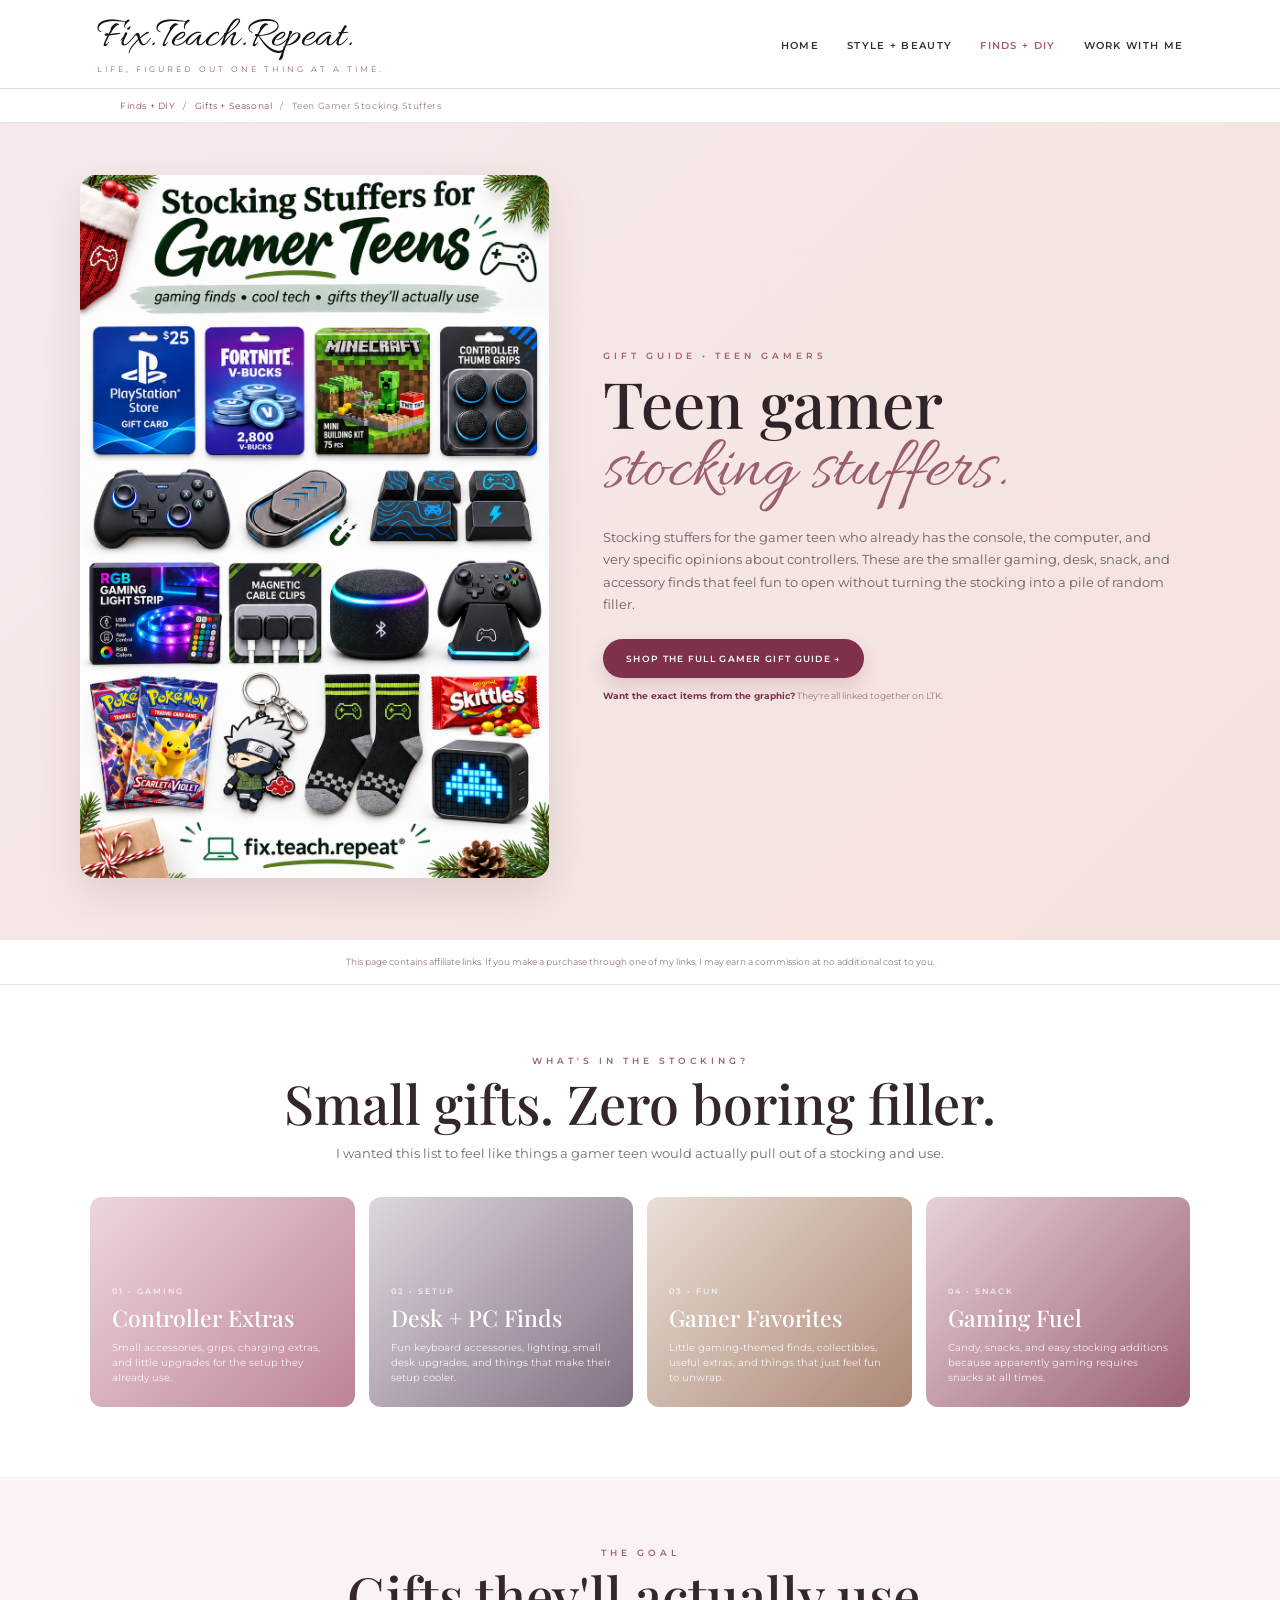
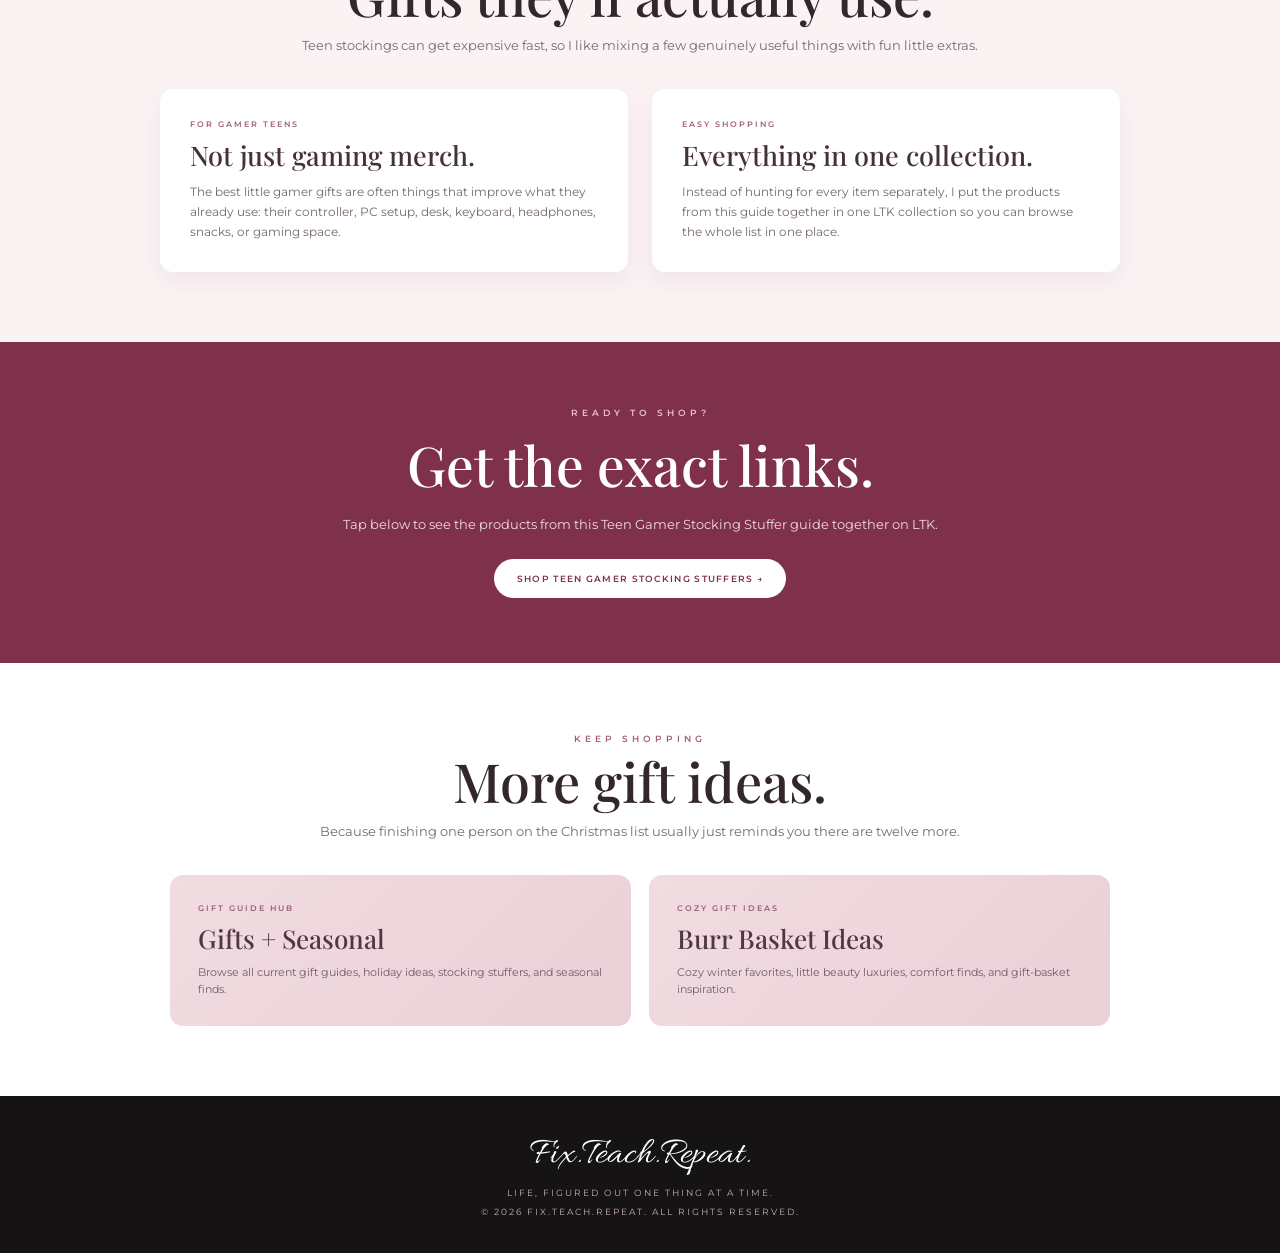
<file: diy/teen-gamer-stocking-stuffers.html>
<!DOCTYPE html>
<html lang="en">

<head>

<meta charset="UTF-8">

<meta
    name="viewport"
    content="width=device-width, initial-scale=1.0"
>

<title>Teen Gamer Stocking Stuffers | Fix.Teach.Repeat.</title>

<meta
    name="description"
    content="Shop teen gamer stocking stuffer ideas including gaming accessories, desk finds, snacks, controller extras, and fun gifts teenage gamers will actually use."
>

<meta
    name="robots"
    content="index, follow"
>

<link
    rel="canonical"
    href="https://fixteachrepeat.com/diy/teen-gamer-stocking-stuffers"
>


<!-- SOCIAL SHARE -->

<meta
    property="og:title"
    content="Teen Gamer Stocking Stuffers | Fix.Teach.Repeat."
>

<meta
    property="og:description"
    content="Gaming stocking stuffers for teen boys — useful accessories, fun finds, snacks, desk gear, and gifts they'll actually want."
>

<meta
    property="og:type"
    content="article"
>

<meta
    property="og:url"
    content="https://fixteachrepeat.com/diy/teen-gamer-stocking-stuffers"
>

<meta
    property="og:image"
    content="https://fixteachrepeat.com/images/teen-gamer-stocking-stuffers.png"
>


<meta
    name="twitter:card"
    content="summary_large_image"
>

<meta
    name="twitter:title"
    content="Teen Gamer Stocking Stuffers | Fix.Teach.Repeat."
>

<meta
    name="twitter:description"
    content="Gaming stocking stuffers for teen boys that don't feel like random filler."
>

<meta
    name="twitter:image"
    content="https://fixteachrepeat.com/images/teen-gamer-stocking-stuffers.png"
>


<link
    rel="icon"
    type="image/png"
    href="../favicon.png"
>


<link rel="preconnect" href="https://fonts.googleapis.com">

<link rel="preconnect" href="https://fonts.gstatic.com" crossorigin>

<link
    href="https://fonts.googleapis.com/css2?family=Allura&family=Montserrat:wght@400;500;600&family=Playfair+Display:wght@400;500;600&display=swap"
    rel="stylesheet"
>


<style>


* {
    box-sizing: border-box;
}


html {
    scroll-behavior: smooth;
}


body {
    margin: 0;

    background: #fbf6f2;

    color: #292326;

    font-family:
        'Montserrat',
        Arial,
        sans-serif;
}


img {
    max-width: 100%;
}


a {
    -webkit-tap-highlight-color:
        rgba(127,48,75,.12);
}



/* =========================
   HEADER
========================= */

header {
    background:
        rgba(255,255,255,.97);

    border-bottom:
        1px solid #ead9dc;
}


.header-main {
    max-width: 1240px;

    margin: auto;

    padding:
        18px 6% 14px;

    display: flex;

    justify-content:
        space-between;

    align-items: center;

    gap: 30px;
}


.brand {
    color: #171313;

    text-decoration: none;
}


.logo {
    font-family:
        'Allura',
        cursive;

    font-size: 44px;

    line-height: .9;
}


.tagline {
    margin-top: 6px;

    color: #9b5f70;

    font-size: 8px;

    letter-spacing: 3px;

    text-transform: uppercase;
}


nav {
    display: flex;

    align-items: center;

    justify-content: flex-end;

    flex-wrap: wrap;

    gap: 28px;
}


nav a {
    color: #392e32;

    text-decoration: none;

    font-size: 10px;

    font-weight: 600;

    letter-spacing: 1.3px;

    text-transform: uppercase;
}


nav a:hover,
nav a.active {
    color: #9b5f70;
}



/* =========================
   BREADCRUMB
========================= */

.breadcrumb-wrap {
    background: white;

    border-bottom:
        1px solid #f0e4e7;
}


.breadcrumb {
    max-width: 1080px;

    margin: auto;

    padding:
        11px 20px;

    color: #9b7d86;

    font-size: 9px;

    letter-spacing: .6px;
}


.breadcrumb a {
    color: #8f4f64;

    text-decoration: none;
}



/* =========================
   HERO
========================= */

.hero {
    padding:
        52px 5% 62px;

    background:
        linear-gradient(
            135deg,
            #f7e9ec,
            #f4e2dc
        );
}


.hero-inner {
    max-width: 1120px;

    margin: auto;

    display: grid;

    grid-template-columns:
        .88fr 1.12fr;

    gap: 54px;

    align-items: center;
}


.hero-image-wrap {
    max-width: 520px;

    margin: auto;

    overflow: hidden;

    border-radius: 16px;

    background: white;

    box-shadow:
        0 16px 40px
        rgba(65,40,48,.12);
}


.hero-image {
    width: 100%;

    display: block;
}


.hero-kicker {
    color: #a06275;

    font-size: 9px;

    font-weight: 600;

    letter-spacing: 4px;

    text-transform: uppercase;
}


.hero h1 {
    margin:
        10px 0 0;

    color: #302428;

    font-family:
        'Playfair Display',
        serif;

    font-size:
        clamp(44px,5vw,68px);

    font-weight: 500;

    line-height: .99;
}


.hero-script {
    display: block;

    margin-top: 4px;

    color: #9b5f70;

    font-family:
        'Allura',
        cursive;

    font-size:
        clamp(51px,5.8vw,76px);

    font-weight: 400;

    line-height: .9;
}


.hero-description {
    margin:
        21px 0 0;

    max-width: 570px;

    color: #705f64;

    font-size: 13px;

    line-height: 1.72;
}


.shop-button {
    display: inline-block;

    margin-top: 24px;

    padding:
        14px 23px;

    border-radius: 999px;

    background: #7f304b;

    color: white;

    text-decoration: none;

    font-size: 9px;

    font-weight: 600;

    letter-spacing: 1.3px;

    text-transform: uppercase;

    box-shadow:
        0 8px 18px
        rgba(127,48,75,.17);
}


.shop-button:hover {
    background: #69263e;
}


.quick-note {
    margin-top: 11px;

    color: #927b82;

    font-size: 9px;

    line-height: 1.5;
}


.quick-note strong {
    color: #7f304b;
}



/* =========================
   AFFILIATE NOTE
========================= */

.disclosure {
    padding:
        15px 20px;

    background: white;

    text-align: center;

    color: #907a81;

    font-size: 9px;

    line-height: 1.5;

    border-bottom:
        1px solid #efe2e5;
}



/* =========================
   WHAT'S INSIDE
========================= */

.section {
    padding:
        70px 5%;
}


.section.white {
    background: white;
}


.section.blush {
    background: #fbf2f4;
}


.section-heading {
    max-width: 720px;

    margin:
        0 auto 33px;

    text-align: center;
}


.section-kicker {
    color: #a06275;

    font-size: 9px;

    font-weight: 600;

    letter-spacing: 4px;

    text-transform: uppercase;
}


.section-heading h2 {
    margin:
        9px 0 11px;

    color: #34272b;

    font-family:
        'Playfair Display',
        serif;

    font-size:
        clamp(37px,4.5vw,54px);

    font-weight: 500;

    line-height: 1.04;
}


.section-heading p {
    margin: 0;

    color: #78696e;

    font-size: 13px;

    line-height: 1.7;
}


.idea-grid {
    max-width: 1100px;

    margin: auto;

    display: grid;

    grid-template-columns:
        repeat(4,1fr);

    gap: 14px;
}


.idea-card {
    min-height: 210px;

    padding: 22px;

    display: flex;

    flex-direction: column;

    justify-content: flex-end;

    border-radius: 12px;

    background:
        linear-gradient(
            135deg,
            #edd6dd,
            #bd8496
        );
}


.idea-card:nth-child(2) {
    background:
        linear-gradient(
            135deg,
            #ded7df,
            #817082
        );
}


.idea-card:nth-child(3) {
    background:
        linear-gradient(
            135deg,
            #eadfd7,
            #ac8775
        );
}


.idea-card:nth-child(4) {
    background:
        linear-gradient(
            135deg,
            #e6d1d8,
            #9c6174
        );
}


.idea-number {
    margin-bottom: 6px;

    color:
        rgba(255,255,255,.74);

    font-size: 8px;

    font-weight: 600;

    letter-spacing: 2px;

    text-transform: uppercase;
}


.idea-card h3 {
    margin:
        0 0 7px;

    color: white;

    font-family:
        'Playfair Display',
        serif;

    font-size: 23px;

    font-weight: 500;
}


.idea-card p {
    margin: 0;

    color:
        rgba(255,255,255,.86);

    font-size: 10px;

    line-height: 1.5;
}



/* =========================
   WHY THESE
========================= */

.why-layout {
    max-width: 960px;

    margin: auto;

    display: grid;

    grid-template-columns:
        1fr 1fr;

    gap: 24px;
}


.why-card {
    padding:
        30px;

    border-radius: 13px;

    background: white;

    box-shadow:
        0 9px 24px
        rgba(60,40,46,.06);
}


.why-label {
    color: #a06275;

    font-size: 8px;

    font-weight: 600;

    letter-spacing: 2px;

    text-transform: uppercase;
}


.why-card h3 {
    margin:
        8px 0 9px;

    color: #453238;

    font-family:
        'Playfair Display',
        serif;

    font-size: 27px;

    font-weight: 500;
}


.why-card p {
    margin: 0;

    color: #76676c;

    font-size: 12px;

    line-height: 1.65;
}



/* =========================
   BIG SHOP CTA
========================= */

.shop-section {
    padding:
        65px 20px;

    background: #7f304b;

    color: white;

    text-align: center;
}


.shop-inner {
    max-width: 760px;

    margin: auto;
}


.shop-label {
    color: #ebbec9;

    font-size: 9px;

    font-weight: 600;

    letter-spacing: 4px;

    text-transform: uppercase;
}


.shop-section h2 {
    margin:
        9px 0 12px;

    font-family:
        'Playfair Display',
        serif;

    font-size:
        clamp(38px,4.4vw,55px);

    font-weight: 500;
}


.shop-section p {
    max-width: 620px;

    margin: auto;

    color: #efdce1;

    font-size: 13px;

    line-height: 1.7;
}


.shop-section .shop-button {
    margin-top: 24px;

    background: white;

    color: #7f304b;

    box-shadow: none;
}



/* =========================
   MORE GUIDES
========================= */

.more-grid {
    max-width: 940px;

    margin: auto;

    display: grid;

    grid-template-columns:
        repeat(2,1fr);

    gap: 18px;
}


.more-card {
    padding:
        28px;

    border-radius: 13px;

    text-decoration: none;

    color: inherit;

    background:
        linear-gradient(
            135deg,
            #f0dce1,
            #ead0d7
        );

    transition:
        transform .2s ease;
}


.more-card:hover {
    transform:
        translateY(-3px);
}


.more-label {
    color: #956174;

    font-size: 8px;

    font-weight: 600;

    letter-spacing: 2px;

    text-transform: uppercase;
}


.more-card h3 {
    margin:
        8px 0 8px;

    color: #543642;

    font-family:
        'Playfair Display',
        serif;

    font-size: 26px;

    font-weight: 500;
}


.more-card p {
    margin: 0;

    color: #745c65;

    font-size: 11px;

    line-height: 1.55;
}



/* =========================
   FOOTER
========================= */

footer {
    padding:
        36px 20px;

    background: #151314;

    color: #c4afb5;

    text-align: center;
}


.footer-logo {
    color: white;

    font-family:
        'Allura',
        cursive;

    font-size: 38px;
}


footer p {
    margin:
        8px 0 0;

    font-size: 9px;

    letter-spacing: 2px;

    text-transform: uppercase;
}



/* =========================
   TABLET
========================= */

@media (max-width: 900px) {


    .header-main {
        flex-direction: column;

        padding:
            14px 14px 11px;

        gap: 10px;

        text-align: center;
    }


    .logo {
        font-size: 38px;
    }


    nav {
        justify-content: center;

        gap:
            7px 15px;
    }


    nav a {
        font-size: 9px;
    }


    .hero-inner {
        grid-template-columns: 1fr;

        gap: 32px;

        text-align: center;
    }


    .hero-copy {
        order: 1;
    }


    .hero-image-wrap {
        order: 2;

        width:
            min(100%,520px);
    }


    .hero-description {
        margin-left: auto;

        margin-right: auto;
    }


    .idea-grid {
        grid-template-columns:
            repeat(2,1fr);
    }


    .why-layout {
        grid-template-columns: 1fr;
    }

}



/* =========================
   MOBILE
========================= */

@media (max-width: 600px) {


    .tagline {
        letter-spacing: 2px;
    }


    nav {
        gap:
            6px 10px;
    }


    nav a {
        font-size: 8px;
    }


    .breadcrumb {
        padding:
            10px 15px;
    }


    .hero {
        padding:
            38px 18px 48px;
    }


    .hero h1 {
        font-size: 39px;
    }


    .hero-script {
        font-size: 48px;
    }


    .hero-description {
        font-size: 12px;
    }


    .shop-button {
        width: 100%;

        max-width: 330px;

        text-align: center;
    }


    .section {
        padding:
            55px 18px;
    }


    .section-heading h2 {
        font-size: 34px;
    }


    .idea-grid {
        grid-template-columns: 1fr;
    }


    .idea-card {
        min-height: 175px;
    }


    .why-card {
        padding:
            24px 20px;
    }


    .shop-section {
        padding:
            52px 20px;
    }


    .more-grid {
        grid-template-columns: 1fr;
    }

}

</style>



<!-- Pinterest Tag -->

<script>

!function(e){if(!window.pintrk){window.pintrk=function(){
window.pintrk.queue.push(Array.prototype.slice.call(arguments))};
var n=window.pintrk;n.queue=[],n.version="3.0";
var t=document.createElement("script");t.async=!0;t.src=e;
var r=document.getElementsByTagName("script")[0];
r.parentNode.insertBefore(t,r)}}("https://s.pinimg.com/ct/core.js");

pintrk('load', '2613752332182');
pintrk('page');

</script>


<noscript>

<img
    height="1"
    width="1"
    style="display:none;"
    alt=""
    src="https://ct.pinterest.com/v3/?event=init&tid=2613752332182&noscript=1"
/>

</noscript>


</head>



<body>



<header>


<div class="header-main">


<a
    href="/"
    class="brand"
>


<div class="logo">
    Fix.Teach.Repeat.
</div>


<div class="tagline">
    Life, figured out one thing at a time.
</div>


</a>



<nav>


<a href="/">
    Home
</a>


<a href="/beauty/beauty">
    Style + Beauty
</a>


<a
    href="/diy/diy"
    class="active"
>
    Finds + DIY
</a>


<a href="/work-with-me">
    Work With Me
</a>


</nav>


</div>


</header>



<div class="breadcrumb-wrap">


<div class="breadcrumb">

<a href="/diy/diy">
Finds + DIY
</a>

&nbsp; / &nbsp;

<a href="/diy/gifts-seasonal">
Gifts + Seasonal
</a>

&nbsp; / &nbsp;

Teen Gamer Stocking Stuffers

</div>


</div>



<main>



<!-- =========================
     HERO
========================= -->

<section class="hero">


<div class="hero-inner">



<div class="hero-image-wrap">


<img
    src="../images/teen-gamer-stocking-stuffers.png"
    alt="Teen gamer stocking stuffer gift guide"
    class="hero-image"
>


</div>



<div class="hero-copy">


<div class="hero-kicker">
    Gift Guide • Teen Gamers
</div>


<h1>

    Teen gamer

    <span class="hero-script">
        stocking stuffers.
    </span>

</h1>


<p class="hero-description">

    Stocking stuffers for the gamer teen
    who already has the console,
    the computer, and very specific opinions
    about controllers.

    These are the smaller gaming,
    desk, snack, and accessory finds
    that feel fun to open
    without turning the stocking into
    a pile of random filler.

</p>


<a
    href="https://liketk.it/6sjiC?utm_campaign=missing-template-id&utm_source=ioscreatorapp"
    target="_blank"
    rel="noopener noreferrer sponsored"
    class="shop-button"
>
    Shop the Full Gamer Gift Guide →
</a>


<div class="quick-note">

    <strong>Want the exact items from the graphic?</strong>
    They're all linked together on LTK.

</div>


</div>


</div>


</section>



<div class="disclosure">

This page contains affiliate links.
If you make a purchase through one of my links,
I may earn a commission at no additional cost to you.

</div>



<!-- =========================
     WHAT'S INSIDE
========================= -->

<section class="section white">


<div class="section-heading">


<div class="section-kicker">
    What's in the Stocking?
</div>


<h2>
    Small gifts. Zero boring filler.
</h2>


<p>

    I wanted this list to feel like
    things a gamer teen would actually
    pull out of a stocking and use.

</p>


</div>



<div class="idea-grid">



<div class="idea-card">


<div class="idea-number">
    01 • GAMING
</div>


<h3>
    Controller Extras
</h3>


<p>

    Small accessories,
    grips, charging extras,
    and little upgrades
    for the setup they already use.

</p>


</div>



<div class="idea-card">


<div class="idea-number">
    02 • SETUP
</div>


<h3>
    Desk + PC Finds
</h3>


<p>

    Fun keyboard accessories,
    lighting, small desk upgrades,
    and things that make their setup cooler.

</p>


</div>



<div class="idea-card">


<div class="idea-number">
    03 • FUN
</div>


<h3>
    Gamer Favorites
</h3>


<p>

    Little gaming-themed finds,
    collectibles, useful extras,
    and things that just feel fun to unwrap.

</p>


</div>



<div class="idea-card">


<div class="idea-number">
    04 • SNACK
</div>


<h3>
    Gaming Fuel
</h3>


<p>

    Candy, snacks,
    and easy stocking additions
    because apparently gaming
    requires snacks at all times.

</p>


</div>


</div>


</section>



<!-- =========================
     WHY THESE
========================= -->

<section class="section blush">


<div class="section-heading">


<div class="section-kicker">
    The Goal
</div>


<h2>
    Gifts they'll actually use.
</h2>


<p>

    Teen stockings can get expensive fast,
    so I like mixing a few genuinely useful things
    with fun little extras.

</p>


</div>



<div class="why-layout">



<div class="why-card">


<div class="why-label">
    For Gamer Teens
</div>


<h3>
    Not just gaming merch.
</h3>


<p>

    The best little gamer gifts are often
    things that improve what they already use:
    their controller, PC setup,
    desk, keyboard, headphones,
    snacks, or gaming space.

</p>


</div>



<div class="why-card">


<div class="why-label">
    Easy Shopping
</div>


<h3>
    Everything in one collection.
</h3>


<p>

    Instead of hunting for every item separately,
    I put the products from this guide together
    in one LTK collection so you can browse
    the whole list in one place.

</p>


</div>


</div>


</section>



<!-- =========================
     SHOP CTA
========================= -->

<section class="shop-section">


<div class="shop-inner">


<div class="shop-label">
    Ready to Shop?
</div>


<h2>
    Get the exact links.
</h2>


<p>

    Tap below to see the products
    from this Teen Gamer Stocking Stuffer guide
    together on LTK.

</p>


<a
    href="https://liketk.it/6sjiC?utm_campaign=missing-template-id&utm_source=ioscreatorapp"
    target="_blank"
    rel="noopener noreferrer sponsored"
    class="shop-button"
>
    Shop Teen Gamer Stocking Stuffers →
</a>


</div>


</section>



<!-- =========================
     MORE GIFT GUIDES
========================= -->

<section class="section white">


<div class="section-heading">


<div class="section-kicker">
    Keep Shopping
</div>


<h2>
    More gift ideas.
</h2>


<p>

    Because finishing one person
    on the Christmas list
    usually just reminds you
    there are twelve more.

</p>


</div>



<div class="more-grid">



<a
    href="/diy/gifts-seasonal"
    class="more-card"
>


<div class="more-label">
    Gift Guide Hub
</div>


<h3>
    Gifts + Seasonal
</h3>


<p>

    Browse all current gift guides,
    holiday ideas,
    stocking stuffers,
    and seasonal finds.

</p>


</a>



<a
    href="/diy/burr-basket-ideas"
    class="more-card"
>


<div class="more-label">
    Cozy Gift Ideas
</div>


<h3>
    Burr Basket Ideas
</h3>


<p>

    Cozy winter favorites,
    little beauty luxuries,
    comfort finds,
    and gift-basket inspiration.

</p>


</a>


</div>


</section>


</main>



<footer>


<div class="footer-logo">
    Fix.Teach.Repeat.
</div>


<p>
    Life, figured out one thing at a time.
</p>


<p>
    © 2026 Fix.Teach.Repeat. All rights reserved.
</p>


</footer>



<script>

/* =========================================
   LOCAL USB TESTING
========================================= */

if (window.location.protocol === "file:") {

    const localLinks = {

        "/":
            "../index.html",

        "/beauty/beauty":
            "../beauty/beauty.html",

        "/beauty/style":
            "../beauty/style.html",

        "/diy/diy":
            "diy.html",

        "/diy/gifts-seasonal":
            "gifts-seasonal.html",

        "/diy/teen-gamer-stocking-stuffers":
            "teen-gamer-stocking-stuffers.html",

        "/diy/burr-basket-ideas":
            "burr-basket-ideas.html",

        "/work-with-me":
            "../work-with-me.html"

    };


    document
        .querySelectorAll("a[href]")
        .forEach(function(link) {

            const href =
                link.getAttribute("href");


            if (localLinks[href]) {

                link.setAttribute(
                    "href",
                    localLinks[href]
                );

            }

        });

}

</script>


</body>

</html>
</file>
